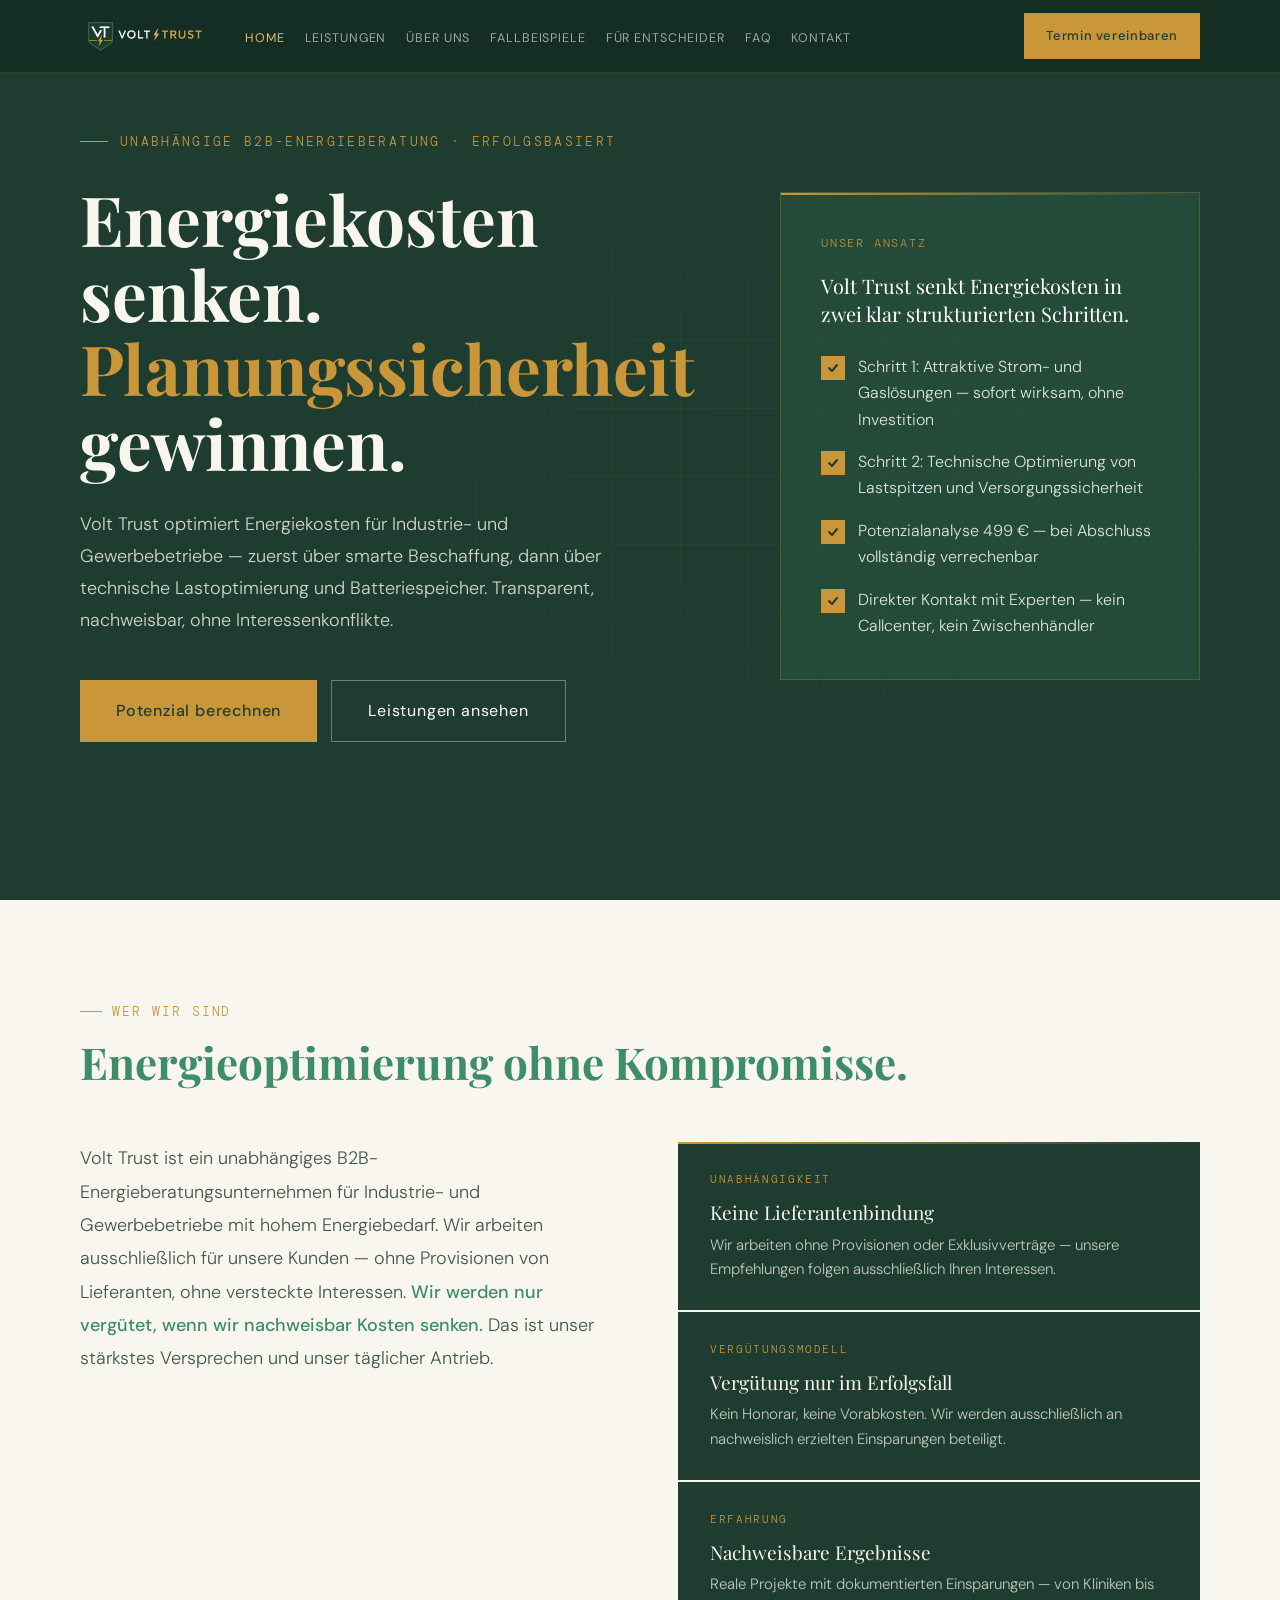
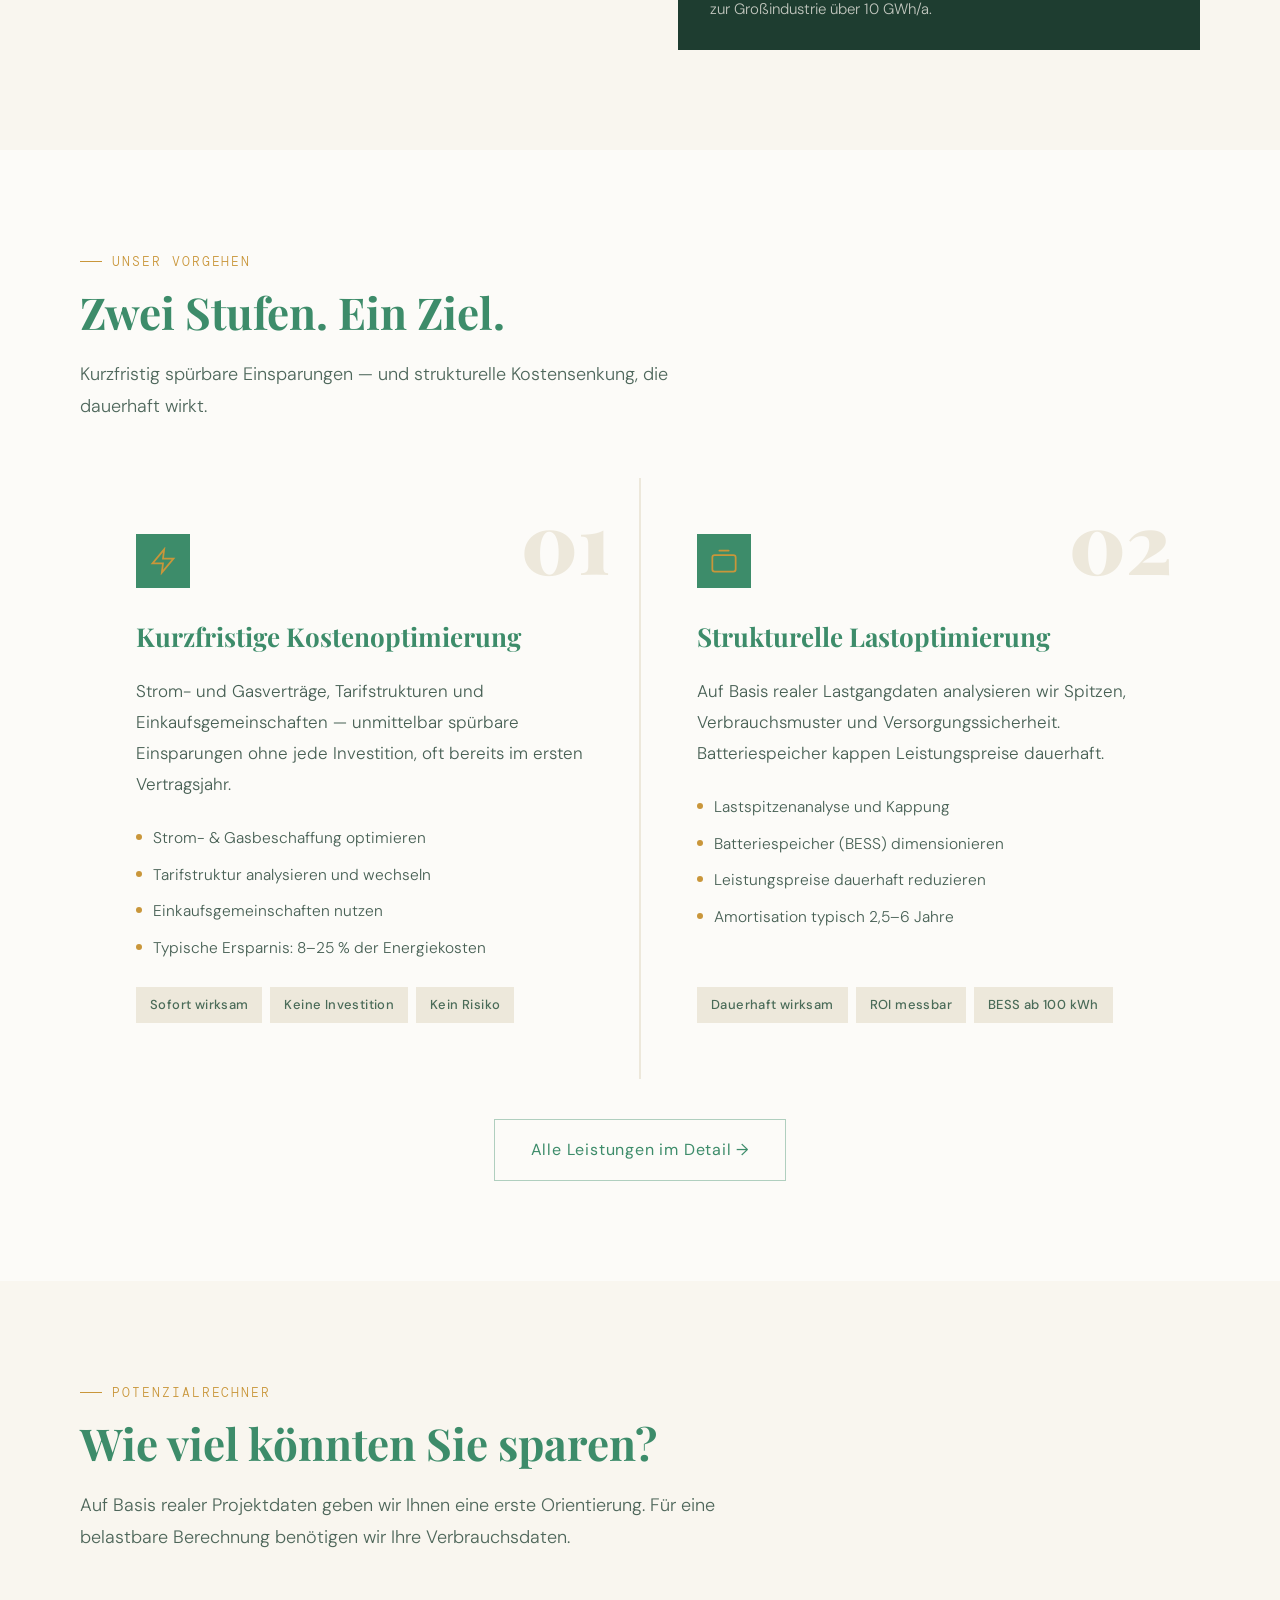
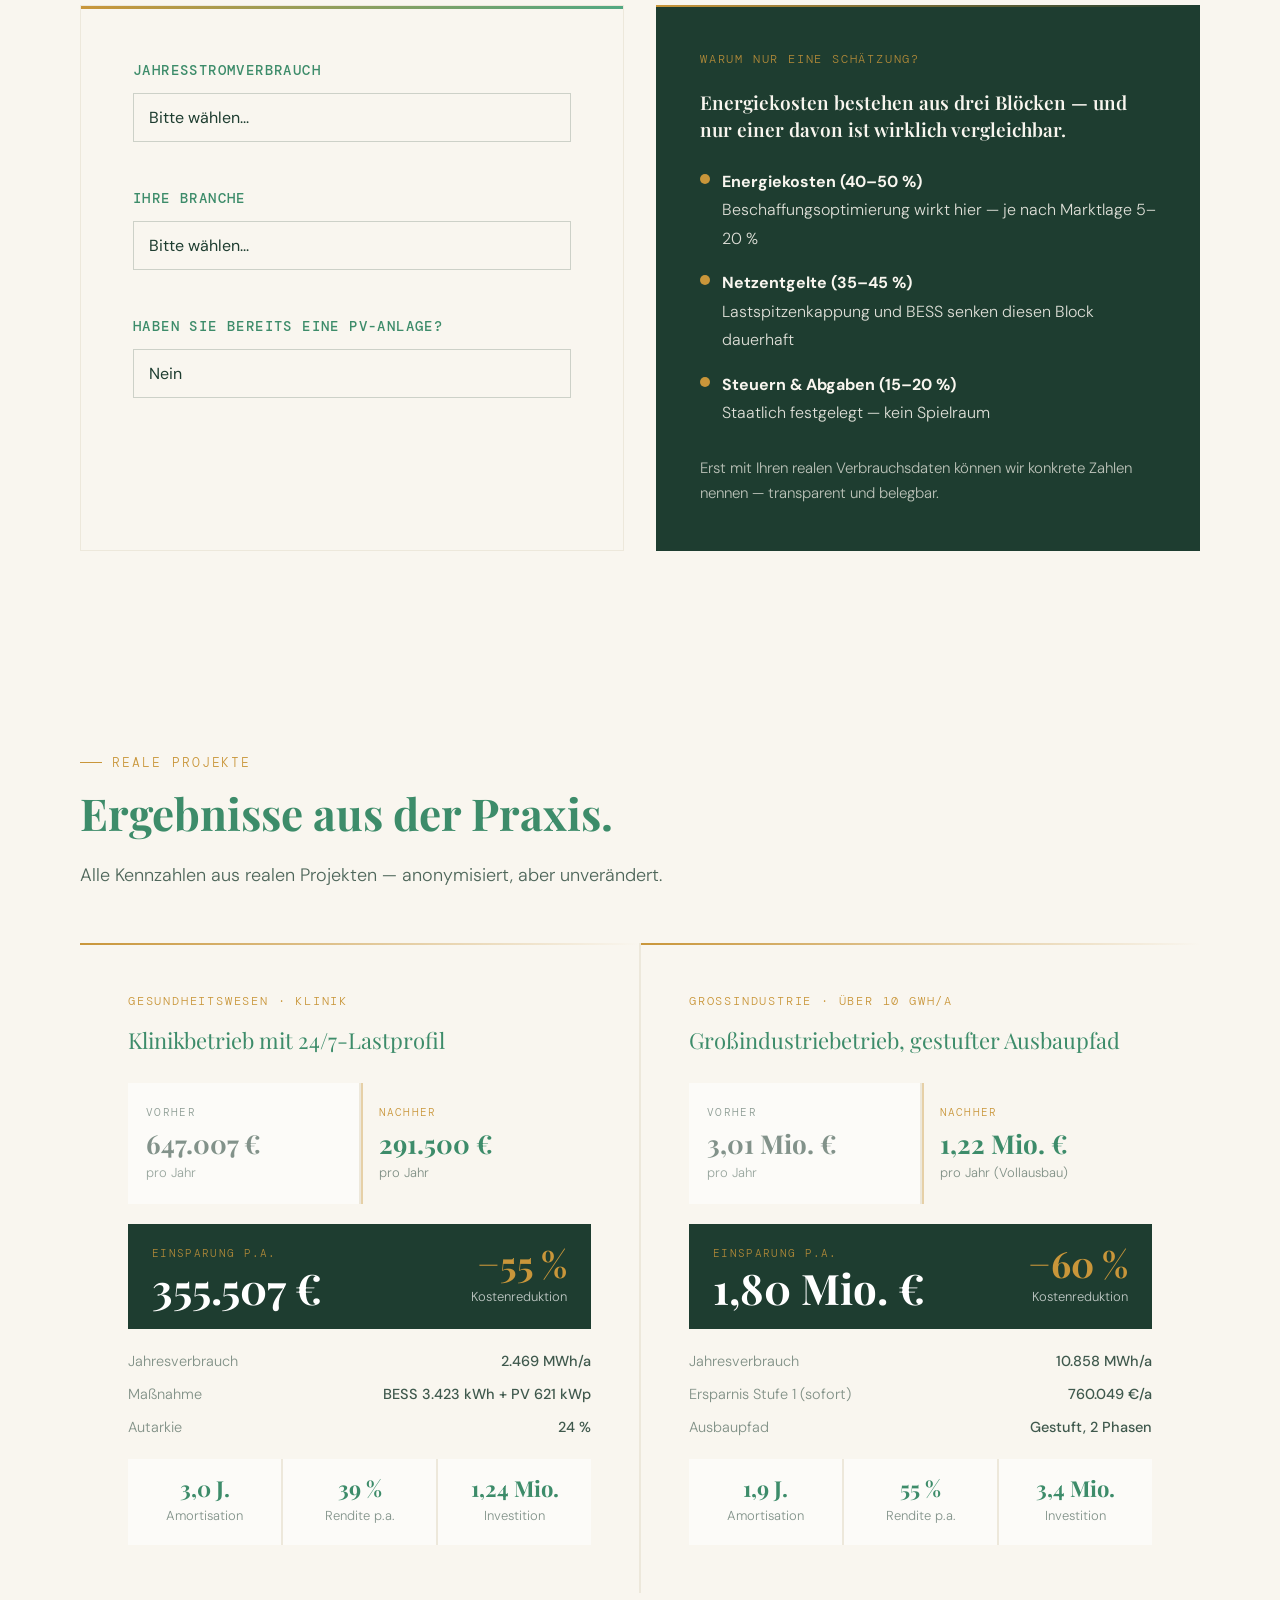
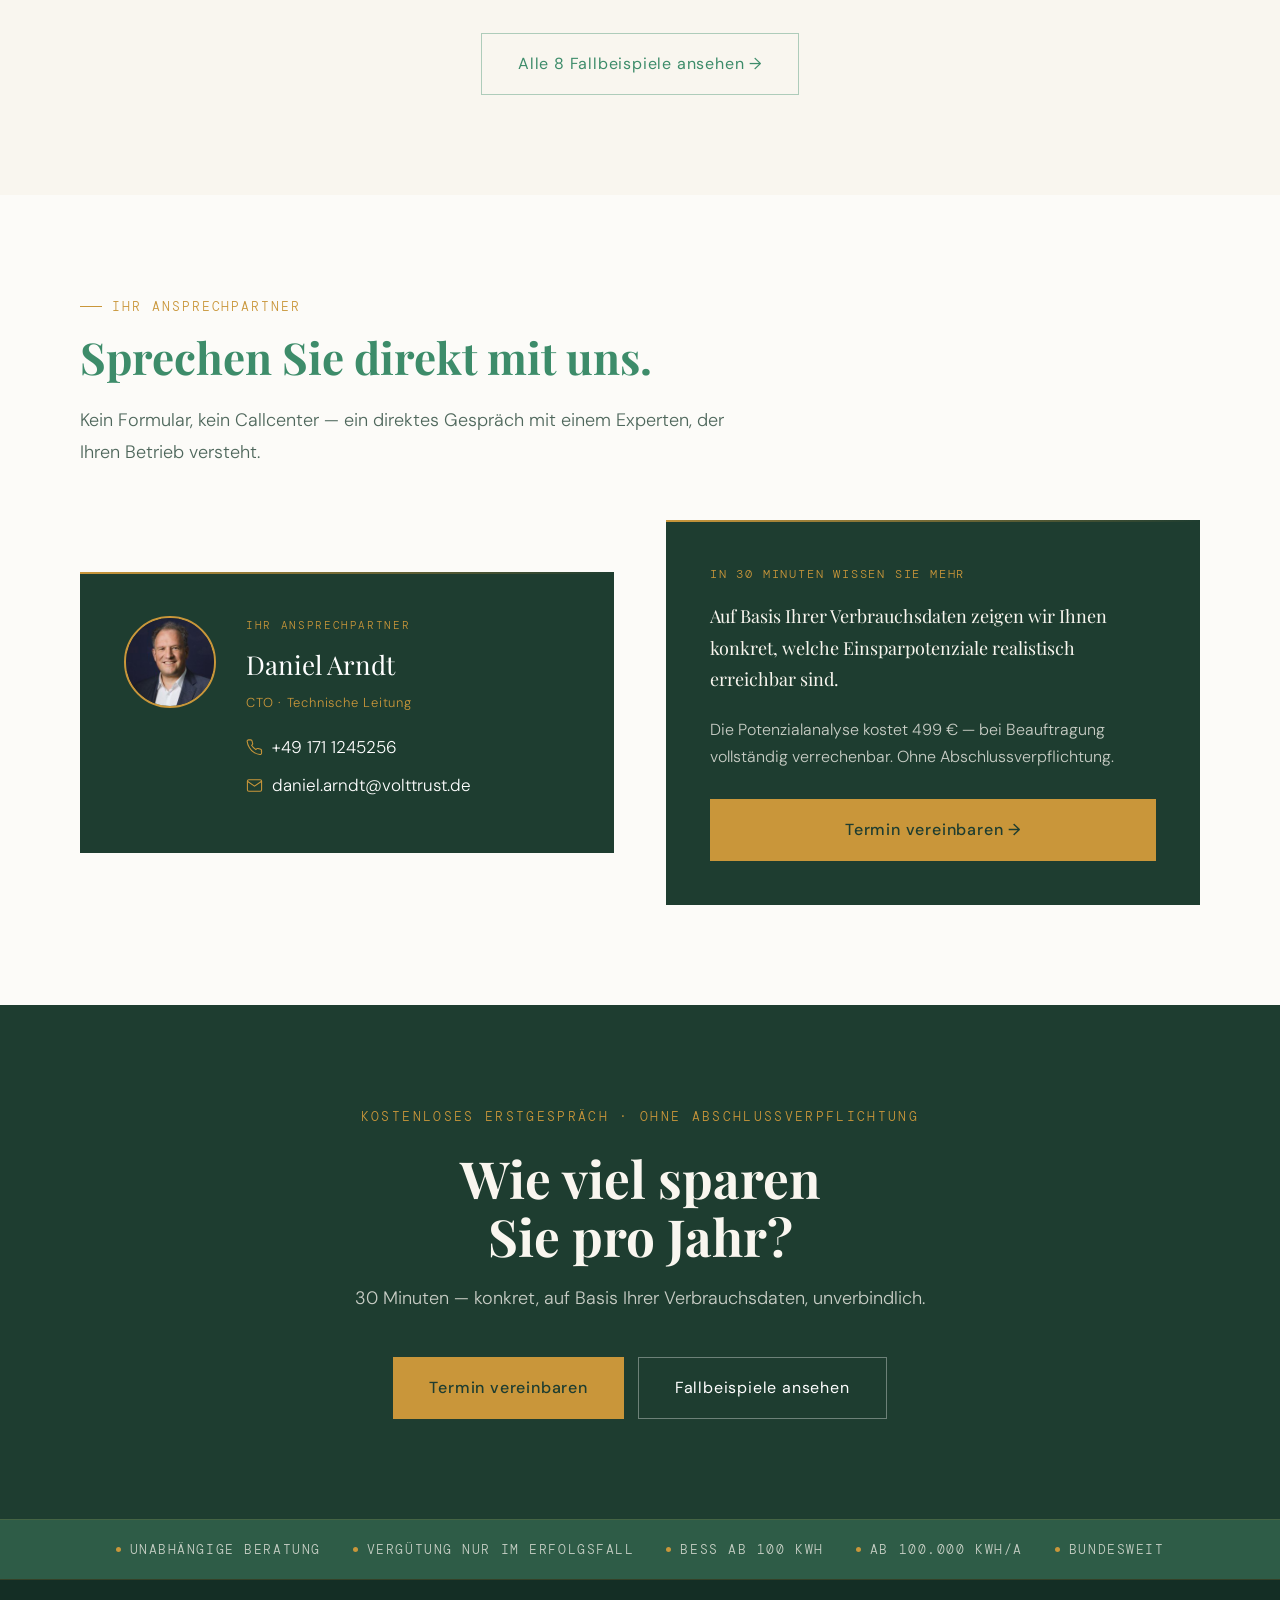
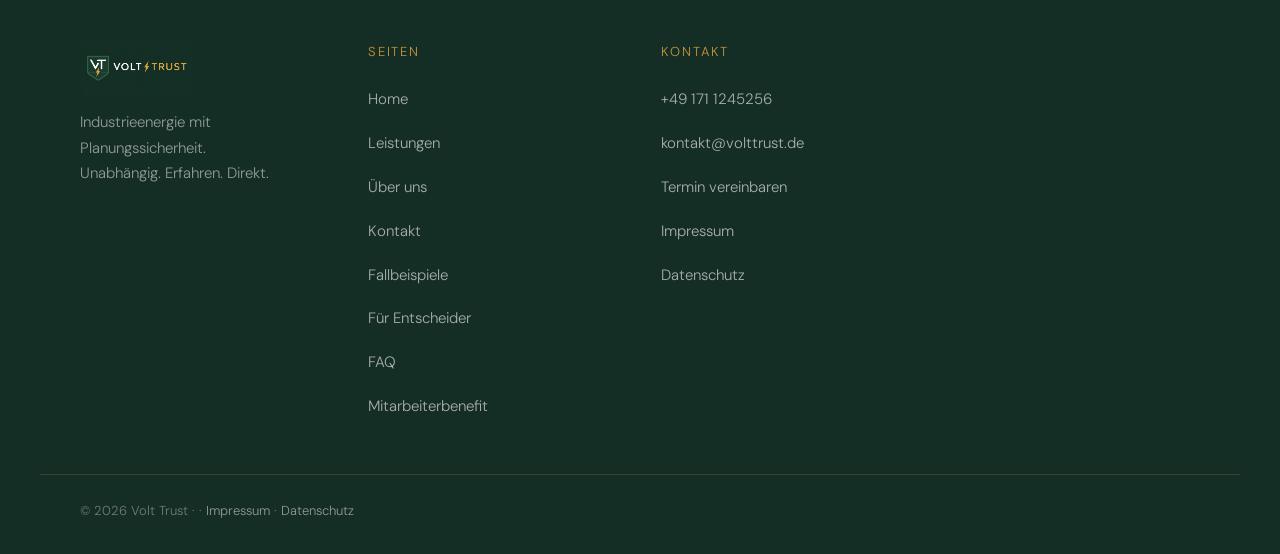
<file: index.html>
<!DOCTYPE html>
<html lang="de">
<head>
<meta charset="UTF-8">
<meta name="viewport" content="width=device-width, initial-scale=1.0">
<meta name="description" content="Volt Trust – Industrieenergie mit Planungssicherheit. Transparent, unabhängig, erfolgsbasiert.">
<title>Volt Trust – Industrieenergie mit Planungssicherheit</title>
<link rel="stylesheet" href="style.css">
<style>
/* ===== HERO ===== */
.hero{min-height:100vh;background:var(--ink);display:flex;align-items:center;position:relative;overflow:hidden;padding-top:72px}
.hero-grid{position:absolute;inset:0;background-image:linear-gradient(rgba(201,150,58,.06) 1px,transparent 1px),linear-gradient(90deg,rgba(201,150,58,.06) 1px,transparent 1px);background-size:68px 68px;mask-image:radial-gradient(ellipse 80% 70% at 65% 50%,black 10%,transparent 68%)}
.hero-glow{position:absolute;top:-200px;right:-140px;width:720px;height:720px;border-radius:50%;background:radial-gradient(ellipse,rgba(30,61,48,.45) 0%,transparent 70%);pointer-events:none}
.hero-content{position:relative;z-index:2;max-width:1200px;margin:0 auto;padding:0 40px;display:grid;grid-template-columns:1fr 420px;gap:76px;align-items:center}
.hero-eyebrow{font-family:'DM Mono',monospace;font-size:13px;letter-spacing:.18em;text-transform:uppercase;color:var(--gold);margin-bottom:28px;display:flex;align-items:center;gap:12px;animation:fadeUp .55s ease both}
.hero-eyebrow::before{content:'';display:block;width:28px;height:1px;background:var(--gold)}
.hero h1{font-family:'Playfair Display',serif;font-size:clamp(36px,5.4vw,72px);font-weight:700;line-height:1.08;color:var(--cream);margin-bottom:28px;animation:fadeUp .55s .1s ease both}
.hero h1 em{color:var(--gold);font-style:normal}
.hero-lead{font-size:18px;font-weight:300;line-height:1.78;color:rgba(249,246,239,.82);max-width:540px;margin-bottom:44px;animation:fadeUp .55s .2s ease both}
.hero-actions{display:flex;gap:14px;flex-wrap:wrap;animation:fadeUp .55s .3s ease both}
.hero-card{background:rgba(46,92,71,.45);border:1px solid rgba(201,150,58,.25);padding:40px;position:relative;animation:fadeUp .65s .15s ease both}
.hero-card::before{content:'';position:absolute;top:0;left:0;right:0;height:2px;background:linear-gradient(90deg,var(--gold),transparent)}
@keyframes fadeUp{from{opacity:0;transform:translateY(22px)}to{opacity:1;transform:translateY(0)}}

/* ===== WER WIR SIND ===== */
.wer-wir{background:var(--cream)}
.wer-grid{display:grid;grid-template-columns:1fr 1fr;gap:76px;align-items:start;margin-top:56px}
.wer-text p{font-size:18px;line-height:1.85;color:rgba(30,61,48,.85);margin-bottom:0}
.wer-text p strong{color:var(--green);font-weight:500}
.wer-box{background:var(--ink);padding:48px;position:relative}
.wer-box::before{content:'';position:absolute;top:0;left:0;right:0;height:2px;background:linear-gradient(90deg,var(--gold),transparent)}
.wer-box-label{font-family:'DM Mono',monospace;font-size:12px;letter-spacing:.15em;text-transform:uppercase;color:var(--gold);margin-bottom:18px}
.wer-box-title{font-family:'Playfair Display',serif;font-size:22px;color:#ffffff;margin-bottom:26px;line-height:1.4}
.wer-check{display:flex;flex-direction:column;gap:16px}
.wer-check-item{display:flex;gap:13px;align-items:flex-start}
.wer-check-badge{width:24px;height:24px;background:var(--gold);display:flex;align-items:center;justify-content:center;flex-shrink:0;margin-top:2px}
.wer-check-badge svg{width:12px;height:12px;stroke:var(--ink);fill:none;stroke-width:2;stroke-linecap:round;stroke-linejoin:round}
.wer-check-text{font-size:16px;color:rgba(255,255,255,.85);line-height:1.65}

/* ===== ZWEI STUFEN ===== */
.zwei-stufen{background:var(--mist)}
.stufen-grid{display:grid;grid-template-columns:1fr 1fr;gap:2px;background:var(--stone);margin-top:56px}
.stufe{background:var(--mist);padding:56px;position:relative;overflow:hidden;display:flex;flex-direction:column}
.stufe .stufe-detail{flex:1}
.stufe .tags{margin-top:26px}
.stufe::after{content:'';position:absolute;bottom:0;left:0;width:0;height:3px;background:var(--gold);transition:width .5s}
.stufe:hover::after{width:100%}
.stufe-num{font-family:'Playfair Display',serif;font-size:84px;font-weight:900;line-height:1;color:var(--stone);position:absolute;top:20px;right:28px}
.stufe-icon{width:54px;height:54px;background:var(--green);display:flex;align-items:center;justify-content:center;margin-bottom:26px}
.stufe-icon svg{width:28px;height:28px;stroke:var(--gold);fill:none;stroke-width:1.5;stroke-linecap:round}
.stufe-title{font-family:'Playfair Display',serif;font-size:26px;font-weight:700;color:var(--green);margin-bottom:16px}
.stufe-text{font-size:17px;line-height:1.82;color:rgba(30,61,48,.82);margin-bottom:26px}
.stufe-detail{display:flex;flex-direction:column;gap:11px}
.stufe-detail-item{display:flex;gap:11px;align-items:flex-start;font-size:15.5px;color:rgba(30,61,48,.82)}
.stufe-detail-item span:last-child{line-height:1.65}
.stufe-detail-dot{width:6px;height:6px;background:var(--gold);border-radius:50%;flex-shrink:0;margin-top:8px}

/* ===== CASES ===== */
.cases{background:var(--cream)}
.case-grid{display:grid;grid-template-columns:1fr 1fr;gap:2px;background:var(--stone);margin-top:52px}
.case-card{background:var(--cream);padding:48px;position:relative}
.case-card::before{content:'';position:absolute;top:0;left:0;right:0;height:2px;background:linear-gradient(90deg,var(--gold),transparent)}
.case-card-tag{font-family:'DM Mono',monospace;font-size:12px;letter-spacing:.15em;text-transform:uppercase;color:var(--gold);margin-bottom:14px}
.case-card-title{font-family:'Playfair Display',serif;font-size:22px;color:var(--green);margin-bottom:28px;line-height:1.3}
.case-metrics{display:flex;flex-direction:column;gap:10px;margin-bottom:24px;padding-bottom:24px;border-bottom:1px solid var(--stone)}
.case-metric{display:flex;justify-content:space-between;align-items:baseline}
.case-metric-label{font-size:15px;color:rgba(30,61,48,.6)}
.case-metric-val{font-size:16px;font-weight:500;color:rgba(30,61,48,.88)}
.case-saving{margin-bottom:22px}
.case-saving-label{font-family:'DM Mono',monospace;font-size:12px;letter-spacing:.12em;text-transform:uppercase;color:rgba(30,61,48,.6);margin-bottom:6px}
.case-saving-val{font-family:'Playfair Display',serif;font-size:38px;font-weight:700;color:var(--green);line-height:1}
.case-saving-sub{font-size:15px;color:var(--gold);margin-top:5px;font-weight:500}
.case-roi-row{display:flex;gap:2px;background:var(--stone)}
.case-roi-item{flex:1;background:var(--mist);padding:18px 12px;text-align:center}
.case-roi-val{font-family:'Playfair Display',serif;font-size:22px;font-weight:700;color:var(--green);display:block;line-height:1}
.case-roi-label{font-size:13px;color:rgba(30,61,48,.55);display:block;margin-top:5px}

/* ===== TRUST BAR (unten) ===== */
.trust-bar-bottom{background:var(--forest);border-top:1px solid rgba(201,150,58,.15);padding:18px 0}
.trust-bar-bottom .trust-inner{max-width:1200px;margin:0 auto;padding:0 40px;display:flex;flex-wrap:wrap;justify-content:center;align-items:center;gap:32px}
.trust-bar-bottom .trust-item{font-family:'DM Mono',monospace;font-size:13px;letter-spacing:.12em;text-transform:uppercase;color:rgba(249,246,239,.75);display:flex;align-items:center;gap:9px}
.trust-bar-bottom .trust-dot{width:5px;height:5px;border-radius:50%;background:var(--gold);flex-shrink:0}

/* ===== RECHNER ===== */
.rechner-wrap{width:100%;overflow:hidden}
.rechner-label{font-size:14px;font-family:'DM Mono',monospace;letter-spacing:.1em;text-transform:uppercase;color:var(--green);margin-bottom:10px;margin-top:22px}
.rechner-label:first-child{margin-top:0}
.rechner-select{width:100%;box-sizing:border-box;font-size:16px;padding:13px 15px;border:1px solid rgba(30,61,48,.2);background:var(--cream);color:var(--ink);font-family:'DM Sans',sans-serif;appearance:none;cursor:pointer}
.rechner-result{margin-top:28px;background:var(--ink);padding:32px;display:none}
.rechner-result.show{display:block}
.rechner-result-label{font-family:'DM Mono',monospace;font-size:12px;letter-spacing:.15em;text-transform:uppercase;color:var(--gold);margin-bottom:10px}
.rechner-result-range{font-family:'Playfair Display',serif;font-size:38px;font-weight:700;color:#ffffff;line-height:1;margin-bottom:14px}
.rechner-result-text{font-size:16px;color:rgba(249,246,239,.82);line-height:1.65;margin-bottom:20px}
.rechner-disclaimer{font-size:13px;color:rgba(249,246,239,.5);line-height:1.65;margin-top:16px;padding-top:16px;border-top:1px solid rgba(255,255,255,.1)}

/* ===== RECHNER GRID — Mobile Fix ===== */
.rechner-grid{display:grid;grid-template-columns:1fr 1fr;gap:32px;margin-top:52px}

/* ===== ANSP / CTA ===== */
.ansp-section{background:var(--mist)}
.ansp-inner{display:grid;grid-template-columns:1fr 1fr;gap:52px;align-items:center;margin-top:52px}
.cta-section{background:var(--ink)}
.cta-inner{text-align:center;max-width:680px;margin:0 auto}
.cta-eyebrow{font-family:'DM Mono',monospace;font-size:13px;letter-spacing:.18em;text-transform:uppercase;color:var(--gold);margin-bottom:22px}
.cta-title{font-family:'Playfair Display',serif;font-size:clamp(32px,4vw,52px);font-weight:700;color:var(--cream);line-height:1.12;margin-bottom:18px}
.cta-text{font-size:18px;line-height:1.76;color:rgba(249,246,239,.78);margin-bottom:42px}
.cta-actions{display:flex;gap:14px;justify-content:center;flex-wrap:wrap}

/* ===== SECTION GLOBALS ===== */
.section-label{font-family:'DM Mono',monospace;font-size:13px;letter-spacing:.15em;text-transform:uppercase;color:var(--gold);margin-bottom:14px}
.section-title{font-family:'Playfair Display',serif;font-size:clamp(28px,3.5vw,44px);font-weight:700;color:var(--green);line-height:1.12}
.section-title.light{color:var(--cream)}
.section-intro{font-size:18px;line-height:1.78;color:rgba(30,61,48,.78);max-width:660px;margin-top:16px}

/* ===== RESPONSIVE ===== */
@media(max-width:960px){
  .hero-content,.wer-grid,.stufen-grid,.case-grid,.ansp-inner,.rechner-grid{grid-template-columns:1fr}
  .hero-card{max-width:520px}
}
@media(max-width:600px){
  .hero-content{padding:0 20px}
  .hero h1{font-size:clamp(32px,8vw,48px)}
  .hero-lead{font-size:16px}
  .trust-bar-bottom .trust-inner{gap:16px}
  .rechner-grid{grid-template-columns:1fr}
}
</style>
</head>
<body>

<nav>
  <div class="nav-inner">
    <a href="index.html" class="nav-logo" style="background:none;">
      <img src="volt-trust-logo.png" alt="Volt Trust" style="height:64px;width:auto;display:block;">
    </a>
    <ul class="nav-links">
      <li><a href="index.html">Home</a></li>
      <li><a href="leistungen.html">Leistungen</a></li>
      <li><a href="ueber-uns.html">Über uns</a></li>
      <li><a href="fallbeispiele.html">Fallbeispiele</a></li>
      <li><a href="fuer-entscheider.html">Für Entscheider</a></li>
      <li><a href="faq.html">FAQ</a></li>
      <li><a href="kontakt.html">Kontakt</a></li>
    </ul>
    <a href="kontakt.html" class="nav-cta">Termin vereinbaren</a>
    <div class="nav-hamburger" id="hamburger"><span></span><span></span><span></span></div>
  </div>
</nav>
<div class="nav-mobile" id="navMobile">
  <a href="index.html">Home</a>
  <a href="leistungen.html">Leistungen</a>
  <a href="ueber-uns.html">Über uns</a>
  <a href="fallbeispiele.html">Fallbeispiele</a>
  <a href="fuer-entscheider.html">Für Entscheider</a>
  <a href="faq.html">FAQ</a>
  <a href="kontakt.html">Kontakt</a>
  <a href="kontakt.html" class="nav-cta">Termin vereinbaren</a>
</div>

<!-- 1 · HERO -->
<section class="hero">
  <div class="hero-grid"></div><div class="hero-glow"></div>
  <div class="hero-content">
    <div>
      <div class="hero-eyebrow">Unabhängige B2B-Energieberatung · Erfolgsbasiert</div>
      <h1>Energiekosten senken.<br><em>Planungssicherheit</em><br>gewinnen.</h1>
      <p class="hero-lead">Volt Trust optimiert Energiekosten für Industrie- und Gewerbebetriebe — zuerst über smarte Beschaffung, dann über technische Lastoptimierung und Batteriespeicher. Transparent, nachweisbar, ohne Interessenkonflikte.</p>
      <div class="hero-actions">
        <a href="#rechner" class="btn-primary">Potenzial berechnen</a>
        <a href="leistungen.html" class="btn-outline">Leistungen ansehen</a>
      </div>
    </div>
    <div class="hero-card">
      <div class="wer-box-label">Unser Ansatz</div>
      <div class="wer-box-title" style="font-family:'Playfair Display',serif;font-size:20px;color:#ffffff;margin-bottom:26px;line-height:1.4">Volt Trust senkt Energiekosten in zwei klar strukturierten Schritten.</div>
      <div class="wer-check">
        <div class="wer-check-item">
          <div class="wer-check-badge"><svg viewBox="0 0 12 12"><path d="M2 6 L5 9 L10 3"/></svg></div>
          <div class="wer-check-text">Schritt 1: Attraktive Strom- und Gaslösungen — sofort wirksam, ohne Investition</div>
        </div>
        <div class="wer-check-item">
          <div class="wer-check-badge"><svg viewBox="0 0 12 12"><path d="M2 6 L5 9 L10 3"/></svg></div>
          <div class="wer-check-text">Schritt 2: Technische Optimierung von Lastspitzen und Versorgungssicherheit</div>
        </div>
        <div class="wer-check-item">
          <div class="wer-check-badge"><svg viewBox="0 0 12 12"><path d="M2 6 L5 9 L10 3"/></svg></div>
          <div class="wer-check-text">Potenzialanalyse 499 € — bei Abschluss vollständig verrechenbar</div>
        </div>
        <div class="wer-check-item">
          <div class="wer-check-badge"><svg viewBox="0 0 12 12"><path d="M2 6 L5 9 L10 3"/></svg></div>
          <div class="wer-check-text">Direkter Kontakt mit Experten — kein Callcenter, kein Zwischenhändler</div>
        </div>
      </div>
    </div>
  </div>
</section>

<!-- 2 · WER WIR SIND -->
<section class="wer-wir">
  <div class="container">
    <div class="section-label">Wer wir sind</div>
    <h2 class="section-title">Energieoptimierung ohne Kompromisse.</h2>
    <div class="wer-grid">
      <div class="wer-text">
        <p>Volt Trust ist ein unabhängiges B2B-Energieberatungsunternehmen für Industrie- und Gewerbebetriebe mit hohem Energiebedarf. Wir arbeiten ausschließlich für unsere Kunden — ohne Provisionen von Lieferanten, ohne versteckte Interessen. <strong>Wir werden nur vergütet, wenn wir nachweisbar Kosten senken.</strong> Das ist unser stärkstes Versprechen und unser täglicher Antrieb.</p>
      </div>
      <div style="display:flex;flex-direction:column;gap:2px">
        <div style="background:var(--ink);padding:28px 32px;position:relative">
          <div style="position:absolute;top:0;left:0;right:0;height:2px;background:linear-gradient(90deg,var(--gold),transparent)"></div>
          <div style="font-family:'DM Mono',monospace;font-size:11px;letter-spacing:.15em;text-transform:uppercase;color:var(--gold);margin-bottom:10px">Unabhängigkeit</div>
          <div style="font-family:'Playfair Display',serif;font-size:19px;color:var(--cream);margin-bottom:8px;line-height:1.3">Keine Lieferantenbindung</div>
          <div style="font-size:15px;color:rgba(249,246,239,.75);line-height:1.65">Wir arbeiten ohne Provisionen oder Exklusivverträge — unsere Empfehlungen folgen ausschließlich Ihren Interessen.</div>
        </div>
        <div style="background:var(--ink);padding:28px 32px">
          <div style="font-family:'DM Mono',monospace;font-size:11px;letter-spacing:.15em;text-transform:uppercase;color:var(--gold);margin-bottom:10px">Vergütungsmodell</div>
          <div style="font-family:'Playfair Display',serif;font-size:19px;color:var(--cream);margin-bottom:8px;line-height:1.3">Vergütung nur im Erfolgsfall</div>
          <div style="font-size:15px;color:rgba(249,246,239,.75);line-height:1.65">Kein Honorar, keine Vorabkosten. Wir werden ausschließlich an nachweislich erzielten Einsparungen beteiligt.</div>
        </div>
        <div style="background:var(--ink);padding:28px 32px">
          <div style="font-family:'DM Mono',monospace;font-size:11px;letter-spacing:.15em;text-transform:uppercase;color:var(--gold);margin-bottom:10px">Erfahrung</div>
          <div style="font-family:'Playfair Display',serif;font-size:19px;color:var(--cream);margin-bottom:8px;line-height:1.3">Nachweisbare Ergebnisse</div>
          <div style="font-size:15px;color:rgba(249,246,239,.75);line-height:1.65">Reale Projekte mit dokumentierten Einsparungen — von Kliniken bis zur Großindustrie über 10 GWh/a.</div>
        </div>
      </div>
    </div>
  </div>
</section>

<!-- 3 · ZWEI STUFEN -->
<section class="zwei-stufen">
  <div class="container">
    <div class="section-label">Unser Vorgehen</div>
    <h2 class="section-title">Zwei Stufen. Ein Ziel.</h2>
    <p class="section-intro">Kurzfristig spürbare Einsparungen — und strukturelle Kostensenkung, die dauerhaft wirkt.</p>
    <div class="stufen-grid">
      <div class="stufe">
        <div class="stufe-num">01</div>
        <div class="stufe-icon"><svg viewBox="0 0 24 24"><path d="M13 2L3 14h9l-1 8 10-12h-9l1-8z"/></svg></div>
        <div class="stufe-title">Kurzfristige Kostenoptimierung</div>
        <p class="stufe-text">Strom- und Gasverträge, Tarifstrukturen und Einkaufsgemeinschaften — unmittelbar spürbare Einsparungen ohne jede Investition, oft bereits im ersten Vertragsjahr.</p>
        <div class="stufe-detail">
          <div class="stufe-detail-item"><span class="stufe-detail-dot"></span><span>Strom- &amp; Gasbeschaffung optimieren</span></div>
          <div class="stufe-detail-item"><span class="stufe-detail-dot"></span><span>Tarifstruktur analysieren und wechseln</span></div>
          <div class="stufe-detail-item"><span class="stufe-detail-dot"></span><span>Einkaufsgemeinschaften nutzen</span></div>
          <div class="stufe-detail-item"><span class="stufe-detail-dot"></span><span>Typische Ersparnis: 8–25 % der Energiekosten</span></div>
        </div>
        <div class="tags" style="margin-top:26px"><span class="tag">Sofort wirksam</span><span class="tag">Keine Investition</span><span class="tag">Kein Risiko</span></div>
      </div>
      <div class="stufe">
        <div class="stufe-num">02</div>
        <div class="stufe-icon"><svg viewBox="0 0 24 24"><rect x="2" y="7" width="20" height="14" rx="2"/><path d="M16 3H8"/></svg></div>
        <div class="stufe-title">Strukturelle Lastoptimierung</div>
        <p class="stufe-text">Auf Basis realer Lastgangdaten analysieren wir Spitzen, Verbrauchsmuster und Versorgungssicherheit. Batteriespeicher kappen Leistungspreise dauerhaft.</p>
        <div class="stufe-detail">
          <div class="stufe-detail-item"><span class="stufe-detail-dot"></span><span>Lastspitzenanalyse und Kappung</span></div>
          <div class="stufe-detail-item"><span class="stufe-detail-dot"></span><span>Batteriespeicher (BESS) dimensionieren</span></div>
          <div class="stufe-detail-item"><span class="stufe-detail-dot"></span><span>Leistungspreise dauerhaft reduzieren</span></div>
          <div class="stufe-detail-item"><span class="stufe-detail-dot"></span><span>Amortisation typisch 2,5–6 Jahre</span></div>
        </div>
        <div class="tags" style="margin-top:26px"><span class="tag">Dauerhaft wirksam</span><span class="tag">ROI messbar</span><span class="tag">BESS ab 100 kWh</span></div>
      </div>
    </div>
    <div style="text-align:center;margin-top:40px"><a href="leistungen.html" class="btn-outline dark">Alle Leistungen im Detail →</a></div>
  </div>
</section>

<!-- 4 · POTENZIALRECHNER -->
<section id="rechner" style="background:var(--cream)">
  <div class="container">
    <div class="section-label">Potenzialrechner</div>
    <h2 class="section-title">Wie viel könnten Sie sparen?</h2>
    <p class="section-intro">Auf Basis realer Projektdaten geben wir Ihnen eine erste Orientierung. Für eine belastbare Berechnung benötigen wir Ihre Verbrauchsdaten.</p>
    <div class="rechner-grid">
      <div class="rechner-wrap">
        <div class="rechner-label">Jahresstromverbrauch</div>
        <select class="rechner-select" id="rVerbrauch" onchange="calcPotenzial()">
          <option value="">Bitte wählen...</option>
          <option value="klein">100.000 – 300.000 kWh/a</option>
          <option value="mittel">300.000 – 1.000.000 kWh/a</option>
          <option value="gross">1.000.000 – 5.000.000 kWh/a</option>
          <option value="xl">über 5.000.000 kWh/a</option>
        </select>
        <div class="rechner-label">Ihre Branche</div>
        <select class="rechner-select" id="rBranche" onchange="calcPotenzial()">
          <option value="">Bitte wählen...</option>
          <option value="prod">Produktion / Metallverarbeitung / Kunststoff</option>
          <option value="food">Lebensmittel / Brauerei / Chemie</option>
          <option value="health">Gesundheitswesen / Krankenhaus / Pflege</option>
          <option value="logistik">Logistik / Kühlung / Lager</option>
          <option value="gebaeude">Großgebäude / Hotel / Bad / EKZ</option>
          <option value="filiale">Mehrstandorte / Filialstruktur</option>
          <option value="andere">Andere</option>
        </select>
        <div class="rechner-label">Haben Sie bereits eine PV-Anlage?</div>
        <select class="rechner-select" id="rPV" onchange="calcPotenzial()">
          <option value="nein">Nein</option>
          <option value="ja">Ja</option>
          <option value="geplant">Geplant</option>
        </select>
        <div id="rechnerResult" class="rechner-result">
          <div class="rechner-result-label">Geschätzte Ersparnis p.a.</div>
          <div class="rechner-result-range" id="rRange">–</div>
          <div class="rechner-result-text" id="rText">–</div>
          <a href="kontakt.html" class="btn-primary" style="width:100%;text-align:center;display:block;margin-top:20px">Jetzt genaue Berechnung anfragen →</a>
          <div class="rechner-disclaimer">Diese Schätzung basiert auf Richtwerten aus realen, abgeschlossenen Projekten und dient ausschließlich zur ersten Orientierung. Tatsächliche Einsparpotenziale hängen von Ihrem individuellen Verbrauchsprofil, bestehenden Verträgen und technischen Gegebenheiten ab — und werden in der Potenzialanalyse belastbar berechnet.</div>
        </div>
      </div>
      <div>
        <div style="background:var(--ink);padding:44px;position:relative;height:100%;box-sizing:border-box">
          <div style="position:absolute;top:0;left:0;right:0;height:2px;background:linear-gradient(90deg,var(--gold),transparent)"></div>
          <div style="font-family:'DM Mono',monospace;font-size:12px;letter-spacing:.15em;text-transform:uppercase;color:var(--gold);opacity:.85;margin-bottom:18px">Warum nur eine Schätzung?</div>
          <p style="font-size:19px;font-family:'Playfair Display',serif;color:var(--cream);margin-bottom:24px;line-height:1.45;font-weight:600">Energiekosten bestehen aus drei Blöcken — und nur einer davon ist wirklich vergleichbar.</p>
          <div style="display:flex;flex-direction:column;gap:16px;margin-bottom:28px">
            <div style="display:flex;gap:12px"><div style="width:10px;height:10px;background:var(--gold);border-radius:50%;flex-shrink:0;margin-top:6px"></div><div style="font-size:16px;color:rgba(249,246,239,.88)"><strong style="color:var(--cream)">Energiekosten (40–50 %)</strong><br>Beschaffungsoptimierung wirkt hier — je nach Marktlage 5–20 %</div></div>
            <div style="display:flex;gap:12px"><div style="width:10px;height:10px;background:var(--gold);border-radius:50%;flex-shrink:0;margin-top:6px"></div><div style="font-size:16px;color:rgba(249,246,239,.88)"><strong style="color:var(--cream)">Netzentgelte (35–45 %)</strong><br>Lastspitzenkappung und BESS senken diesen Block dauerhaft</div></div>
            <div style="display:flex;gap:12px"><div style="width:10px;height:10px;background:var(--gold);border-radius:50%;flex-shrink:0;margin-top:6px"></div><div style="font-size:16px;color:rgba(249,246,239,.88)"><strong style="color:var(--cream)">Steuern &amp; Abgaben (15–20 %)</strong><br>Staatlich festgelegt — kein Spielraum</div></div>
          </div>
          <p style="font-size:15px;color:rgba(249,246,239,.72);line-height:1.7">Erst mit Ihren realen Verbrauchsdaten können wir konkrete Zahlen nennen — transparent und belegbar.</p>
        </div>
      </div>
    </div>
  </div>
</section>

<!-- 5 · FALLBEISPIELE -->
<section class="cases">
  <div class="container">
    <div class="section-label">Reale Projekte</div>
    <h2 class="section-title">Ergebnisse aus der Praxis.</h2>
    <p class="section-intro">Alle Kennzahlen aus realen Projekten — anonymisiert, aber unverändert.</p>
    <div class="case-grid">
      <div class="case-card">
        <div class="case-card-tag">Gesundheitswesen · Klinik</div>
        <div class="case-card-title">Klinikbetrieb mit 24/7-Lastprofil</div>
        <div style="display:grid;grid-template-columns:1fr 1fr;gap:2px;background:var(--stone);margin-bottom:20px">
          <div style="background:var(--mist);padding:20px 18px">
            <div style="font-family:'DM Mono',monospace;font-size:11px;letter-spacing:.12em;text-transform:uppercase;color:rgba(30,61,48,.5);margin-bottom:8px">Vorher</div>
            <div style="font-family:'Playfair Display',serif;font-size:26px;font-weight:700;color:rgba(30,61,48,.55);line-height:1">647.007 €</div>
            <div style="font-size:13px;color:rgba(30,61,48,.45);margin-top:4px">pro Jahr</div>
          </div>
          <div style="background:var(--cream);padding:20px 18px;position:relative">
            <div style="position:absolute;top:0;left:0;bottom:0;width:2px;background:var(--gold);opacity:.4"></div>
            <div style="font-family:'DM Mono',monospace;font-size:11px;letter-spacing:.12em;text-transform:uppercase;color:var(--gold);margin-bottom:8px">Nachher</div>
            <div style="font-family:'Playfair Display',serif;font-size:26px;font-weight:700;color:var(--green);line-height:1">291.500 €</div>
            <div style="font-size:13px;color:rgba(30,61,48,.55);margin-top:4px">pro Jahr</div>
          </div>
        </div>
        <div style="background:var(--ink);padding:20px 24px;margin-bottom:20px;display:flex;align-items:center;justify-content:space-between">
          <div>
            <div style="font-family:'DM Mono',monospace;font-size:11px;letter-spacing:.12em;text-transform:uppercase;color:var(--gold);opacity:.85;margin-bottom:4px">Einsparung p.a.</div>
            <div style="font-family:'Playfair Display',serif;font-size:42px;font-weight:700;color:#ffffff;line-height:1">355.507 €</div>
          </div>
          <div style="text-align:right">
            <div style="font-family:'Playfair Display',serif;font-size:36px;font-weight:700;color:var(--gold);line-height:1">−55 %</div>
            <div style="font-size:13px;color:rgba(255,255,255,.72);margin-top:4px">Kostenreduktion</div>
          </div>
        </div>
        <div style="display:flex;flex-direction:column;gap:7px;margin-bottom:18px">
          <div style="display:flex;justify-content:space-between;font-size:14.5px">
            <span style="color:rgba(30,61,48,.55)">Jahresverbrauch</span>
            <span style="color:rgba(30,61,48,.85);font-weight:500">2.469 MWh/a</span>
          </div>
          <div style="display:flex;justify-content:space-between;font-size:14.5px">
            <span style="color:rgba(30,61,48,.55)">Maßnahme</span>
            <span style="color:rgba(30,61,48,.85);font-weight:500">BESS 3.423 kWh + PV 621 kWp</span>
          </div>
          <div style="display:flex;justify-content:space-between;font-size:14.5px">
            <span style="color:rgba(30,61,48,.55)">Autarkie</span>
            <span style="color:rgba(30,61,48,.85);font-weight:500">24 %</span>
          </div>
        </div>
        <div class="case-roi-row">
          <div class="case-roi-item"><span class="case-roi-val">3,0 J.</span><span class="case-roi-label">Amortisation</span></div>
          <div class="case-roi-item"><span class="case-roi-val">39 %</span><span class="case-roi-label">Rendite p.a.</span></div>
          <div class="case-roi-item"><span class="case-roi-val">1,24 Mio.</span><span class="case-roi-label">Investition</span></div>
        </div>
      </div>

      <div class="case-card">
        <div class="case-card-tag">Großindustrie · über 10 GWh/a</div>
        <div class="case-card-title">Großindustriebetrieb, gestufter Ausbaupfad</div>
        <div style="display:grid;grid-template-columns:1fr 1fr;gap:2px;background:var(--stone);margin-bottom:20px">
          <div style="background:var(--mist);padding:20px 18px">
            <div style="font-family:'DM Mono',monospace;font-size:11px;letter-spacing:.12em;text-transform:uppercase;color:rgba(30,61,48,.5);margin-bottom:8px">Vorher</div>
            <div style="font-family:'Playfair Display',serif;font-size:26px;font-weight:700;color:rgba(30,61,48,.55);line-height:1">3,01 Mio. €</div>
            <div style="font-size:13px;color:rgba(30,61,48,.45);margin-top:4px">pro Jahr</div>
          </div>
          <div style="background:var(--cream);padding:20px 18px;position:relative">
            <div style="position:absolute;top:0;left:0;bottom:0;width:2px;background:var(--gold);opacity:.4"></div>
            <div style="font-family:'DM Mono',monospace;font-size:11px;letter-spacing:.12em;text-transform:uppercase;color:var(--gold);margin-bottom:8px">Nachher</div>
            <div style="font-family:'Playfair Display',serif;font-size:26px;font-weight:700;color:var(--green);line-height:1">1,22 Mio. €</div>
            <div style="font-size:13px;color:rgba(30,61,48,.55);margin-top:4px">pro Jahr (Vollausbau)</div>
          </div>
        </div>
        <div style="background:var(--ink);padding:20px 24px;margin-bottom:20px;display:flex;align-items:center;justify-content:space-between">
          <div>
            <div style="font-family:'DM Mono',monospace;font-size:11px;letter-spacing:.12em;text-transform:uppercase;color:var(--gold);opacity:.85;margin-bottom:4px">Einsparung p.a.</div>
            <div style="font-family:'Playfair Display',serif;font-size:42px;font-weight:700;color:#ffffff;line-height:1">1,80 Mio. €</div>
          </div>
          <div style="text-align:right">
            <div style="font-family:'Playfair Display',serif;font-size:36px;font-weight:700;color:var(--gold);line-height:1">−60 %</div>
            <div style="font-size:13px;color:rgba(255,255,255,.72);margin-top:4px">Kostenreduktion</div>
          </div>
        </div>
        <div style="display:flex;flex-direction:column;gap:7px;margin-bottom:18px">
          <div style="display:flex;justify-content:space-between;font-size:14.5px">
            <span style="color:rgba(30,61,48,.55)">Jahresverbrauch</span>
            <span style="color:rgba(30,61,48,.85);font-weight:500">10.858 MWh/a</span>
          </div>
          <div style="display:flex;justify-content:space-between;font-size:14.5px">
            <span style="color:rgba(30,61,48,.55)">Ersparnis Stufe 1 (sofort)</span>
            <span style="color:rgba(30,61,48,.85);font-weight:500">760.049 €/a</span>
          </div>
          <div style="display:flex;justify-content:space-between;font-size:14.5px">
            <span style="color:rgba(30,61,48,.55)">Ausbaupfad</span>
            <span style="color:rgba(30,61,48,.85);font-weight:500">Gestuft, 2 Phasen</span>
          </div>
        </div>
        <div class="case-roi-row">
          <div class="case-roi-item"><span class="case-roi-val">1,9 J.</span><span class="case-roi-label">Amortisation</span></div>
          <div class="case-roi-item"><span class="case-roi-val">55 %</span><span class="case-roi-label">Rendite p.a.</span></div>
          <div class="case-roi-item"><span class="case-roi-val">3,4 Mio.</span><span class="case-roi-label">Investition</span></div>
        </div>
      </div>
    </div>
    <div style="text-align:center;margin-top:40px">
      <a href="fallbeispiele.html" class="btn-outline dark">Alle 8 Fallbeispiele ansehen →</a>
    </div>
  </div>
</section>

<!-- 6 · ANSPRECHPARTNER + CTA -->
<section class="ansp-section">
  <div class="container">
    <div class="section-label">Ihr Ansprechpartner</div>
    <h2 class="section-title">Sprechen Sie direkt mit uns.</h2>
    <p class="section-intro">Kein Formular, kein Callcenter — ein direktes Gespräch mit einem Experten, der Ihren Betrieb versteht.</p>
    <div class="ansp-inner">
      <div class="contact-person">
        <img src="daniel-arndt.png" alt="Daniel Arndt, CTO Volt Trust" class="contact-person-photo">
        <div>
          <div class="contact-person-label">Ihr Ansprechpartner</div>
          <div class="contact-person-name" style="color:#ffffff">Daniel Arndt</div>
          <div class="contact-person-role" style="color:var(--gold);font-size:13px;letter-spacing:.06em;text-transform:none">CTO · Technische Leitung</div>
          <a href="tel:+491711245256" class="contact-person-tel" style="color:#ffffff">
            <svg viewBox="0 0 24 24" style="stroke:var(--gold);fill:none;stroke-width:1.5;stroke-linecap:round"><path d="M22 16.92v3a2 2 0 0 1-2.18 2 19.79 19.79 0 0 1-8.63-3.07A19.5 19.5 0 0 1 4.69 12 19.79 19.79 0 0 1 1.63 3.4 2 2 0 0 1 3.6 1.22h3a2 2 0 0 1 2 1.72c.127.96.361 1.903.7 2.81a2 2 0 0 1-.45 2.11L7.91 8.91a16 16 0 0 0 6 6l.96-.96a2 2 0 0 1 2.11-.45c.907.339 1.85.573 2.81.7A2 2 0 0 1 21.73 16.92z"/></svg>
            +49 171 1245256
          </a>
          <a href="mailto:daniel.arndt@volttrust.de" class="contact-person-tel" style="color:#ffffff;margin-top:8px">
            <svg viewBox="0 0 24 24" style="stroke:var(--gold);fill:none;stroke-width:1.5;stroke-linecap:round"><path d="M4 4h16c1.1 0 2 .9 2 2v12c0 1.1-.9 2-2 2H4c-1.1 0-2-.9-2-2V6c0-1.1.9-2 2-2z"/><polyline points="22,6 12,13 2,6"/></svg>
            daniel.arndt@volttrust.de
          </a>
        </div>
      </div>
      <div>
        <div style="background:var(--ink);padding:44px;position:relative">
          <div style="position:absolute;top:0;left:0;right:0;height:2px;background:linear-gradient(90deg,var(--gold),transparent)"></div>
          <div style="font-family:'DM Mono',monospace;font-size:12px;letter-spacing:.15em;text-transform:uppercase;color:var(--gold);margin-bottom:16px">In 30 Minuten wissen Sie mehr</div>
          <p style="font-size:18px;line-height:1.75;color:var(--cream);margin-bottom:20px;font-family:'Playfair Display',serif">Auf Basis Ihrer Verbrauchsdaten zeigen wir Ihnen konkret, welche Einsparpotenziale realistisch erreichbar sind.</p>
          <p style="font-size:16px;line-height:1.72;color:rgba(249,246,239,.78);margin-bottom:28px">Die Potenzialanalyse kostet 499 € — bei Beauftragung vollständig verrechenbar. Ohne Abschlussverpflichtung.</p>
          <a href="kontakt.html" class="btn-primary" style="width:100%;text-align:center;display:block">Termin vereinbaren →</a>
        </div>
      </div>
    </div>
  </div>
</section>

<!-- CTA -->
<section class="cta-section">
  <div class="container">
    <div class="cta-inner">
      <div class="cta-eyebrow" style="color:var(--gold)">Kostenloses Erstgespräch · Ohne Abschlussverpflichtung</div>
      <h2 class="cta-title serif">Wie viel sparen<br>Sie pro Jahr?</h2>
      <p class="cta-text">30 Minuten — konkret, auf Basis Ihrer Verbrauchsdaten, unverbindlich.</p>
      <div class="cta-actions">
        <a href="kontakt.html" class="btn-primary">Termin vereinbaren</a>
        <a href="fallbeispiele.html" class="btn-outline">Fallbeispiele ansehen</a>
      </div>
    </div>
  </div>
</section>

<!-- TRUST BAR (unten, vor Footer) -->
<div class="trust-bar-bottom">
  <div class="trust-inner">
    <div class="trust-item"><span class="trust-dot"></span>Unabhängige Beratung</div>
    <div class="trust-item"><span class="trust-dot"></span>Vergütung nur im Erfolgsfall</div>
    <div class="trust-item"><span class="trust-dot"></span>BESS ab 100 kWh</div>
    <div class="trust-item"><span class="trust-dot"></span>Ab 100.000 kWh/a</div>
    <div class="trust-item"><span class="trust-dot"></span>Bundesweit</div>
  </div>
</div>

<footer>
  <div class="footer-top">
    <div>
      <div style="margin-bottom:14px">
        <img src="volt-trust-logo.png" alt="Volt Trust" style="height:56px;width:auto;display:block;">
      </div>
      <p class="footer-tagline">Industrieenergie mit Planungssicherheit.<br>Unabhängig. Erfahren. Direkt.</p>
    </div>
    <div>
      <div class="footer-col-title">Seiten</div>
      <ul class="footer-links">
        <li><a href="index.html">Home</a></li>
        <li><a href="leistungen.html">Leistungen</a></li>
        <li><a href="ueber-uns.html">Über uns</a></li>
        <li><a href="kontakt.html">Kontakt</a></li>
        <li><a href="fallbeispiele.html">Fallbeispiele</a></li>
        <li><a href="fuer-entscheider.html">Für Entscheider</a></li>
        <li><a href="faq.html">FAQ</a></li>
        <li><a href="mitarbeiterbenefit.html">Mitarbeiterbenefit</a></li>
      </ul>
    </div>
    <div>
      <div class="footer-col-title">Kontakt</div>
      <ul class="footer-links">
        <li><a href="tel:+491711245256">+49 171 1245256</a></li>
        <li><a href="mailto:kontakt@volttrust.de">kontakt@volttrust.de</a></li>
        <li><a href="kontakt.html">Termin vereinbaren</a></li>
        <li><a href="impressum.html">Impressum</a></li>
        <li><a href="datenschutz.html">Datenschutz</a></li>
      </ul>
    </div>
  </div>
  <div class="footer-bottom">
    <span class="footer-copy">© 2026 Volt Trust ·    <span class="footer-sep"> · </span>
    <a href="impressum.html">Impressum</a>
    <span class="footer-sep"> · </span>
    <a href="datenschutz.html">Datenschutz</a>
  </div>
</footer>

<script src="main.js"></script>
<script>
function calcPotenzial() {
  var verbrauch = document.getElementById('rVerbrauch').value;
  var branche   = document.getElementById('rBranche').value;
  var pv        = document.getElementById('rPV').value;
  var result    = document.getElementById('rechnerResult');
  var rRange    = document.getElementById('rRange');
  var rText     = document.getElementById('rText');

  if (!verbrauch || !branche) {
    result.classList.remove('show');
    return;
  }

  // Basiswerte aus realen Projekten (€ p.a.)
  var basis = {
    klein:  { min: 8000,   max: 25000  },
    mittel: { min: 25000,  max: 120000 },
    gross:  { min: 80000,  max: 500000 },
    xl:     { min: 300000, max: 1800000 }
  };

  // Branchen-Faktor
  var faktor = {
    prod:     1.25,
    food:     1.10,
    health:   1.20,
    logistik: 1.15,
    gebaeude: 1.05,
    filiale:  1.10,
    andere:   1.00
  };

  // PV-Bonus (Arbitrage-Potenzial)
  var pvBonus = (pv === 'ja') ? 1.12 : (pv === 'geplant') ? 1.06 : 1.00;

  var b   = basis[verbrauch];
  var f   = faktor[branche] || 1.0;
  var min = Math.round(b.min * f * pvBonus / 1000) * 1000;
  var max = Math.round(b.max * f * pvBonus / 1000) * 1000;

  function fmt(n) {
    return n >= 1000000
      ? (n / 1000000).toFixed(1).replace('.', ',') + ' Mio. €'
      : n.toLocaleString('de-DE') + ' €';
  }

  // Branchen-Kontexttext
  var texte = {
    prod:     'Produktionsbetriebe mit messbaren Lastspitzen erzielen durch Beschaffungsoptimierung und Lastmanagement typischerweise die höchsten Einsparungen.',
    food:     'In der Lebensmittel- und Chemieindustrie liegen die größten Hebel bei Netzentgelten und dynamischer Beschaffung.',
    health:   'Kliniken und Pflegeeinrichtungen profitieren besonders von stabiler 24/7-Versorgung kombiniert mit Lastoptimierung.',
    logistik: 'Kühl- und Lagerbetriebe haben durch steuerbare Lasten ein überdurchschnittliches Optimierungspotenzial.',
    gebaeude: 'Großgebäude mit hoher Grundlast profitieren vor allem von Tarifoptimierung und Lastspitzenkappung.',
    filiale:  'Mehrstandortstrukturen ermöglichen gebündelte Beschaffung mit deutlichen Mengenvorteilen.',
    andere:   'Auch in Ihrer Branche lassen sich durch Tarifoptimierung und Lastanalyse relevante Einsparungen erzielen.'
  };

  rRange.textContent = fmt(min) + ' – ' + fmt(max);
  rText.textContent  = texte[branche] || '';
  result.classList.add('show');
}
</script>
</body>
</html>
</file>
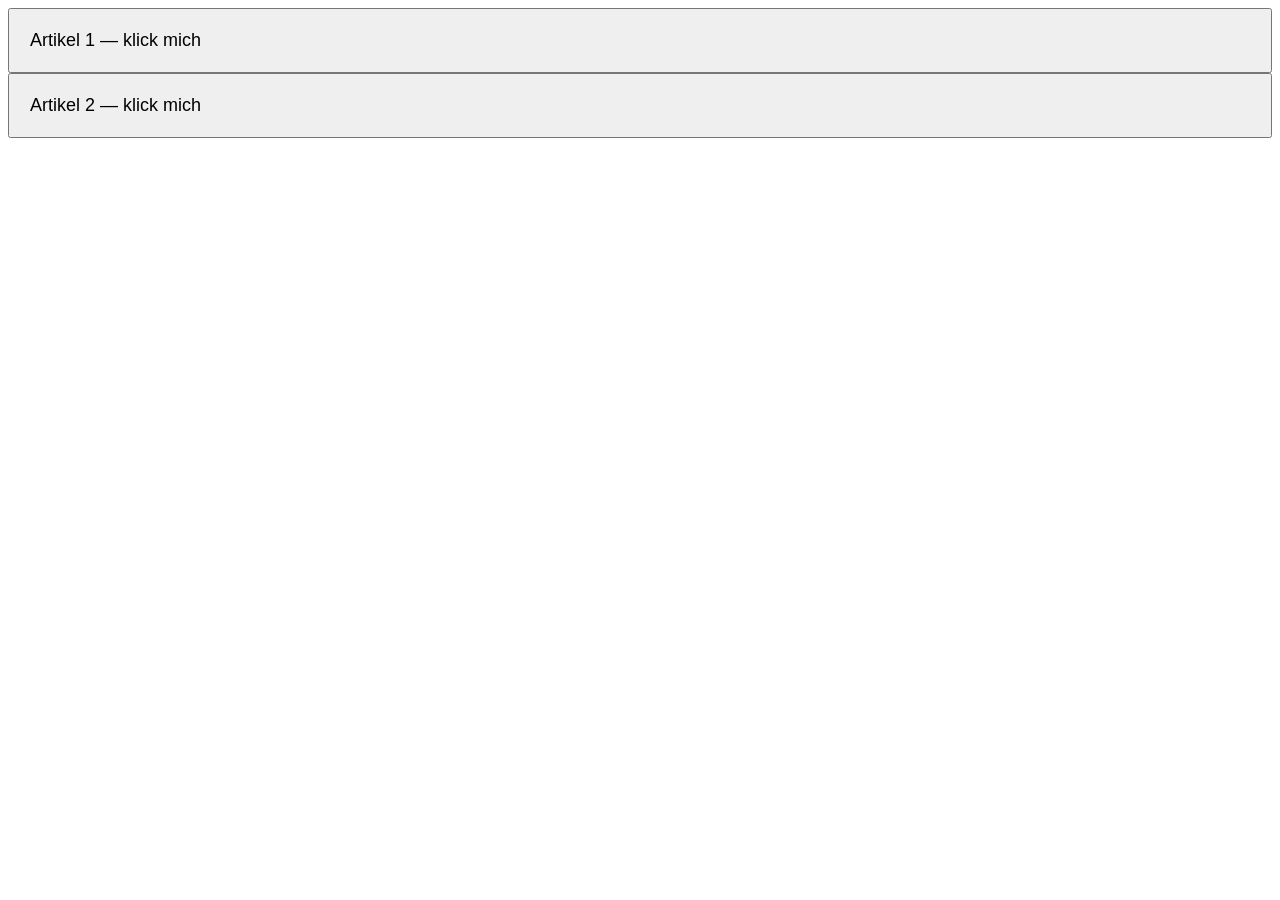
<file: accordion-test.html>
<!DOCTYPE html>
<html lang="de">
<head>
<meta charset="UTF-8">
<title>Accordion Test</title>
<script>
function toggleWissen(id) {
  alert('Funktion aufgerufen: ' + id);
  var content = document.getElementById('content-' + id);
  if (content.style.display === 'block') {
    content.style.display = 'none';
  } else {
    content.style.display = 'block';
  }
}
</script>
<style>
.wissen-content { display: none; }
button { padding: 20px; width: 100%; text-align: left; font-size: 18px; cursor: pointer; }
.wissen-article { padding: 20px; background: #eee; }
</style>
</head>
<body>

<div id="item-01">
  <button onclick="toggleWissen('01')">Artikel 1 — klick mich</button>
  <div class="wissen-content" id="content-01">
    <div class="wissen-article">Hier steht der Inhalt von Artikel 1.</div>
  </div>
</div>

<div id="item-02">
  <button onclick="toggleWissen('02')">Artikel 2 — klick mich</button>
  <div class="wissen-content" id="content-02">
    <div class="wissen-article">Hier steht der Inhalt von Artikel 2.</div>
  </div>
</div>

</body>
</html>
</file>
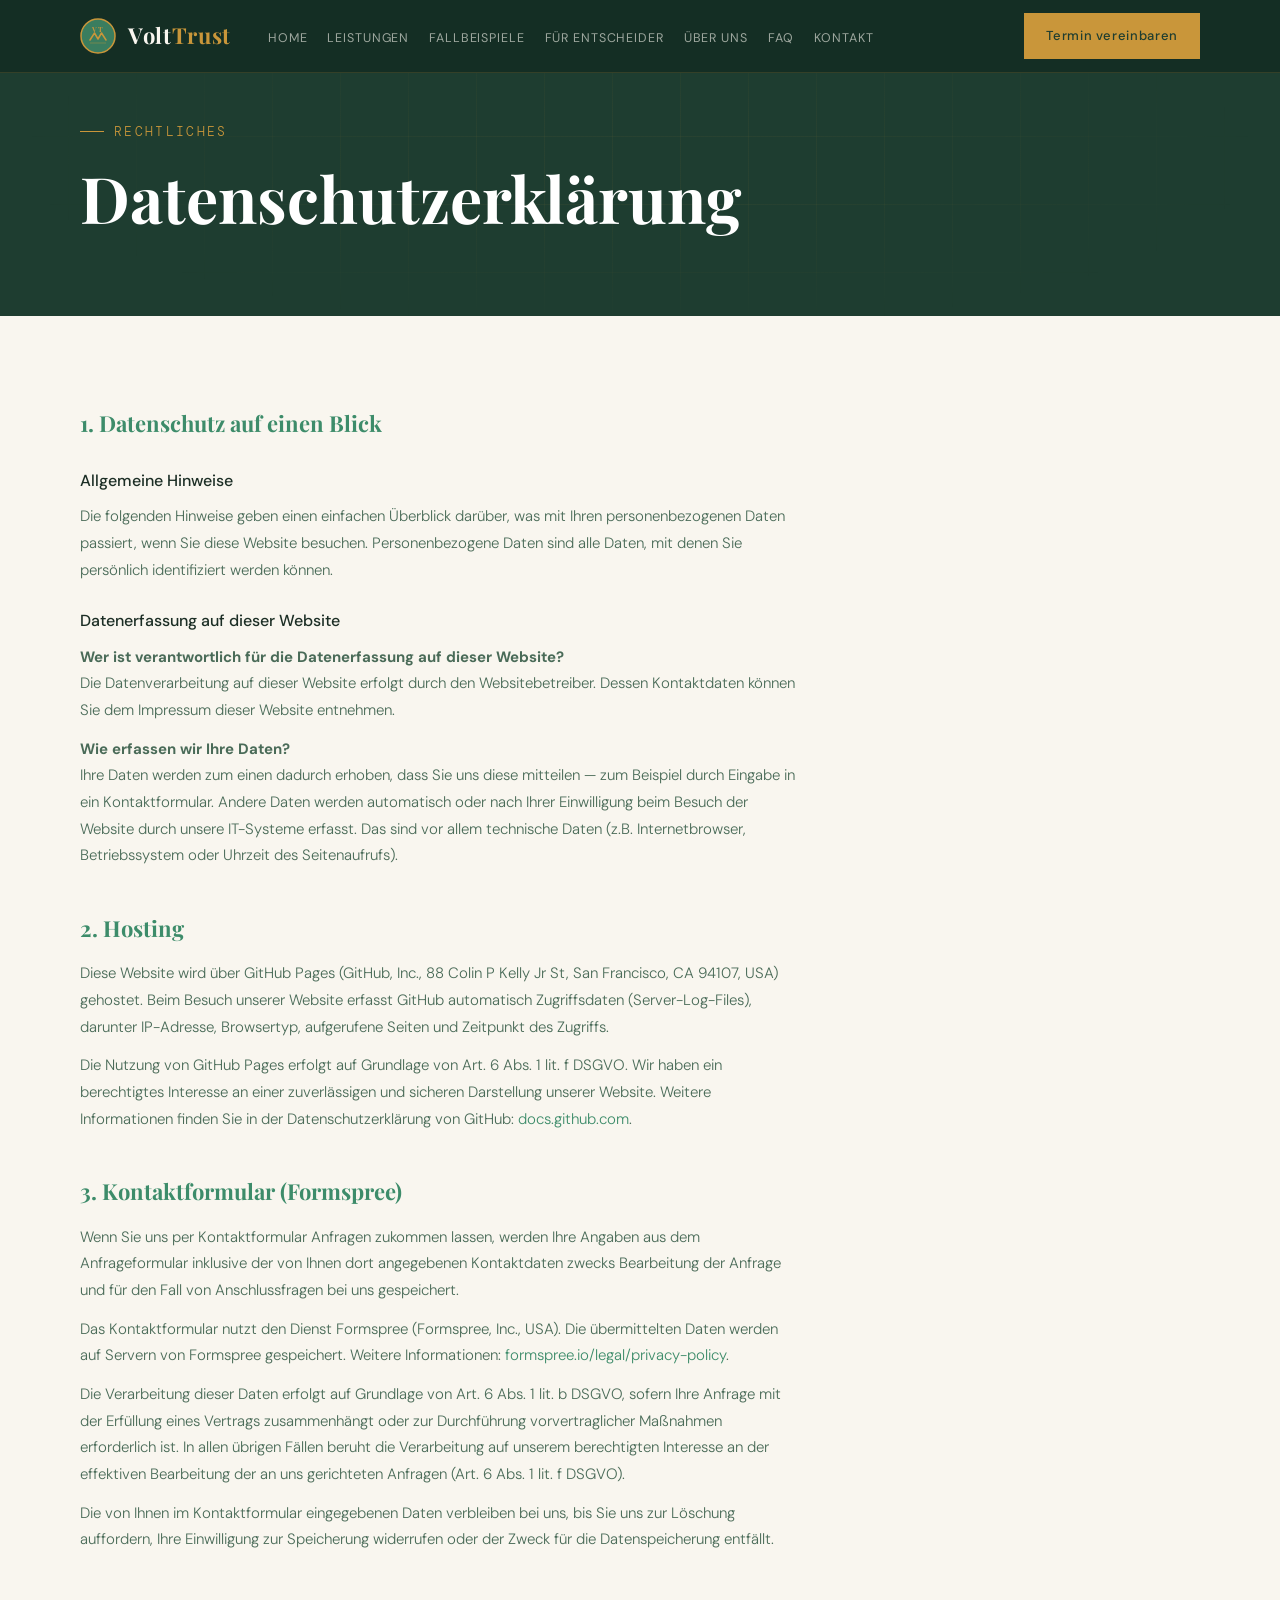
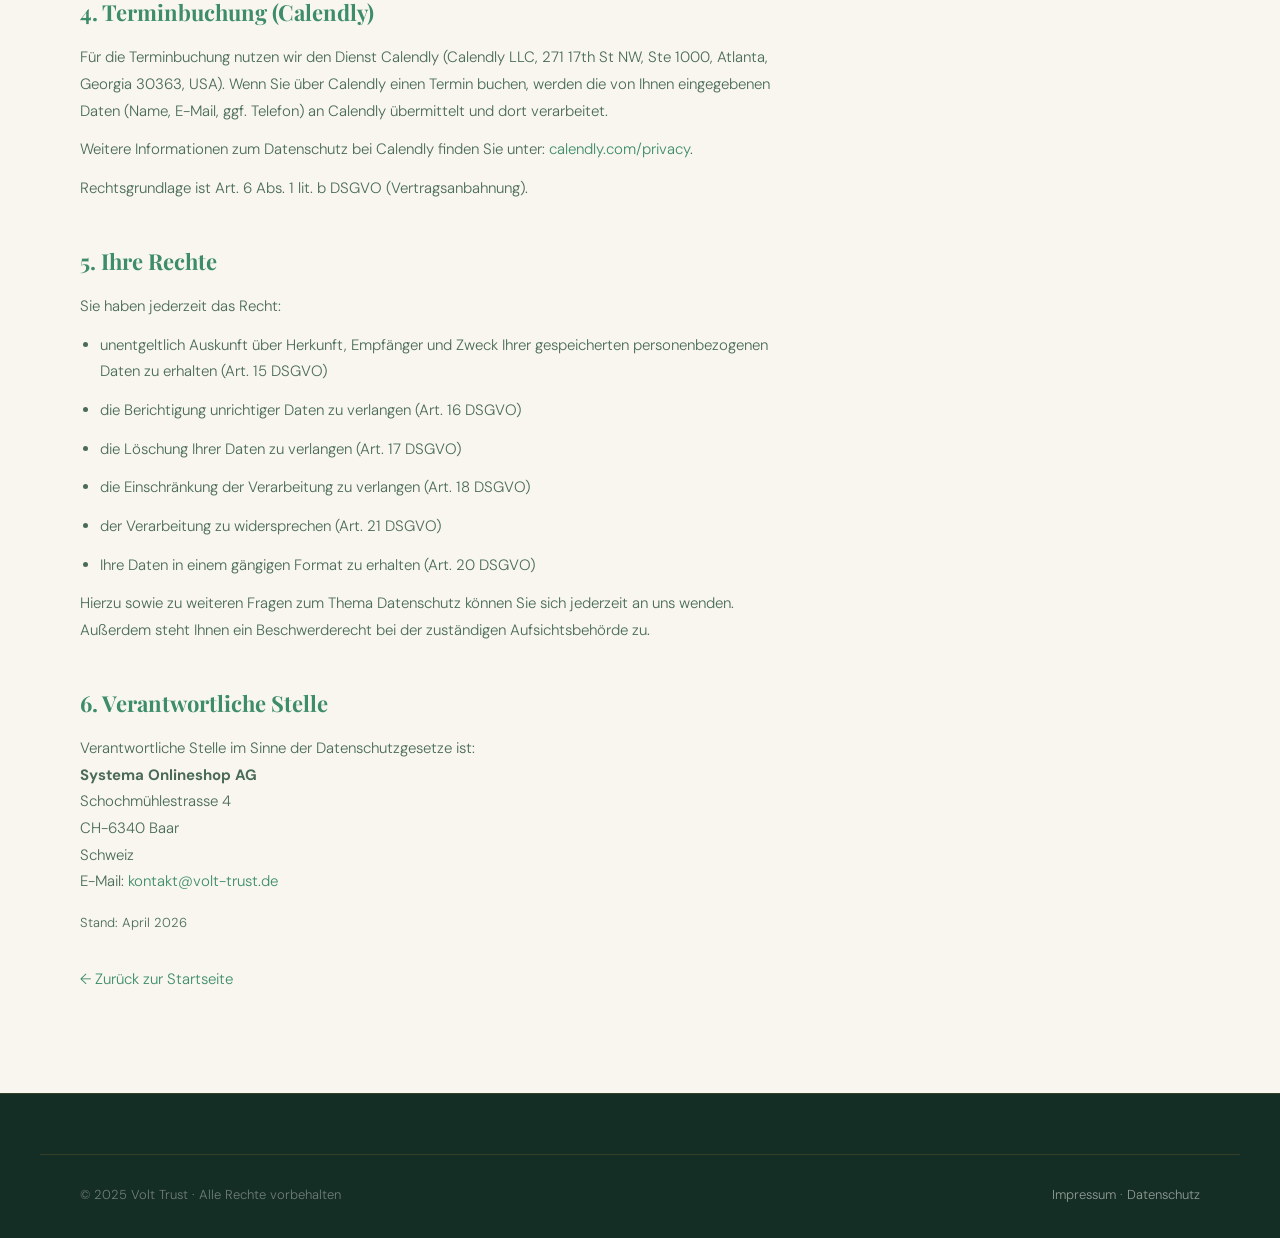
<file: datenschutz.html>
<!DOCTYPE html>
<html lang="de">
<head>
<meta charset="UTF-8">
<meta name="viewport" content="width=device-width, initial-scale=1.0">
<title>Datenschutzerklärung – Volt Trust</title>
<link rel="stylesheet" href="style.css">
<style>
.legal-content { background: var(--cream); padding: 88px 0; }
.legal-body { max-width: 720px; }
.legal-body h2 { font-family: 'Playfair Display', serif; font-size: 22px; font-weight: 700; color: var(--green); margin: 40px 0 12px; }
.legal-body h3 { font-size: 16px; font-weight: 500; color: var(--text); margin: 24px 0 8px; }
.legal-body h2:first-child { margin-top: 0; }
.legal-body p, .legal-body li { font-size: 15px; line-height: 1.78; color: var(--subtle); margin-bottom: 12px; }
.legal-body ul { padding-left: 20px; margin-bottom: 12px; }
.legal-body a { color: var(--green); text-decoration: none; }
.legal-body a:hover { color: var(--gold); }
</style>
</head>
<body>

<nav>
  <div class="nav-inner">
    <a href="index.html" class="nav-logo">
      <svg width="36" height="36" viewBox="0 0 36 36" fill="none"><circle cx="18" cy="18" r="17" fill="#3A7D5F" stroke="#C9963A" stroke-width="1.5"/><text x="18" y="14" text-anchor="middle" font-family="Playfair Display,serif" font-size="7" font-weight="700" fill="#C9963A" letter-spacing="1">VT</text><path d="M10 22 L14.5 15 L18 21 L21.5 15 L26 22" stroke="#C9963A" stroke-width="1.5" stroke-linecap="round" stroke-linejoin="round" fill="none"/><line x1="10" y1="25" x2="26" y2="25" stroke="#C9963A" stroke-width="0.75" opacity=".5"/></svg>
      <span class="nav-logo-text">Volt<span>Trust</span></span>
    </a>
    <ul class="nav-links">
      <li><a href="index.html">Home</a></li>
      <li><a href="leistungen.html">Leistungen</a></li>
      <li><a href="fallbeispiele.html">Fallbeispiele</a></li>
      <li><a href="fuer-entscheider.html">Für Entscheider</a></li>
      <li><a href="ueber-uns.html">Über uns</a></li>
      <li><a href="faq.html">FAQ</a></li>
      <li><a href="kontakt.html">Kontakt</a></li>
    </ul>
    <a href="kontakt.html" class="nav-cta">Termin vereinbaren</a>
    <div class="nav-hamburger" id="hamburger"><span></span><span></span><span></span></div>
  </div>
</nav>
<div class="nav-mobile" id="navMobile">
  <a href="index.html">Home</a>
  <a href="leistungen.html">Leistungen</a>
  <a href="fallbeispiele.html">Fallbeispiele</a>
  <a href="fuer-entscheider.html">Für Entscheider</a>
  <a href="ueber-uns.html">Über uns</a>
  <a href="faq.html">FAQ</a>
  <a href="kontakt.html">Kontakt</a>
  <a href="kontakt.html" class="nav-cta" style="margin-top:12px">Termin vereinbaren</a>
</div>

<div class="page-hero" style="min-height:auto;padding:120px 0 56px">
  <div class="page-hero-grid"></div>
  <div class="container" style="position:relative;z-index:2">
    <div class="page-hero-eyebrow">Rechtliches</div>
    <h1>Datenschutzerklärung</h1>
  </div>
</div>

<section class="legal-content">
  <div class="container">
    <div class="legal-body">

      <h2>1. Datenschutz auf einen Blick</h2>
      <h3>Allgemeine Hinweise</h3>
      <p>Die folgenden Hinweise geben einen einfachen Überblick darüber, was mit Ihren personenbezogenen Daten passiert, wenn Sie diese Website besuchen. Personenbezogene Daten sind alle Daten, mit denen Sie persönlich identifiziert werden können.</p>

      <h3>Datenerfassung auf dieser Website</h3>
      <p><strong>Wer ist verantwortlich für die Datenerfassung auf dieser Website?</strong><br>
      Die Datenverarbeitung auf dieser Website erfolgt durch den Websitebetreiber. Dessen Kontaktdaten können Sie dem Impressum dieser Website entnehmen.</p>

      <p><strong>Wie erfassen wir Ihre Daten?</strong><br>
      Ihre Daten werden zum einen dadurch erhoben, dass Sie uns diese mitteilen — zum Beispiel durch Eingabe in ein Kontaktformular. Andere Daten werden automatisch oder nach Ihrer Einwilligung beim Besuch der Website durch unsere IT-Systeme erfasst. Das sind vor allem technische Daten (z.B. Internetbrowser, Betriebssystem oder Uhrzeit des Seitenaufrufs).</p>

      <h2>2. Hosting</h2>
      <p>Diese Website wird über GitHub Pages (GitHub, Inc., 88 Colin P Kelly Jr St, San Francisco, CA 94107, USA) gehostet. Beim Besuch unserer Website erfasst GitHub automatisch Zugriffsdaten (Server-Log-Files), darunter IP-Adresse, Browsertyp, aufgerufene Seiten und Zeitpunkt des Zugriffs.</p>
      <p>Die Nutzung von GitHub Pages erfolgt auf Grundlage von Art. 6 Abs. 1 lit. f DSGVO. Wir haben ein berechtigtes Interesse an einer zuverlässigen und sicheren Darstellung unserer Website. Weitere Informationen finden Sie in der Datenschutzerklärung von GitHub: <a href="https://docs.github.com/en/site-policy/privacy-policies/github-privacy-statement" target="_blank" rel="noopener">docs.github.com</a>.</p>

      <h2>3. Kontaktformular (Formspree)</h2>
      <p>Wenn Sie uns per Kontaktformular Anfragen zukommen lassen, werden Ihre Angaben aus dem Anfrageformular inklusive der von Ihnen dort angegebenen Kontaktdaten zwecks Bearbeitung der Anfrage und für den Fall von Anschlussfragen bei uns gespeichert.</p>
      <p>Das Kontaktformular nutzt den Dienst Formspree (Formspree, Inc., USA). Die übermittelten Daten werden auf Servern von Formspree gespeichert. Weitere Informationen: <a href="https://formspree.io/legal/privacy-policy" target="_blank" rel="noopener">formspree.io/legal/privacy-policy</a>.</p>
      <p>Die Verarbeitung dieser Daten erfolgt auf Grundlage von Art. 6 Abs. 1 lit. b DSGVO, sofern Ihre Anfrage mit der Erfüllung eines Vertrags zusammenhängt oder zur Durchführung vorvertraglicher Maßnahmen erforderlich ist. In allen übrigen Fällen beruht die Verarbeitung auf unserem berechtigten Interesse an der effektiven Bearbeitung der an uns gerichteten Anfragen (Art. 6 Abs. 1 lit. f DSGVO).</p>
      <p>Die von Ihnen im Kontaktformular eingegebenen Daten verbleiben bei uns, bis Sie uns zur Löschung auffordern, Ihre Einwilligung zur Speicherung widerrufen oder der Zweck für die Datenspeicherung entfällt.</p>

      <h2>4. Terminbuchung (Calendly)</h2>
      <p>Für die Terminbuchung nutzen wir den Dienst Calendly (Calendly LLC, 271 17th St NW, Ste 1000, Atlanta, Georgia 30363, USA). Wenn Sie über Calendly einen Termin buchen, werden die von Ihnen eingegebenen Daten (Name, E-Mail, ggf. Telefon) an Calendly übermittelt und dort verarbeitet.</p>
      <p>Weitere Informationen zum Datenschutz bei Calendly finden Sie unter: <a href="https://calendly.com/privacy" target="_blank" rel="noopener">calendly.com/privacy</a>.</p>
      <p>Rechtsgrundlage ist Art. 6 Abs. 1 lit. b DSGVO (Vertragsanbahnung).</p>

      <h2>5. Ihre Rechte</h2>
      <p>Sie haben jederzeit das Recht:</p>
      <ul>
        <li>unentgeltlich Auskunft über Herkunft, Empfänger und Zweck Ihrer gespeicherten personenbezogenen Daten zu erhalten (Art. 15 DSGVO)</li>
        <li>die Berichtigung unrichtiger Daten zu verlangen (Art. 16 DSGVO)</li>
        <li>die Löschung Ihrer Daten zu verlangen (Art. 17 DSGVO)</li>
        <li>die Einschränkung der Verarbeitung zu verlangen (Art. 18 DSGVO)</li>
        <li>der Verarbeitung zu widersprechen (Art. 21 DSGVO)</li>
        <li>Ihre Daten in einem gängigen Format zu erhalten (Art. 20 DSGVO)</li>
      </ul>
      <p>Hierzu sowie zu weiteren Fragen zum Thema Datenschutz können Sie sich jederzeit an uns wenden. Außerdem steht Ihnen ein Beschwerderecht bei der zuständigen Aufsichtsbehörde zu.</p>

      <h2>6. Verantwortliche Stelle</h2>
      <p>Verantwortliche Stelle im Sinne der Datenschutzgesetze ist:<br>
      <strong>Systema Onlineshop AG</strong><br>
      Schochmühlestrasse 4<br>
      CH-6340 Baar<br>
      Schweiz<br>
      E-Mail: <a href="mailto:kontakt@volt-trust.de">kontakt@volt-trust.de</a></p>

      <p style="margin-top:16px;font-size:13px;color:var(--subtle)">Stand: April 2026</p>
      <p style="margin-top:32px"><a href="index.html" style="color:var(--green)">← Zurück zur Startseite</a></p>
    </div>
  </div>
</section>

<footer>
  <div class="footer-bottom" style="border-top:1px solid var(--line);padding-top:28px">
    <span class="footer-copy">© 2025 Volt Trust · Alle Rechte vorbehalten</span>
    <span class="footer-copy"><a href="impressum.html">Impressum</a> · <a href="datenschutz.html">Datenschutz</a></span>
  </div>
</footer>

<script src="main.js"></script>
</body>
</html>
</file>
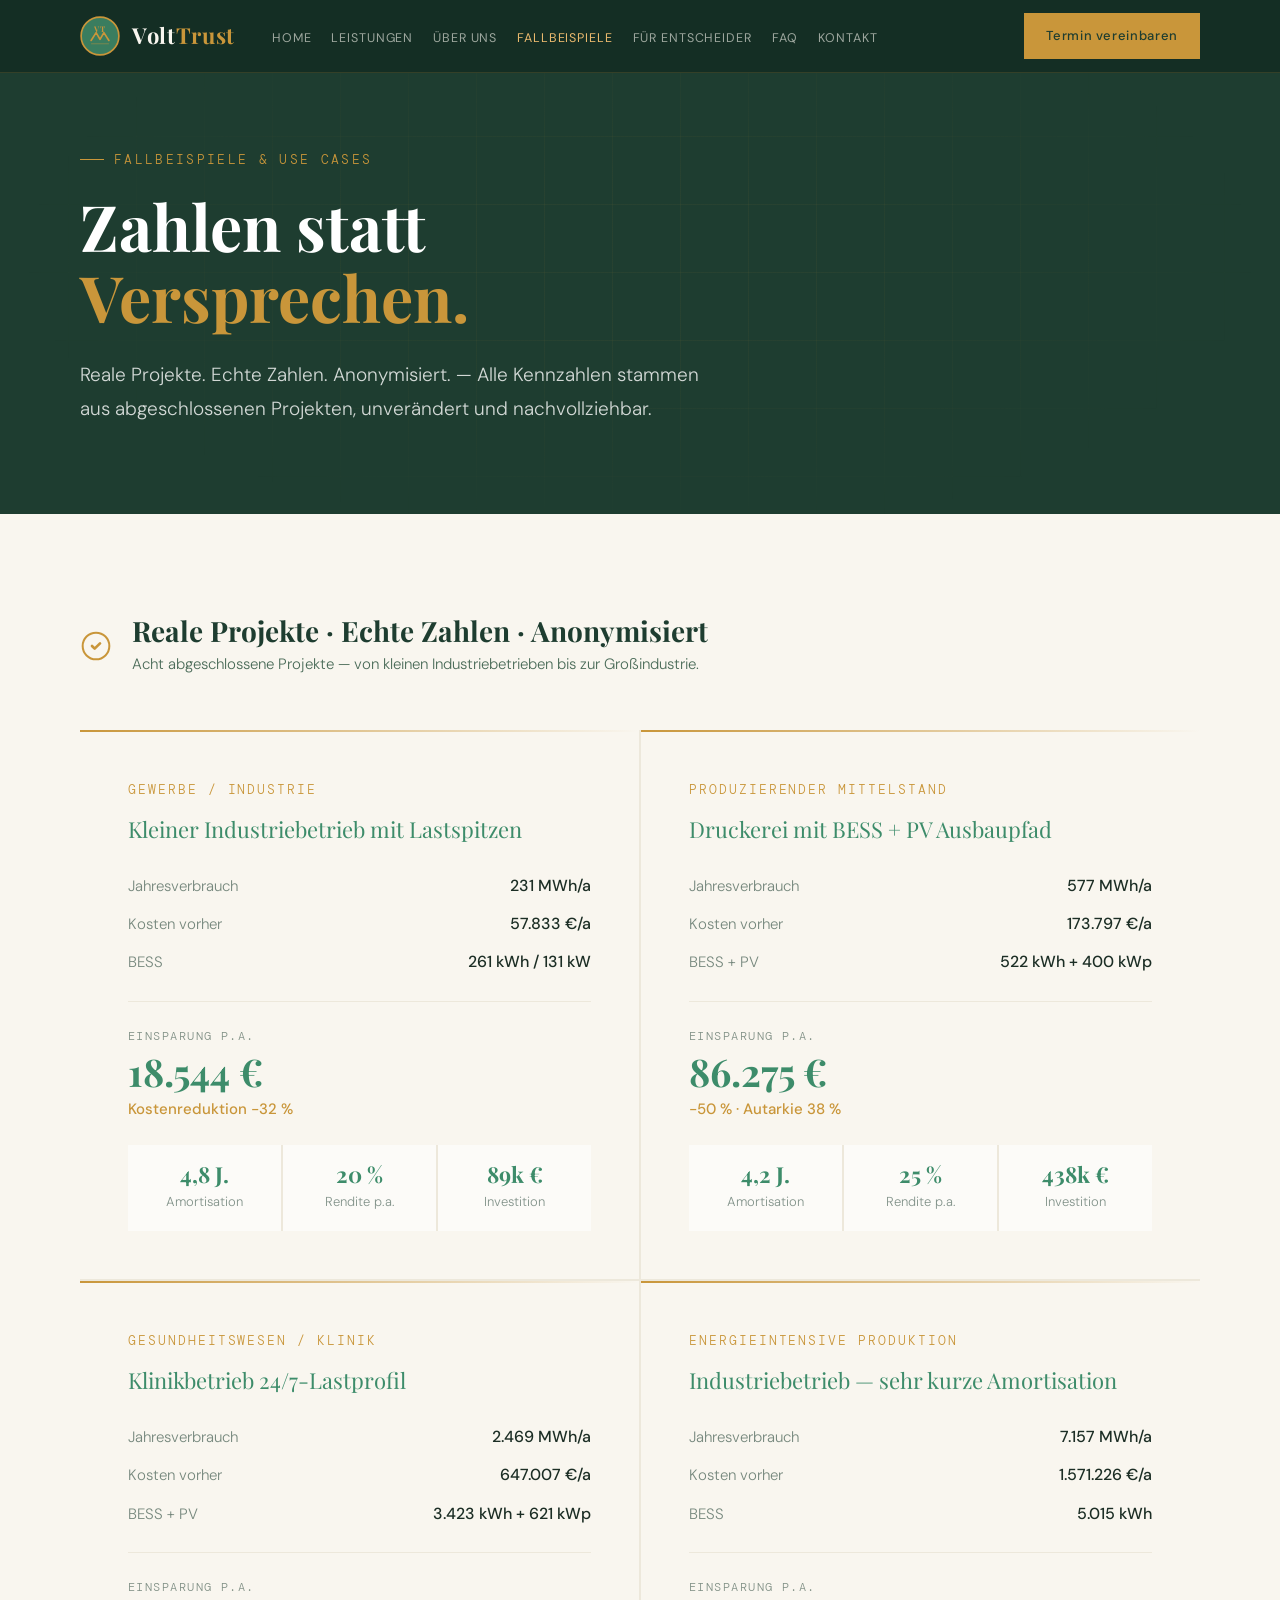
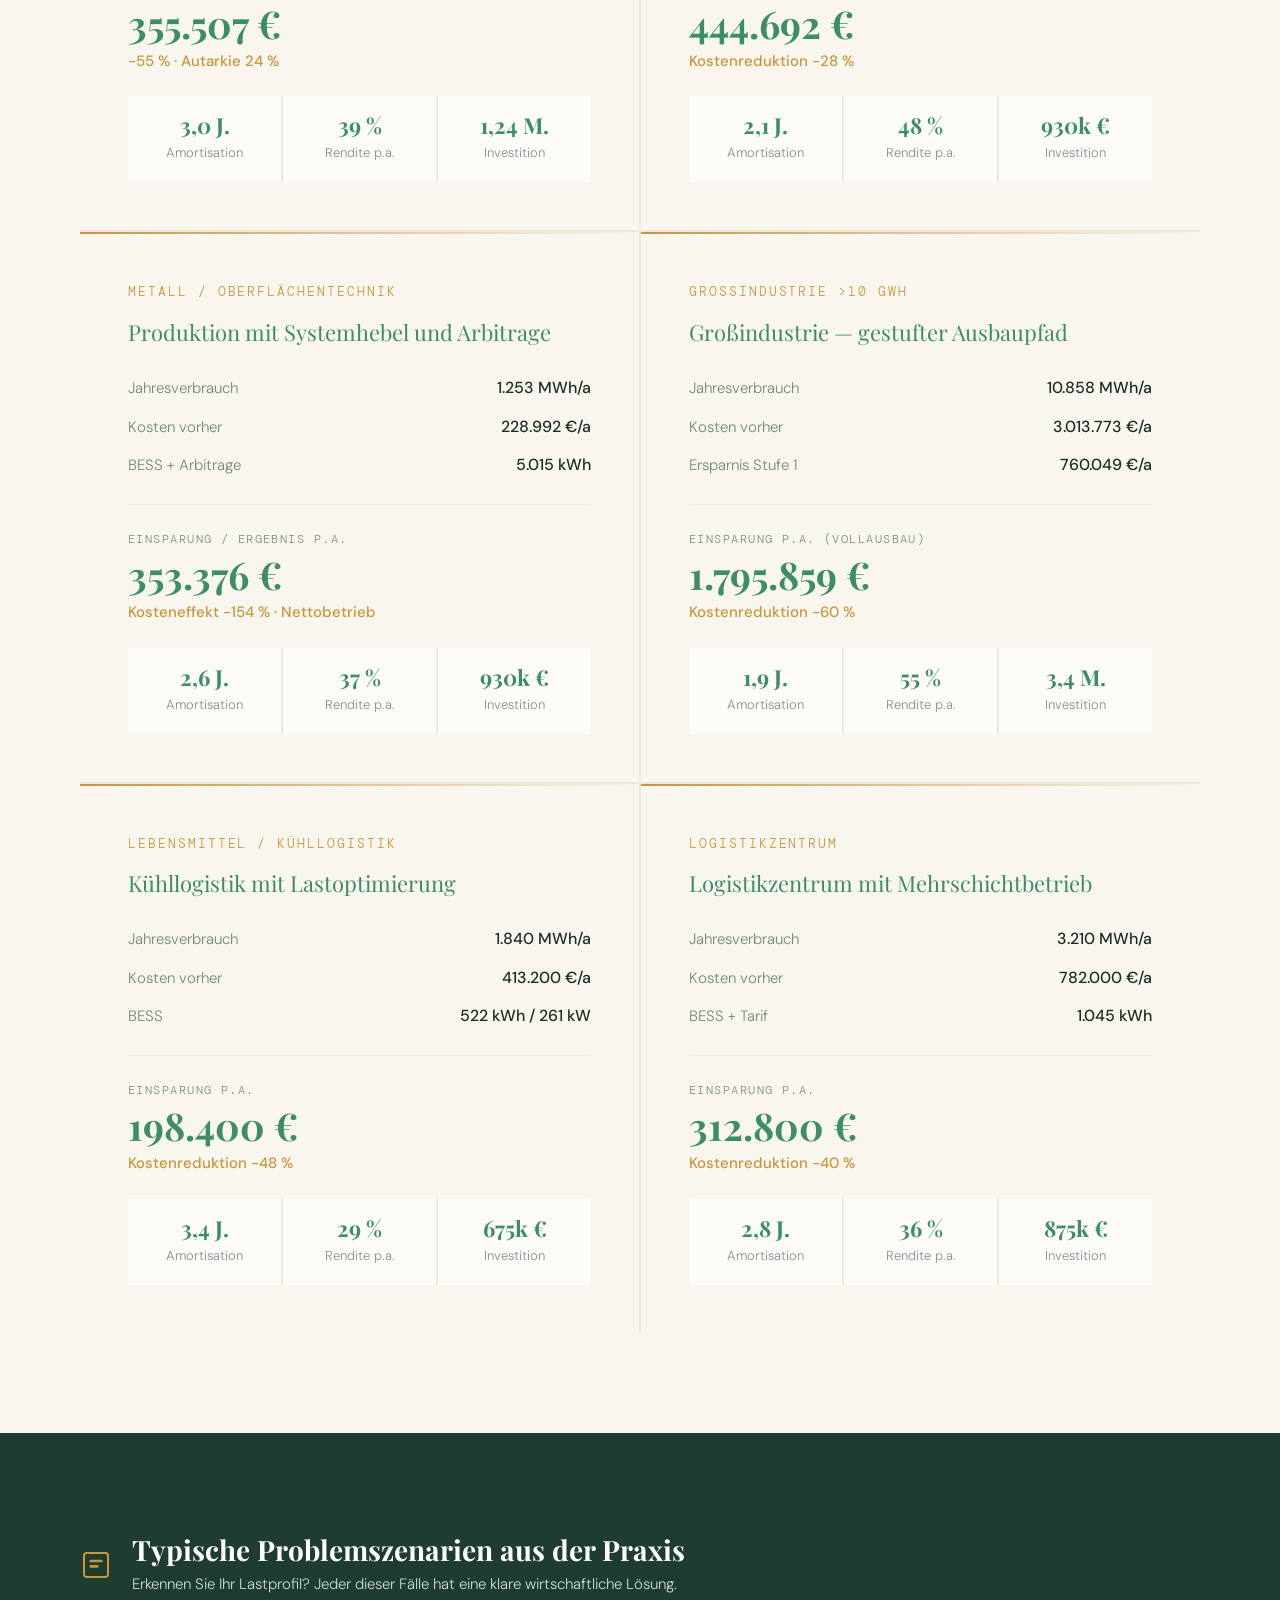
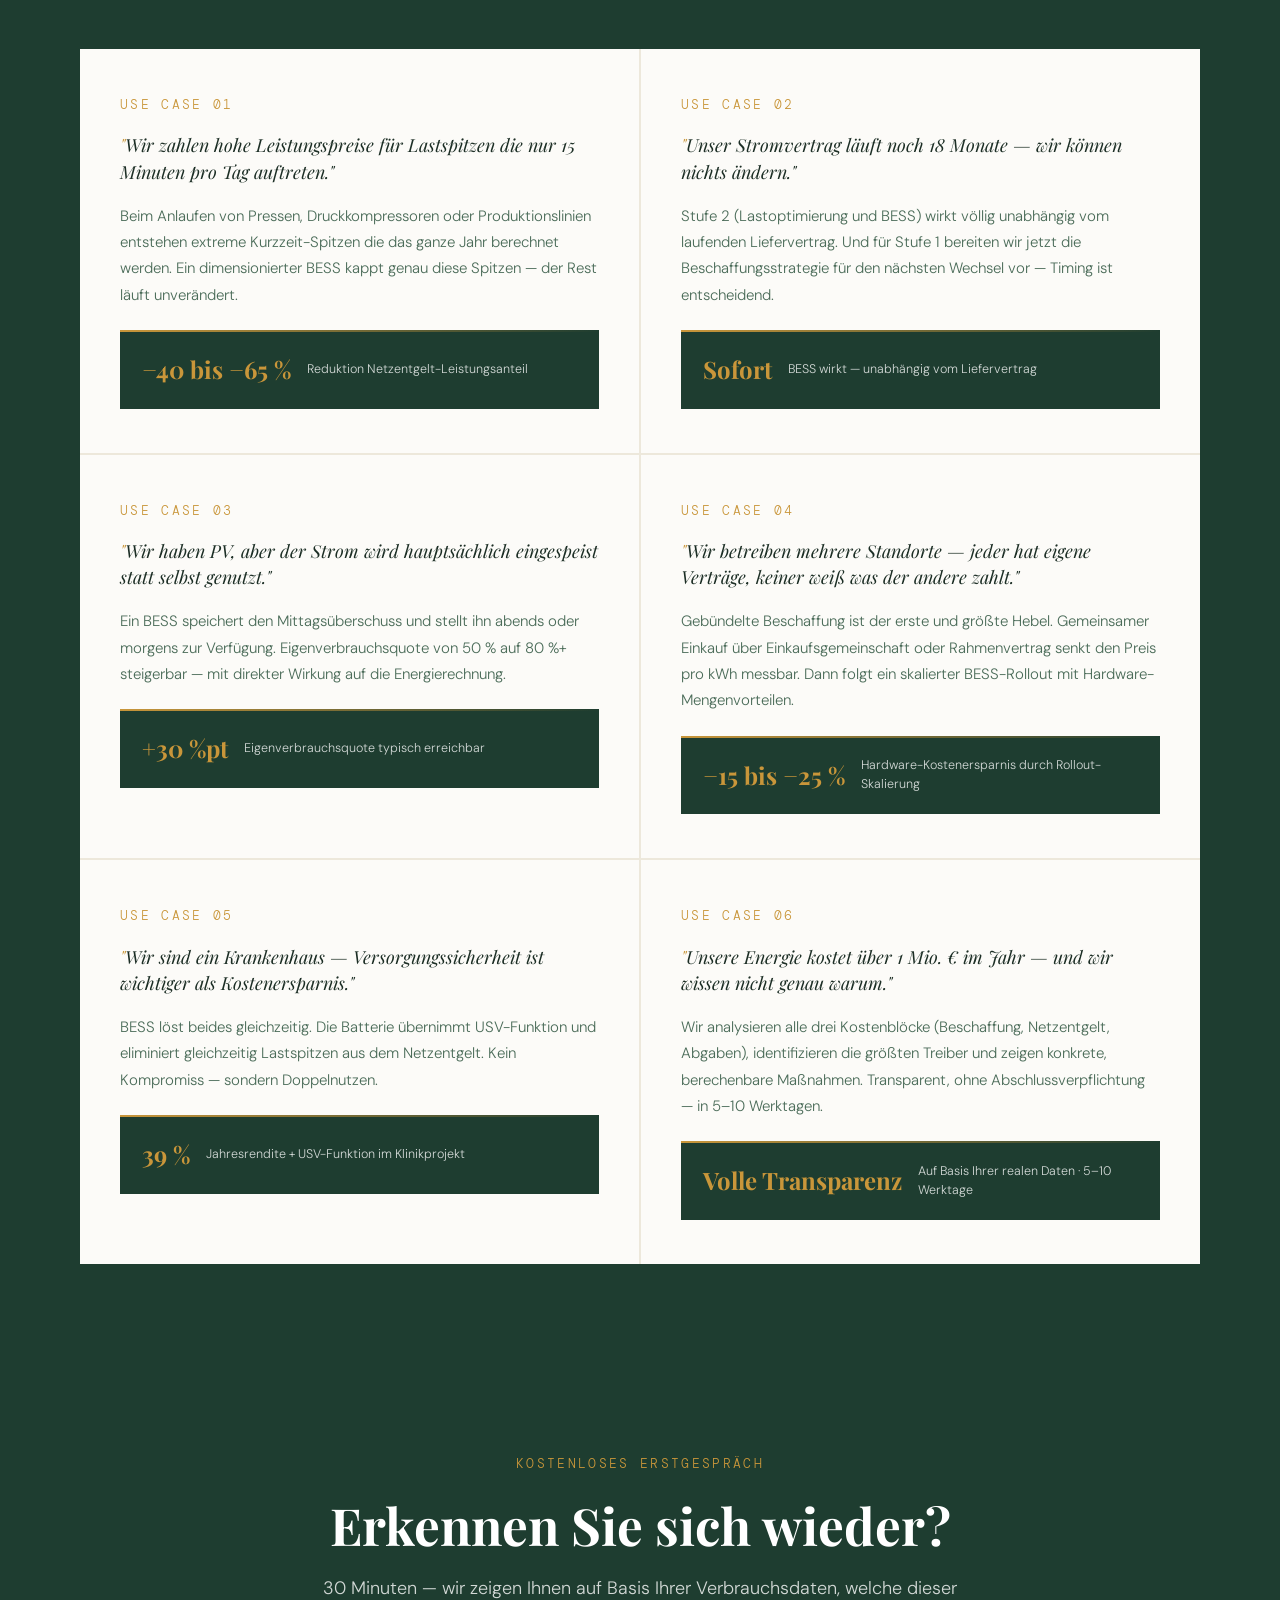
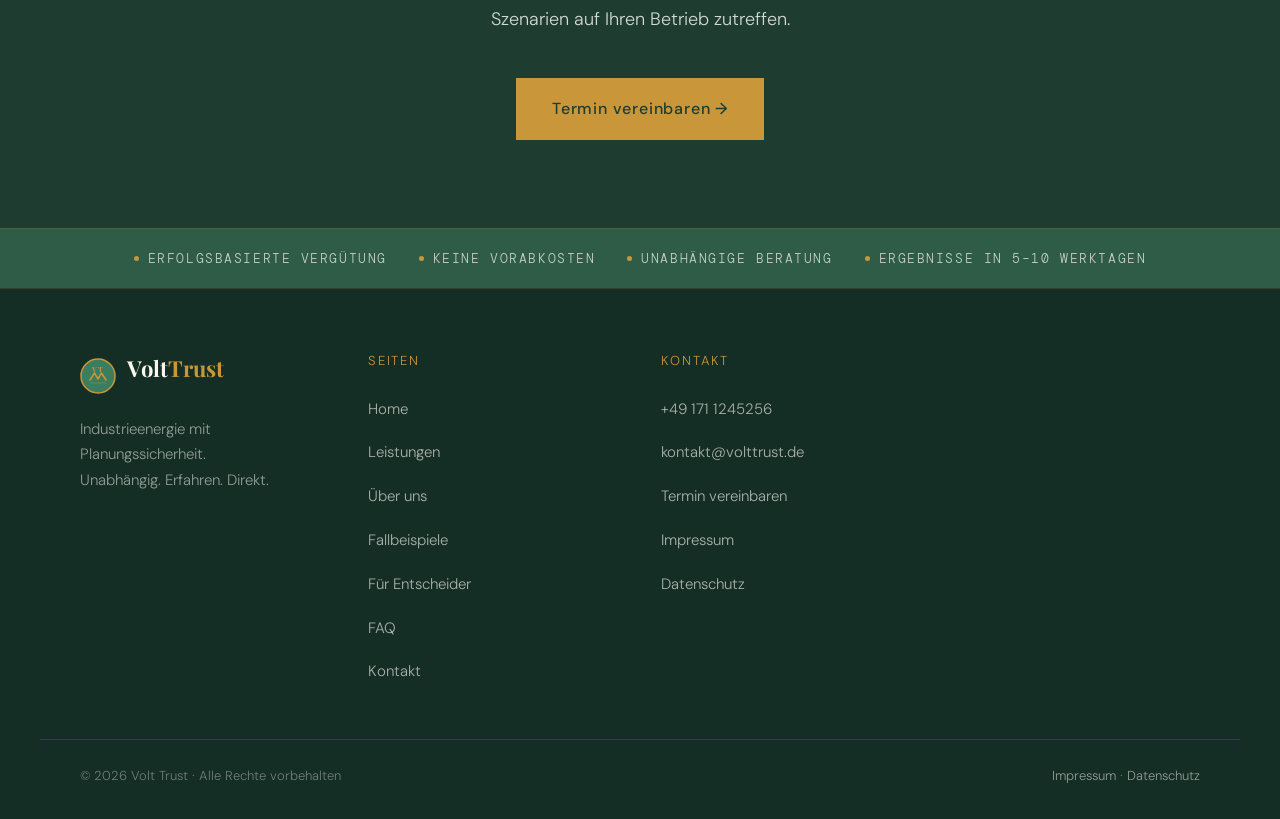
<file: fallbeispiele.html>
<!DOCTYPE html>
<html lang="de">
<head>
<meta charset="UTF-8">
<meta name="viewport" content="width=device-width, initial-scale=1.0">
<meta name="description" content="Volt Trust Fallbeispiele — Reale Projekte, echte Zahlen, anonymisiert. 8 Praxisbeispiele aus Industrie, Gewerbe, Klinik und Logistik.">
<title>Fallbeispiele – Volt Trust</title>
<link rel="stylesheet" href="style.css">
<style>
@media(max-width:768px){
  html,body{overflow-x:hidden!important;max-width:100vw}
  .container{overflow-x:hidden}
  .case-grid,.usecase-grid{grid-template-columns:1fr!important}
  .usecase-result{grid-template-columns:1fr!important;display:block}
  .usecase-result-val{font-size:clamp(18px,5vw,28px)!important;word-break:break-word}
}
</style>
</head>
<body>

<nav>
  <div class="nav-inner">
    <a href="index.html" class="nav-logo">
      <svg width="40" height="40" viewBox="0 0 36 36" fill="none"><circle cx="18" cy="18" r="17" fill="#3A7D5F" stroke="#C9963A" stroke-width="1.5"/><text x="18" y="14" text-anchor="middle" font-family="Playfair Display,serif" font-size="7" font-weight="700" fill="#C9963A" letter-spacing="1">VT</text><path d="M10 22 L14.5 15 L18 21 L21.5 15 L26 22" stroke="#C9963A" stroke-width="1.5" stroke-linecap="round" stroke-linejoin="round" fill="none"/><line x1="10" y1="25" x2="26" y2="25" stroke="#C9963A" stroke-width=".75" opacity=".5"/></svg>
      <span class="nav-logo-text">Volt<span>Trust</span></span>
    </a>
    <ul class="nav-links">
      <li><a href="index.html">Home</a></li>
      <li><a href="leistungen.html">Leistungen</a></li>
      <li><a href="ueber-uns.html">Über uns</a></li>
      <li><a href="fallbeispiele.html" class="active">Fallbeispiele</a></li>
      <li><a href="fuer-entscheider.html">Für Entscheider</a></li>
      <li><a href="faq.html">FAQ</a></li>
      <li><a href="kontakt.html">Kontakt</a></li>
    </ul>
    <a href="kontakt.html" class="nav-cta">Termin vereinbaren</a>
    <div class="nav-hamburger" id="hamburger"><span></span><span></span><span></span></div>
  </div>
</nav>
<div class="nav-mobile" id="navMobile">
  <a href="index.html">Home</a>
  <a href="leistungen.html">Leistungen</a>
  <a href="ueber-uns.html">Über uns</a>
  <a href="fallbeispiele.html">Fallbeispiele</a>
  <a href="fuer-entscheider.html">Für Entscheider</a>
  <a href="faq.html">FAQ</a>
  <a href="kontakt.html">Kontakt</a>
  <a href="kontakt.html" class="nav-cta">Termin vereinbaren</a>
</div>

<!-- PAGE HERO -->
<div class="page-hero">
  <div class="page-hero-grid"></div>
  <div class="container" style="position:relative;z-index:2">
    <div class="page-hero-eyebrow">Fallbeispiele &amp; Use Cases</div>
    <h1>Zahlen statt<br><em>Versprechen.</em></h1>
    <p class="page-hero-lead">Reale Projekte. Echte Zahlen. Anonymisiert. — Alle Kennzahlen stammen aus abgeschlossenen Projekten, unverändert und nachvollziehbar.</p>
  </div>
</div>

<!-- ABSCHNITT 1: FALLBEISPIELE -->
<section style="background:var(--cream)">
  <div class="container">

    <div style="display:flex;align-items:center;gap:20px;margin-bottom:52px;flex-wrap:wrap">
      <svg width="32" height="32" viewBox="0 0 24 24" fill="none" style="flex-shrink:0"><path d="M9 12l2 2 4-4" stroke="#C9963A" stroke-width="2" stroke-linecap="round" stroke-linejoin="round"/><circle cx="12" cy="12" r="10" stroke="#C9963A" stroke-width="1.5"/></svg>
      <div>
        <div style="font-family:'Playfair Display',serif;font-size:clamp(20px,2.2vw,28px);font-weight:700;color:var(--ink);line-height:1.2;margin-bottom:4px">Reale Projekte · Echte Zahlen · Anonymisiert</div>
        <div style="font-size:15px;color:var(--subtle)">Acht abgeschlossene Projekte — von kleinen Industriebetrieben bis zur Großindustrie.</div>
      </div>
    </div>

    <div class="case-grid">

      <div class="case-card reveal">
        <div class="case-card-tag">Gewerbe / Industrie</div>
        <div class="case-card-title">Kleiner Industriebetrieb mit Lastspitzen</div>
        <div class="case-metrics">
          <div class="case-metric"><span class="case-metric-label">Jahresverbrauch</span><span class="case-metric-val">231 MWh/a</span></div>
          <div class="case-metric"><span class="case-metric-label">Kosten vorher</span><span class="case-metric-val">57.833 €/a</span></div>
          <div class="case-metric"><span class="case-metric-label">BESS</span><span class="case-metric-val">261 kWh / 131 kW</span></div>
        </div>
        <div class="case-saving">
          <div class="case-saving-label">Einsparung p.a.</div>
          <div class="case-saving-val">18.544 €</div>
          <div class="case-saving-sub">Kostenreduktion −32 %</div>
        </div>
        <div class="case-roi-row">
          <div class="case-roi-item"><span class="case-roi-val">4,8 J.</span><span class="case-roi-label">Amortisation</span></div>
          <div class="case-roi-item"><span class="case-roi-val">20 %</span><span class="case-roi-label">Rendite p.a.</span></div>
          <div class="case-roi-item"><span class="case-roi-val">89k €</span><span class="case-roi-label">Investition</span></div>
        </div>
      </div>

      <div class="case-card reveal">
        <div class="case-card-tag">Produzierender Mittelstand</div>
        <div class="case-card-title">Druckerei mit BESS + PV Ausbaupfad</div>
        <div class="case-metrics">
          <div class="case-metric"><span class="case-metric-label">Jahresverbrauch</span><span class="case-metric-val">577 MWh/a</span></div>
          <div class="case-metric"><span class="case-metric-label">Kosten vorher</span><span class="case-metric-val">173.797 €/a</span></div>
          <div class="case-metric"><span class="case-metric-label">BESS + PV</span><span class="case-metric-val">522 kWh + 400 kWp</span></div>
        </div>
        <div class="case-saving">
          <div class="case-saving-label">Einsparung p.a.</div>
          <div class="case-saving-val">86.275 €</div>
          <div class="case-saving-sub">−50 % · Autarkie 38 %</div>
        </div>
        <div class="case-roi-row">
          <div class="case-roi-item"><span class="case-roi-val">4,2 J.</span><span class="case-roi-label">Amortisation</span></div>
          <div class="case-roi-item"><span class="case-roi-val">25 %</span><span class="case-roi-label">Rendite p.a.</span></div>
          <div class="case-roi-item"><span class="case-roi-val">438k €</span><span class="case-roi-label">Investition</span></div>
        </div>
      </div>

      <div class="case-card reveal">
        <div class="case-card-tag">Gesundheitswesen / Klinik</div>
        <div class="case-card-title">Klinikbetrieb 24/7-Lastprofil</div>
        <div class="case-metrics">
          <div class="case-metric"><span class="case-metric-label">Jahresverbrauch</span><span class="case-metric-val">2.469 MWh/a</span></div>
          <div class="case-metric"><span class="case-metric-label">Kosten vorher</span><span class="case-metric-val">647.007 €/a</span></div>
          <div class="case-metric"><span class="case-metric-label">BESS + PV</span><span class="case-metric-val">3.423 kWh + 621 kWp</span></div>
        </div>
        <div class="case-saving">
          <div class="case-saving-label">Einsparung p.a.</div>
          <div class="case-saving-val">355.507 €</div>
          <div class="case-saving-sub">−55 % · Autarkie 24 %</div>
        </div>
        <div class="case-roi-row">
          <div class="case-roi-item"><span class="case-roi-val">3,0 J.</span><span class="case-roi-label">Amortisation</span></div>
          <div class="case-roi-item"><span class="case-roi-val">39 %</span><span class="case-roi-label">Rendite p.a.</span></div>
          <div class="case-roi-item"><span class="case-roi-val">1,24 M.</span><span class="case-roi-label">Investition</span></div>
        </div>
      </div>

      <div class="case-card reveal">
        <div class="case-card-tag">Energieintensive Produktion</div>
        <div class="case-card-title">Industriebetrieb — sehr kurze Amortisation</div>
        <div class="case-metrics">
          <div class="case-metric"><span class="case-metric-label">Jahresverbrauch</span><span class="case-metric-val">7.157 MWh/a</span></div>
          <div class="case-metric"><span class="case-metric-label">Kosten vorher</span><span class="case-metric-val">1.571.226 €/a</span></div>
          <div class="case-metric"><span class="case-metric-label">BESS</span><span class="case-metric-val">5.015 kWh</span></div>
        </div>
        <div class="case-saving">
          <div class="case-saving-label">Einsparung p.a.</div>
          <div class="case-saving-val">444.692 €</div>
          <div class="case-saving-sub">Kostenreduktion −28 %</div>
        </div>
        <div class="case-roi-row">
          <div class="case-roi-item"><span class="case-roi-val">2,1 J.</span><span class="case-roi-label">Amortisation</span></div>
          <div class="case-roi-item"><span class="case-roi-val">48 %</span><span class="case-roi-label">Rendite p.a.</span></div>
          <div class="case-roi-item"><span class="case-roi-val">930k €</span><span class="case-roi-label">Investition</span></div>
        </div>
      </div>

      <div class="case-card reveal">
        <div class="case-card-tag">Metall / Oberflächentechnik</div>
        <div class="case-card-title">Produktion mit Systemhebel und Arbitrage</div>
        <div class="case-metrics">
          <div class="case-metric"><span class="case-metric-label">Jahresverbrauch</span><span class="case-metric-val">1.253 MWh/a</span></div>
          <div class="case-metric"><span class="case-metric-label">Kosten vorher</span><span class="case-metric-val">228.992 €/a</span></div>
          <div class="case-metric"><span class="case-metric-label">BESS + Arbitrage</span><span class="case-metric-val">5.015 kWh</span></div>
        </div>
        <div class="case-saving">
          <div class="case-saving-label">Einsparung / Ergebnis p.a.</div>
          <div class="case-saving-val">353.376 €</div>
          <div class="case-saving-sub">Kosteneffekt −154 % · Nettobetrieb</div>
        </div>
        <div class="case-roi-row">
          <div class="case-roi-item"><span class="case-roi-val">2,6 J.</span><span class="case-roi-label">Amortisation</span></div>
          <div class="case-roi-item"><span class="case-roi-val">37 %</span><span class="case-roi-label">Rendite p.a.</span></div>
          <div class="case-roi-item"><span class="case-roi-val">930k €</span><span class="case-roi-label">Investition</span></div>
        </div>
      </div>

      <div class="case-card reveal">
        <div class="case-card-tag">Großindustrie &gt;10 GWh</div>
        <div class="case-card-title">Großindustrie — gestufter Ausbaupfad</div>
        <div class="case-metrics">
          <div class="case-metric"><span class="case-metric-label">Jahresverbrauch</span><span class="case-metric-val">10.858 MWh/a</span></div>
          <div class="case-metric"><span class="case-metric-label">Kosten vorher</span><span class="case-metric-val">3.013.773 €/a</span></div>
          <div class="case-metric"><span class="case-metric-label">Ersparnis Stufe 1</span><span class="case-metric-val">760.049 €/a</span></div>
        </div>
        <div class="case-saving">
          <div class="case-saving-label">Einsparung p.a. (Vollausbau)</div>
          <div class="case-saving-val">1.795.859 €</div>
          <div class="case-saving-sub">Kostenreduktion −60 %</div>
        </div>
        <div class="case-roi-row">
          <div class="case-roi-item"><span class="case-roi-val">1,9 J.</span><span class="case-roi-label">Amortisation</span></div>
          <div class="case-roi-item"><span class="case-roi-val">55 %</span><span class="case-roi-label">Rendite p.a.</span></div>
          <div class="case-roi-item"><span class="case-roi-val">3,4 M.</span><span class="case-roi-label">Investition</span></div>
        </div>
      </div>

      <div class="case-card reveal">
        <div class="case-card-tag">Lebensmittel / Kühllogistik</div>
        <div class="case-card-title">Kühllogistik mit Lastoptimierung</div>
        <div class="case-metrics">
          <div class="case-metric"><span class="case-metric-label">Jahresverbrauch</span><span class="case-metric-val">1.840 MWh/a</span></div>
          <div class="case-metric"><span class="case-metric-label">Kosten vorher</span><span class="case-metric-val">413.200 €/a</span></div>
          <div class="case-metric"><span class="case-metric-label">BESS</span><span class="case-metric-val">522 kWh / 261 kW</span></div>
        </div>
        <div class="case-saving">
          <div class="case-saving-label">Einsparung p.a.</div>
          <div class="case-saving-val">198.400 €</div>
          <div class="case-saving-sub">Kostenreduktion −48 %</div>
        </div>
        <div class="case-roi-row">
          <div class="case-roi-item"><span class="case-roi-val">3,4 J.</span><span class="case-roi-label">Amortisation</span></div>
          <div class="case-roi-item"><span class="case-roi-val">29 %</span><span class="case-roi-label">Rendite p.a.</span></div>
          <div class="case-roi-item"><span class="case-roi-val">675k €</span><span class="case-roi-label">Investition</span></div>
        </div>
      </div>

      <div class="case-card reveal">
        <div class="case-card-tag">Logistikzentrum</div>
        <div class="case-card-title">Logistikzentrum mit Mehrschichtbetrieb</div>
        <div class="case-metrics">
          <div class="case-metric"><span class="case-metric-label">Jahresverbrauch</span><span class="case-metric-val">3.210 MWh/a</span></div>
          <div class="case-metric"><span class="case-metric-label">Kosten vorher</span><span class="case-metric-val">782.000 €/a</span></div>
          <div class="case-metric"><span class="case-metric-label">BESS + Tarif</span><span class="case-metric-val">1.045 kWh</span></div>
        </div>
        <div class="case-saving">
          <div class="case-saving-label">Einsparung p.a.</div>
          <div class="case-saving-val">312.800 €</div>
          <div class="case-saving-sub">Kostenreduktion −40 %</div>
        </div>
        <div class="case-roi-row">
          <div class="case-roi-item"><span class="case-roi-val">2,8 J.</span><span class="case-roi-label">Amortisation</span></div>
          <div class="case-roi-item"><span class="case-roi-val">36 %</span><span class="case-roi-label">Rendite p.a.</span></div>
          <div class="case-roi-item"><span class="case-roi-val">875k €</span><span class="case-roi-label">Investition</span></div>
        </div>
      </div>

    </div>
  </div>
</section>

<!-- ABSCHNITT 2: USE CASES -->
<section style="background:var(--ink)">
  <div class="container">

    <div style="display:flex;align-items:center;gap:20px;margin-bottom:52px;flex-wrap:wrap">
      <svg width="32" height="32" viewBox="0 0 24 24" fill="none" style="flex-shrink:0"><path d="M8 9h8M8 13h5" stroke="#C9963A" stroke-width="2" stroke-linecap="round"/><rect x="3" y="3" width="18" height="18" rx="2" stroke="#C9963A" stroke-width="1.5"/></svg>
      <div>
        <div style="font-family:'Playfair Display',serif;font-size:clamp(20px,2.2vw,28px);font-weight:700;color:#ffffff;line-height:1.2;margin-bottom:4px">Typische Problemszenarien aus der Praxis</div>
        <div style="font-size:15px;color:var(--card-dark-body)">Erkennen Sie Ihr Lastprofil? Jeder dieser Fälle hat eine klare wirtschaftliche Lösung.</div>
      </div>
    </div>

    <div class="usecase-grid">

      <div class="usecase-card reveal">
        <span class="usecase-num">Use Case 01</span>
        <div class="usecase-problem">Wir zahlen hohe Leistungspreise für Lastspitzen die nur 15 Minuten pro Tag auftreten."</div>
        <div class="usecase-solution">Beim Anlaufen von Pressen, Druckkompressoren oder Produktionslinien entstehen extreme Kurzzeit-Spitzen die das ganze Jahr berechnet werden. Ein dimensionierter BESS kappt genau diese Spitzen — der Rest läuft unverändert.</div>
        <div class="usecase-result">
          <div class="usecase-result-val">−40 bis −65 %</div>
          <div class="usecase-result-label">Reduktion Netzentgelt-Leistungsanteil</div>
        </div>
      </div>

      <div class="usecase-card reveal">
        <span class="usecase-num">Use Case 02</span>
        <div class="usecase-problem">Unser Stromvertrag läuft noch 18 Monate — wir können nichts ändern."</div>
        <div class="usecase-solution">Stufe 2 (Lastoptimierung und BESS) wirkt völlig unabhängig vom laufenden Liefervertrag. Und für Stufe 1 bereiten wir jetzt die Beschaffungsstrategie für den nächsten Wechsel vor — Timing ist entscheidend.</div>
        <div class="usecase-result">
          <div class="usecase-result-val">Sofort</div>
          <div class="usecase-result-label">BESS wirkt — unabhängig vom Liefervertrag</div>
        </div>
      </div>

      <div class="usecase-card reveal">
        <span class="usecase-num">Use Case 03</span>
        <div class="usecase-problem">Wir haben PV, aber der Strom wird hauptsächlich eingespeist statt selbst genutzt."</div>
        <div class="usecase-solution">Ein BESS speichert den Mittagsüberschuss und stellt ihn abends oder morgens zur Verfügung. Eigenverbrauchsquote von 50 % auf 80 %+ steigerbar — mit direkter Wirkung auf die Energierechnung.</div>
        <div class="usecase-result">
          <div class="usecase-result-val">+30 %pt</div>
          <div class="usecase-result-label">Eigenverbrauchsquote typisch erreichbar</div>
        </div>
      </div>

      <div class="usecase-card reveal">
        <span class="usecase-num">Use Case 04</span>
        <div class="usecase-problem">Wir betreiben mehrere Standorte — jeder hat eigene Verträge, keiner weiß was der andere zahlt."</div>
        <div class="usecase-solution">Gebündelte Beschaffung ist der erste und größte Hebel. Gemeinsamer Einkauf über Einkaufsgemeinschaft oder Rahmenvertrag senkt den Preis pro kWh messbar. Dann folgt ein skalierter BESS-Rollout mit Hardware-Mengenvorteilen.</div>
        <div class="usecase-result">
          <div class="usecase-result-val">−15 bis −25 %</div>
          <div class="usecase-result-label">Hardware-Kostenersparnis durch Rollout-Skalierung</div>
        </div>
      </div>

      <div class="usecase-card reveal">
        <span class="usecase-num">Use Case 05</span>
        <div class="usecase-problem">Wir sind ein Krankenhaus — Versorgungssicherheit ist wichtiger als Kostenersparnis."</div>
        <div class="usecase-solution">BESS löst beides gleichzeitig. Die Batterie übernimmt USV-Funktion und eliminiert gleichzeitig Lastspitzen aus dem Netzentgelt. Kein Kompromiss — sondern Doppelnutzen.</div>
        <div class="usecase-result">
          <div class="usecase-result-val">39 %</div>
          <div class="usecase-result-label">Jahresrendite + USV-Funktion im Klinikprojekt</div>
        </div>
      </div>

      <div class="usecase-card reveal">
        <span class="usecase-num">Use Case 06</span>
        <div class="usecase-problem">Unsere Energie kostet über 1 Mio. € im Jahr — und wir wissen nicht genau warum."</div>
        <div class="usecase-solution">Wir analysieren alle drei Kostenblöcke (Beschaffung, Netzentgelt, Abgaben), identifizieren die größten Treiber und zeigen konkrete, berechenbare Maßnahmen. Transparent, ohne Abschlussverpflichtung — in 5–10 Werktagen.</div>
        <div class="usecase-result">
          <div class="usecase-result-val">Volle Transparenz</div>
          <div class="usecase-result-label">Auf Basis Ihrer realen Daten · 5–10 Werktage</div>
        </div>
      </div>

    </div>
  </div>
</section>

<!-- CTA -->
<section class="cta-section" style="padding:88px 0">
  <div class="container">
    <div class="cta-inner">
      <div class="cta-eyebrow">Kostenloses Erstgespräch</div>
      <h2 class="cta-title">Erkennen Sie sich wieder?</h2>
      <p class="cta-text">30 Minuten — wir zeigen Ihnen auf Basis Ihrer Verbrauchsdaten, welche dieser Szenarien auf Ihren Betrieb zutreffen.</p>
      <div class="cta-actions">
        <a href="kontakt.html" class="btn-primary">Termin vereinbaren →</a>
      </div>
    </div>
  </div>
</section>

<!-- TRUST BAR BOTTOM -->
<div class="trust-bar-bottom">
  <div class="trust-inner">
    <div class="trust-item"><span class="trust-dot"></span>Erfolgsbasierte Vergütung</div>
    <div class="trust-item"><span class="trust-dot"></span>Keine Vorabkosten</div>
    <div class="trust-item"><span class="trust-dot"></span>Unabhängige Beratung</div>
    <div class="trust-item"><span class="trust-dot"></span>Ergebnisse in 5–10 Werktagen</div>
  </div>
</div>

<footer>
  <div class="footer-top">
    <div>
      <div style="display:flex;align-items:center;gap:11px;margin-bottom:14px">
        <svg width="36" height="36" viewBox="0 0 36 36" fill="none"><circle cx="18" cy="18" r="17" fill="#3A7D5F" stroke="#C9963A" stroke-width="1.5"/><text x="18" y="14" text-anchor="middle" font-family="Playfair Display,serif" font-size="7" font-weight="700" fill="#C9963A" letter-spacing="1">VT</text><path d="M10 22 L14.5 15 L18 21 L21.5 15 L26 22" stroke="#C9963A" stroke-width="1.5" stroke-linecap="round" stroke-linejoin="round" fill="none"/><line x1="10" y1="25" x2="26" y2="25" stroke="#C9963A" stroke-width=".75" opacity=".5"/></svg>
        <div class="footer-brand">Volt<span>Trust</span></div>
      </div>
      <p class="footer-tagline">Industrieenergie mit Planungssicherheit.<br>Unabhängig. Erfahren. Direkt.</p>
    </div>
    <div>
      <div class="footer-col-title">Seiten</div>
      <ul class="footer-links">
        <li><a href="index.html">Home</a></li>
        <li><a href="leistungen.html">Leistungen</a></li>
        <li><a href="ueber-uns.html">Über uns</a></li>
        <li><a href="fallbeispiele.html">Fallbeispiele</a></li>
        <li><a href="fuer-entscheider.html">Für Entscheider</a></li>
        <li><a href="faq.html">FAQ</a></li>
        <li><a href="kontakt.html">Kontakt</a></li>
      </ul>
    </div>
    <div>
      <div class="footer-col-title">Kontakt</div>
      <ul class="footer-links">
        <li><a href="tel:+491711245256">+49 171 1245256</a></li>
        <li><a href="mailto:kontakt@volttrust.de">kontakt@volttrust.de</a></li>
        <li><a href="kontakt.html">Termin vereinbaren</a></li>
        <li><a href="impressum.html">Impressum</a></li>
        <li><a href="datenschutz.html">Datenschutz</a></li>
      </ul>
    </div>
  </div>
  <div class="footer-bottom">
    <span class="footer-copy">© 2026 Volt Trust · Alle Rechte vorbehalten</span>
    <span class="footer-copy"><a href="impressum.html">Impressum</a> · <a href="datenschutz.html">Datenschutz</a></span>
  </div>
</footer>

<script src="main.js"></script>
</body>
</html>
</file>
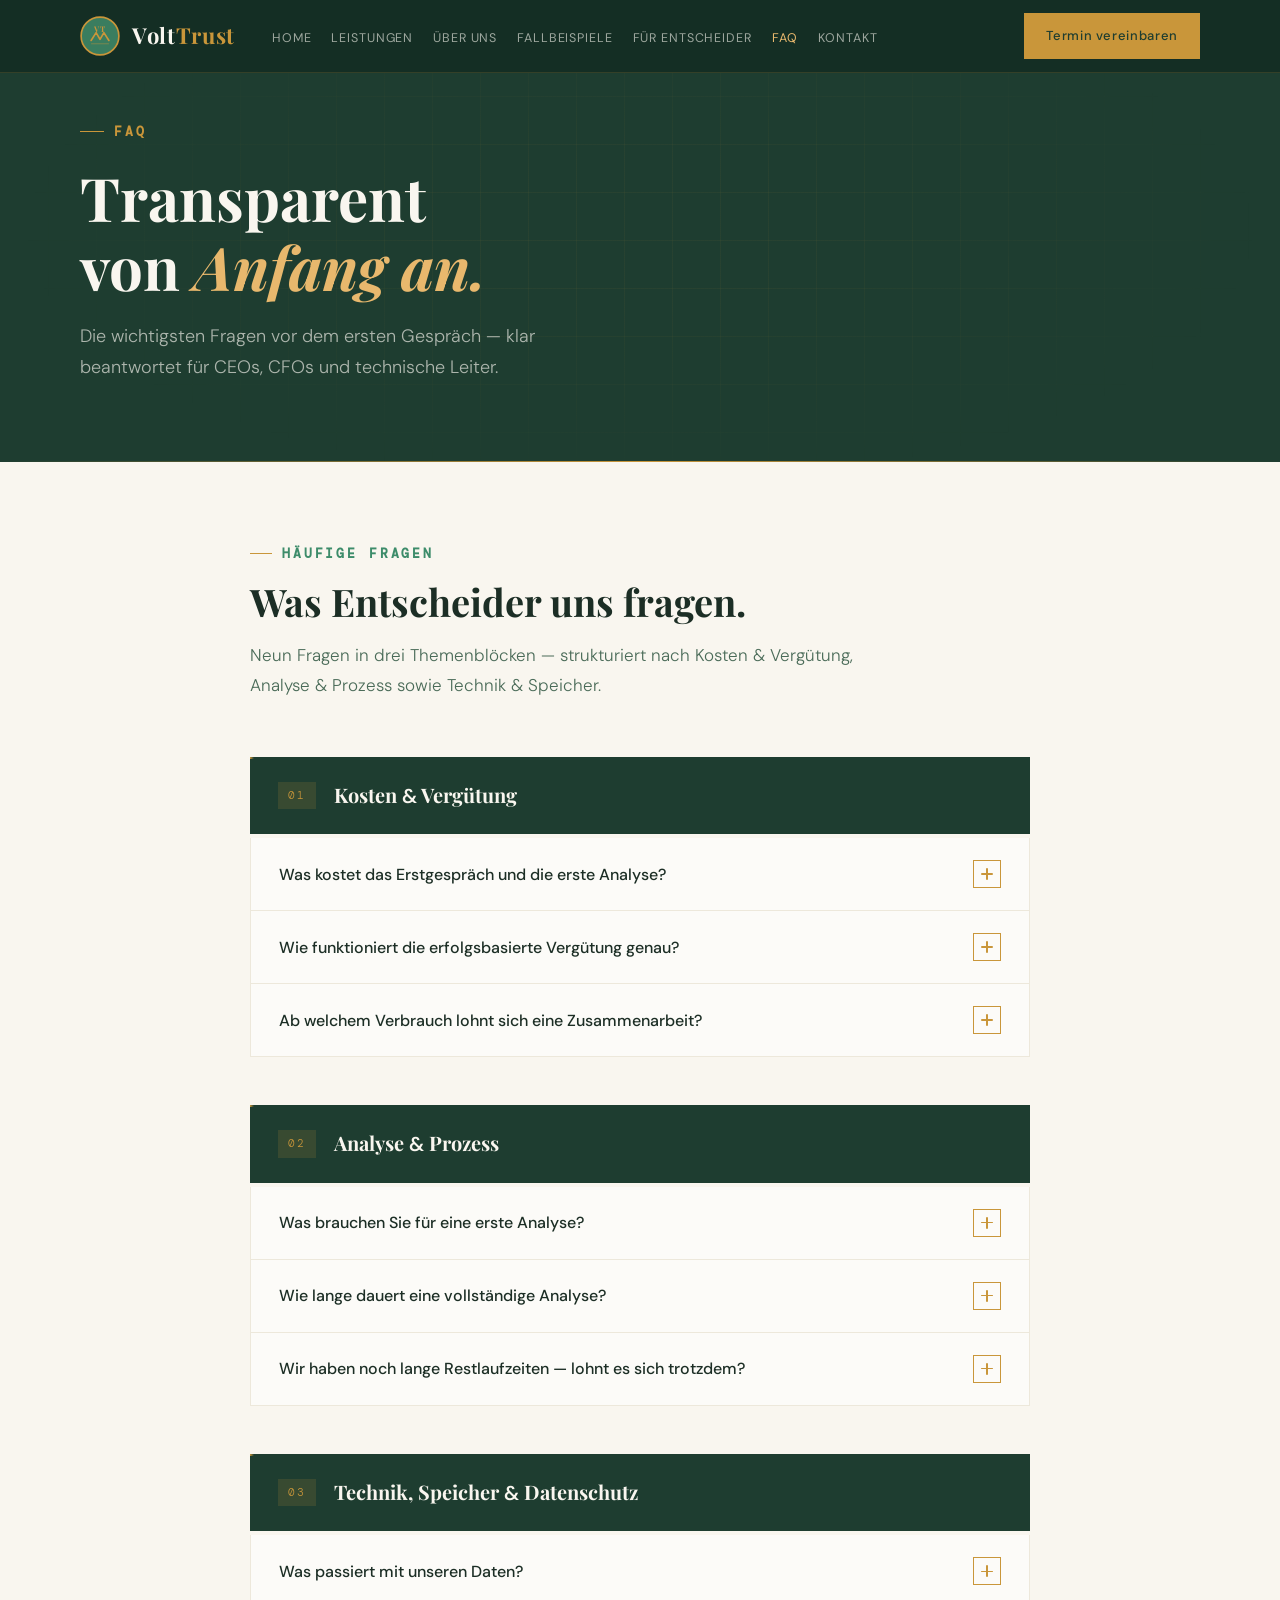
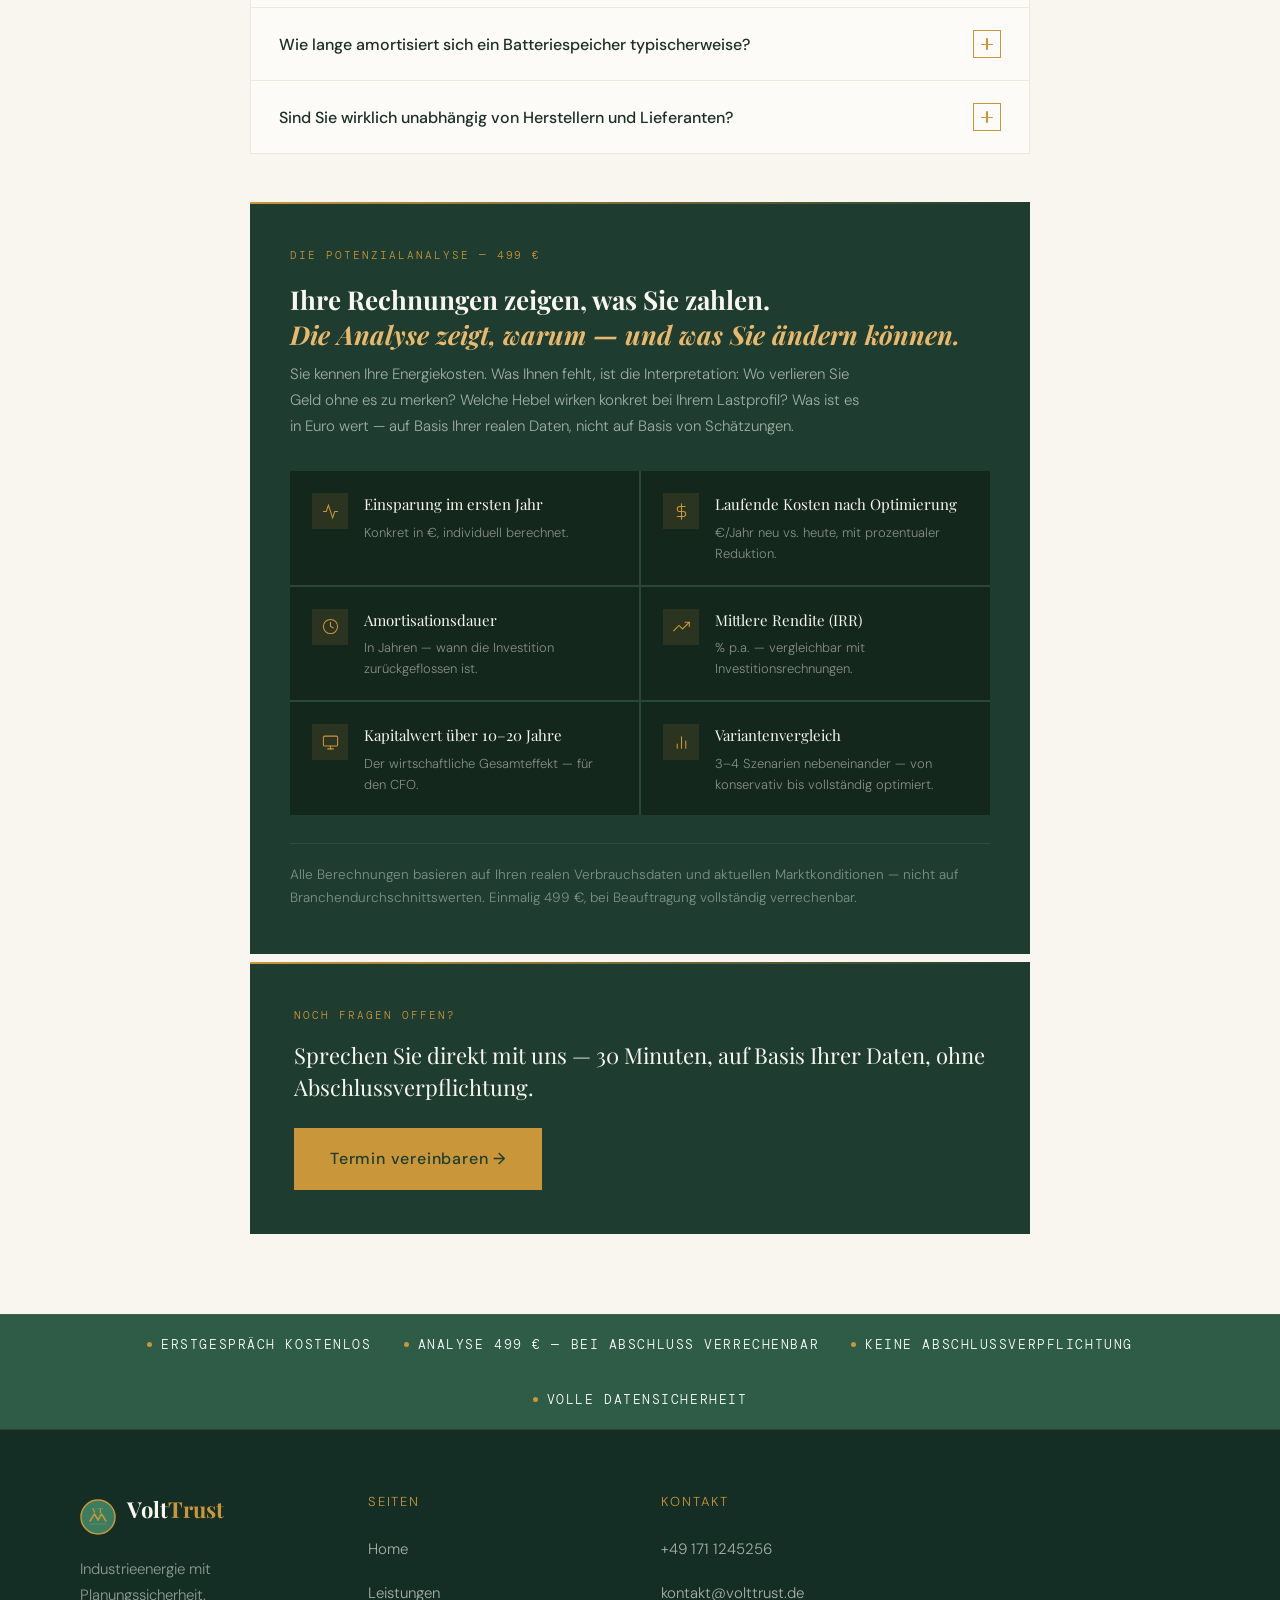
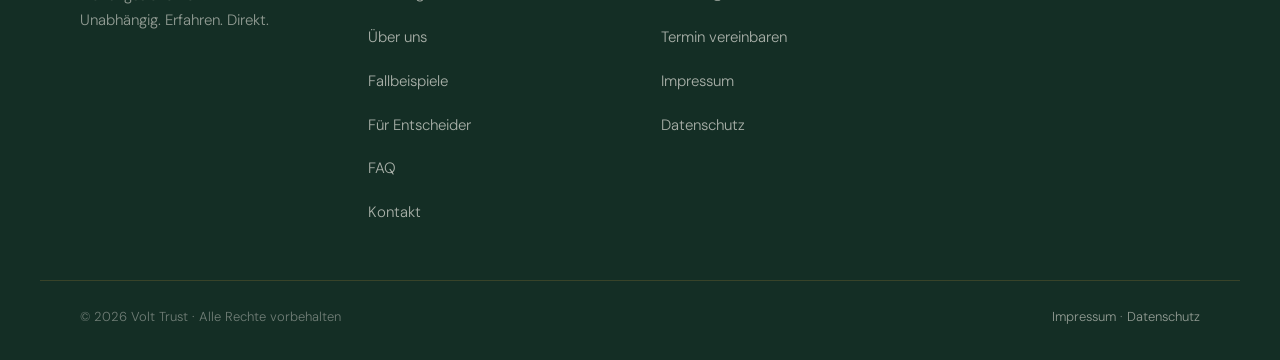
<file: faq.html>
<!DOCTYPE html>
<html lang="de">
<head>
<meta charset="UTF-8">
<meta name="viewport" content="width=device-width, initial-scale=1.0">
<meta name="description" content="Volt Trust FAQ — Häufige Fragen zu Kosten, Vergütung, Analyse und Batteriespeichern. Transparent beantwortet für Entscheider.">
<title>FAQ – Volt Trust</title>
<link rel="stylesheet" href="style.css">
<style>
/* ===== FAQ Page ===== */

/* Page Hero — wie andere Seiten */
.page-hero {
  background: var(--ink);
  padding: 120px 0 80px;
  position: relative;
  overflow: hidden;
}
.page-hero-grid {
  position: absolute;
  inset: 0;
  background-image:
    linear-gradient(rgba(201,150,58,.06) 1px, transparent 1px),
    linear-gradient(90deg, rgba(201,150,58,.06) 1px, transparent 1px);
  background-size: 48px 48px;
}
.page-hero::after {
  content: '';
  position: absolute;
  bottom: 0; left: 0; right: 0;
  height: 1px;
  background: linear-gradient(90deg, transparent, var(--gold), transparent);
}
.page-hero-eyebrow {
  font-family: 'DM Mono', monospace;
  font-size: 13px;
  font-weight: 700;
  letter-spacing: .22em;
  text-transform: uppercase;
  color: var(--gold);
  margin-bottom: 20px;
}
.page-hero h1 {
  font-family: 'Playfair Display', serif;
  font-size: clamp(38px, 6vw, 60px);
  font-weight: 700;
  color: var(--cream);
  line-height: 1.15;
  margin-bottom: 20px;
}
.page-hero h1 em {
  color: var(--gold-lt);
  font-style: italic;
}
.page-hero-lead {
  font-size: 18px;
  color: rgba(249,246,239,.65);
  max-width: 560px;
  line-height: 1.7;
}

/* Section */
.section-label {
  font-family: 'DM Mono', monospace;
  font-size: 13px;
  font-weight: 700;
  letter-spacing: .22em;
  text-transform: uppercase;
  color: var(--green);
  margin-bottom: 14px;
}
.section-title {
  font-family: 'Playfair Display', serif;
  font-size: clamp(28px, 4vw, 38px);
  font-weight: 700;
  color: var(--text);
  line-height: 1.2;
  margin-bottom: 16px;
}
.section-intro {
  font-size: 17px;
  color: var(--subtle);
  max-width: 640px;
  line-height: 1.75;
  margin-bottom: 56px;
  font-variant-ligatures: none;
}

/* FAQ Block */
.faq-block {
  margin-bottom: 48px;
}
.faq-block-header {
  display: flex;
  align-items: center;
  gap: 18px;
  padding: 20px 28px;
  background: var(--ink);
  position: relative;
}
.faq-block-header::before {
  content: '';
  position: absolute;
  top: 0; left: 0; right: 0;
  height: 2px;
  background: linear-gradient(90deg, var(--gold), transparent);
}
.faq-block-num {
  font-family: 'DM Mono', monospace;
  font-size: 11px;
  letter-spacing: .18em;
  color: var(--gold);
  background: rgba(201,150,58,.15);
  padding: 4px 10px;
  flex-shrink: 0;
}
.faq-block-title {
  font-family: 'Playfair Display', serif;
  font-size: 20px;
  color: var(--cream);
  font-weight: 700;
  font-variant-ligatures: none;
}
.faq-block-body {
  border: 1px solid var(--stone);
  border-top: none;
}

/* FAQ Items */
.faq-item {
  border-bottom: 1px solid var(--stone);
}
.faq-item:last-child {
  border-bottom: none;
}
.faq-question {
  display: flex;
  justify-content: space-between;
  align-items: center;
  padding: 22px 28px;
  cursor: pointer;
  gap: 16px;
  transition: background .2s;
  background: var(--mist);
  user-select: none;
}
.faq-question:hover {
  background: var(--cream);
}
.faq-question.open {
  background: var(--cream);
}
.faq-question-text {
  font-size: 16px;
  font-weight: 500;
  color: var(--text);
  line-height: 1.45;
  flex: 1;
}
.faq-icon {
  width: 28px;
  height: 28px;
  border: 1.5px solid var(--gold);
  display: flex;
  align-items: center;
  justify-content: center;
  flex-shrink: 0;
  transition: background .2s, transform .3s;
  position: relative;
}
.faq-question.open .faq-icon {
  background: var(--gold);
  transform: rotate(45deg);
}
.faq-icon::before,
.faq-icon::after {
  content: '';
  display: block;
  background: var(--gold);
  position: absolute;
  border-radius: 1px;
  transition: background .2s;
}
.faq-icon::before { width: 12px; height: 1.5px; }
.faq-icon::after  { width: 1.5px; height: 12px; }
.faq-question.open .faq-icon::before,
.faq-question.open .faq-icon::after {
  background: #0A1A0F;
}
.faq-answer {
  max-height: 0;
  overflow: hidden;
  transition: max-height .35s ease;
}
.faq-answer.open {
  max-height: 500px;
}
.faq-answer-inner {
  padding: 0 28px 26px;
  font-size: 15.5px;
  line-height: 1.8;
  color: var(--subtle);
  background: var(--cream);
  border-top: 1px solid var(--stone);
}

/* CTA Box */
.faq-cta-box {
  background: var(--ink);
  padding: 44px;
  margin-top: 8px;
  position: relative;
}
.faq-cta-box::before {
  content: '';
  position: absolute;
  top: 0; left: 0; right: 0;
  height: 2px;
  background: linear-gradient(90deg, var(--gold), transparent);
}
.faq-cta-eyebrow {
  font-family: 'DM Mono', monospace;
  font-size: 11px;
  letter-spacing: .18em;
  text-transform: uppercase;
  color: var(--gold);
  margin-bottom: 14px;
}
.faq-cta-title {
  font-family: 'Playfair Display', serif;
  font-size: 22px;
  color: var(--cream);
  margin-bottom: 24px;
  line-height: 1.45;
}

/* Trust Bar — ans Ende (vor Footer) */
.trust-bar--bottom {
  background: var(--forest);
  padding: 22px 0;
  border-top: 1px solid rgba(201,150,58,.2);
}
.trust-inner {
  max-width: 1100px;
  margin: 0 auto;
  padding: 0 40px;
  display: flex;
  flex-wrap: wrap;
  justify-content: center;
  gap: 32px;
}
.trust-item {
  font-family: 'DM Mono', monospace;
  font-size: 11px;
  letter-spacing: .18em;
  text-transform: uppercase;
  color: #ffffff !important;
  display: flex;
  align-items: center;
  gap: 10px;
}
.trust-dot {
  width: 6px;
  height: 6px;
  background: var(--gold);
  border-radius: 50%;
  flex-shrink: 0;
}

@media (max-width: 640px) {
  .faq-question { padding: 18px 20px; }
  .faq-answer-inner { padding: 0 20px 22px; }
  .faq-block-header { padding: 18px 20px; }
  .faq-cta-box { padding: 32px 24px; }
  .trust-inner { gap: 20px; }
}
</style>
</head>
<body>

<nav>
  <div class="nav-inner">
    <a href="index.html" class="nav-logo">
      <svg width="40" height="40" viewBox="0 0 36 36" fill="none"><circle cx="18" cy="18" r="17" fill="#3A7D5F" stroke="#C9963A" stroke-width="1.5"/><text x="18" y="14" text-anchor="middle" font-family="Playfair Display,serif" font-size="7" font-weight="700" fill="#C9963A" letter-spacing="1">VT</text><path d="M10 22 L14.5 15 L18 21 L21.5 15 L26 22" stroke="#C9963A" stroke-width="1.5" stroke-linecap="round" stroke-linejoin="round" fill="none"/><line x1="10" y1="25" x2="26" y2="25" stroke="#C9963A" stroke-width=".75" opacity=".5"/></svg>
      <span class="nav-logo-text">Volt<span>Trust</span></span>
    </a>
    <ul class="nav-links">
      <li><a href="index.html">Home</a></li>
      <li><a href="leistungen.html">Leistungen</a></li>
      <li><a href="ueber-uns.html">Über uns</a></li>
      <li><a href="fallbeispiele.html">Fallbeispiele</a></li>
      <li><a href="fuer-entscheider.html">Für Entscheider</a></li>
      <li><a href="faq.html">FAQ</a></li>
      <li><a href="kontakt.html">Kontakt</a></li>
    </ul>
    <a href="kontakt.html" class="nav-cta">Termin vereinbaren</a>
    <div class="nav-hamburger" id="hamburger"><span></span><span></span><span></span></div>
  </div>
</nav>
<div class="nav-mobile" id="navMobile">
  <a href="index.html">Home</a>
  <a href="leistungen.html">Leistungen</a>
  <a href="ueber-uns.html">Über uns</a>
  <a href="fallbeispiele.html">Fallbeispiele</a>
  <a href="fuer-entscheider.html">Für Entscheider</a>
  <a href="faq.html">FAQ</a>
  <a href="kontakt.html">Kontakt</a>
  <a href="kontakt.html" class="nav-cta">Termin vereinbaren</a>
</div>

<!-- HERO -->
<div class="page-hero">
  <div class="page-hero-grid"></div>
  <div class="container" style="position:relative;z-index:2">
    <div class="page-hero-eyebrow">FAQ</div>
    <h1>Transparent<br>von <em>Anfang an.</em></h1>
    <p class="page-hero-lead">Die wichtigsten Fragen vor dem ersten Gespräch — klar beantwortet für CEOs, CFOs und technische Leiter.</p>
  </div>
</div>

<!-- FAQ SECTION -->
<section style="background:var(--cream);padding:80px 0">
  <div class="container" style="max-width:860px">
    <div class="section-label">Häufige Fragen</div>
    <h2 class="section-title">Was Entscheider uns fragen.</h2>
    <p class="section-intro">Neun Fragen in drei Themenblöcken — strukturiert nach Kosten & Vergütung, Analyse & Prozess sowie Technik & Speicher.</p>

    <!-- BLOCK 1 -->
    <div class="faq-block">
      <div class="faq-block-header">
        <span class="faq-block-num">01</span>
        <div class="faq-block-title">Kosten <span style="font-family:'DM Sans',sans-serif;font-weight:600">&</span> Vergütung</div>
      </div>
      <div class="faq-block-body">
        <div class="faq-item">
          <div class="faq-question">
            <span class="faq-question-text">Was kostet das Erstgespräch und die erste Analyse?</span>
            <div class="faq-icon"></div>
          </div>
          <div class="faq-answer">
            <div class="faq-answer-inner">Das Erstgespräch ist vollständig kostenlos und unverbindlich. Die vollständige Energieanalyse kostet einmalig 499 € — dieser Betrag wird bei einer Beauftragung vollständig mit der Erfolgsvergütung verrechnet. Entscheiden Sie sich gegen eine Umsetzung, entstehen keine weiteren Kosten. Keine Abschlussverpflichtung.</div>
          </div>
        </div>
        <div class="faq-item">
          <div class="faq-question">
            <span class="faq-question-text">Wie funktioniert die erfolgsbasierte Vergütung genau?</span>
            <div class="faq-icon"></div>
          </div>
          <div class="faq-answer">
            <div class="faq-answer-inner">Wir vereinbaren im Voraus eine transparente Erfolgsbeteiligung an den erzielten Einsparungen — für einen definierten Zeitraum. Es gibt keine versteckten Kosten, keine Grundgebühren, keine Mindestvergütung. Wenn keine Einsparung erzielt wird, erhalten wir keine Vergütung. So einfach ist das Modell.</div>
          </div>
        </div>
        <div class="faq-item">
          <div class="faq-question">
            <span class="faq-question-text">Ab welchem Verbrauch lohnt sich eine Zusammenarbeit?</span>
            <div class="faq-icon"></div>
          </div>
          <div class="faq-answer">
            <div class="faq-answer-inner">Unsere Erfahrung zeigt: Ab einem Jahresstromverbrauch von ca. 100.000 kWh sind in fast allen Fällen relevante Einsparpotenziale vorhanden. Bei Verbrauchsmengen unter 100.000 kWh ist das Verhältnis von Aufwand und Ertrag meist nicht optimal — hier würden wir das offen kommunizieren.</div>
          </div>
        </div>
      </div>
    </div>

    <!-- BLOCK 2 -->
    <div class="faq-block">
      <div class="faq-block-header">
        <span class="faq-block-num">02</span>
        <div class="faq-block-title">Analyse <span style="font-family:'DM Sans',sans-serif;font-weight:600">&</span> Prozess</div>
      </div>
      <div class="faq-block-body">
        <div class="faq-item">
          <div class="faq-question">
            <span class="faq-question-text">Was brauchen Sie für eine erste Analyse?</span>
            <div class="faq-icon"></div>
          </div>
          <div class="faq-answer">
            <div class="faq-answer-inner">Für eine belastbare erste Einschätzung benötigen wir: aktuelle Strom- und ggf. Gasrechnungen der letzten 12 Monate, Ihren RLM-Lastgang falls vorhanden (sonst können wir ihn anfordern), sowie Angaben zu Laufzeiten und Typ Ihres aktuellen Vertrags. Das dauert in der Vorbereitung ca. 15 Minuten — den Rest übernehmen wir.</div>
          </div>
        </div>
        <div class="faq-item">
          <div class="faq-question">
            <span class="faq-question-text">Wie lange dauert eine vollständige Analyse?</span>
            <div class="faq-icon"></div>
          </div>
          <div class="faq-answer">
            <div class="faq-answer-inner">Nach Erhalt aller relevanten Unterlagen liefern wir in der Regel innerhalb von 5–10 Werktagen eine vollständige Ergebnispräsentation mit konkreten Handlungsoptionen und transparenten Wirtschaftlichkeitsberechnungen.</div>
          </div>
        </div>
        <div class="faq-item">
          <div class="faq-question">
            <span class="faq-question-text">Wir haben noch lange Restlaufzeiten — lohnt es sich trotzdem?</span>
            <div class="faq-icon"></div>
          </div>
          <div class="faq-answer">
            <div class="faq-answer-inner">Ja — und oft besonders dann. Denn Stufe 2 (Lastoptimierung und BESS) wirkt unabhängig vom laufenden Energievertrag. Und für Stufe 1 bereiten wir die optimale Beschaffungsstrategie für das Ende Ihrer Laufzeit vor, sodass Sie beim nächsten Wechsel sofort die besten Konditionen nutzen können.</div>
          </div>
        </div>
      </div>
    </div>

    <!-- BLOCK 3 -->
    <div class="faq-block">
      <div class="faq-block-header">
        <span class="faq-block-num">03</span>
        <div class="faq-block-title">Technik, Speicher <span style="font-family:'DM Sans',sans-serif;font-weight:600">&</span> Datenschutz</div>
      </div>
      <div class="faq-block-body">
        <div class="faq-item">
          <div class="faq-question">
            <span class="faq-question-text">Was passiert mit unseren Daten?</span>
            <div class="faq-icon"></div>
          </div>
          <div class="faq-answer">
            <div class="faq-answer-inner">Alle Daten werden ausschließlich zweckgebunden für die Analyse genutzt. Wir unterzeichnen standardmäßig eine Datenschutzvereinbarung und eine Vertraulichkeitserklärung vor Übermittlung der ersten Unterlagen. Daten werden nicht an Dritte weitergegeben — auch nicht an Energieversorger oder Speicherhersteller.</div>
          </div>
        </div>
        <div class="faq-item">
          <div class="faq-question">
            <span class="faq-question-text">Wie lange amortisiert sich ein Batteriespeicher typischerweise?</span>
            <div class="faq-icon"></div>
          </div>
          <div class="faq-answer">
            <div class="faq-answer-inner">In unseren Projekten liegt die Amortisation zwischen 1,9 und 6,5 Jahren — je nach Lastprofil, Verbrauchsvolumen und eingesetztem Szenario. Das Klinikprojekt amortisierte sich in 2,5 Jahren bei 39 % Jahresrendite. Die Spanne ist groß, deshalb rechnen wir immer individuell — nie mit pauschalen Versprechen.</div>
          </div>
        </div>
        <div class="faq-item">
          <div class="faq-question">
            <span class="faq-question-text">Sind Sie wirklich unabhängig von Herstellern und Lieferanten?</span>
            <div class="faq-icon"></div>
          </div>
          <div class="faq-answer">
            <div class="faq-answer-inner">Ja, vollständig. Wir erhalten keine Provisionen von Energielieferanten für Vertragsabschlüsse. Unsere BESS-Empfehlungen basieren auf technischer und wirtschaftlicher Eignung — nicht auf Hersteller-Abkommen. Unsere Technologiepartner (STRICKER, Gotion, Midea) sind Kooperationspartner für die Umsetzung, nicht Auftraggeber für unsere Beratung.</div>
          </div>
        </div>
      </div>
    </div>

    <!-- POTENZIALANALYSE BLOCK -->
    <div style="background:var(--ink);padding:44px 40px;margin-bottom:8px;position:relative">
      <div style="position:absolute;top:0;left:0;right:0;height:2px;background:linear-gradient(90deg,var(--gold),transparent)"></div>

      <div style="font-family:'DM Mono',monospace;font-size:11px;letter-spacing:.18em;text-transform:uppercase;color:var(--gold);margin-bottom:16px">Die Potenzialanalyse — 499 €</div>
      <h3 style="font-family:'Playfair Display',serif;font-size:clamp(20px,2.5vw,26px);color:var(--cream);margin-bottom:10px;line-height:1.35">Ihre Rechnungen zeigen, was Sie zahlen.<br><em style="color:var(--gold-lt);font-style:italic">Die Analyse zeigt, warum — und was Sie ändern können.</em></h3>
      <p style="font-size:15px;color:rgba(249,246,239,.6);line-height:1.72;margin-bottom:32px;max-width:580px">Sie kennen Ihre Energiekosten. Was Ihnen fehlt, ist die Interpretation: Wo verlieren Sie Geld ohne es zu merken? Welche Hebel wirken konkret bei Ihrem Lastprofil? Was ist es in Euro wert — auf Basis Ihrer realen Daten, nicht auf Basis von Schätzungen.</p>

      <div style="display:grid;grid-template-columns:repeat(2,1fr);gap:2px;background:rgba(255,255,255,.05);margin-bottom:28px">

        <div style="background:rgba(10,26,15,.7);padding:20px 22px;display:flex;gap:16px;align-items:flex-start">
          <div style="width:36px;height:36px;background:rgba(201,150,58,.12);display:flex;align-items:center;justify-content:center;flex-shrink:0;margin-top:2px">
            <svg width="17" height="17" viewBox="0 0 24 24" fill="none" stroke="var(--gold)" stroke-width="1.5" stroke-linecap="round"><polyline points="22 12 18 12 15 21 9 3 6 12 2 12"/></svg>
          </div>
          <div>
            <div style="font-family:'Playfair Display',serif;font-size:15px;color:var(--cream);margin-bottom:5px">Einsparung im ersten Jahr</div>
            <p style="font-size:13px;color:rgba(249,246,239,.5);line-height:1.6;margin:0">Konkret in €, individuell berechnet.</p>
          </div>
        </div>

        <div style="background:rgba(10,26,15,.7);padding:20px 22px;display:flex;gap:16px;align-items:flex-start">
          <div style="width:36px;height:36px;background:rgba(201,150,58,.12);display:flex;align-items:center;justify-content:center;flex-shrink:0;margin-top:2px">
            <svg width="17" height="17" viewBox="0 0 24 24" fill="none" stroke="var(--gold)" stroke-width="1.5" stroke-linecap="round"><line x1="12" y1="1" x2="12" y2="23"/><path d="M17 5H9.5a3.5 3.5 0 0 0 0 7h5a3.5 3.5 0 0 1 0 7H6"/></svg>
          </div>
          <div>
            <div style="font-family:'Playfair Display',serif;font-size:15px;color:var(--cream);margin-bottom:5px">Laufende Kosten nach Optimierung</div>
            <p style="font-size:13px;color:rgba(249,246,239,.5);line-height:1.6;margin:0">€/Jahr neu vs. heute, mit prozentualer Reduktion.</p>
          </div>
        </div>

        <div style="background:rgba(10,26,15,.7);padding:20px 22px;display:flex;gap:16px;align-items:flex-start">
          <div style="width:36px;height:36px;background:rgba(201,150,58,.12);display:flex;align-items:center;justify-content:center;flex-shrink:0;margin-top:2px">
            <svg width="17" height="17" viewBox="0 0 24 24" fill="none" stroke="var(--gold)" stroke-width="1.5" stroke-linecap="round"><circle cx="12" cy="12" r="10"/><path d="M12 6v6l4 2"/></svg>
          </div>
          <div>
            <div style="font-family:'Playfair Display',serif;font-size:15px;color:var(--cream);margin-bottom:5px">Amortisationsdauer</div>
            <p style="font-size:13px;color:rgba(249,246,239,.5);line-height:1.6;margin:0">In Jahren — wann die Investition zurückgeflossen ist.</p>
          </div>
        </div>

        <div style="background:rgba(10,26,15,.7);padding:20px 22px;display:flex;gap:16px;align-items:flex-start">
          <div style="width:36px;height:36px;background:rgba(201,150,58,.12);display:flex;align-items:center;justify-content:center;flex-shrink:0;margin-top:2px">
            <svg width="17" height="17" viewBox="0 0 24 24" fill="none" stroke="var(--gold)" stroke-width="1.5" stroke-linecap="round"><polyline points="23 6 13.5 15.5 8.5 10.5 1 18"/><polyline points="17 6 23 6 23 12"/></svg>
          </div>
          <div>
            <div style="font-family:'Playfair Display',serif;font-size:15px;color:var(--cream);margin-bottom:5px">Mittlere Rendite (IRR)</div>
            <p style="font-size:13px;color:rgba(249,246,239,.5);line-height:1.6;margin:0">% p.a. — vergleichbar mit Investitionsrechnungen.</p>
          </div>
        </div>

        <div style="background:rgba(10,26,15,.7);padding:20px 22px;display:flex;gap:16px;align-items:flex-start">
          <div style="width:36px;height:36px;background:rgba(201,150,58,.12);display:flex;align-items:center;justify-content:center;flex-shrink:0;margin-top:2px">
            <svg width="17" height="17" viewBox="0 0 24 24" fill="none" stroke="var(--gold)" stroke-width="1.5" stroke-linecap="round"><rect x="2" y="3" width="20" height="14" rx="2"/><line x1="8" y1="21" x2="16" y2="21"/><line x1="12" y1="17" x2="12" y2="21"/></svg>
          </div>
          <div>
            <div style="font-family:'Playfair Display',serif;font-size:15px;color:var(--cream);margin-bottom:5px">Kapitalwert über 10–20 Jahre</div>
            <p style="font-size:13px;color:rgba(249,246,239,.5);line-height:1.6;margin:0">Der wirtschaftliche Gesamteffekt — für den CFO.</p>
          </div>
        </div>

        <div style="background:rgba(10,26,15,.7);padding:20px 22px;display:flex;gap:16px;align-items:flex-start">
          <div style="width:36px;height:36px;background:rgba(201,150,58,.12);display:flex;align-items:center;justify-content:center;flex-shrink:0;margin-top:2px">
            <svg width="17" height="17" viewBox="0 0 24 24" fill="none" stroke="var(--gold)" stroke-width="1.5" stroke-linecap="round"><path d="M18 20V10"/><path d="M12 20V4"/><path d="M6 20v-6"/></svg>
          </div>
          <div>
            <div style="font-family:'Playfair Display',serif;font-size:15px;color:var(--cream);margin-bottom:5px">Variantenvergleich</div>
            <p style="font-size:13px;color:rgba(249,246,239,.5);line-height:1.6;margin:0">3–4 Szenarien nebeneinander — von konservativ bis vollständig optimiert.</p>
          </div>
        </div>

      </div>

      <p style="font-size:13.5px;color:rgba(249,246,239,.45);line-height:1.7;border-top:1px solid rgba(255,255,255,.07);padding-top:20px;margin:0">Alle Berechnungen basieren auf Ihren realen Verbrauchsdaten und aktuellen Marktkonditionen — nicht auf Branchendurchschnittswerten. Einmalig 499 €, bei Beauftragung vollständig verrechenbar.</p>
    </div>

    <!-- CTA BOX -->
    <div class="faq-cta-box">
      <div class="faq-cta-eyebrow">Noch Fragen offen?</div>
      <p class="faq-cta-title">Sprechen Sie direkt mit uns — 30 Minuten, auf Basis Ihrer Daten, ohne Abschlussverpflichtung.</p>
      <a href="kontakt.html" class="btn-primary">Termin vereinbaren →</a>
    </div>

  </div>
</section>

<!-- TRUST BAR — ans Ende, vor Footer -->
<div class="trust-bar-bottom">
  <div class="trust-inner">
    <div class="trust-item"><span class="trust-dot"></span>Erstgespräch kostenlos</div>
    <div class="trust-item"><span class="trust-dot"></span>Analyse 499 € — bei Abschluss verrechenbar</div>
    <div class="trust-item"><span class="trust-dot"></span>Keine Abschlussverpflichtung</div>
    <div class="trust-item"><span class="trust-dot"></span>Volle Datensicherheit</div>
  </div>
</div>

<!-- FOOTER -->
<footer>
  <div class="footer-top">
    <div>
      <div style="display:flex;align-items:center;gap:11px;margin-bottom:14px">
        <svg width="36" height="36" viewBox="0 0 36 36" fill="none"><circle cx="18" cy="18" r="17" fill="#3A7D5F" stroke="#C9963A" stroke-width="1.5"/><text x="18" y="14" text-anchor="middle" font-family="Playfair Display,serif" font-size="7" font-weight="700" fill="#C9963A" letter-spacing="1">VT</text><path d="M10 22 L14.5 15 L18 21 L21.5 15 L26 22" stroke="#C9963A" stroke-width="1.5" stroke-linecap="round" stroke-linejoin="round" fill="none"/><line x1="10" y1="25" x2="26" y2="25" stroke="#C9963A" stroke-width=".75" opacity=".5"/></svg>
        <div class="footer-brand">Volt<span>Trust</span></div>
      </div>
      <p class="footer-tagline">Industrieenergie mit Planungssicherheit.<br>Unabhängig. Erfahren. Direkt.</p>
    </div>
    <div>
      <div class="footer-col-title">Seiten</div>
      <ul class="footer-links">
        <li><a href="index.html">Home</a></li>
        <li><a href="leistungen.html">Leistungen</a></li>
        <li><a href="ueber-uns.html">Über uns</a></li>
        <li><a href="fallbeispiele.html">Fallbeispiele</a></li>
        <li><a href="fuer-entscheider.html">Für Entscheider</a></li>
        <li><a href="faq.html">FAQ</a></li>
        <li><a href="kontakt.html">Kontakt</a></li>
      </ul>
    </div>
    <div>
      <div class="footer-col-title">Kontakt</div>
      <ul class="footer-links">
        <li><a href="tel:+491711245256">+49 171 1245256</a></li>
        <li><a href="mailto:kontakt@volttrust.de">kontakt@volttrust.de</a></li>
        <li><a href="kontakt.html">Termin vereinbaren</a></li>
        <li><a href="impressum.html">Impressum</a></li>
        <li><a href="datenschutz.html">Datenschutz</a></li>
      </ul>
    </div>
  </div>
  <div class="footer-bottom">
    <span class="footer-copy">© 2026 Volt Trust · Alle Rechte vorbehalten</span>
    <span class="footer-copy"><a href="impressum.html">Impressum</a> · <a href="datenschutz.html">Datenschutz</a></span>
  </div>
</footer>

<script src="main.js"></script>
<script>
document.addEventListener('DOMContentLoaded', function() {
  var questions = document.querySelectorAll('.faq-question');
  questions.forEach(function(question) {
    question.addEventListener('click', function() {
      var answer = this.nextElementSibling;
      var wasOpen = this.classList.contains('open');
      questions.forEach(function(q) {
        q.classList.remove('open');
        var a = q.nextElementSibling;
        if (a) { a.style.maxHeight = null; }
      });
      if (!wasOpen) {
        this.classList.add('open');
        if (answer) { answer.style.maxHeight = answer.scrollHeight + 'px'; }
      }
    });
  });
});
</script>
</body>
</html>
</file>
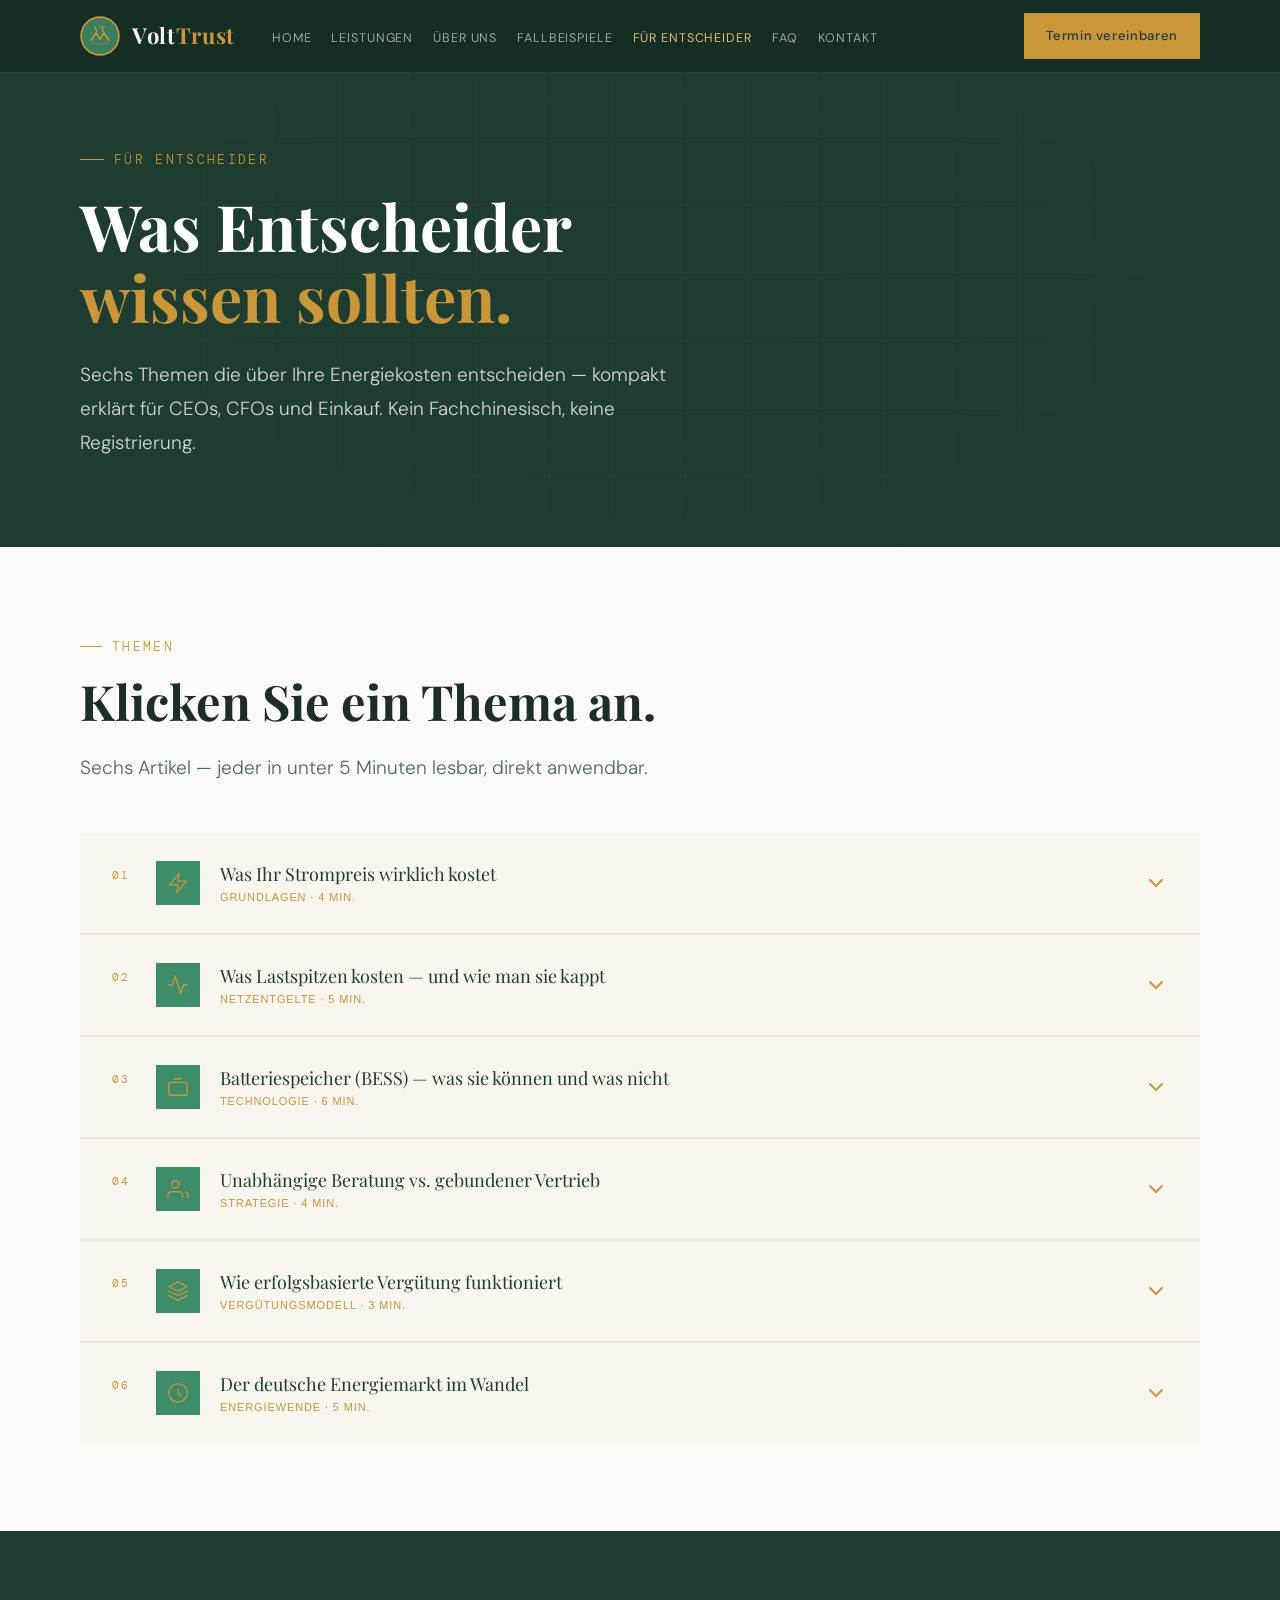
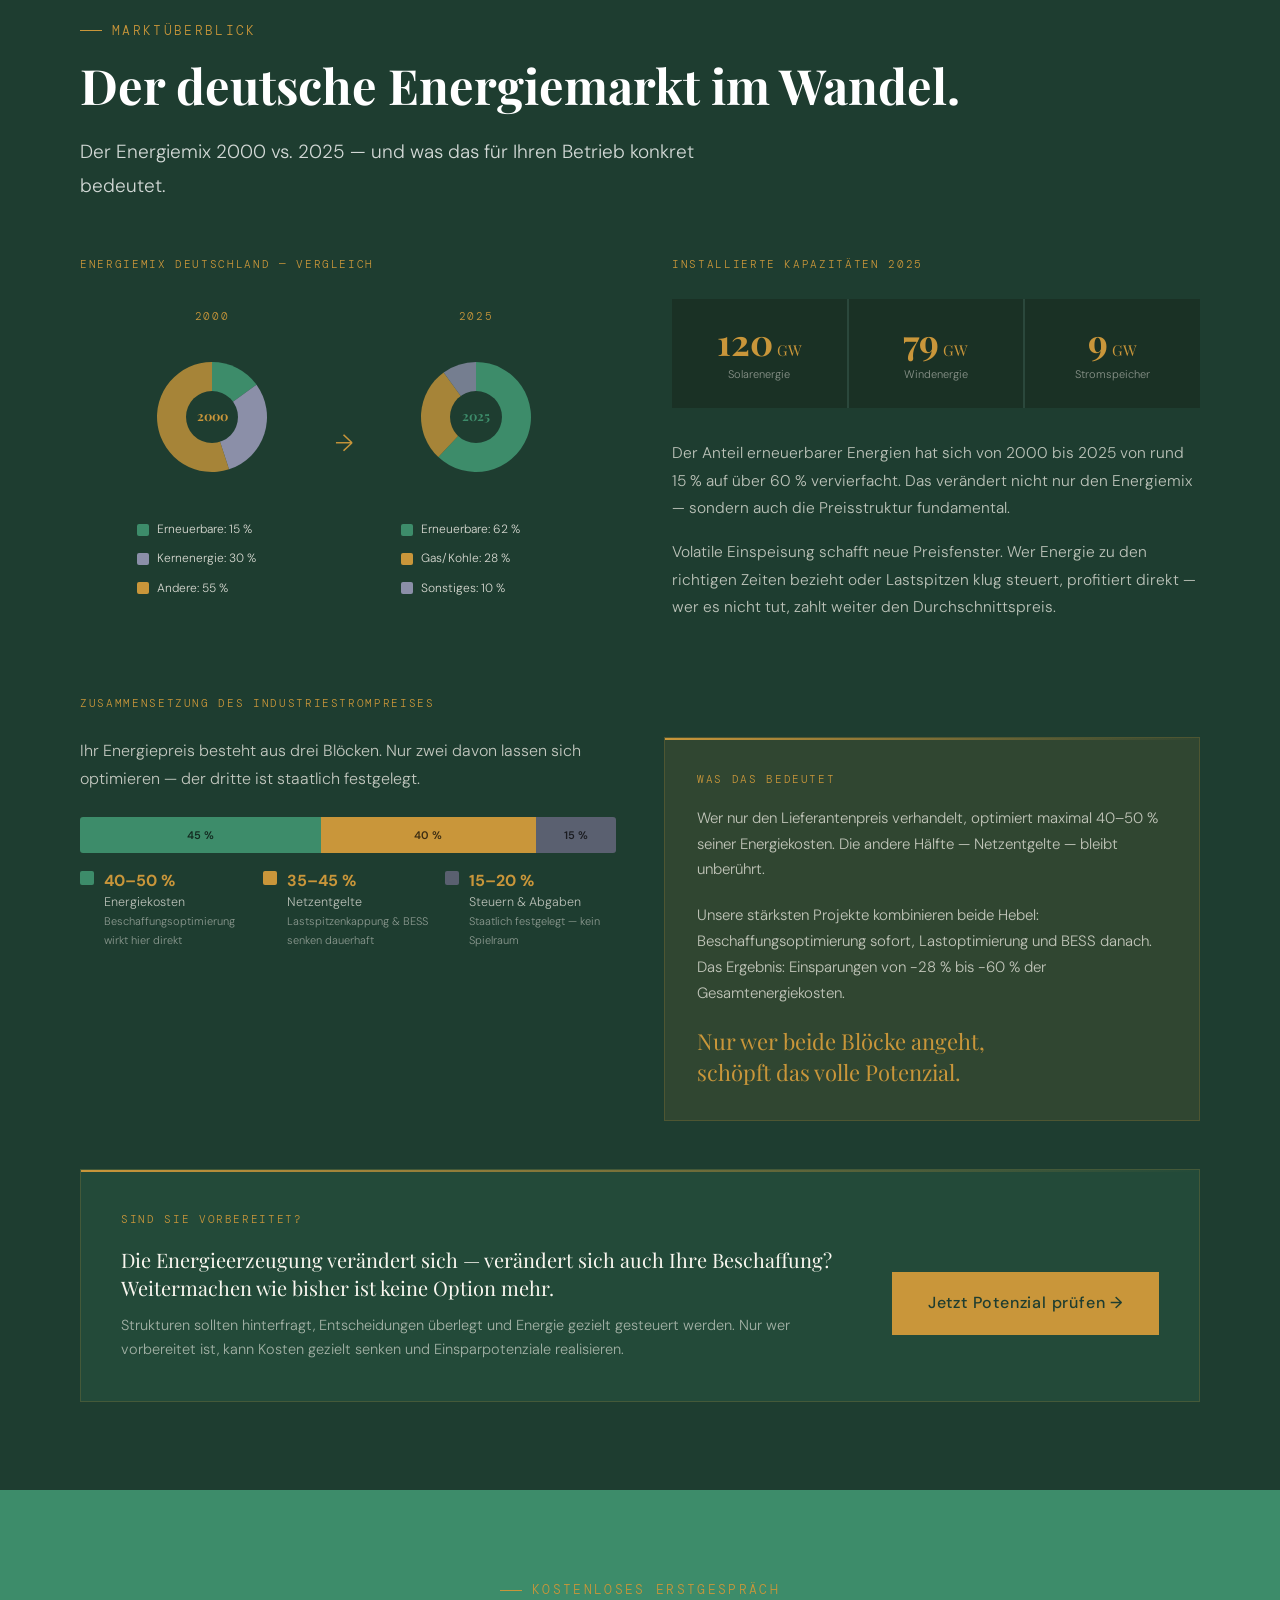
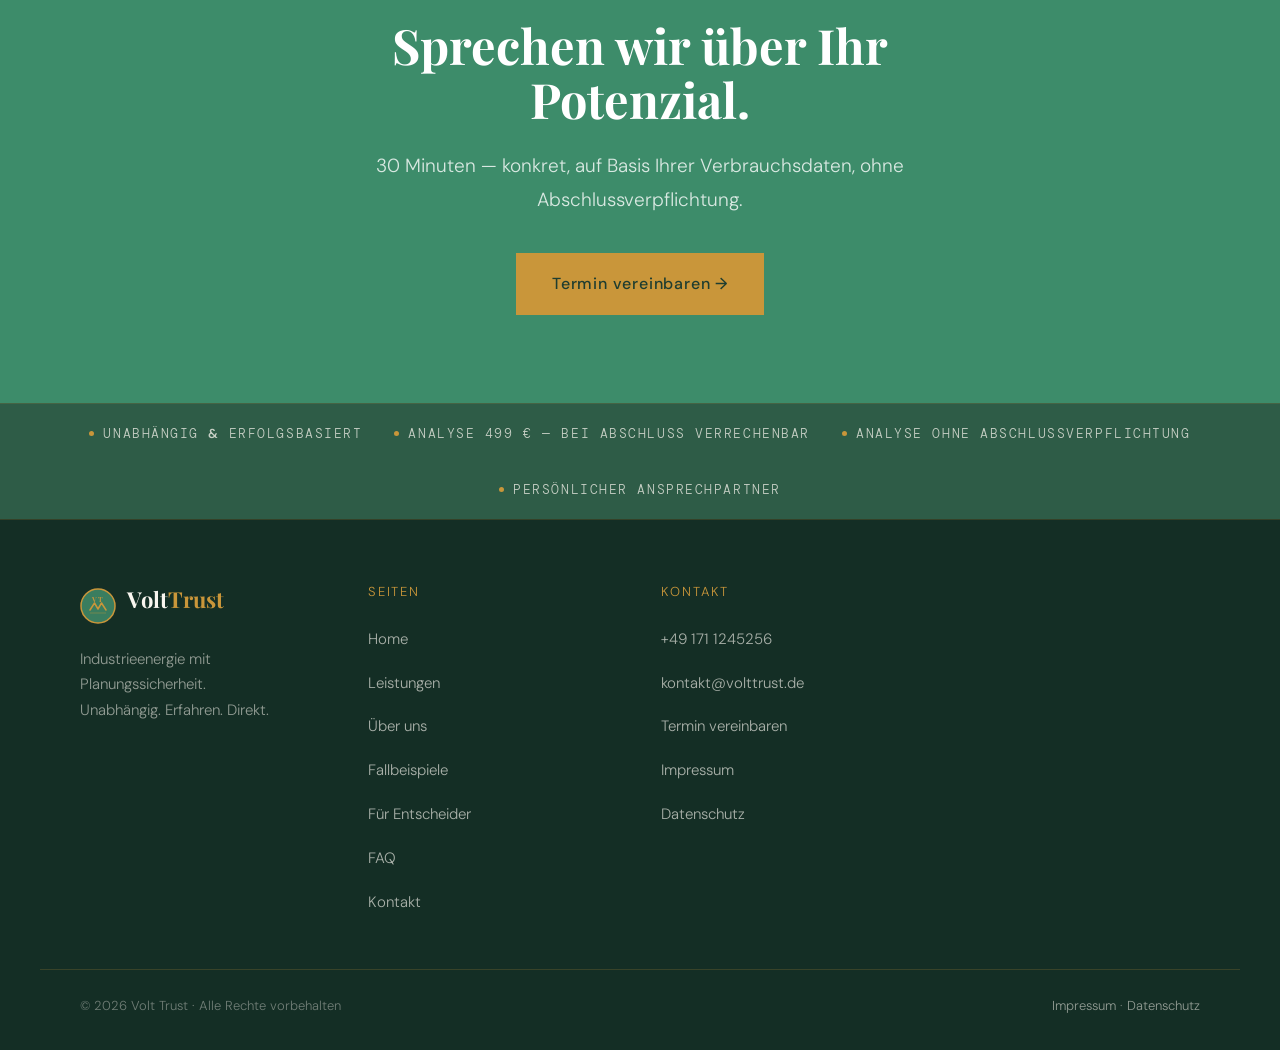
<file: fuer-entscheider.html>
<!DOCTYPE html>
<html lang="de">
<head>
<meta charset="UTF-8">
<meta name="viewport" content="width=device-width, initial-scale=1.0">
<meta name="description" content="Für Entscheider — Was CEOs, CFOs und Einkäufer über Energiekosten wissen sollten. Kompakt, ohne Fachchinesisch.">
<title>Für Entscheider – Volt Trust</title>
<link rel="stylesheet" href="style.css">
<style>
@media(max-width:768px){
  html,body{overflow-x:hidden!important;max-width:100vw}
  .container{overflow-x:hidden}

  /* Energiemix-Sektion: 2 Spalten → 1 Spalte */
  [style*="grid-template-columns:1fr 1fr"]{grid-template-columns:1fr!important}

  /* Kapazitäten-Grid (repeat 3) → 3 Spalten bleiben aber kleiner */
  [style*="grid-template-columns:repeat(3,1fr)"]{grid-template-columns:repeat(3,1fr)!important;gap:2px!important}
  [style*="grid-template-columns:repeat(3,1fr)"] > div{padding:16px 8px!important}
  [style*="grid-template-columns:repeat(3,1fr)"] span[style*="font-size:36px"]{font-size:24px!important}

  /* Pie Charts: nebeneinander bleiben, aber kleiner */
  [style*="display:flex;gap:48px"]{gap:12px!important;justify-content:center}
  [style*="display:flex;gap:48px"] svg{width:110px!important;height:110px!important}

  /* "1fr auto" CTA-Box → einspaltig */
  [style*="grid-template-columns:1fr auto"]{grid-template-columns:1fr!important}
  [style*="grid-template-columns:1fr auto"] [style*="flex-shrink:0"]{margin-top:8px}

  /* Legende rechts der Balkendiagramm → einspaltig */
  [style*="grid-template-columns:repeat(3,1fr)"][style*="gap:12px"]{grid-template-columns:1fr!important}
}
</style>
<script>
// Accordion wird nach vollständigem DOM-Load gebunden — unabhängig von main.js
document.addEventListener('DOMContentLoaded', function() {
  var ids = ['01','02','03','04','05','06'];
  ids.forEach(function(id) {
    var header = document.querySelector('#item-' + id + ' .wissen-header');
    if (!header) return;
    header.addEventListener('click', function() {
      var content = document.getElementById('content-' + id);
      var item = document.getElementById('item-' + id);
      var isOpen = content.style.display === 'block';
      // Alle schließen
      ids.forEach(function(i) {
        var c = document.getElementById('content-' + i);
        var it = document.getElementById('item-' + i);
        if (c) c.style.display = 'none';
        if (it) it.classList.remove('open');
      });
      // Dieses öffnen
      if (!isOpen) {
        content.style.display = 'block';
        item.classList.add('open');
      }
    });
  });
});
</script>
<style>
/* ===== ACCORDION ===== */
.wissen-accordion {
  display: flex;
  flex-direction: column;
  gap: 2px;
  background: var(--stone);
}
.wissen-item {
  background: var(--cream);
}
.wissen-item.open {
  background: var(--mist);
}
.wissen-header {
  width: 100%;
  display: flex;
  align-items: center;
  justify-content: space-between;
  padding: 28px 32px;
  background: none;
  border: none;
  cursor: pointer;
  text-align: left;
  transition: background .2s;
  gap: 16px;
}
.wissen-header:hover {
  background: rgba(201,150,58,.06);
}
.wissen-header-left {
  display: flex;
  align-items: center;
  gap: 20px;
}
.wissen-num {
  font-family: 'DM Mono', monospace;
  font-size: 11px;
  letter-spacing: .18em;
  color: var(--gold);
  flex-shrink: 0;
  min-width: 24px;
}
.wissen-icon-wrap {
  width: 44px;
  height: 44px;
  background: var(--green);
  display: flex;
  align-items: center;
  justify-content: center;
  flex-shrink: 0;
}
.wissen-icon-wrap svg {
  width: 22px;
  height: 22px;
}
.wissen-kachel-title {
  font-family: 'Playfair Display', serif;
  font-size: 18px;
  color: var(--ink);
  line-height: 1.3;
  margin-bottom: 4px;
}
.wissen-kachel-tag {
  font-size: 11px;
  color: var(--gold);
  letter-spacing: .08em;
  text-transform: uppercase;
}
.wissen-chevron {
  width: 24px;
  height: 24px;
  color: var(--gold);
  flex-shrink: 0;
  transition: transform .3s ease;
}
.wissen-item.open .wissen-chevron {
  transform: rotate(180deg);
}
/* ACCORDION FIX: visibility statt nur max-height */
.wissen-content {
  display: none;
}
.wissen-item.open .wissen-content {
  display: block;
}
.wissen-article {
  padding: 28px 32px 36px 120px;
  border-top: 1px solid var(--stone);
}
.wissen-article p {
  font-size: 15.5px;
  line-height: 1.78;
  color: var(--subtle);
  margin-bottom: 16px;
}
.wissen-article h4 {
  font-family: 'Playfair Display', serif;
  font-size: 17px;
  color: var(--ink);
  margin: 24px 0 12px;
}
.wissen-article strong {
  color: var(--text);
}
.wissen-fazit {
  background: var(--stone);
  border-left: 3px solid var(--gold);
  padding: 16px 20px;
  margin-top: 24px;
  font-size: 14.5px;
  line-height: 1.7;
  color: var(--text);
}
/* Trust Bar Bottom — erhöhter Kontrast */
.trust-bar--bottom {
  background: var(--forest);
}
.trust-bar--bottom .trust-item {
  color: #ffffff !important;
  opacity: 1 !important;
}
.trust-bar--bottom .trust-dot {
  background: var(--gold) !important;
  opacity: 1 !important;
}
@media (max-width: 960px) {
  .wissen-article { padding: 20px 24px 28px 24px; }
  .wissen-header { padding: 22px 24px; }
  .wissen-header-left { gap: 14px; }
}
@media (max-width: 600px) {
  .wissen-kachel-title { font-size: 16px; }
  .wissen-icon-wrap { width: 36px; height: 36px; }
}
</style>
</head>
<body>

<nav>
  <div class="nav-inner">
    <a href="index.html" class="nav-logo">
      <svg width="40" height="40" viewBox="0 0 36 36" fill="none"><circle cx="18" cy="18" r="17" fill="#3A7D5F" stroke="#C9963A" stroke-width="1.5"/><text x="18" y="14" text-anchor="middle" font-family="Playfair Display,serif" font-size="7" font-weight="700" fill="#C9963A" letter-spacing="1">VT</text><path d="M10 22 L14.5 15 L18 21 L21.5 15 L26 22" stroke="#C9963A" stroke-width="1.5" stroke-linecap="round" stroke-linejoin="round" fill="none"/><line x1="10" y1="25" x2="26" y2="25" stroke="#C9963A" stroke-width=".75" opacity=".5"/></svg>
      <span class="nav-logo-text">Volt<span>Trust</span></span>
    </a>
    <ul class="nav-links">
      <li><a href="index.html">Home</a></li>
      <li><a href="leistungen.html">Leistungen</a></li>
      <li><a href="ueber-uns.html">Über uns</a></li>
      <li><a href="fallbeispiele.html">Fallbeispiele</a></li>
      <li><a href="fuer-entscheider.html" class="active">Für Entscheider</a></li>
      <li><a href="faq.html">FAQ</a></li>
      <li><a href="kontakt.html">Kontakt</a></li>
    </ul>
    <a href="kontakt.html" class="nav-cta">Termin vereinbaren</a>
    <div class="nav-hamburger" id="hamburger"><span></span><span></span><span></span></div>
  </div>
</nav>
<div class="nav-mobile" id="navMobile">
  <a href="index.html">Home</a>
  <a href="leistungen.html">Leistungen</a>
  <a href="ueber-uns.html">Über uns</a>
  <a href="fallbeispiele.html">Fallbeispiele</a>
  <a href="fuer-entscheider.html">Für Entscheider</a>
  <a href="faq.html">FAQ</a>
  <a href="kontakt.html">Kontakt</a>
  <a href="kontakt.html" class="nav-cta">Termin vereinbaren</a>
</div>

<!-- HERO -->
<div class="page-hero">
  <div class="page-hero-grid"></div>
  <div class="container" style="position:relative;z-index:2">
    <div class="page-hero-eyebrow">Für Entscheider</div>
    <h1>Was Entscheider<br><em>wissen sollten.</em></h1>
    <p class="page-hero-lead">Sechs Themen die über Ihre Energiekosten entscheiden — kompakt erklärt für CEOs, CFOs und Einkauf. Kein Fachchinesisch, keine Registrierung.</p>
  </div>
</div>

<!-- THEMEN-KACHELN MIT ACCORDION -->
<section style="background:var(--mist);padding:88px 0">
  <div class="container">
    <div class="section-label">Themen</div>
    <h2 class="section-title">Klicken Sie ein Thema an.</h2>
    <p class="section-intro">Sechs Artikel — jeder in unter 5 Minuten lesbar, direkt anwendbar.</p>

    <div class="wissen-accordion" style="margin-top:48px">

      <!-- Kachel 01 -->
      <div class="wissen-item" id="item-01">
        <button class="wissen-header" aria-expanded="false" aria-controls="content-01">
          <div class="wissen-header-left">
            <span class="wissen-num">01</span>
            <div class="wissen-icon-wrap">
              <svg viewBox="0 0 24 24" fill="none" stroke="var(--gold)" stroke-width="1.5" stroke-linecap="round"><path d="M13 2L3 14h9l-1 8 10-12h-9l1-8z"/></svg>
            </div>
            <div>
              <div class="wissen-kachel-title">Was Ihr Strompreis wirklich kostet</div>
              <div class="wissen-kachel-tag">Grundlagen · 4 Min.</div>
            </div>
          </div>
          <div class="wissen-chevron">
            <svg viewBox="0 0 24 24" fill="none" stroke="currentColor" stroke-width="2" stroke-linecap="round"><polyline points="6 9 12 15 18 9"/></svg>
          </div>
        </button>
        <div class="wissen-content" id="content-01" role="region">
          <div class="wissen-article">
            <p>Energiekosten bestehen aus drei klar voneinander abgrenzbaren Blöcken — und nur einer davon lässt sich durch einen Lieferantenwechsel beeinflussen. Wer das nicht weiß, optimiert maximal die Hälfte seiner Kosten.</p>
            <h4>Die drei Blöcke im Überblick</h4>
            <p><strong>1. Energiekosten (40–50 % des Gesamtpreises)</strong><br>Der eigentliche Beschaffungspreis für die Kilowattstunde — dieser wird durch Marktpreise, Lieferantenverhandlungen und Tarifwahl beeinflusst. Hier wirkt klassische Beschaffungsoptimierung direkt.</p>
            <p><strong>2. Netzentgelte (35–45 % des Gesamtpreises)</strong><br>Diese Kosten zahlen Sie für die Nutzung des Stromnetzes — und sie hängen direkt von Ihrer gemessenen Leistungsspitze ab. Ein einzelner Hochlastmoment kann Ihre Netzentgelte für ein ganzes Jahr erhöhen. Dieser Block wird durch Lastoptimierung und Batteriespeicher beeinflusst.</p>
            <p><strong>3. Steuern &amp; Abgaben (15–20 % des Gesamtpreises)</strong><br>Staatlich festgelegt — kein Spielraum. EEG-Umlage, Stromsteuer, Konzessionsabgabe. Hier gibt es nichts zu verhandeln.</p>
            <div class="wissen-fazit">
              <strong>Fazit für Entscheider:</strong> Wer nur den Lieferanten wechselt, berührt maximal 40–50 % seiner Energiekosten. Die andere Hälfte — Netzentgelte — bleibt unverändert. Eine vollständige Optimierung muss beide Blöcke adressieren.
            </div>
          </div>
        </div>
      </div>

      <!-- Kachel 02 -->
      <div class="wissen-item" id="item-02">
        <button class="wissen-header" aria-expanded="false" aria-controls="content-02">
          <div class="wissen-header-left">
            <span class="wissen-num">02</span>
            <div class="wissen-icon-wrap">
              <svg viewBox="0 0 24 24" fill="none" stroke="var(--gold)" stroke-width="1.5" stroke-linecap="round"><polyline points="22 12 18 12 15 21 9 3 6 12 2 12"/></svg>
            </div>
            <div>
              <div class="wissen-kachel-title">Was Lastspitzen kosten — und wie man sie kappt</div>
              <div class="wissen-kachel-tag">Netzentgelte · 5 Min.</div>
            </div>
          </div>
          <div class="wissen-chevron">
            <svg viewBox="0 0 24 24" fill="none" stroke="currentColor" stroke-width="2" stroke-linecap="round"><polyline points="6 9 12 15 18 9"/></svg>
          </div>
        </button>
        <div class="wissen-content" id="content-02" role="region">
          <div class="wissen-article">
            <p>Ein Kompressor läuft 15 Minuten pro Tag auf Hochtouren. Dafür zahlen Sie das ganze Jahr. Das klingt ungerecht — ist aber die Realität der deutschen Netzentgeltsystematik.</p>
            <h4>Wie Netzentgelte berechnet werden</h4>
            <p>Netzentgelte für Industrieabnehmer werden in Deutschland nach dem <strong>Leistungspreissystem</strong> berechnet. Das bedeutet: Ihr Netzbetreiber misst Ihre höchste gemessene Leistung im Jahr (in kW) — und diese eine Spitze bestimmt maßgeblich Ihren Leistungspreis für die nächsten 12 Monate.</p>
            <p>Selbst wenn diese Spitze nur einmal kurz auftritt — sie zählt. Ein kurzer Hochlastmoment beim Anfahren einer Maschine, beim gleichzeitigen Betrieb mehrerer Aggregate oder durch schlechtes Lastmanagement kann Ihre Netzentgelte dauerhaft erhöhen.</p>
            <h4>Was Lastspitzenkappung konkret bringt</h4>
            <p>Durch den gezielten Einsatz von Batteriespeichern lassen sich Lastspitzen kappen — der Speicher liefert in Hochlastmomenten Energie, der Netzbezug bleibt unter dem kritischen Schwellenwert. In unseren Projekten reduzieren wir die gemessene Netzleistung regelmäßig um 20–60 %.</p>
            <div class="wissen-fazit">
              <strong>Fazit für Entscheider:</strong> Lastspitzenkappung ist oft der wirkungsvollste Einzelhebel bei der Energiekostenoptimierung — weil er dauerhaft und unabhängig vom Energiepreisniveau wirkt.
            </div>
          </div>
        </div>
      </div>

      <!-- Kachel 03 -->
      <div class="wissen-item" id="item-03">
        <button class="wissen-header" aria-expanded="false" aria-controls="content-03">
          <div class="wissen-header-left">
            <span class="wissen-num">03</span>
            <div class="wissen-icon-wrap">
              <svg viewBox="0 0 24 24" fill="none" stroke="var(--gold)" stroke-width="1.5" stroke-linecap="round"><rect x="2" y="7" width="20" height="14" rx="2"/><path d="M16 3H8"/></svg>
            </div>
            <div>
              <div class="wissen-kachel-title">Batteriespeicher (BESS) — was sie können und was nicht</div>
              <div class="wissen-kachel-tag">Technologie · 6 Min.</div>
            </div>
          </div>
          <div class="wissen-chevron">
            <svg viewBox="0 0 24 24" fill="none" stroke="currentColor" stroke-width="2" stroke-linecap="round"><polyline points="6 9 12 15 18 9"/></svg>
          </div>
        </button>
        <div class="wissen-content" id="content-03" role="region">
          <div class="wissen-article">
            <p>BESS — Battery Energy Storage System — ist kein Allheilmittel, aber in den richtigen Lastprofilen einer der wirkungsvollsten Kostenhebel im industriellen Energiemanagement.</p>
            <h4>Was BESS kann</h4>
            <p><strong>Lastspitzenkappung:</strong> Der Speicher entlädt sich in Hochlastmomenten und reduziert dadurch den gemessenen Netzanschluss. Ergebnis: dauerhaft niedrigere Netzentgelte.</p>
            <p><strong>Dynamisches Laden:</strong> Bei dynamischen Stromtarifen lädt der Speicher gezielt in günstigen Stunden (z.B. bei hoher Wind- und Solareinspeisung) und entlädt in teuren Stunden. Das senkt direkt die Energiebeschaffungskosten.</p>
            <p><strong>Arbitrage:</strong> In fortgeschrittenen Projekten kann der Speicher aktiv am Strommarkt teilnehmen — Energie günstig kaufen, teuer verkaufen oder als Regelenergie bereitstellen.</p>
            <h4>Was BESS nicht kann</h4>
            <p>BESS kann keine schlechte Tarifstruktur ersetzen. Ein Speicher ohne optimierten Beschaffungsvertrag schöpft nur einen Teil seines Potenzials aus. Die besten Ergebnisse entstehen immer in Kombination: Tarif optimieren, dann Speicher dimensionieren.</p>
            <div class="wissen-fazit">
              <strong>Fazit für Entscheider:</strong> BESS lohnt sich in fast allen Betrieben mit Lastspitzen über 100 kW und Jahresverbräuchen ab ca. 500 MWh. Die Amortisation liegt in unseren Projekten zwischen 1,9 und 4,8 Jahren.
            </div>
          </div>
        </div>
      </div>

      <!-- Kachel 04 -->
      <div class="wissen-item" id="item-04">
        <button class="wissen-header" aria-expanded="false" aria-controls="content-04">
          <div class="wissen-header-left">
            <span class="wissen-num">04</span>
            <div class="wissen-icon-wrap">
              <svg viewBox="0 0 24 24" fill="none" stroke="var(--gold)" stroke-width="1.5" stroke-linecap="round"><path d="M17 21v-2a4 4 0 0 0-4-4H5a4 4 0 0 0-4 4v2"/><circle cx="9" cy="7" r="4"/><path d="M23 21v-2a4 4 0 0 0-3-3.87"/></svg>
            </div>
            <div>
              <div class="wissen-kachel-title">Unabhängige Beratung vs. gebundener Vertrieb</div>
              <div class="wissen-kachel-tag">Strategie · 4 Min.</div>
            </div>
          </div>
          <div class="wissen-chevron">
            <svg viewBox="0 0 24 24" fill="none" stroke="currentColor" stroke-width="2" stroke-linecap="round"><polyline points="6 9 12 15 18 9"/></svg>
          </div>
        </button>
        <div class="wissen-content" id="content-04" role="region">
          <div class="wissen-article">
            <p>Warum empfiehlt Ihnen ein Energieversorger selten das Günstigste? Die Antwort ist einfach: Weil sein Geschäftsmodell auf Ihrem Energieverbrauch basiert — nicht auf Ihrer Einsparung.</p>
            <h4>Das Interessenkonflikt-Problem</h4>
            <p>Ein Lieferant hat ein strukturelles Interesse daran, Ihnen möglichst viel Energie zu möglichst attraktiven Konditionen zu verkaufen. Echte Verbrauchsreduktion — durch Lastoptimierung, Speicher oder Eigenerzeugung — widerspricht seinem Geschäftsmodell.</p>
            <p>Auch Berater, die über Provisionen von Lieferanten vergütet werden, haben einen Interessenkonflikt: Empfohlen wird, was die höchste Provision bringt — nicht zwingend das, was für Sie optimal ist.</p>
            <h4>Echte Unabhängigkeit erkennen</h4>
            <p>Echte Unabhängigkeit zeigt sich an drei Merkmalen: erstens an der Vergütungsstruktur (Erfolgsbasiert auf Ihrer Einsparung, nicht auf dem Volumen), zweitens an der Technologieoffenheit (keine eigenen Produkte im Portfolio) und drittens an der Transparenz der Analyse (nachvollziehbare Berechnungen, die Sie selbst prüfen können).</p>
            <div class="wissen-fazit">
              <strong>Fazit für Entscheider:</strong> Fragen Sie jeden Berater direkt: Wie werden Sie vergütet? Ein Berater der auf Ihrer Einsparung verdient, hat das gleiche Ziel wie Sie.
            </div>
          </div>
        </div>
      </div>

      <!-- Kachel 05 -->
      <div class="wissen-item" id="item-05">
        <button class="wissen-header" aria-expanded="false" aria-controls="content-05">
          <div class="wissen-header-left">
            <span class="wissen-num">05</span>
            <div class="wissen-icon-wrap">
              <svg viewBox="0 0 24 24" fill="none" stroke="var(--gold)" stroke-width="1.5" stroke-linecap="round"><path d="M12 2L2 7l10 5 10-5-10-5z"/><path d="M2 17l10 5 10-5"/><path d="M2 12l10 5 10-5"/></svg>
            </div>
            <div>
              <div class="wissen-kachel-title">Wie erfolgsbasierte Vergütung funktioniert</div>
              <div class="wissen-kachel-tag">Vergütungsmodell · 3 Min.</div>
            </div>
          </div>
          <div class="wissen-chevron">
            <svg viewBox="0 0 24 24" fill="none" stroke="currentColor" stroke-width="2" stroke-linecap="round"><polyline points="6 9 12 15 18 9"/></svg>
          </div>
        </button>
        <div class="wissen-content" id="content-05" role="region">
          <div class="wissen-article">
            <p>Minimaler Aufwand, kalkulierbares Risiko, transparente Kosten. Erfolgsbasierte Vergütung ist ein bewährtes Modell, das für beide Seiten funktioniert — wenn es richtig strukturiert ist.</p>
            <h4>Das Grundprinzip</h4>
            <p>Das Erstgespräch ist kostenlos und unverbindlich. Entscheiden Sie sich im Anschluss für eine Potenzialanalyse, entstehen einmalig 499 € — dieser Betrag wird bei Beauftragung vollständig mit der Erfolgsvergütung verrechnet.</p>
            <p>Die eigentliche Vergütung für Beratung und Umsetzung erfolgt ausschließlich erfolgsbasiert: Sie zahlen nur dann, wenn tatsächlich eine Einsparung erzielt wurde. Das Risiko trägt der Berater — nicht Sie.</p>
            <h4>Wann ist es für Sie vorteilhaft?</h4>
            <p>Dieses Modell ist immer dann vorteilhaft, wenn Sie sich über das tatsächliche Einsparpotenzial unsicher sind oder keine internen Ressourcen für ein aufwändiges Ausschreibungs- und Analyseprojekt haben. Sie erhalten eine vollständige Analyse und Umsetzung — mit klar kalkulierbarem Einstieg und ohne Abschlussverpflichtung.</p>
            <div class="wissen-fazit">
              <strong>Fazit für Entscheider:</strong> Erfolgsbasierte Vergütung ist kein Marketingversprechen — sondern ein Qualitätsmerkmal. Nur wer von seiner eigenen Analyse überzeugt ist, bietet dieses Modell an.
            </div>
          </div>
        </div>
      </div>

      <!-- Kachel 06 -->
      <div class="wissen-item" id="item-06">
        <button class="wissen-header" aria-expanded="false" aria-controls="content-06">
          <div class="wissen-header-left">
            <span class="wissen-num">06</span>
            <div class="wissen-icon-wrap">
              <svg viewBox="0 0 24 24" fill="none" stroke="var(--gold)" stroke-width="1.5" stroke-linecap="round"><circle cx="12" cy="12" r="10"/><path d="M12 8v4l3 3"/></svg>
            </div>
            <div>
              <div class="wissen-kachel-title">Der deutsche Energiemarkt im Wandel</div>
              <div class="wissen-kachel-tag">Energiewende · 5 Min.</div>
            </div>
          </div>
          <div class="wissen-chevron">
            <svg viewBox="0 0 24 24" fill="none" stroke="currentColor" stroke-width="2" stroke-linecap="round"><polyline points="6 9 12 15 18 9"/></svg>
          </div>
        </button>
        <div class="wissen-content" id="content-06" role="region">
          <div class="wissen-article">
            <p>Der Energiemix hat sich von 2000 bis 2025 grundlegend verändert. Was bedeutet das für Industriebetriebe — und warum ist Weitermachen wie bisher keine Option mehr?</p>
            <h4>Von 15 % auf über 60 % Erneuerbare</h4>
            <p>Im Jahr 2000 stammten rund 15 % des deutschen Stroms aus erneuerbaren Quellen. 2025 sind es über 60 %. Windkraft (79 GW installierte Leistung) und Solar (120 GW) dominieren die Erzeugung — aber beide sind volatil.</p>
            <p>Das hat eine direkte Konsequenz für Industriebetriebe: Die Strompreise schwanken heute stärker als je zuvor. An sonnigen, windreichen Tagen sind die Börsenpreise zeitweise negativ. An windstillen, bewölkten Wintertagen steigen sie stark an.</p>
            <h4>Was das für Ihren Betrieb bedeutet</h4>
            <p>Wer mit einem festen Jahrestarif einkauft, zahlt immer den Durchschnitt — unabhängig davon, wann der Strom tatsächlich erzeugt wird. Wer auf dynamische Tarife wechselt und sein Lastprofil flexibilisiert, kann diese Preisfenster gezielt nutzen.</p>
            <p>In einigen unserer Projekte senkt allein die Tarifoptimierung auf dynamische Beschaffung die Energiekosten um 24–38 % — ohne jede technische Investition.</p>
            <div class="wissen-fazit">
              <strong>Fazit für Entscheider:</strong> Der Energiemarkt belohnt heute aktives Management. Wer das ignoriert, subventioniert mit seinem Durchschnittspreis die Flexibilität anderer.
            </div>
          </div>
        </div>
      </div>

    </div><!-- end accordion -->
  </div>
</section>

<!-- ENERGIEMIX BLOCK -->
<section style="background:var(--ink);padding:88px 0">
  <div class="container">
    <div class="section-label" style="color:var(--gold)">Marktüberblick</div>
    <h2 class="section-title light">Der deutsche Energiemarkt im Wandel.</h2>
    <p class="section-intro light">Der Energiemix 2000 vs. 2025 — und was das für Ihren Betrieb konkret bedeutet.</p>

    <div style="display:grid;grid-template-columns:1fr 1fr;gap:64px;align-items:start;margin-top:52px">

      <!-- Tortendiagramme -->
      <div>
        <div style="font-family:'DM Mono',monospace;font-size:11px;letter-spacing:.15em;text-transform:uppercase;color:var(--gold);margin-bottom:32px">Energiemix Deutschland — Vergleich</div>
        <div style="display:flex;gap:48px;align-items:flex-start;justify-content:center">

          <!-- 2000 -->
          <div style="text-align:center">
            <div style="font-family:'DM Mono',monospace;font-size:11px;letter-spacing:.15em;text-transform:uppercase;color:var(--gold);margin-bottom:16px">2000</div>
            <svg width="150" height="150" viewBox="0 0 150 150">
              <path d="M75 75 L75.0 20.0 A55 55 0 0 1 119.5 42.67 Z" fill="#3D8C6A"/>
              <path d="M75 75 L119.5 42.67 A55 55 0 0 1 92.0 127.31 Z" fill="#8B8FA8"/>
              <path d="M75 75 L92.0 127.31 A55 55 0 1 1 75.0 20.0 Z" fill="#C9963A" opacity="0.8"/>
              <circle cx="75" cy="75" r="26" fill="#1E3D30"/>
              <text x="75" y="79" text-anchor="middle" font-family="Playfair Display,serif" font-size="13" fill="#C9963A" font-weight="700">2000</text>
            </svg>
            <div style="display:flex;flex-direction:column;gap:8px;margin-top:16px;text-align:left">
              <div style="display:flex;align-items:center;gap:8px;font-size:12px;color:rgba(249,246,239,.85)"><div style="width:12px;height:12px;border-radius:2px;background:#3D8C6A;flex-shrink:0"></div>Erneuerbare: 15 %</div>
              <div style="display:flex;align-items:center;gap:8px;font-size:12px;color:rgba(249,246,239,.85)"><div style="width:12px;height:12px;border-radius:2px;background:#8B8FA8;flex-shrink:0"></div>Kernenergie: 30 %</div>
              <div style="display:flex;align-items:center;gap:8px;font-size:12px;color:rgba(249,246,239,.85)"><div style="width:12px;height:12px;border-radius:2px;background:#C9963A;flex-shrink:0"></div>Andere: 55 %</div>
            </div>
          </div>

          <div style="font-size:24px;color:var(--gold);align-self:center;margin-top:-20px">→</div>

          <!-- 2025 -->
          <div style="text-align:center">
            <div style="font-family:'DM Mono',monospace;font-size:11px;letter-spacing:.15em;text-transform:uppercase;color:var(--gold);margin-bottom:16px">2025</div>
            <svg width="150" height="150" viewBox="0 0 150 150">
              <path d="M75 75 L75.0 20.0 A55 55 0 1 1 37.35 115.09 Z" fill="#3D8C6A"/>
              <path d="M75 75 L37.35 115.09 A55 55 0 0 1 42.67 30.5 Z" fill="#C9963A" opacity="0.8"/>
              <path d="M75 75 L42.67 30.5 A55 55 0 0 1 75.0 20.0 Z" fill="#8B8FA8" opacity="0.8"/>
              <circle cx="75" cy="75" r="26" fill="#1E3D30"/>
              <text x="75" y="79" text-anchor="middle" font-family="Playfair Display,serif" font-size="13" fill="#3D8C6A" font-weight="700">2025</text>
            </svg>
            <div style="display:flex;flex-direction:column;gap:8px;margin-top:16px;text-align:left">
              <div style="display:flex;align-items:center;gap:8px;font-size:12px;color:rgba(249,246,239,.85)"><div style="width:12px;height:12px;border-radius:2px;background:#3D8C6A;flex-shrink:0"></div>Erneuerbare: 62 %</div>
              <div style="display:flex;align-items:center;gap:8px;font-size:12px;color:rgba(249,246,239,.85)"><div style="width:12px;height:12px;border-radius:2px;background:#C9963A;flex-shrink:0"></div>Gas/Kohle: 28 %</div>
              <div style="display:flex;align-items:center;gap:8px;font-size:12px;color:rgba(249,246,239,.85)"><div style="width:12px;height:12px;border-radius:2px;background:#8B8FA8;flex-shrink:0"></div>Sonstiges: 10 %</div>
            </div>
          </div>

        </div>
      </div>

      <!-- Kapazitäten & Text -->
      <div>
        <div style="font-family:'DM Mono',monospace;font-size:11px;letter-spacing:.15em;text-transform:uppercase;color:var(--gold);margin-bottom:24px">Installierte Kapazitäten 2025</div>
        <div style="display:grid;grid-template-columns:repeat(3,1fr);gap:2px;background:rgba(255,255,255,.06);margin-bottom:32px">
          <div style="background:rgba(10,26,15,.5);padding:24px 16px;text-align:center">
            <span style="font-family:'Playfair Display',serif;font-size:36px;font-weight:700;color:var(--gold);display:block;line-height:1">120<span style="font-size:15px;font-weight:400"> GW</span></span>
            <span style="font-size:11px;color:rgba(249,246,239,.5);margin-top:6px;display:block">Solarenergie</span>
          </div>
          <div style="background:rgba(10,26,15,.5);padding:24px 16px;text-align:center">
            <span style="font-family:'Playfair Display',serif;font-size:36px;font-weight:700;color:var(--gold);display:block;line-height:1">79<span style="font-size:15px;font-weight:400"> GW</span></span>
            <span style="font-size:11px;color:rgba(249,246,239,.5);margin-top:6px;display:block">Windenergie</span>
          </div>
          <div style="background:rgba(10,26,15,.5);padding:24px 16px;text-align:center">
            <span style="font-family:'Playfair Display',serif;font-size:36px;font-weight:700;color:var(--gold);display:block;line-height:1">9<span style="font-size:15px;font-weight:400"> GW</span></span>
            <span style="font-size:11px;color:rgba(249,246,239,.5);margin-top:6px;display:block">Stromspeicher</span>
          </div>
        </div>

        <p style="font-size:15.5px;line-height:1.78;color:rgba(249,246,239,.72);margin-bottom:16px">Der Anteil erneuerbarer Energien hat sich von 2000 bis 2025 von rund 15 % auf über 60 % vervierfacht. Das verändert nicht nur den Energiemix — sondern auch die Preisstruktur fundamental.</p>
        <p style="font-size:15.5px;line-height:1.78;color:rgba(249,246,239,.72)">Volatile Einspeisung schafft neue Preisfenster. Wer Energie zu den richtigen Zeiten bezieht oder Lastspitzen klug steuert, profitiert direkt — wer es nicht tut, zahlt weiter den Durchschnittspreis.</p>
      </div>
    </div>

    <!-- Strompreisstruktur -->
    <div style="margin-top:72px">
      <div style="font-family:'DM Mono',monospace;font-size:11px;letter-spacing:.15em;text-transform:uppercase;color:var(--gold);margin-bottom:24px">Zusammensetzung des Industriestrompreises</div>
      <div style="display:grid;grid-template-columns:1fr 1fr;gap:48px;align-items:start">
        <div>
          <p style="font-size:16px;line-height:1.75;color:rgba(249,246,239,.75);margin-bottom:24px">Ihr Energiepreis besteht aus drei Blöcken. Nur zwei davon lassen sich optimieren — der dritte ist staatlich festgelegt.</p>
          <div style="height:36px;display:flex;border-radius:3px;overflow:hidden;margin:24px 0 12px">
            <div style="width:45%;background:#3D8C6A;display:flex;align-items:center;justify-content:center;font-size:11px;font-weight:600;color:rgba(0,0,0,.7)">45 %</div>
            <div style="width:40%;background:#C9963A;display:flex;align-items:center;justify-content:center;font-size:11px;font-weight:600;color:rgba(0,0,0,.7)">40 %</div>
            <div style="width:15%;background:#5a6070;display:flex;align-items:center;justify-content:center;font-size:11px;font-weight:600;color:rgba(0,0,0,.7)">15 %</div>
          </div>
          <div style="display:grid;grid-template-columns:repeat(3,1fr);gap:12px;margin-top:16px">
            <div style="display:flex;align-items:flex-start;gap:10px">
              <div style="width:14px;height:14px;border-radius:2px;background:#3D8C6A;flex-shrink:0;margin-top:2px"></div>
              <div style="font-size:12.5px;color:rgba(249,246,239,.7);line-height:1.5"><span style="font-size:16px;font-weight:700;color:var(--gold);display:block">40–50 %</span>Energiekosten<br><em style="color:rgba(249,246,239,.5);font-style:normal;font-size:11px">Beschaffungsoptimierung wirkt hier direkt</em></div>
            </div>
            <div style="display:flex;align-items:flex-start;gap:10px">
              <div style="width:14px;height:14px;border-radius:2px;background:#C9963A;flex-shrink:0;margin-top:2px"></div>
              <div style="font-size:12.5px;color:rgba(249,246,239,.7);line-height:1.5"><span style="font-size:16px;font-weight:700;color:var(--gold);display:block">35–45 %</span>Netzentgelte<br><em style="color:rgba(249,246,239,.5);font-style:normal;font-size:11px">Lastspitzenkappung &amp; BESS senken dauerhaft</em></div>
            </div>
            <div style="display:flex;align-items:flex-start;gap:10px">
              <div style="width:14px;height:14px;border-radius:2px;background:#5a6070;flex-shrink:0;margin-top:2px"></div>
              <div style="font-size:12.5px;color:rgba(249,246,239,.7);line-height:1.5"><span style="font-size:16px;font-weight:700;color:var(--gold);display:block"><span style="white-space:nowrap">15–20 %</span></span>Steuern &amp; Abgaben<br><em style="color:rgba(249,246,239,.5);font-style:normal;font-size:11px">Staatlich festgelegt — kein Spielraum</em></div>
            </div>
          </div>
        </div>

        <div>
          <div style="background:rgba(201,150,58,.1);border:1px solid rgba(201,150,58,.2);padding:32px;position:relative">
            <div style="position:absolute;top:0;left:0;right:0;height:2px;background:linear-gradient(90deg,var(--gold),transparent)"></div>
            <div style="font-family:'DM Mono',monospace;font-size:11px;letter-spacing:.15em;text-transform:uppercase;color:var(--gold);margin-bottom:16px">Was das bedeutet</div>
            <p style="font-size:15px;line-height:1.72;color:rgba(249,246,239,.72);margin-bottom:20px">Wer nur den Lieferantenpreis verhandelt, optimiert maximal <span style="white-space:nowrap">40–50 %</span> seiner Energiekosten. Die andere Hälfte — Netzentgelte — bleibt unberührt.</p>
            <p style="font-size:15px;line-height:1.72;color:rgba(249,246,239,.72);margin-bottom:20px">Unsere stärksten Projekte kombinieren beide Hebel: Beschaffungsoptimierung sofort, Lastoptimierung und BESS danach. Das Ergebnis: Einsparungen von −28 % bis −60 % der Gesamtenergiekosten.</p>
            <div style="font-family:'Playfair Display',serif;font-size:22px;color:var(--gold);line-height:1.4">Nur wer beide Blöcke angeht,<br>schöpft das volle Potenzial.</div>
          </div>
        </div>
      </div>
    </div>

    <!-- Fazit-Box -->
    <div style="background:rgba(58,125,95,.2);border:1px solid rgba(201,150,58,.2);padding:40px;margin-top:48px;position:relative">
      <div style="position:absolute;top:0;left:0;right:0;height:2px;background:linear-gradient(90deg,var(--gold),transparent)"></div>
      <div style="font-family:'DM Mono',monospace;font-size:11px;letter-spacing:.15em;text-transform:uppercase;color:var(--gold);margin-bottom:16px">Sind Sie vorbereitet?</div>
      <div style="display:grid;grid-template-columns:1fr auto;gap:32px;align-items:center">
        <div>
          <p style="font-family:'Playfair Display',serif;font-size:20px;color:var(--cream);margin-bottom:12px;line-height:1.4">Die Energieerzeugung verändert sich — verändert sich auch Ihre Beschaffung? Weitermachen wie bisher ist keine Option mehr.</p>
          <p style="font-size:14.5px;color:rgba(249,246,239,.6);line-height:1.65">Strukturen sollten hinterfragt, Entscheidungen überlegt und Energie gezielt gesteuert werden. Nur wer vorbereitet ist, kann Kosten gezielt senken und Einsparpotenziale realisieren.</p>
        </div>
        <div style="flex-shrink:0"><a href="kontakt.html" class="btn-primary">Jetzt Potenzial prüfen →</a></div>
      </div>
    </div>
  </div>
</section>

<!-- CTA -->
<section style="background:var(--green);padding:88px 0">
  <div class="container">
    <div style="text-align:center;max-width:600px;margin:0 auto">
      <div class="section-label" style="justify-content:center">Kostenloses Erstgespräch</div>
      <h2 class="section-title light">Sprechen wir über Ihr Potenzial.</h2>
      <p class="section-intro light" style="margin:0 auto 36px">30 Minuten — konkret, auf Basis Ihrer Verbrauchsdaten, ohne Abschlussverpflichtung.</p>
      <a href="kontakt.html" class="btn-primary">Termin vereinbaren →</a>
    </div>
  </div>
</section>

<!-- TRUST BAR (vor Footer) -->
<div class="trust-bar-bottom">
  <div class="trust-inner">
    <div class="trust-item"><span class="trust-dot"></span>Unabhängig <span style="font-family:'DM Sans',sans-serif;font-weight:600">&</span> erfolgsbasiert</div>
    <div class="trust-item"><span class="trust-dot"></span>Analyse 499 € — bei Abschluss verrechenbar</div>
    <div class="trust-item"><span class="trust-dot"></span>Analyse ohne Abschlussverpflichtung</div>
    <div class="trust-item"><span class="trust-dot"></span>Persönlicher Ansprechpartner</div>
  </div>
</div>

<footer>
  <div class="footer-top">
    <div>
      <div style="display:flex;align-items:center;gap:11px;margin-bottom:14px">
        <svg width="36" height="36" viewBox="0 0 36 36" fill="none"><circle cx="18" cy="18" r="17" fill="#3A7D5F" stroke="#C9963A" stroke-width="1.5"/><text x="18" y="14" text-anchor="middle" font-family="Playfair Display,serif" font-size="7" font-weight="700" fill="#C9963A" letter-spacing="1">VT</text><path d="M10 22 L14.5 15 L18 21 L21.5 15 L26 22" stroke="#C9963A" stroke-width="1.5" stroke-linecap="round" stroke-linejoin="round" fill="none"/><line x1="10" y1="25" x2="26" y2="25" stroke="#C9963A" stroke-width=".75" opacity=".5"/></svg>
        <div class="footer-brand">Volt<span>Trust</span></div>
      </div>
      <p class="footer-tagline">Industrieenergie mit Planungssicherheit.<br>Unabhängig. Erfahren. Direkt.</p>
    </div>
    <div>
      <div class="footer-col-title">Seiten</div>
      <ul class="footer-links">
        <li><a href="index.html">Home</a></li>
        <li><a href="leistungen.html">Leistungen</a></li>
        <li><a href="ueber-uns.html">Über uns</a></li>
        <li><a href="fallbeispiele.html">Fallbeispiele</a></li>
        <li><a href="fuer-entscheider.html">Für Entscheider</a></li>
        <li><a href="faq.html">FAQ</a></li>
        <li><a href="kontakt.html">Kontakt</a></li>
      </ul>
    </div>
    <div>
      <div class="footer-col-title">Kontakt</div>
      <ul class="footer-links">
        <li><a href="tel:+491711245256">+49 171 1245256</a></li>
        <li><a href="mailto:kontakt@volttrust.de">kontakt@volttrust.de</a></li>
        <li><a href="kontakt.html">Termin vereinbaren</a></li>
        <li><a href="impressum.html">Impressum</a></li>
        <li><a href="datenschutz.html">Datenschutz</a></li>
      </ul>
    </div>
  </div>
  <div class="footer-bottom">
    <span class="footer-copy">© 2026 Volt Trust · Alle Rechte vorbehalten</span>
    <span class="footer-copy"><a href="impressum.html">Impressum</a> · <a href="datenschutz.html">Datenschutz</a></span>
  </div>
</footer>

<script src="main.js"></script>
</body>
</html>
</file>
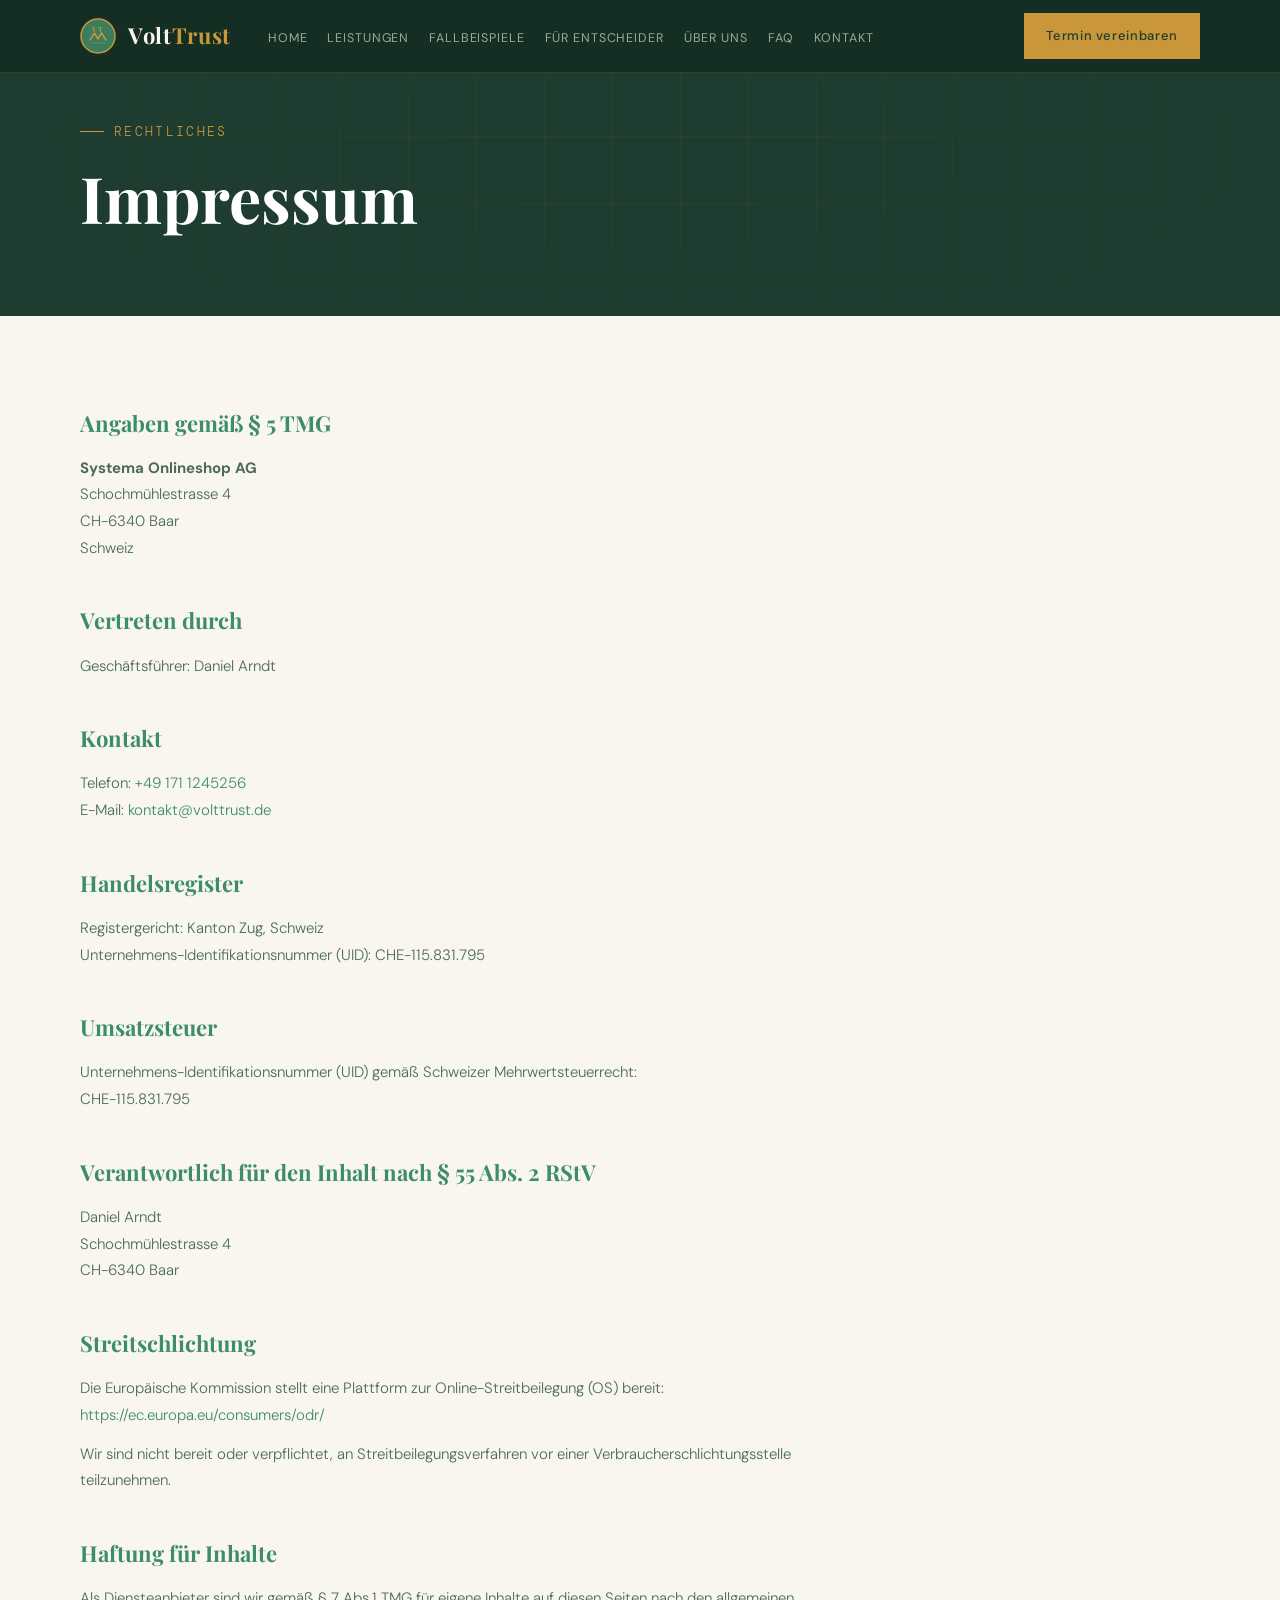
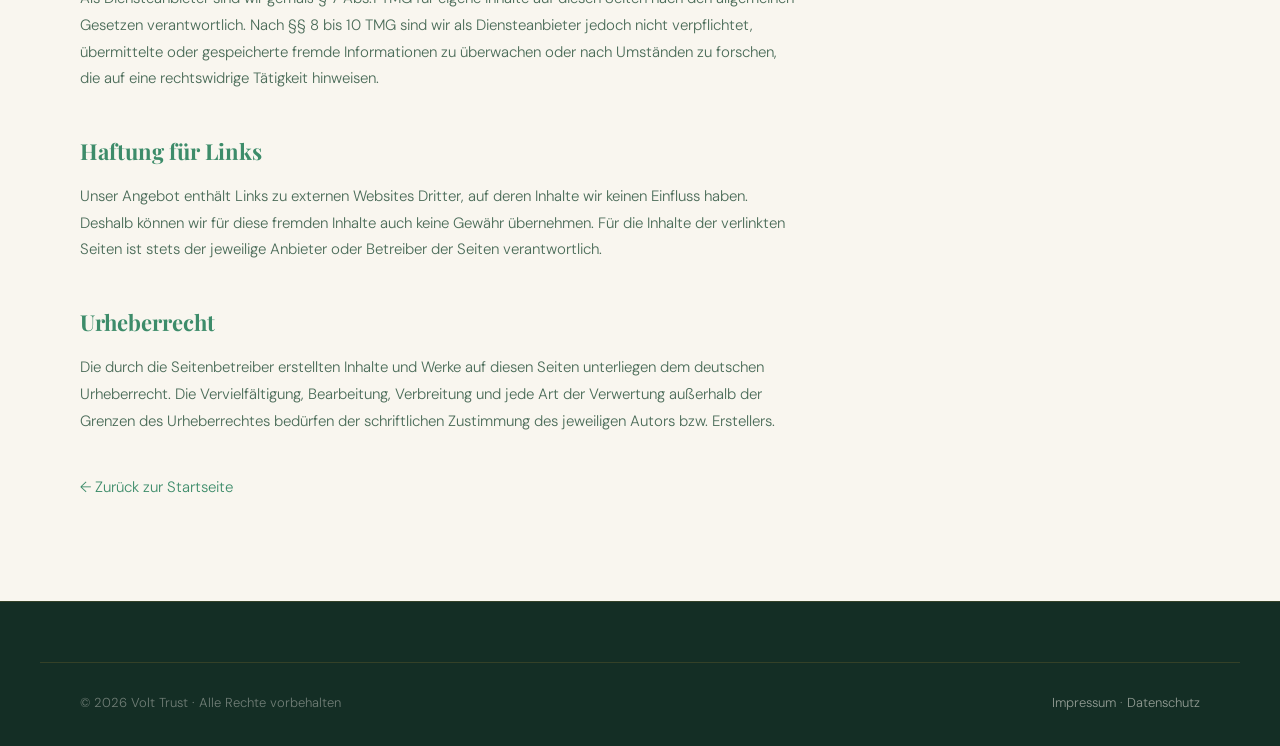
<file: impressum.html>
<!DOCTYPE html>
<html lang="de">
<head>
<meta charset="UTF-8">
<meta name="viewport" content="width=device-width, initial-scale=1.0">
<title>Impressum – Volt Trust</title>
<link rel="stylesheet" href="style.css">
<style>
.legal-content { background: var(--cream); padding: 88px 0; }
.legal-body { max-width: 720px; }
.legal-body h2 { font-family: 'Playfair Display', serif; font-size: 22px; font-weight: 700; color: var(--green); margin: 40px 0 12px; }
.legal-body h2:first-child { margin-top: 0; }
.legal-body p { font-size: 15px; line-height: 1.78; color: var(--subtle); margin-bottom: 12px; }
.legal-body a { color: var(--green); text-decoration: none; }
.legal-body a:hover { color: var(--gold); }
</style>
</head>
<body>

<nav>
  <div class="nav-inner">
    <a href="index.html" class="nav-logo">
      <svg width="36" height="36" viewBox="0 0 36 36" fill="none"><circle cx="18" cy="18" r="17" fill="#3A7D5F" stroke="#C9963A" stroke-width="1.5"/><text x="18" y="14" text-anchor="middle" font-family="Playfair Display,serif" font-size="7" font-weight="700" fill="#C9963A" letter-spacing="1">VT</text><path d="M10 22 L14.5 15 L18 21 L21.5 15 L26 22" stroke="#C9963A" stroke-width="1.5" stroke-linecap="round" stroke-linejoin="round" fill="none"/><line x1="10" y1="25" x2="26" y2="25" stroke="#C9963A" stroke-width="0.75" opacity=".5"/></svg>
      <span class="nav-logo-text">Volt<span>Trust</span></span>
    </a>
    <ul class="nav-links">
      <li><a href="index.html">Home</a></li>
      <li><a href="leistungen.html">Leistungen</a></li>
      <li><a href="fallbeispiele.html">Fallbeispiele</a></li>
      <li><a href="fuer-entscheider.html">Für Entscheider</a></li>
      <li><a href="ueber-uns.html">Über uns</a></li>
      <li><a href="faq.html">FAQ</a></li>
      <li><a href="kontakt.html">Kontakt</a></li>
    </ul>
    <a href="kontakt.html" class="nav-cta">Termin vereinbaren</a>
    <div class="nav-hamburger" id="hamburger"><span></span><span></span><span></span></div>
  </div>
</nav>
<div class="nav-mobile" id="navMobile">
  <a href="index.html">Home</a>
  <a href="leistungen.html">Leistungen</a>
  <a href="fallbeispiele.html">Fallbeispiele</a>
  <a href="fuer-entscheider.html">Für Entscheider</a>
  <a href="ueber-uns.html">Über uns</a>
  <a href="faq.html">FAQ</a>
  <a href="kontakt.html">Kontakt</a>
  <a href="kontakt.html" class="nav-cta" style="margin-top:12px">Termin vereinbaren</a>
</div>

<div class="page-hero" style="min-height:auto;padding:120px 0 56px">
  <div class="page-hero-grid"></div>
  <div class="container" style="position:relative;z-index:2">
    <div class="page-hero-eyebrow">Rechtliches</div>
    <h1>Impressum</h1>
  </div>
</div>

<section class="legal-content">
  <div class="container">
    <div class="legal-body">

      <h2>Angaben gemäß § 5 TMG</h2>
      <p>
        <strong>Systema Onlineshop AG</strong><br>
        Schochmühlestrasse 4<br>
        CH-6340 Baar<br>
        Schweiz
      </p>

      <h2>Vertreten durch</h2>
      <p>Geschäftsführer: Daniel Arndt</p>

      <h2>Kontakt</h2>
      <p>
        Telefon: <a href="tel:+4917112452256">+49 171 1245256</a><br>
        E-Mail: <a href="mailto:kontakt@volttrust.de">kontakt@volttrust.de</a>
      </p>

      <h2>Handelsregister</h2>
      <p>
        Registergericht: Kanton Zug, Schweiz<br>
        Unternehmens-Identifikationsnummer (UID): CHE-115.831.795
      </p>

      <h2>Umsatzsteuer</h2>
      <p>Unternehmens-Identifikationsnummer (UID) gemäß Schweizer Mehrwertsteuerrecht:<br>CHE-115.831.795</p>

      <h2>Verantwortlich für den Inhalt nach § 55 Abs. 2 RStV</h2>
      <p>Daniel Arndt<br>Schochmühlestrasse 4<br>CH-6340 Baar</p>

      <h2>Streitschlichtung</h2>
      <p>Die Europäische Kommission stellt eine Plattform zur Online-Streitbeilegung (OS) bereit: <a href="https://ec.europa.eu/consumers/odr/" target="_blank" rel="noopener">https://ec.europa.eu/consumers/odr/</a></p>
      <p>Wir sind nicht bereit oder verpflichtet, an Streitbeilegungsverfahren vor einer Verbraucherschlichtungsstelle teilzunehmen.</p>

      <h2>Haftung für Inhalte</h2>
      <p>Als Diensteanbieter sind wir gemäß § 7 Abs.1 TMG für eigene Inhalte auf diesen Seiten nach den allgemeinen Gesetzen verantwortlich. Nach §§ 8 bis 10 TMG sind wir als Diensteanbieter jedoch nicht verpflichtet, übermittelte oder gespeicherte fremde Informationen zu überwachen oder nach Umständen zu forschen, die auf eine rechtswidrige Tätigkeit hinweisen.</p>

      <h2>Haftung für Links</h2>
      <p>Unser Angebot enthält Links zu externen Websites Dritter, auf deren Inhalte wir keinen Einfluss haben. Deshalb können wir für diese fremden Inhalte auch keine Gewähr übernehmen. Für die Inhalte der verlinkten Seiten ist stets der jeweilige Anbieter oder Betreiber der Seiten verantwortlich.</p>

      <h2>Urheberrecht</h2>
      <p>Die durch die Seitenbetreiber erstellten Inhalte und Werke auf diesen Seiten unterliegen dem deutschen Urheberrecht. Die Vervielfältigung, Bearbeitung, Verbreitung und jede Art der Verwertung außerhalb der Grenzen des Urheberrechtes bedürfen der schriftlichen Zustimmung des jeweiligen Autors bzw. Erstellers.</p>

      <p style="margin-top:40px"><a href="index.html" style="color:var(--green)">← Zurück zur Startseite</a></p>
    </div>
  </div>
</section>

<footer>
  <div class="footer-bottom" style="border-top:1px solid var(--line);padding-top:28px">
    <span class="footer-copy">© 2026 Volt Trust · Alle Rechte vorbehalten</span>
    <span class="footer-copy"><a href="impressum.html">Impressum</a> · <a href="datenschutz.html">Datenschutz</a></span>
  </div>
</footer>

<script src="main.js"></script>
</body>
</html>
</file>
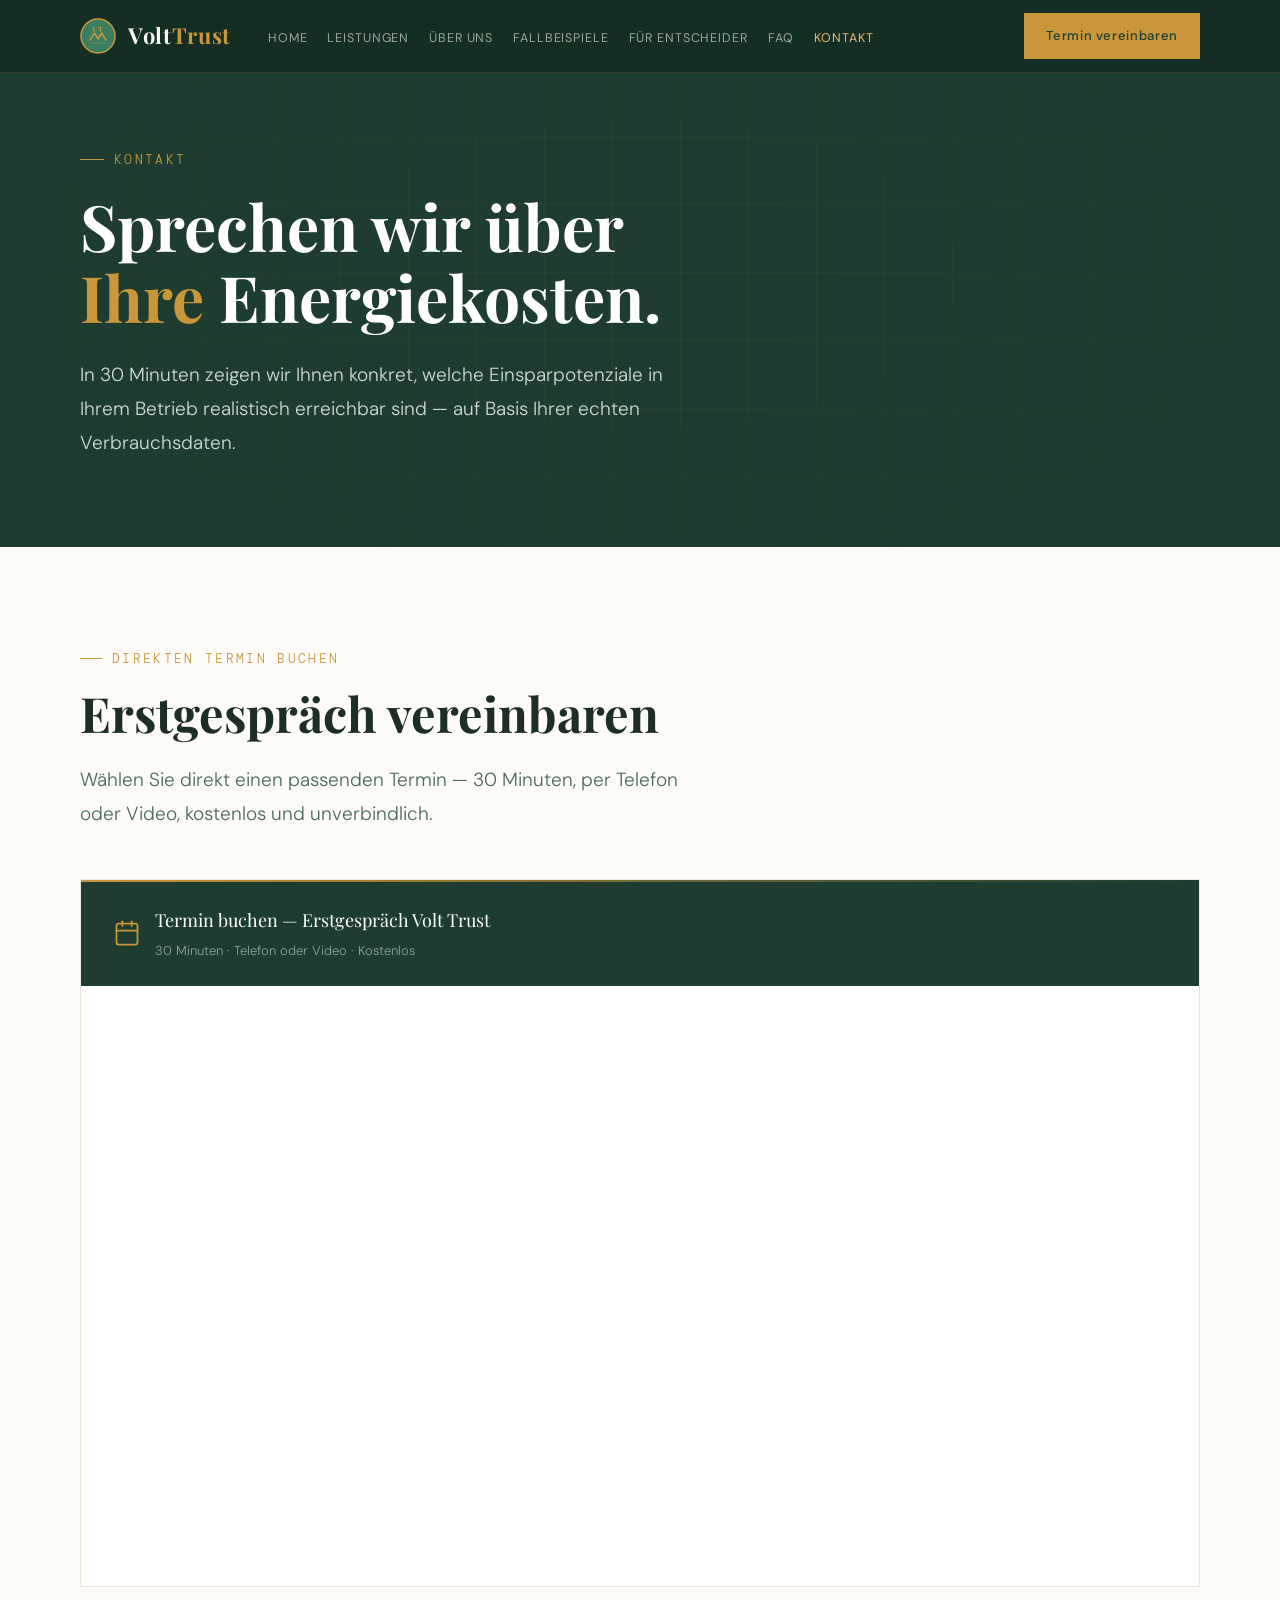
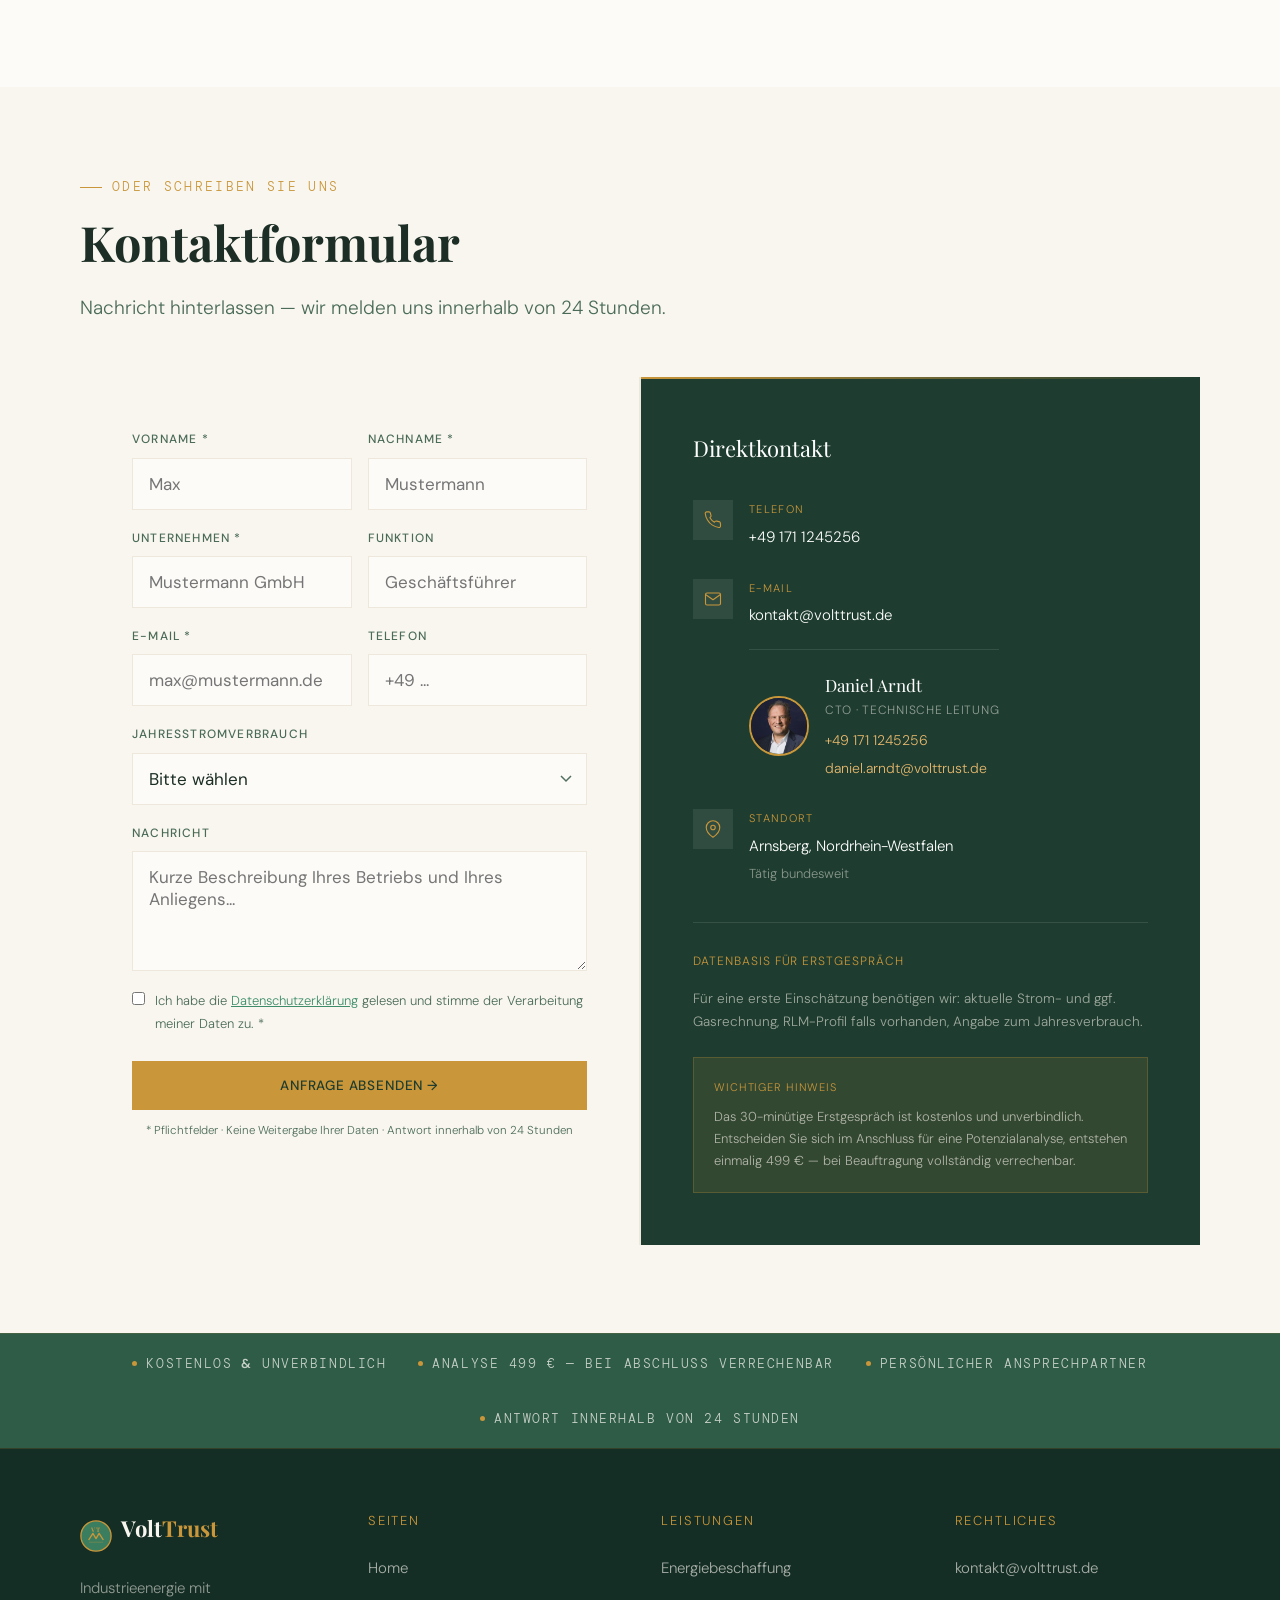
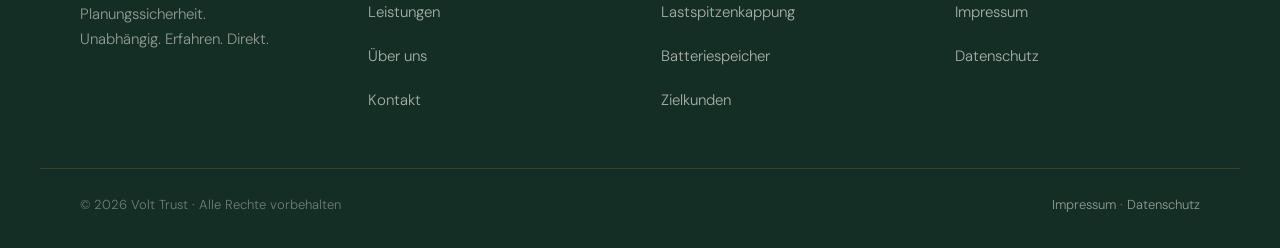
<file: kontakt.html>
<!DOCTYPE html>
<html lang="de">
<head>
<meta charset="UTF-8">
<meta name="viewport" content="width=device-width, initial-scale=1.0">
<meta name="description" content="Kontakt zu Volt Trust — Kostenloses Erstgespräch vereinbaren. Termin buchen oder direkt schreiben.">
<title>Kontakt – Volt Trust</title>
<link rel="stylesheet" href="style.css">
<style>
@media(max-width:768px){
  html,body{overflow-x:hidden!important;max-width:100vw}
  .container{overflow-x:hidden}
  .kontakt-grid{grid-template-columns:1fr!important}
}
</style>
</head>
<body>

<nav>
  <div class="nav-inner">
    <a href="index.html" class="nav-logo">
      <svg width="36" height="36" viewBox="0 0 36 36" fill="none"><circle cx="18" cy="18" r="17" fill="#3A7D5F" stroke="#C9963A" stroke-width="1.5"/><text x="18" y="14" text-anchor="middle" font-family="Playfair Display,serif" font-size="7" font-weight="700" fill="#C9963A" letter-spacing="1">VT</text><path d="M10 22 L14.5 15 L18 21 L21.5 15 L26 22" stroke="#C9963A" stroke-width="1.5" stroke-linecap="round" stroke-linejoin="round" fill="none"/><line x1="10" y1="25" x2="26" y2="25" stroke="#C9963A" stroke-width="0.75" opacity=".5"/></svg>
      <span class="nav-logo-text">Volt<span>Trust</span></span>
    </a>
    <ul class="nav-links">
      <li><a href="index.html">Home</a></li>
      <li><a href="leistungen.html">Leistungen</a></li>
      <li><a href="ueber-uns.html">Über uns</a></li>
      <li><a href="fallbeispiele.html">Fallbeispiele</a></li>
      <li><a href="fuer-entscheider.html">Für Entscheider</a></li>
      <li><a href="faq.html">FAQ</a></li>
      <li><a href="kontakt.html">Kontakt</a></li>
    </ul>
    <a href="kontakt.html" class="nav-cta">Termin vereinbaren</a>
    <div class="nav-hamburger" id="hamburger"><span></span><span></span><span></span></div>
  </div>
</nav>
<div class="nav-mobile" id="navMobile">
  <a href="index.html">Home</a>
  <a href="leistungen.html">Leistungen</a>
  <a href="ueber-uns.html">Über uns</a>
  <a href="fallbeispiele.html">Fallbeispiele</a>
  <a href="fuer-entscheider.html">Für Entscheider</a>
  <a href="faq.html">FAQ</a>
  <a href="kontakt.html">Kontakt</a>
  <a href="kontakt.html" class="nav-cta">Termin vereinbaren</a>
</div>

<!-- PAGE HERO -->
<div class="page-hero">
  <div class="page-hero-grid"></div>
  <div class="container" style="position:relative;z-index:2">
    <div class="page-hero-eyebrow">Kontakt</div>
    <h1>Sprechen wir über<br><em>Ihre</em> Energiekosten.</h1>
    <p class="page-hero-lead">In 30 Minuten zeigen wir Ihnen konkret, welche Einsparpotenziale in Ihrem Betrieb realistisch erreichbar sind — auf Basis Ihrer echten Verbrauchsdaten.</p>
  </div>
</div>

<!-- CALENDLY -->
<section class="calendly-section">
  <div class="container">
    <div class="section-label">Direkten Termin buchen</div>
    <h2 class="section-title">Erstgespräch vereinbaren</h2>
    <p class="section-intro">Wählen Sie direkt einen passenden Termin — 30 Minuten, per Telefon oder Video, kostenlos und unverbindlich.</p>
    <div class="calendly-wrap reveal">
      <div class="calendly-header">
        <svg width="28" height="28" viewBox="0 0 24 24" fill="none" stroke="#C9963A" stroke-width="1.5" stroke-linecap="round"><rect x="3" y="4" width="18" height="18" rx="2"/><line x1="16" y1="2" x2="16" y2="6"/><line x1="8" y1="2" x2="8" y2="6"/><line x1="3" y1="10" x2="21" y2="10"/></svg>
        <div>
          <div class="calendly-header-text">Termin buchen — Erstgespräch Volt Trust</div>
          <div class="calendly-header-sub">30 Minuten · Telefon oder Video · Kostenlos</div>
        </div>
      </div>
      <!-- CALENDLY INLINE WIDGET -->
      <!-- ANLEITUNG: Ersetze die URL unten mit Eurer eigenen Calendly-URL -->
      <!-- Kostenloser Account auf calendly.com erstellen, Link kopieren und hier einfügen -->
      <div class="calendly-embed">
        <iframe src="https://b4-energy.pipedrive.com/scheduler/M9mvwWTR/erstgesprach-volt-trust" title="Pipedrive Scheduler Embed" frameborder="0" height="600px" width="100%" style="max-width:800px;display:block;border-radius:8px" allowfullscreen></iframe>
      </div>
    </div>
  </div>
</section>

<!-- KONTAKTFORMULAR -->
<section style="background:var(--cream);padding:88px 0">
  <div class="container">
    <div class="section-label">Oder schreiben Sie uns</div>
    <h2 class="section-title">Kontaktformular</h2>
    <p class="section-intro">Nachricht hinterlassen — wir melden uns innerhalb von 24 Stunden.</p>
    <div class="kontakt-grid">
      <div class="kontakt-form-wrap reveal">
        <!-- FORMSPREE FORMULAR -->
        <!-- ANLEITUNG: Konto auf formspree.io erstellen, neue Form anlegen, -->
        <!-- die Form-ID kopieren und unten bei action="..." eintragen -->
        <form action="https://formspree.io/f/EURE-FORM-ID" method="POST" id="kontaktForm">
          <input type="hidden" name="_subject" value="Neue Anfrage über Volt Trust Website">
          <input type="hidden" name="_language" value="de">
          <div class="form-row">
            <div class="form-group">
              <label class="form-label" for="vorname">Vorname *</label>
              <input type="text" id="vorname" name="vorname" class="form-input" placeholder="Max" required>
            </div>
            <div class="form-group">
              <label class="form-label" for="nachname">Nachname *</label>
              <input type="text" id="nachname" name="nachname" class="form-input" placeholder="Mustermann" required>
            </div>
          </div>
          <div class="form-row">
            <div class="form-group">
              <label class="form-label" for="unternehmen">Unternehmen *</label>
              <input type="text" id="unternehmen" name="unternehmen" class="form-input" placeholder="Mustermann GmbH" required>
            </div>
            <div class="form-group">
              <label class="form-label" for="funktion">Funktion</label>
              <input type="text" id="funktion" name="funktion" class="form-input" placeholder="Geschäftsführer">
            </div>
          </div>
          <div class="form-row">
            <div class="form-group">
              <label class="form-label" for="email">E-Mail *</label>
              <input type="email" id="email" name="email" class="form-input" placeholder="max@mustermann.de" required>
            </div>
            <div class="form-group">
              <label class="form-label" for="telefon">Telefon</label>
              <input type="tel" id="telefon" name="telefon" class="form-input" placeholder="+49 ...">
            </div>
          </div>
          <div class="form-group">
            <label class="form-label" for="verbrauch">Jahresstromverbrauch</label>
            <select id="verbrauch" name="verbrauch" class="form-input form-select">
              <option value="">Bitte wählen</option>
              <option>100.000 – 500.000 kWh/a</option>
              <option>500.000 – 1.000.000 kWh/a</option>
              <option>1 – 5 Mio. kWh/a</option>
              <option>über 5 Mio. kWh/a</option>
            </select>
          </div>
          <div class="form-group">
            <label class="form-label" for="nachricht">Nachricht</label>
            <textarea id="nachricht" name="nachricht" class="form-input" placeholder="Kurze Beschreibung Ihres Betriebs und Ihres Anliegens..."></textarea>
          </div>
          <div class="form-group">
            <label style="display:flex;align-items:flex-start;gap:10px;cursor:pointer;font-size:13px;color:var(--subtle)">
              <input type="checkbox" name="datenschutz" required style="margin-top:3px;flex-shrink:0">
              <span>Ich habe die <a href="datenschutz.html" style="color:var(--green)">Datenschutzerklärung</a> gelesen und stimme der Verarbeitung meiner Daten zu. *</span>
            </label>
          </div>
          <button type="submit" class="btn-submit">Anfrage absenden →</button>
          <p class="form-note">* Pflichtfelder · Keine Weitergabe Ihrer Daten · Antwort innerhalb von 24 Stunden</p>
        </form>
        <div class="success-msg" id="successMsg">
          <p>✓ Ihre Anfrage wurde gesendet. Wir melden uns innerhalb von 24 Stunden bei Ihnen.</p>
        </div>
      </div>
      <div class="kontakt-info-wrap reveal">
        <div style="font-family:'Playfair Display',serif;font-size:22px;color:#ffffff;margin-bottom:32px">Direktkontakt</div>
        <div class="kontakt-info-item">
          <div class="kontakt-info-icon"><svg viewBox="0 0 24 24" fill="none" stroke-width="1.5" stroke-linecap="round" stroke-linejoin="round"><path d="M22 16.92v3a2 2 0 0 1-2.18 2 19.79 19.79 0 0 1-8.63-3.07A19.5 19.5 0 0 1 4.69 12 19.79 19.79 0 0 1 1.63 3.4 2 2 0 0 1 3.6 1.22h3a2 2 0 0 1 2 1.72c.127.96.361 1.903.7 2.81a2 2 0 0 1-.45 2.11L7.91 8.91a16 16 0 0 0 6 6l.96-.96a2 2 0 0 1 2.11-.45c.907.339 1.85.573 2.81.7A2 2 0 0 1 21.73 16.92z"/></svg></div>
          <div><div class="kontakt-info-label">Telefon</div><div class="kontakt-info-val"><a href="tel:+491711245256">+49 171 1245256</a></div></div>
        </div>
        <div class="kontakt-info-item">
          <div class="kontakt-info-icon"><svg viewBox="0 0 24 24" fill="none" stroke-width="1.5" stroke-linecap="round" stroke-linejoin="round"><path d="M4 4h16c1.1 0 2 .9 2 2v12c0 1.1-.9 2-2 2H4c-1.1 0-2-.9-2-2V6c0-1.1.9-2 2-2z"/><polyline points="22,6 12,13 2,6"/></svg></div>
          <div>
            <div class="kontakt-info-label">E-Mail</div>
            <div class="kontakt-info-val"><a href="mailto:kontakt@volttrust.de">kontakt@volttrust.de</a></div>
            <div style="margin-top:20px;padding-top:20px;border-top:1px solid rgba(255,255,255,.1)">
              <div style="display:flex;gap:16px;align-items:center">
                <img src="daniel-arndt.png" alt="Daniel Arndt" style="width:60px;height:60px;border-radius:50%;object-fit:cover;object-position:center top;border:2px solid var(--gold);flex-shrink:0">
                <div>
                  <div style="font-family:Playfair Display,serif;font-size:17px;color:#ffffff">Daniel Arndt</div>
                  <div style="font-size:12px;letter-spacing:.06em;text-transform:uppercase;color:rgba(247,243,236,.55)">CTO · Technische Leitung</div>
                  <a href="tel:+491711245256" style="font-size:14px;color:var(--gold-lt);text-decoration:none;display:block;margin-top:6px">+49 171 1245256</a>
                  <a href="mailto:daniel.arndt@volttrust.de" style="font-size:14px;color:var(--gold-lt);text-decoration:none;display:block;margin-top:4px">daniel.arndt@volttrust.de</a>
                </div>
              </div>
            </div>
          </div>
        </div>
        <div class="kontakt-info-item">
          <div class="kontakt-info-icon"><svg viewBox="0 0 24 24" fill="none" stroke-width="1.5" stroke-linecap="round" stroke-linejoin="round"><path d="M21 10c0 7-9 13-9 13s-9-6-9-13a9 9 0 0 1 18 0z"/><circle cx="12" cy="10" r="3"/></svg></div>
          <div><div class="kontakt-info-label">Standort</div><div class="kontakt-info-val">Arnsberg, Nordrhein-Westfalen<br><span style="font-size:13px;color:rgba(245,240,232,.5)">Tätig bundesweit</span></div></div>
        </div>
        <div style="margin-top:36px;padding-top:28px;border-top:1px solid rgba(255,255,255,.1)">
          <div style="font-size:12px;letter-spacing:.08em;text-transform:uppercase;color:var(--gold);margin-bottom:14px">Datenbasis für Erstgespräch</div>
          <p style="font-size:13.5px;line-height:1.72;color:rgba(245,240,232,.6)">Für eine erste Einschätzung benötigen wir: aktuelle Strom- und ggf. Gasrechnung, RLM-Profil falls vorhanden, Angabe zum Jahresverbrauch.</p>
        </div>
        <div style="margin-top:24px;background:rgba(201,150,58,.12);border:1px solid rgba(201,150,58,.25);padding:20px">
          <div style="font-size:11px;letter-spacing:.08em;text-transform:uppercase;color:var(--gold);margin-bottom:8px">Wichtiger Hinweis</div>
          <p style="font-size:13px;line-height:1.7;color:rgba(245,240,232,.65)">Das 30-minütige Erstgespräch ist kostenlos und unverbindlich. Entscheiden Sie sich im Anschluss für eine Potenzialanalyse, entstehen einmalig 499 € — bei Beauftragung vollständig verrechenbar.</p>
        </div>
      </div>
    </div>
  </div>
</section>

<!-- TRUST BAR — Ende der Seite, vor Footer -->
<div class="trust-bar-bottom">
  <div class="trust-inner">
    <div class="trust-item"><span class="trust-dot"></span>Kostenlos <span style="font-family:'DM Sans',sans-serif;font-weight:600">&</span> unverbindlich</div>
    <div class="trust-item"><span class="trust-dot"></span>Analyse 499 € — bei Abschluss verrechenbar</div>
    <div class="trust-item"><span class="trust-dot"></span>Persönlicher Ansprechpartner</div>
    <div class="trust-item"><span class="trust-dot"></span>Antwort innerhalb von 24 Stunden</div>
  </div>
</div>

<!-- FOOTER -->
<footer>
  <div class="footer-top">
    <div>
      <div style="display:flex;align-items:center;gap:9px;margin-bottom:14px">
        <svg width="32" height="32" viewBox="0 0 36 36" fill="none"><circle cx="18" cy="18" r="17" fill="#3A7D5F" stroke="#C9963A" stroke-width="1.5"/><text x="18" y="14" text-anchor="middle" font-family="Playfair Display,serif" font-size="7" font-weight="700" fill="#C9963A" letter-spacing="1">VT</text><path d="M10 22 L14.5 15 L18 21 L21.5 15 L26 22" stroke="#C9963A" stroke-width="1.5" stroke-linecap="round" stroke-linejoin="round" fill="none"/><line x1="10" y1="25" x2="26" y2="25" stroke="#C9963A" stroke-width="0.75" opacity=".5"/></svg>
        <div class="footer-brand">Volt<span>Trust</span></div>
      </div>
      <p class="footer-tagline">Industrieenergie mit Planungssicherheit.<br>Unabhängig. Erfahren. Direkt.</p>
    </div>
    <div><div class="footer-col-title">Seiten</div><ul class="footer-links"><li><a href="index.html">Home</a></li><li><a href="leistungen.html">Leistungen</a></li><li><a href="ueber-uns.html">Über uns</a></li><li><a href="kontakt.html">Kontakt</a></li></ul></div>
    <div><div class="footer-col-title">Leistungen</div><ul class="footer-links"><li><a href="leistungen.html">Energiebeschaffung</a></li><li><a href="leistungen.html">Lastspitzenkappung</a></li><li><a href="leistungen.html">Batteriespeicher</a></li><li><a href="leistungen.html">Zielkunden</a></li></ul></div>
    <div><div class="footer-col-title">Rechtliches</div><ul class="footer-links"><li><a href="mailto:kontakt@volttrust.de">kontakt@volttrust.de</a></li><li><a href="impressum.html">Impressum</a></li><li><a href="datenschutz.html">Datenschutz</a></li></ul></div>
  </div>
  <div class="footer-bottom">
    <span class="footer-copy">© 2026 Volt Trust · Alle Rechte vorbehalten</span>
    <span class="footer-copy"><a href="impressum.html">Impressum</a> · <a href="datenschutz.html">Datenschutz</a></span>
  </div>
</footer>

<script src="main.js"></script>
<script>
  document.addEventListener('DOMContentLoaded', () => {
    const form = document.getElementById('kontaktForm');
    if (!form) return;
    form.addEventListener('submit', async (e) => {
      e.preventDefault();
      const btn = form.querySelector('.btn-submit');
      if (btn) { btn.textContent = 'Wird gesendet…'; btn.disabled = true; }
      try {
        const res = await fetch(form.action, {
          method: 'POST',
          body: new FormData(form),
          headers: { Accept: 'application/json' }
        });
        if (res.ok) {
          form.style.display = 'none';
          const m
</file>
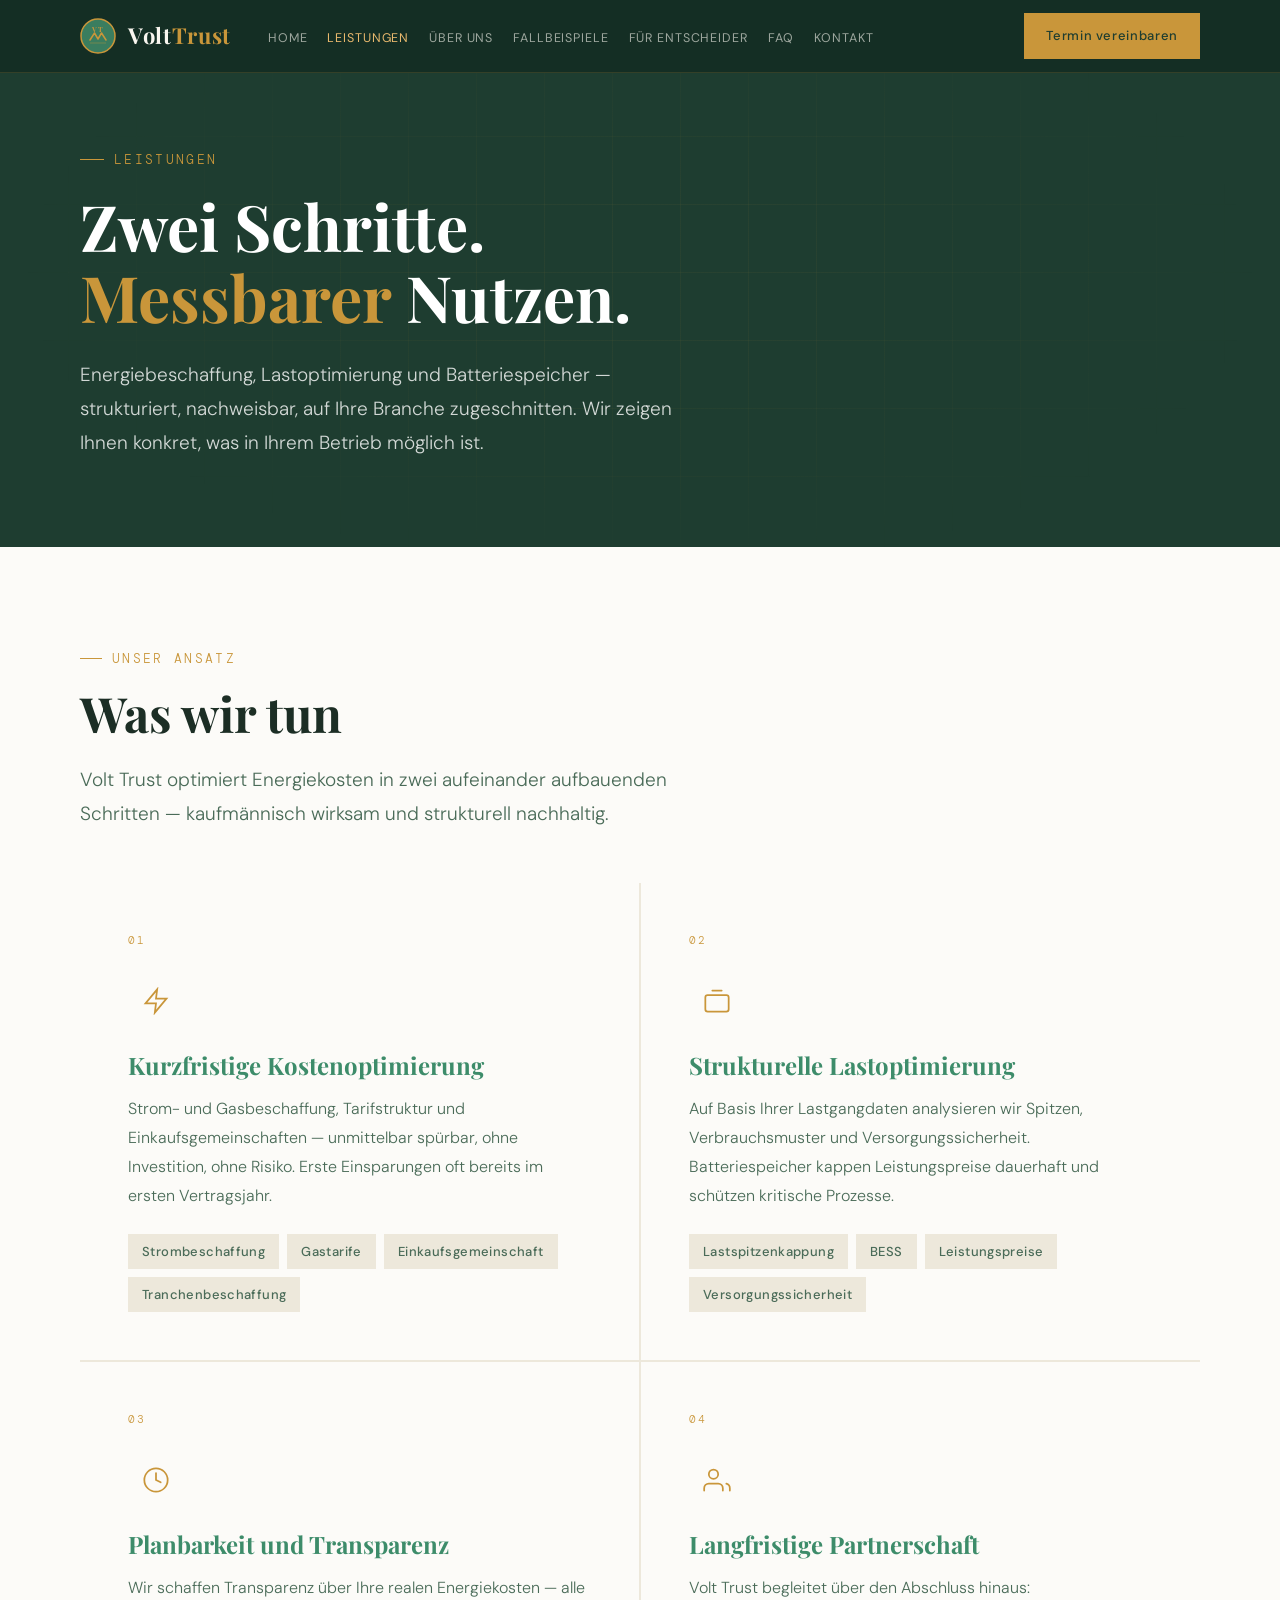
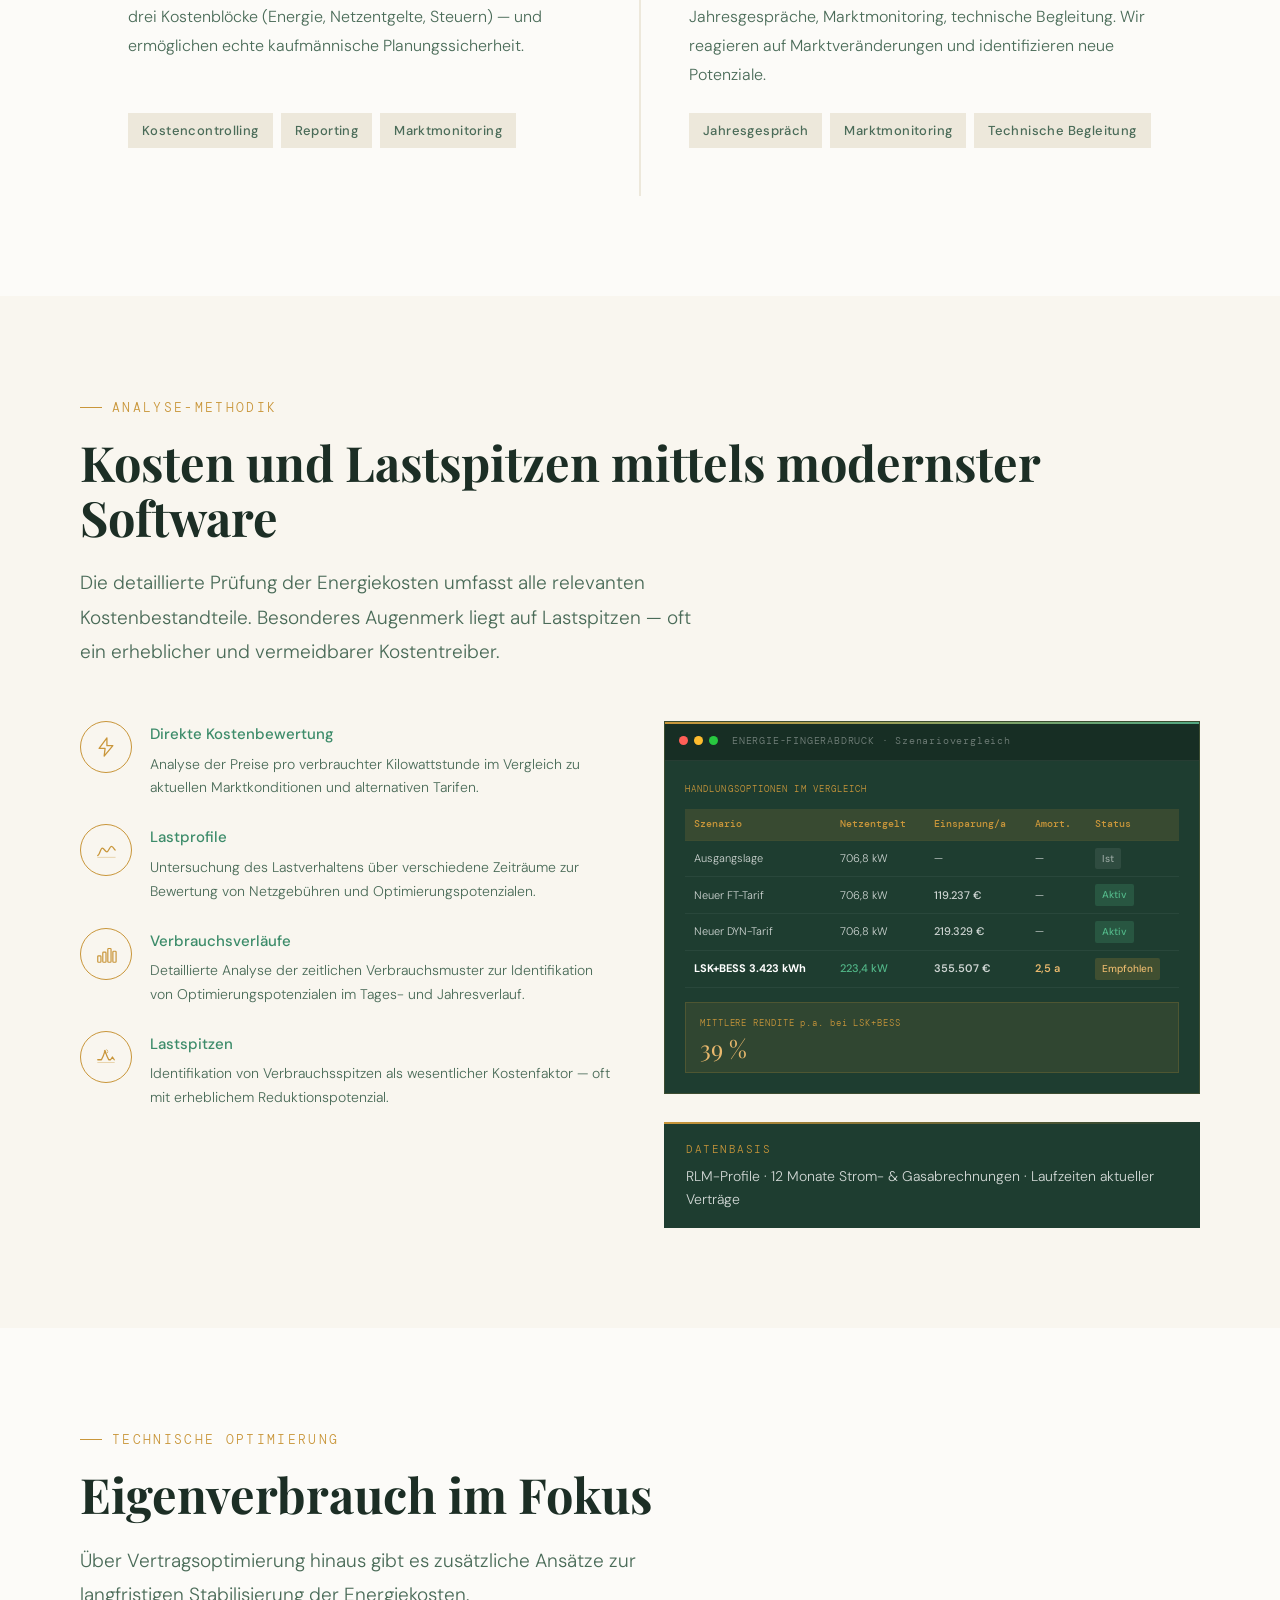
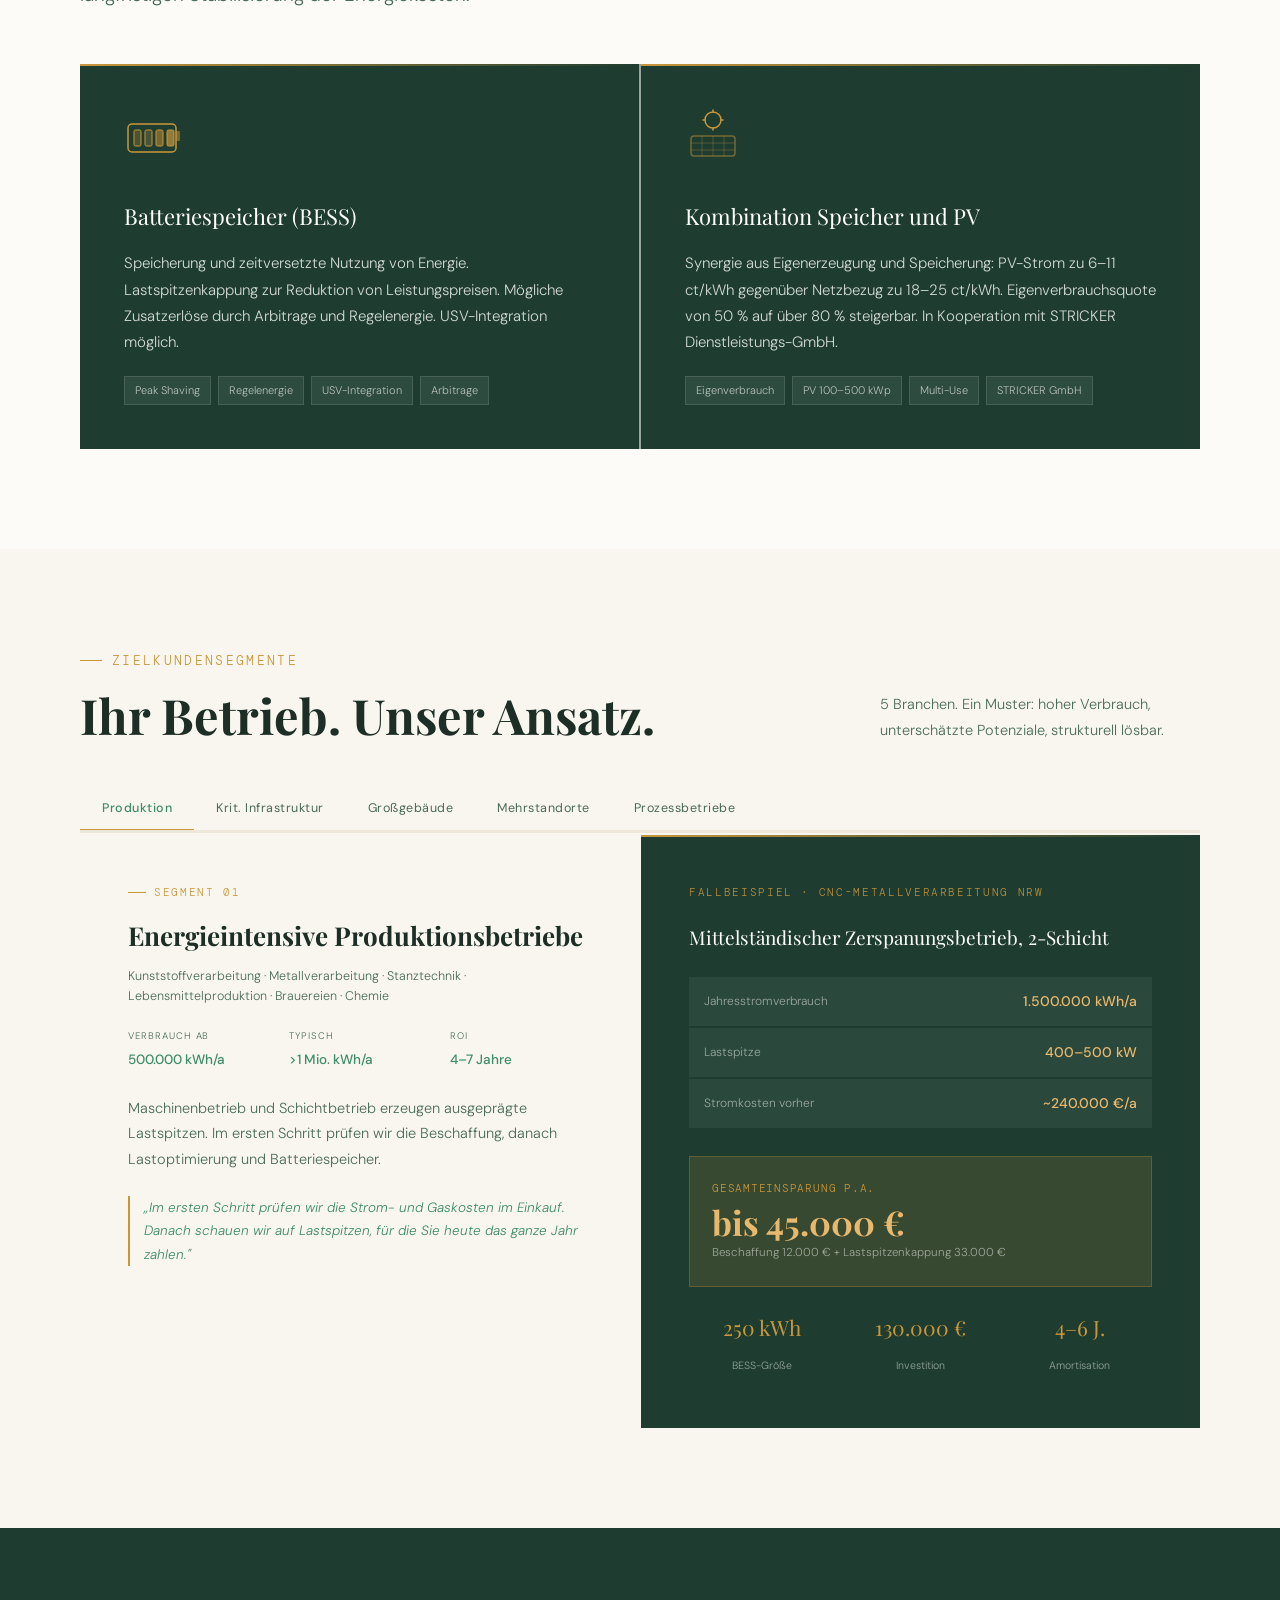
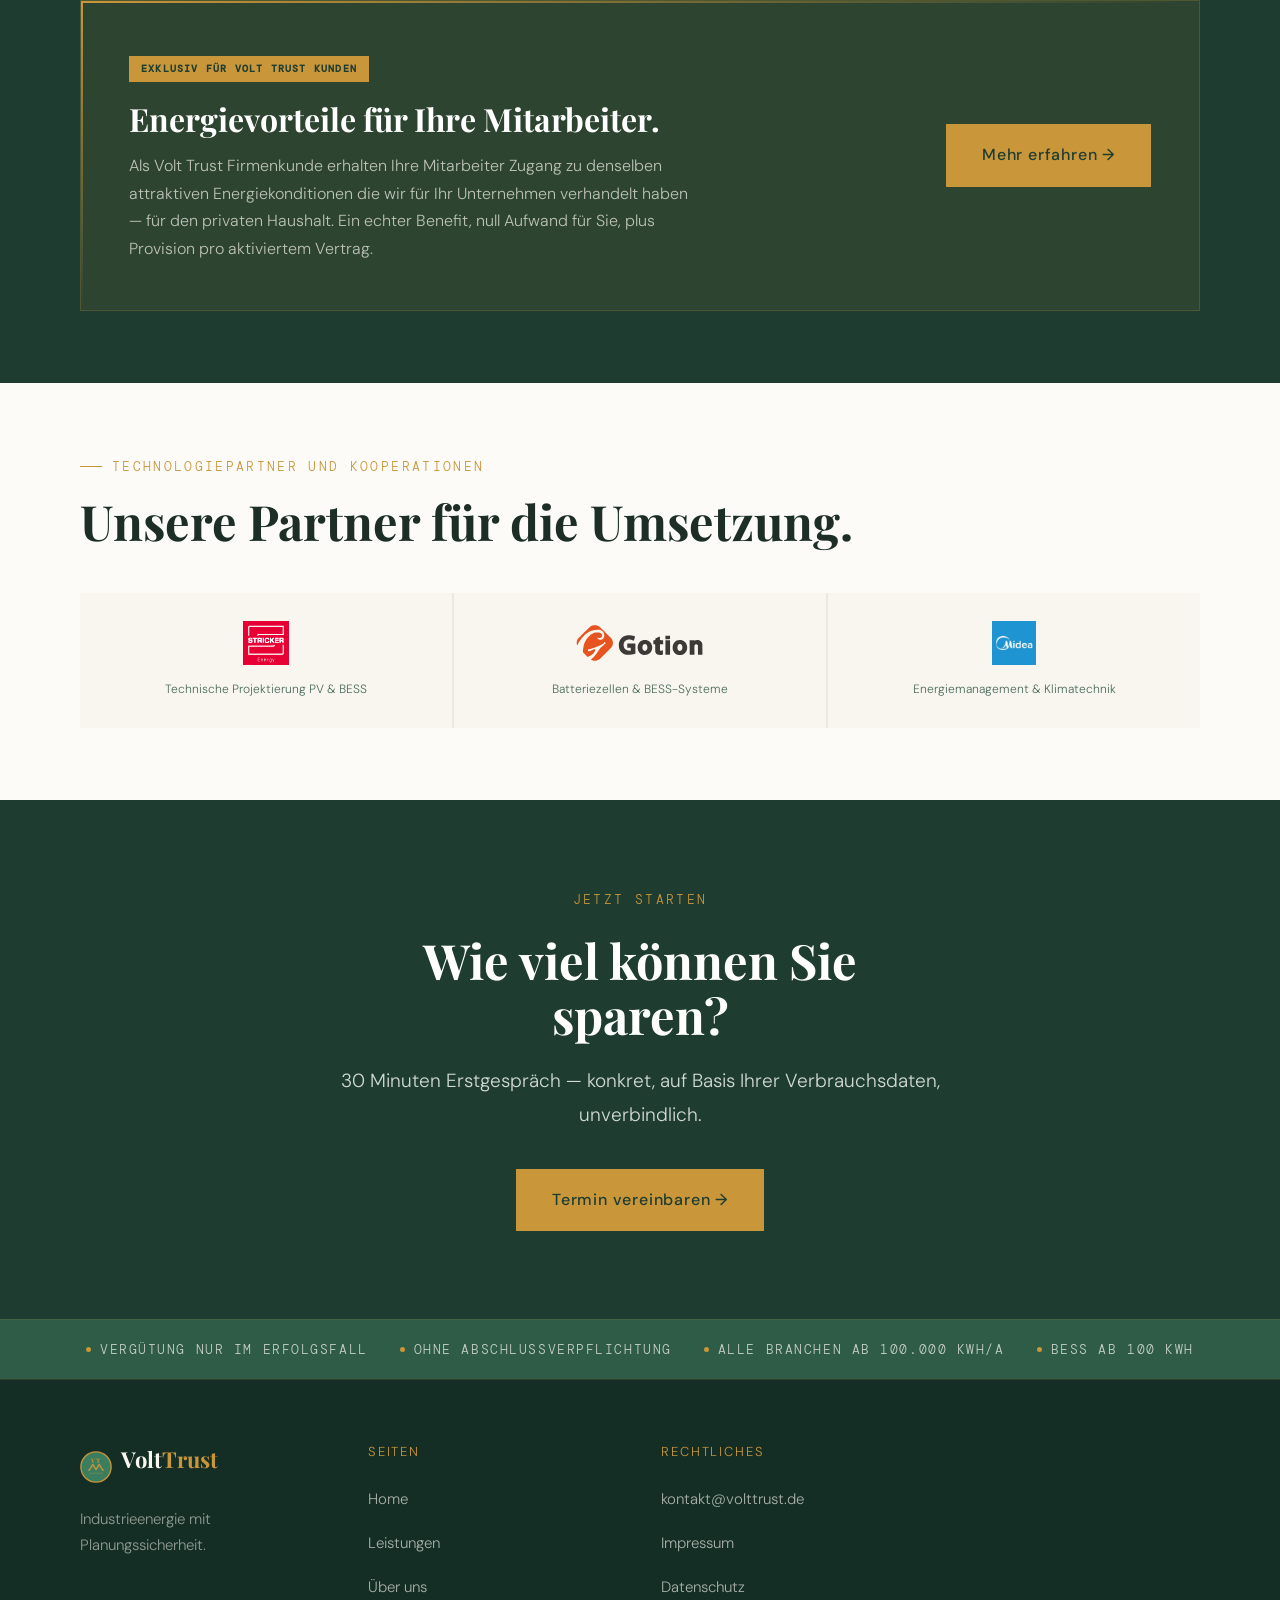
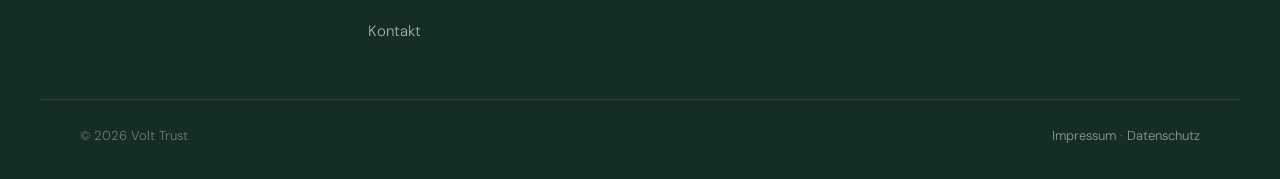
<file: leistungen.html>
<!DOCTYPE html>
<html lang="de">
<head>
<meta charset="UTF-8">
<meta name="viewport" content="width=device-width, initial-scale=1.0">
<meta name="description" content="Volt Trust Leistungen: Energiebeschaffung, Lastspitzenkappung, BESS, Analyse. Für Produktion, kritische Infrastruktur, Großgebäude, Mehrstandorte und Prozessbetriebe.">
<title>Leistungen – Volt Trust</title>
<link rel="stylesheet" href="style.css">
<style>
/* ── LEISTUNGEN PAGE STYLES ── */

/* Card grid: tags always at bottom */
.card-grid-2{display:grid;grid-template-columns:1fr 1fr;gap:2px;background:var(--stone);margin-top:52px}
.card{background:var(--mist);padding:48px;position:relative;overflow:hidden;transition:background .2s;display:flex;flex-direction:column}
.card:hover{background:var(--cream)}
.card::after{content:'';position:absolute;bottom:0;left:0;width:0;height:3px;background:var(--gold);transition:width .5s}
.card:hover::after{width:100%}
.card-num{font-family:'DM Mono',monospace;font-size:11px;letter-spacing:.18em;text-transform:uppercase;color:var(--gold);margin-bottom:22px;display:block}
.card-icon{width:56px;height:56px;display:flex;align-items:center;justify-content:center;margin-bottom:22px}
.card-icon svg{width:28px;height:28px;stroke:var(--gold);fill:none;stroke-width:1.5;stroke-linecap:round;max-width:28px;max-height:28px;flex-shrink:0}
.card-title{font-family:'Playfair Display',serif;font-size:24px;font-weight:700;color:var(--green);margin-bottom:14px;line-height:1.2}
.card-text{font-size:16px;line-height:1.82;color:var(--subtle);flex:1}
.card .tags{margin-top:24px}

/* Analyse grid */
.analyse-grid{display:grid;grid-template-columns:1fr 1fr;gap:48px;align-items:start;margin-top:52px}
.analyse-features{display:flex;flex-direction:column;gap:24px}
.analyse-feature{display:flex;gap:18px;align-items:flex-start}
.analyse-feature-icon{width:52px;height:52px;border-radius:50%;background:transparent;border:1.5px solid var(--gold);display:flex;align-items:center;justify-content:center;flex-shrink:0}
.analyse-feature-title{font-size:15px;font-weight:500;color:var(--green);margin-bottom:5px}
.analyse-feature-text{font-size:14px;line-height:1.7;color:var(--subtle)}

/* Datenbasis block — under mockup */
.analyse-basis{background:var(--ink);padding:18px 22px;position:relative}
.analyse-basis::before{content:'';position:absolute;top:0;left:0;right:0;height:2px;background:linear-gradient(90deg,var(--gold),transparent)}
.analyse-basis-label{font-family:'DM Mono',monospace;font-size:11px;letter-spacing:.14em;text-transform:uppercase;color:var(--gold);margin-bottom:6px}
.analyse-basis-text{font-size:14px;color:rgba(255,255,255,.80);line-height:1.6}

/* Mockup — ink background */
.mockup-wrap{background:var(--ink);border:1px solid var(--line);position:relative;overflow:hidden}
.mockup-wrap::before{content:'';position:absolute;top:0;left:0;right:0;height:2px;background:linear-gradient(90deg,var(--gold),var(--mid))}
.mockup-titlebar{display:flex;align-items:center;gap:6px;padding:10px 14px;background:rgba(0,0,0,.25);border-bottom:1px solid rgba(255,255,255,.07)}
.mockup-dot{width:9px;height:9px;border-radius:50%}
.mockup-title-text{font-family:'DM Mono',monospace;font-size:10px;color:rgba(255,255,255,.40);letter-spacing:.08em;margin-left:8px}
.mockup-body{padding:20px}
.mockup-label{font-family:'DM Mono',monospace;font-size:9px;letter-spacing:.12em;text-transform:uppercase;color:var(--gold);margin-bottom:12px}
.mockup-table{width:100%;border-collapse:collapse;font-size:11px}
.mockup-table th{text-align:left;padding:7px 9px;background:rgba(201,150,58,.15);color:var(--gold);font-family:'DM Mono',monospace;font-size:9.5px;font-weight:500;border-bottom:1px solid var(--line)}
.mockup-table td{padding:7px 9px;border-bottom:1px solid rgba(255,255,255,.05);color:rgba(255,255,255,.78)}
.mockup-table tr:hover td{background:rgba(255,255,255,.03)}
.val-good{color:#52B788;font-weight:500}
.val-best{color:var(--gold-lt);font-weight:600}
.mbadge{display:inline-block;padding:2px 7px;border-radius:2px;font-size:10px;font-weight:500}
.mbadge.green{background:rgba(82,183,136,.2);color:#52B788}
.mbadge.gold{background:rgba(201,150,58,.2);color:var(--gold-lt)}
.mbadge.base{background:rgba(255,255,255,.08);color:rgba(255,255,255,.50)}

/* Segment tabs */
.segment-tabs{display:flex;gap:0;border-bottom:1px solid var(--stone);overflow-x:auto}
.segment-tab{padding:13px 22px;font-size:12.5px;font-weight:400;letter-spacing:.04em;color:var(--subtle);cursor:pointer;border:none;background:none;border-bottom:2px solid transparent;margin-bottom:-1px;transition:color .2s,border-color .2s;white-space:nowrap;font-family:'DM Sans',sans-serif}
.segment-tab.active{color:var(--green);font-weight:500;border-bottom-color:var(--gold)}
.segment-tab:hover:not(.active){color:var(--green)}
.segment-panels{margin-top:0}
.segment-panel{display:none}
.segment-panel.active{display:grid;grid-template-columns:1fr 1fr;gap:2px}
.seg-info{background:var(--cream);padding:48px}
.seg-tag{font-family:'DM Mono',monospace;font-size:11px;letter-spacing:.15em;text-transform:uppercase;color:var(--gold);margin-bottom:18px;display:flex;align-items:center;gap:8px}
.seg-tag::before{content:'';display:block;width:18px;height:1px;background:var(--gold)}
.seg-title{font-family:'Playfair Display',serif;font-size:26px;font-weight:700;color:var(--text);margin-bottom:14px;line-height:1.2}
.seg-branchen{font-size:12.5px;color:var(--subtle);margin-bottom:22px;line-height:1.6}
.seg-profil-row{display:flex;gap:20px;margin-bottom:24px}
.seg-profil-item{flex:1}
.seg-profil-label{font-size:9.5px;letter-spacing:.1em;text-transform:uppercase;color:var(--subtle);margin-bottom:3px}
.seg-profil-val{font-size:13.5px;font-weight:500;color:var(--green)}
.seg-text{font-size:14.5px;line-height:1.76;color:var(--subtle);margin-bottom:24px}
.seg-quote{font-size:13.5px;line-height:1.72;color:var(--green);border-left:2px solid var(--gold);padding-left:14px;font-style:italic}

/* seg-case: ink background (unified dark system) */
.seg-case{background:var(--ink);padding:48px;position:relative}
.seg-case::before{content:'';position:absolute;top:0;left:0;right:0;height:2px;background:linear-gradient(90deg,var(--gold),transparent)}
.seg-case-label{font-family:'DM Mono',monospace;font-size:11px;letter-spacing:.15em;text-transform:uppercase;color:var(--gold);margin-bottom:22px;display:block;opacity:.9}
.seg-case-title{font-family:'Playfair Display',serif;font-size:19px;color:#ffffff;margin-bottom:26px;line-height:1.4}
.seg-metrics{display:flex;flex-direction:column;gap:2px;margin-bottom:28px}
.seg-metric{display:flex;justify-content:space-between;align-items:center;background:rgba(255,255,255,.06);padding:12px 15px}
.seg-metric-label{font-size:12px;color:rgba(255,255,255,.52)}
.seg-metric-val{font-size:14px;font-weight:500;color:var(--gold-lt)}
.seg-saving{background:rgba(201,150,58,.14);border:1px solid rgba(201,150,58,.28);padding:22px;margin-bottom:22px}
.seg-saving-label{font-size:11px;color:var(--gold);letter-spacing:.07em;margin-bottom:7px;text-transform:uppercase;font-family:'DM Mono',monospace}
.seg-saving-val{font-family:'Playfair Display',serif;font-size:34px;font-weight:700;color:var(--gold-lt);line-height:1}
.seg-saving-sub{font-size:11.5px;color:rgba(255,255,255,.52);margin-top:4px}
.seg-roi-row{display:flex;gap:14px}
.seg-roi-item{flex:1;text-align:center}
.seg-roi-val{font-family:'Playfair Display',serif;font-size:21px;color:var(--gold);display:block}
.seg-roi-label{font-size:10.5px;color:rgba(255,255,255,.52)}

/* tech-card: ink background */
.tech-grid{display:grid;grid-template-columns:1fr 1fr;gap:2px;margin-top:52px;background:rgba(10,26,15,.4)}
.tech-card{background:var(--ink);padding:44px;position:relative;overflow:hidden}
.tech-card::before{content:'';position:absolute;top:0;left:0;right:0;height:2px;background:linear-gradient(90deg,var(--gold),transparent)}
.tech-card::after{content:'';position:absolute;bottom:0;left:0;width:0;height:2px;background:var(--gold);transition:width .4s}
.tech-card:hover::after{width:100%}
.tech-icon{width:56px;height:56px;margin-bottom:22px}
.tech-title{font-family:'Playfair Display',serif;font-size:22px;color:#ffffff;margin-bottom:14px}
.tech-text{font-size:15px;line-height:1.76;color:rgba(255,255,255,.80)}
.tech-tags{display:flex;flex-wrap:wrap;gap:7px;margin-top:20px}
.tech-tag{font-size:11px;padding:4px 10px;background:rgba(255,255,255,.07);color:rgba(255,255,255,.65);border:1px solid rgba(255,255,255,.12)}

/* Partner logos */
.partner-logo-card{background:var(--cream);padding:28px 36px;display:flex;flex-direction:column;align-items:center;gap:14px;min-width:200px;flex:1}
.partner-logo-card img{height:44px;width:auto;max-width:160px;object-fit:contain}
.partner-logo-label{font-size:12px;color:var(--subtle);text-align:center}

@media(max-width:960px){
  .analyse-grid,.segment-panel.active,.tech-grid,.card-grid-2{grid-template-columns:1fr}
}
@media(max-width:768px){
  .card-icon svg{width:28px!important;height:28px!important}
  /* Segment-Panels einspaltig */
  .seg-info,.seg-case{padding:32px 24px}
  /* Mockup: kein Overflow, Tabelle passt sich an */
  .mockup-wrap{overflow:hidden!important}
  .mockup-body{padding:12px}
  .mockup-table{min-width:0;width:100%;font-size:9.5px;table-layout:fixed}
  .mockup-table th,.mockup-table td{padding:5px 5px;word-break:break-word}
  .mockup-table th:last-child,.mockup-table td:last-child{display:none}
  .mockup-title-text{font-size:8px}
  /* Benefit-Teaser: Grid einspaltig, Button unter Text */
  .benefit-teaser-inner{grid-template-columns:1fr!important;gap:24px!important}
  .benefit-teaser-inner .btn-primary{align-self:flex-start}
  /* Body + Container: kein horizontales Scrollen */
  body,html{overflow-x:hidden!important;max-width:100vw}
  .container{overflow-x:hidden}
  /* Datenbasis-Block */
  .analyse-basis-text{font-size:13px}
}
</style>
</head>
<body>

<nav>
  <div class="nav-inner">
    <a href="index.html" class="nav-logo">
      <svg width="36" height="36" viewBox="0 0 36 36" fill="none"><circle cx="18" cy="18" r="17" fill="#3A7D5F" stroke="#C9963A" stroke-width="1.5"/><text x="18" y="14" text-anchor="middle" font-family="Playfair Display,serif" font-size="7" font-weight="700" fill="#C9963A" letter-spacing="1">VT</text><path d="M10 22 L14.5 15 L18 21 L21.5 15 L26 22" stroke="#C9963A" stroke-width="1.5" stroke-linecap="round" stroke-linejoin="round" fill="none"/><line x1="10" y1="25" x2="26" y2="25" stroke="#C9963A" stroke-width="0.75" opacity=".5"/></svg>
      <span class="nav-logo-text">Volt<span>Trust</span></span>
    </a>
    <ul class="nav-links">
      <li><a href="index.html">Home</a></li>
      <li><a href="leistungen.html" class="active">Leistungen</a></li>
      <li><a href="ueber-uns.html">Über uns</a></li>
      <li><a href="fallbeispiele.html">Fallbeispiele</a></li>
      <li><a href="fuer-entscheider.html">Für Entscheider</a></li>
      <li><a href="faq.html">FAQ</a></li>
      <li><a href="kontakt.html">Kontakt</a></li>
    </ul>
    <a href="kontakt.html" class="nav-cta">Termin vereinbaren</a>
    <div class="nav-hamburger" id="hamburger"><span></span><span></span><span></span></div>
  </div>
</nav>
<div class="nav-mobile" id="navMobile">
  <a href="index.html">Home</a><a href="leistungen.html">Leistungen</a><a href="ueber-uns.html">Über uns</a><a href="fallbeispiele.html">Fallbeispiele</a><a href="fuer-entscheider.html">Für Entscheider</a><a href="faq.html">FAQ</a><a href="kontakt.html">Kontakt</a>
  <a href="kontakt.html" class="nav-cta">Termin vereinbaren</a>
</div>

<!-- PAGE HERO -->
<div class="page-hero">
  <div class="page-hero-grid"></div>
  <div class="container" style="position:relative;z-index:2">
    <div class="page-hero-eyebrow">Leistungen</div>
    <h1>Zwei Schritte.<br><em>Messbarer</em> Nutzen.</h1>
    <p class="page-hero-lead">Energiebeschaffung, Lastoptimierung und Batteriespeicher — strukturiert, nachweisbar, auf Ihre Branche zugeschnitten. Wir zeigen Ihnen konkret, was in Ihrem Betrieb möglich ist.</p>
  </div>
</div>

<!-- LEISTUNGEN OVERVIEW -->
<section style="background:var(--mist)" id="beschaffung">
  <div class="container">
    <div class="section-label">Unser Ansatz</div>
    <h2 class="section-title">Was wir tun</h2>
    <p class="section-intro">Volt Trust optimiert Energiekosten in zwei aufeinander aufbauenden Schritten — kaufmännisch wirksam und strukturell nachhaltig.</p>
    <div class="card-grid-2">
      <div class="card reveal">
        <div class="card-num">01</div>
        <div class="card-icon"><svg viewBox="0 0 24 24"><path d="M13 2L3 14h9l-1 8 10-12h-9l1-8z"/></svg></div>
        <div class="card-title">Kurzfristige Kostenoptimierung</div>
        <p class="card-text">Strom- und Gasbeschaffung, Tarifstruktur und Einkaufsgemeinschaften — unmittelbar spürbar, ohne Investition, ohne Risiko. Erste Einsparungen oft bereits im ersten Vertragsjahr.</p>
        <div class="tags"><span class="tag">Strombeschaffung</span><span class="tag">Gastarife</span><span class="tag">Einkaufsgemeinschaft</span><span class="tag">Tranchenbeschaffung</span></div>
      </div>
      <div class="card reveal" id="lastoptimierung">
        <div class="card-num">02</div>
        <div class="card-icon"><svg viewBox="0 0 24 24"><rect x="2" y="7" width="20" height="14" rx="2"/><path d="M16 3H8"/></svg></div>
        <div class="card-title">Strukturelle Lastoptimierung</div>
        <p class="card-text">Auf Basis Ihrer Lastgangdaten analysieren wir Spitzen, Verbrauchsmuster und Versorgungssicherheit. Batteriespeicher kappen Leistungspreise dauerhaft und schützen kritische Prozesse.</p>
        <div class="tags"><span class="tag">Lastspitzenkappung</span><span class="tag">BESS</span><span class="tag">Leistungspreise</span><span class="tag">Versorgungssicherheit</span></div>
      </div>
      <div class="card reveal">
        <div class="card-num">03</div>
        <div class="card-icon"><svg viewBox="0 0 24 24"><circle cx="12" cy="12" r="10"/><path d="M12 6v6l4 2"/></svg></div>
        <div class="card-title">Planbarkeit und Transparenz</div>
        <p class="card-text">Wir schaffen Transparenz über Ihre realen Energiekosten — alle drei Kostenblöcke (Energie, Netzentgelte, Steuern) — und ermöglichen echte kaufmännische Planungssicherheit.</p>
        <div class="tags"><span class="tag">Kostencontrolling</span><span class="tag">Reporting</span><span class="tag">Marktmonitoring</span></div>
      </div>
      <div class="card reveal">
        <div class="card-num">04</div>
        <div class="card-icon"><svg viewBox="0 0 24 24"><path d="M17 21v-2a4 4 0 0 0-4-4H5a4 4 0 0 0-4 4v2"/><circle cx="9" cy="7" r="4"/><path d="M23 21v-2a4 4 0 0 0-3-3.87"/></svg></div>
        <div class="card-title">Langfristige Partnerschaft</div>
        <p class="card-text">Volt Trust begleitet über den Abschluss hinaus: Jahresgespräche, Marktmonitoring, technische Begleitung. Wir reagieren auf Marktveränderungen und identifizieren neue Potenziale.</p>
        <div class="tags"><span class="tag">Jahresgespräch</span><span class="tag">Marktmonitoring</span><span class="tag">Technische Begleitung</span></div>
      </div>
    </div>
  </div>
</section>

<!-- ANALYSE -->
<section style="background:var(--cream)" id="analyse">
  <div class="container">
    <div class="section-label">Analyse-Methodik</div>
    <h2 class="section-title">Kosten und Lastspitzen mittels modernster Software</h2>
    <p class="section-intro">Die detaillierte Prüfung der Energiekosten umfasst alle relevanten Kostenbestandteile. Besonderes Augenmerk liegt auf Lastspitzen — oft ein erheblicher und vermeidbarer Kostentreiber.</p>
    <div class="analyse-grid">
      <!-- Links: Features -->
      <div>
        <div class="analyse-features">
          <div class="analyse-feature reveal">
            <div class="analyse-feature-icon"><svg viewBox="0 0 24 24" width="22" height="22" fill="none"><path d="M13 2L4.5 13.5H11L10 22L19.5 10.5H13L13 2Z" stroke="#C9963A" stroke-width="1.4" stroke-linecap="round" stroke-linejoin="round"/></svg></div>
            <div><div class="analyse-feature-title">Direkte Kostenbewertung</div><div class="analyse-feature-text">Analyse der Preise pro verbrauchter Kilowattstunde im Vergleich zu aktuellen Marktkonditionen und alternativen Tarifen.</div></div>
          </div>
          <div class="analyse-feature reveal">
            <div class="analyse-feature-icon"><svg viewBox="0 0 24 24" width="22" height="22" fill="none"><path d="M3 18 C5 18 6 10 8 10 C10 10 11 14 13 14 C15 14 16 8 18 8 C20 8 21 12 22 12" stroke="#C9963A" stroke-width="1.4" stroke-linecap="round" fill="none"/><line x1="3" y1="20" x2="22" y2="20" stroke="#C9963A" stroke-width="1" opacity=".4" stroke-linecap="round"/></svg></div>
            <div><div class="analyse-feature-title">Lastprofile</div><div class="analyse-feature-text">Untersuchung des Lastverhaltens über verschiedene Zeiträume zur Bewertung von Netzgebühren und Optimierungspotenzialen.</div></div>
          </div>
          <div class="analyse-feature reveal">
            <div class="analyse-feature-icon"><svg viewBox="0 0 24 24" width="22" height="22" fill="none"><rect x="3" y="14" width="3.5" height="7" rx=".8" stroke="#C9963A" stroke-width="1.3"/><rect x="8.5" y="10" width="3.5" height="11" rx=".8" stroke="#C9963A" stroke-width="1.3"/><rect x="14" y="6" width="3.5" height="15" rx=".8" stroke="#C9963A" stroke-width="1.3"/><rect x="19.5" y="9" width="3.5" height="12" rx=".8" stroke="#C9963A" stroke-width="1.3"/></svg></div>
            <div><div class="analyse-feature-title">Verbrauchsverläufe</div><div class="analyse-feature-text">Detaillierte Analyse der zeitlichen Verbrauchsmuster zur Identifikation von Optimierungspotenzialen im Tages- und Jahresverlauf.</div></div>
          </div>
          <div class="analyse-feature reveal">
            <div class="analyse-feature-icon"><svg viewBox="0 0 24 24" width="22" height="22" fill="none"><path d="M3 15 L7 15 L9 11 L11 5 L13 11 L15 15 L17 15 L19 12 L21 15" stroke="#C9963A" stroke-width="1.4" stroke-linecap="round" stroke-linejoin="round" fill="none"/><line x1="3" y1="18" x2="21" y2="18" stroke="#C9963A" stroke-width="1" opacity=".4" stroke-linecap="round"/><circle cx="12" cy="6" r="2" fill="none" stroke="#C9963A" stroke-width="1" stroke-dasharray="1.5 1.5"/></svg></div>
            <div><div class="analyse-feature-title">Lastspitzen</div><div class="analyse-feature-text">Identifikation von Verbrauchsspitzen als wesentlicher Kostenfaktor — oft mit erheblichem Reduktionspotenzial.</div></div>
          </div>
        </div>
      </div>
      <!-- Rechts: Mockup + Datenbasis darunter -->
      <div style="display:flex;flex-direction:column;gap:0">
        <div class="mockup-wrap reveal">
          <div class="mockup-titlebar">
            <div class="mockup-dot" style="background:#FF5F57"></div>
            <div class="mockup-dot" style="background:#FEBC2E"></div>
            <div class="mockup-dot" style="background:#28C840"></div>
            <span class="mockup-title-text">ENERGIE-FINGERABDRUCK · Szenariovergleich</span>
          </div>
          <div class="mockup-body">
            <div class="mockup-label">Handlungsoptionen im Vergleich</div>
            <table class="mockup-table">
              <thead><tr><th>Szenario</th><th>Netzentgelt</th><th>Einsparung/a</th><th>Amort.</th><th>Status</th></tr></thead>
              <tbody>
                <tr><td>Ausgangslage</td><td>706,8 kW</td><td>—</td><td>—</td><td><span class="mbadge base">Ist</span></td></tr>
                <tr><td>Neuer FT-Tarif</td><td>706,8 kW</td><td class="val-good">119.237 €</td><td>—</td><td><span class="mbadge green">Aktiv</span></td></tr>
                <tr><td>Neuer DYN-Tarif</td><td>706,8 kW</td><td class="val-good">219.329 €</td><td>—</td><td><span class="mbadge green">Aktiv</span></td></tr>
                <tr><td><strong style="color:#ffffff">LSK+BESS 3.423 kWh</strong></td><td style="color:#52B788;font-weight:500">223,4 kW</td><td class="val-best">355.507 €</td><td style="color:var(--gold-lt);font-weight:600">2,5 a</td><td><span class="mbadge gold">Empfohlen</span></td></tr>
              </tbody>
            </table>
            <div style="margin-top:14px;background:rgba(201,150,58,.1);border:1px solid rgba(201,150,58,.2);padding:12px 14px">
              <div style="font-family:'DM Mono',monospace;font-size:9px;letter-spacing:.1em;color:var(--gold);margin-bottom:5px">MITTLERE RENDITE p.a. bei LSK+BESS</div>
              <div style="font-family:'Playfair Display',serif;font-size:24px;color:var(--gold-lt);line-height:1">39 %</div>
            </div>
          </div>
        </div>
        <!-- Datenbasis direkt unter Mockup -->
        <div class="analyse-basis">
          <div class="analyse-basis-label">Datenbasis</div>
          <div class="analyse-basis-text">RLM-Profile · 12 Monate Strom- &amp; Gasabrechnungen · Laufzeiten aktueller Verträge</div>
        </div>
      </div>
    </div>
  </div>
</section>

<!-- TECHNISCH / BESS -->
<section style="background:var(--mist)" id="bess">
  <div class="container">
    <div class="section-label">Technische Optimierung</div>
    <h2 class="section-title">Eigenverbrauch im Fokus</h2>
    <p class="section-intro">Über Vertragsoptimierung hinaus gibt es zusätzliche Ansätze zur langfristigen Stabilisierung der Energiekosten.</p>
    <div class="tech-grid">
      <div class="tech-card reveal">
        <svg class="tech-icon" viewBox="0 0 56 56" fill="none"><rect x="4" y="16" width="48" height="28" rx="4" stroke="#C9963A" stroke-width="1.5"/><rect x="52" y="23" width="4" height="10" rx="1" fill="#C9963A" opacity=".5"/><rect x="10" y="22" width="7" height="16" rx="1.5" fill="rgba(201,150,58,.25)" stroke="#C9963A" stroke-width="1"/><rect x="21" y="22" width="7" height="16" rx="1.5" fill="rgba(201,150,58,.25)" stroke="#C9963A" stroke-width="1"/><rect x="32" y="22" width="7" height="16" rx="1.5" fill="rgba(201,150,58,.5)" stroke="#C9963A" stroke-width="1"/><rect x="43" y="22" width="7" height="16" rx="1.5" fill="rgba(201,150,58,.7)" stroke="#C9963A" stroke-width="1"/></svg>
        <div class="tech-title">Batteriespeicher (BESS)</div>
        <p class="tech-text">Speicherung und zeitversetzte Nutzung von Energie. Lastspitzenkappung zur Reduktion von Leistungspreisen. Mögliche Zusatzerlöse durch Arbitrage und Regelenergie. USV-Integration möglich.</p>
        <div class="tech-tags"><span class="tech-tag">Peak Shaving</span><span class="tech-tag">Regelenergie</span><span class="tech-tag">USV-Integration</span><span class="tech-tag">Arbitrage</span></div>
      </div>
      <div class="tech-card reveal">
        <svg class="tech-icon" viewBox="0 0 56 56" fill="none"><circle cx="28" cy="12" r="8" stroke="#C9963A" stroke-width="1.5"/><line x1="28" y1="2" x2="28" y2="4" stroke="#C9963A" stroke-width="1.5" stroke-linecap="round"/><line x1="28" y1="20" x2="28" y2="22" stroke="#C9963A" stroke-width="1.5" stroke-linecap="round"/><line x1="18" y1="12" x2="20" y2="12" stroke="#C9963A" stroke-width="1.5" stroke-linecap="round"/><line x1="36" y1="12" x2="38" y2="12" stroke="#C9963A" stroke-width="1.5" stroke-linecap="round"/><rect x="6" y="28" width="44" height="20" rx="3" stroke="rgba(201,150,58,.5)" stroke-width="1.5"/><path d="M6 35 H50 M6 42 H50 M17 28 V48 M28 28 V48 M39 28 V48" stroke="rgba(201,150,58,.3)" stroke-width="1"/></svg>
        <div class="tech-title">Kombination Speicher und PV</div>
        <p class="tech-text">Synergie aus Eigenerzeugung und Speicherung: PV-Strom zu 6–11 ct/kWh gegenüber Netzbezug zu 18–25 ct/kWh. Eigenverbrauchsquote von 50 % auf über 80 % steigerbar. In Kooperation mit STRICKER Dienstleistungs-GmbH.</p>
        <div class="tech-tags"><span class="tech-tag">Eigenverbrauch</span><span class="tech-tag">PV 100–500 kWp</span><span class="tech-tag">Multi-Use</span><span class="tech-tag">STRICKER GmbH</span></div>
      </div>
    </div>
  </div>
</section>

<!-- SEGMENTE -->
<section style="background:var(--cream)" id="segmente">
  <div class="container">
    <div style="display:flex;justify-content:space-between;align-items:flex-end;margin-bottom:44px;gap:32px;flex-wrap:wrap">
      <div><div class="section-label">Zielkundensegmente</div><h2 class="section-title" style="margin-bottom:0">Ihr Betrieb. Unser Ansatz.</h2></div>
      <p class="section-intro" style="max-width:320px;font-size:14.5px">5 Branchen. Ein Muster: hoher Verbrauch, unterschätzte Potenziale, strukturell lösbar.</p>
    </div>
    <div class="segment-tabs">
      <button class="segment-tab active" onclick="showSeg(0)">Produktion</button>
      <button class="segment-tab" onclick="showSeg(1)">Krit. Infrastruktur</button>
      <button class="segment-tab" onclick="showSeg(2)">Großgebäude</button>
      <button class="segment-tab" onclick="showSeg(3)">Mehrstandorte</button>
      <button class="segment-tab" onclick="showSeg(4)">Prozessbetriebe</button>
    </div>
    <div style="height:2px;background:var(--stone);margin-bottom:2px"></div>
    <div class="segment-panels">

      <div class="segment-panel active">
        <div class="seg-info"><div class="seg-tag">Segment 01</div><div class="seg-title">Energieintensive Produktionsbetriebe</div><div class="seg-branchen">Kunststoffverarbeitung · Metallverarbeitung · Stanztechnik · Lebensmittelproduktion · Brauereien · Chemie</div><div class="seg-profil-row"><div class="seg-profil-item"><div class="seg-profil-label">Verbrauch ab</div><div class="seg-profil-val">500.000 kWh/a</div></div><div class="seg-profil-item"><div class="seg-profil-label">Typisch</div><div class="seg-profil-val">&gt;1 Mio. kWh/a</div></div><div class="seg-profil-item"><div class="seg-profil-label">ROI</div><div class="seg-profil-val">4–7 Jahre</div></div></div><p class="seg-text">Maschinenbetrieb und Schichtbetrieb erzeugen ausgeprägte Lastspitzen. Im ersten Schritt prüfen wir die Beschaffung, danach Lastoptimierung und Batteriespeicher.</p><div class="seg-quote">„Im ersten Schritt prüfen wir die Strom- und Gaskosten im Einkauf. Danach schauen wir auf Lastspitzen, für die Sie heute das ganze Jahr zahlen."</div></div>
        <div class="seg-case"><span class="seg-case-label">Fallbeispiel · CNC-Metallverarbeitung NRW</span><div class="seg-case-title">Mittelständischer Zerspanungsbetrieb, 2-Schicht</div><div class="seg-metrics"><div class="seg-metric"><span class="seg-metric-label">Jahresstromverbrauch</span><span class="seg-metric-val">1.500.000 kWh/a</span></div><div class="seg-metric"><span class="seg-metric-label">Lastspitze</span><span class="seg-metric-val">400–500 kW</span></div><div class="seg-metric"><span class="seg-metric-label">Stromkosten vorher</span><span class="seg-metric-val">~240.000 €/a</span></div></div><div class="seg-saving"><div class="seg-saving-label">Gesamteinsparung p.a.</div><div class="seg-saving-val">bis 45.000 €</div><div class="seg-saving-sub">Beschaffung 12.000 € + Lastspitzenkappung 33.000 €</div></div><div class="seg-roi-row"><div class="seg-roi-item"><span class="seg-roi-val">250 kWh</span><span class="seg-roi-label">BESS-Größe</span></div><div class="seg-roi-item"><span class="seg-roi-val">130.000 €</span><span class="seg-roi-label">Investition</span></div><div class="seg-roi-item"><span class="seg-roi-val">4–6 J.</span><span class="seg-roi-label">Amortisation</span></div></div></div>
      </div>

      <div class="segment-panel">
        <div class="seg-info"><div class="seg-tag">Segment 02</div><div class="seg-title">24/7-Kritische Infrastruktur</div><div class="seg-branchen">Rechenzentren · Krankenhäuser · Pflegeeinrichtungen · Wasserwerke · Telekommunikation</div><div class="seg-profil-row"><div class="seg-profil-item"><div class="seg-profil-label">Grundlast</div><div class="seg-profil-val">&gt;200 kW</div></div><div class="seg-profil-item"><div class="seg-profil-label">Betrieb</div><div class="seg-profil-val">24/7 / 365</div></div><div class="seg-profil-item"><div class="seg-profil-label">ROI</div><div class="seg-profil-val">5–8 Jahre</div></div></div><p class="seg-text">Nicht nur Energiepreis — auch sichere Verfügbarkeit. BESS kann hier USV-Funktionen übernehmen und zusätzliche Erlösquellen öffnen.</p><div class="seg-quote">„Bei Ihnen geht es nicht nur um den Preis, sondern auch um sichere Verfügbarkeit. Wir prüfen zuerst die Beschaffung, danach die technische Optimierung."</div></div>
        <div class="seg-case"><span class="seg-case-label">Fallbeispiel · Krankenhaus 300–400 Betten</span><div class="seg-case-title">Akutkrankenhaus, Mittelspannungsanschluss</div><div class="seg-metrics"><div class="seg-metric"><span class="seg-metric-label">Jahresstromverbrauch</span><span class="seg-metric-val">3.000.000 kWh/a</span></div><div class="seg-metric"><span class="seg-metric-label">Grundlast / Lastspitze</span><span class="seg-metric-val">300 / 550 kW</span></div><div class="seg-metric"><span class="seg-metric-label">Jahresstromkosten</span><span class="seg-metric-val">~510.000 €/a</span></div></div><div class="seg-saving"><div class="seg-saving-label">Gesamteinsparung p.a.</div><div class="seg-saving-val">bis 80.000 €</div><div class="seg-saving-sub">Beschaffung 50.000 € + Lastoptimierung 30.000 €</div></div><div class="seg-roi-row"><div class="seg-roi-item"><span class="seg-roi-val">300 kWh</span><span class="seg-roi-label">BESS (inkl. USV)</span></div><div class="seg-roi-item"><span class="seg-roi-val">225.000 €</span><span class="seg-roi-label">Investition</span></div><div class="seg-roi-item"><span class="seg-roi-val">5–8 J.</span><span class="seg-roi-label">Amortisation</span></div></div></div>
      </div>

      <div class="segment-panel">
        <div class="seg-info"><div class="seg-tag">Segment 03</div><div class="seg-title">Technisch anspruchsvolle Großgebäude</div><div class="seg-branchen">Thermen · Freizeitbäder · Hotels · Eventlocations · Einkaufszentren · Verwaltungsgebäude</div><div class="seg-profil-row"><div class="seg-profil-item"><div class="seg-profil-label">Verbrauch ab</div><div class="seg-profil-val">400.000 kWh/a</div></div><div class="seg-profil-item"><div class="seg-profil-label">PV-Potenzial</div><div class="seg-profil-val">Hoch</div></div><div class="seg-profil-item"><div class="seg-profil-label">ROI</div><div class="seg-profil-val">5–8 Jahre</div></div></div><p class="seg-text">Lüftung, Klima und Gebäudetechnik erzeugen starke Lastspitzen beim morgendlichen Einschalten. Hohe Synergien mit PV.</p><div class="seg-quote">„Erst Strom- und Gaskosten — dann prüfen wir, ob sich Gleichzeitigkeitsspitzen wirtschaftlich reduzieren lassen."</div></div>
        <div class="seg-case"><span class="seg-case-label">Fallbeispiel · Freizeitbad 800 m²</span><div class="seg-case-title">Kommunales Freizeitbad mit Saunabereich</div><div class="seg-metrics"><div class="seg-metric"><span class="seg-metric-label">Jahresstromverbrauch</span><span class="seg-metric-val">1.500.000 kWh/a</span></div><div class="seg-metric"><span class="seg-metric-label">Lastspitzen</span><span class="seg-metric-val">400–600 kW</span></div><div class="seg-metric"><span class="seg-metric-label">Jahresstromkosten</span><span class="seg-metric-val">~400.000 €/a</span></div></div><div class="seg-saving"><div class="seg-saving-label">Gesamteinsparung p.a.</div><div class="seg-saving-val">bis 90.000 €</div><div class="seg-saving-sub">Beschaffung 35.000 € + Lastoptimierung 20.000 € + PV+BESS 35.000 €</div></div><div class="seg-roi-row"><div class="seg-roi-item"><span class="seg-roi-val">200 kWh</span><span class="seg-roi-label">BESS-Größe</span></div><div class="seg-roi-item"><span class="seg-roi-val">95.000 €</span><span class="seg-roi-label">Investition</span></div><div class="seg-roi-item"><span class="seg-roi-val">4–6 J.</span><span class="seg-roi-label">Amortisation</span></div></div></div>
      </div>

      <div class="segment-panel">
        <div class="seg-info"><div class="seg-tag">Segment 04</div><div class="seg-title">Mehrstandort- und Filialstrukturen</div><div class="seg-branchen">Baumärkte · Autohausgruppen · Bäckereiketten · Handelsketten · Textildienstleister</div><div class="seg-profil-row"><div class="seg-profil-item"><div class="seg-profil-label">Standorte</div><div class="seg-profil-val">ab 5</div></div><div class="seg-profil-item"><div class="seg-profil-label">Skaleneffekt</div><div class="seg-profil-val">Sehr hoch</div></div><div class="seg-profil-item"><div class="seg-profil-label">ROI</div><div class="seg-profil-val">4–6 Jahre</div></div></div><p class="seg-text">Gebündelte Beschaffung als erster großer Hebel. Skaleneffekte beim Rollout senken Hardware- und Planungskosten um 15–25 %.</p><div class="seg-quote">„Zuerst gebündelte Beschaffung. Dann öffnet ein Pilotstandort den Weg für ein skalierbares Optimierungsprogramm."</div></div>
        <div class="seg-case"><span class="seg-case-label">Fallbeispiel · Baumarktkette 15 Filialen</span><div class="seg-case-title">Regionale Baumarktkette, Westdeutschland</div><div class="seg-metrics"><div class="seg-metric"><span class="seg-metric-label">Gesamtverbrauch</span><span class="seg-metric-val">6,75 GWh/a</span></div><div class="seg-metric"><span class="seg-metric-label">Gesamtstromkosten</span><span class="seg-metric-val">~1,7 Mio. €/a</span></div></div><div class="seg-saving"><div class="seg-saving-label">Gesamteinsparpotenzial p.a.</div><div class="seg-saving-val">bis 285.000 €</div><div class="seg-saving-sub">Bündelung 135.000 € + Peak Shaving 105.000 € + PV 45.000 €</div></div><div class="seg-roi-row"><div class="seg-roi-item"><span class="seg-roi-val">15 Std.</span><span class="seg-roi-label">BESS je Standort</span></div><div class="seg-roi-item"><span class="seg-roi-val">700.000 €</span><span class="seg-roi-label">Rollout-Invest</span></div><div class="seg-roi-item"><span class="seg-roi-val">4–6 J.</span><span class="seg-roi-label">Amortisation</span></div></div></div>
      </div>

      <div class="segment-panel">
        <div class="seg-info"><div class="seg-tag">Segment 05</div><div class="seg-title">Prozessintensive Betriebe</div><div class="seg-branchen">Wäschereien · Kühl- und Lagerlogistik · Verzinkereien · Oberflächenveredelung · Thermische Prozesse</div><div class="seg-profil-row"><div class="seg-profil-item"><div class="seg-profil-label">Verbrauch ab</div><div class="seg-profil-val">600.000 kWh/a</div></div><div class="seg-profil-item"><div class="seg-profil-label">Lastmuster</div><div class="seg-profil-val">Wiederkehrend</div></div><div class="seg-profil-item"><div class="seg-profil-label">ROI</div><div class="seg-profil-val">3–6 Jahre</div></div></div><p class="seg-text">Wiederkehrende Lastmuster machen diese Betriebe zu besonders berechenbaren Kandidaten. Besonders kurze Amortisationszeiten — gerade bei Kühlanlagen.</p><div class="seg-quote">„Erst Einkauf optimieren. Dann Lastmuster im Prozess — hier liegen häufig die größten zusätzlichen Potenziale."</div></div>
        <div class="seg-case"><span class="seg-case-label">Fallbeispiel · Tiefkühllager 30.000 m³</span><div class="seg-case-title">Kühllogistik-Betrieb, 24/7-Betrieb</div><div class="seg-metrics"><div class="seg-metric"><span class="seg-metric-label">Jahresstromverbrauch</span><span class="seg-metric-val">2.200.000 kWh/a</span></div><div class="seg-metric"><span class="seg-metric-label">Grundlast / Lastspitze</span><span class="seg-metric-val">270 / 500 kW</span></div><div class="seg-metric"><span class="seg-metric-label">Jahresstromkosten</span><span class="seg-metric-val">~400.000 €/a</span></div></div><div class="seg-saving"><div class="seg-saving-label">Gesamteinsparung p.a.</div><div class="seg-saving-val">bis 80.000 €</div><div class="seg-saving-sub">Beschaffung 45.000 € + Lastspitzenkappung 25.000 € + Power-to-Cool 10.000 €</div></div><div class="seg-roi-row"><div class="seg-roi-item"><span class="seg-roi-val">200 kWh</span><span class="seg-roi-label">BESS-Größe</span></div><div class="seg-roi-item"><span class="seg-roi-val">100.000 €</span><span class="seg-roi-label">Investition</span></div><div class="seg-roi-item"><span class="seg-roi-val">3–5 J.</span><span class="seg-roi-label">Amortisation</span></div></div></div>
      </div>

    </div>
  </div>
</section>


<!-- MITARBEITERBENEFIT TEASER -->
<section style="background:var(--ink);padding:72px 0">
  <div class="container">
    <div class="benefit-teaser-inner" style="display:grid;grid-template-columns:1fr auto;gap:48px;align-items:center;background:rgba(201,150,58,.08);border:1px solid rgba(201,150,58,.22);padding:48px;position:relative">
      <div style="position:absolute;top:0;left:0;right:0;height:2px;background:linear-gradient(90deg,var(--gold),transparent)"></div>
      <div style="position:absolute;top:0;left:0;bottom:0;width:2px;background:linear-gradient(180deg,var(--gold),transparent)"></div>
      <div>
        <div style="display:inline-block;background:var(--gold);color:var(--ink);font-family:'DM Mono',monospace;font-size:10px;font-weight:600;letter-spacing:.12em;text-transform:uppercase;padding:4px 12px;margin-bottom:18px">Exklusiv für Volt Trust Kunden</div>
        <div style="font-family:'Playfair Display',serif;font-size:clamp(22px,2.8vw,32px);font-weight:700;color:#ffffff;line-height:1.2;margin-bottom:14px">Energievorteile für Ihre Mitarbeiter.</div>
        <p style="font-size:16px;line-height:1.72;color:rgba(249,246,239,.70);max-width:560px;margin-bottom:0">Als Volt Trust Firmenkunde erhalten Ihre Mitarbeiter Zugang zu denselben attraktiven Energiekonditionen die wir für Ihr Unternehmen verhandelt haben — für den privaten Haushalt. Ein echter Benefit, null Aufwand für Sie, plus Provision pro aktiviertem Vertrag.</p>
      </div>
      <div style="flex-shrink:0">
        <a href="mitarbeiterbenefit.html" class="btn-primary" style="white-space:nowrap">Mehr erfahren →</a>
      </div>
    </div>
  </div>
</section>

<!-- TECHNOLOGIEPARTNER -->
<section style="background:var(--mist);padding:72px 0">
  <div class="container">
    <div class="section-label">Technologiepartner und Kooperationen</div>
    <h2 class="section-title">Unsere Partner für die Umsetzung.</h2>
    <div style="display:flex;gap:2px;flex-wrap:wrap;margin-top:44px;background:var(--stone)">
      <div class="partner-logo-card">
        <img src="stricker-logo.svg" alt="STRICKER Dienstleistungs-GmbH">
        <span class="partner-logo-label">Technische Projektierung PV &amp; BESS</span>
      </div>
      <div class="partner-logo-card">
        <img src="gotion-logo.svg" alt="Gotion High-Tech">
        <span class="partner-logo-label">Batteriezellen &amp; BESS-Systeme</span>
      </div>
      <div class="partner-logo-card">
        <img src="midea-logo.png" alt="Midea">
        <span class="partner-logo-label">Energiemanagement &amp; Klimatechnik</span>
      </div>
    </div>
  </div>
</section>

<!-- CTA -->
<section style="background:var(--ink);padding:88px 0">
  <div class="container">
    <div style="text-align:center;max-width:600px;margin:0 auto">
      <div class="cta-eyebrow">Jetzt starten</div>
      <h2 class="section-title light">Wie viel können Sie sparen?</h2>
      <p class="section-intro light" style="margin:0 auto 36px">30 Minuten Erstgespräch — konkret, auf Basis Ihrer Verbrauchsdaten, unverbindlich.</p>
      <a href="kontakt.html" class="btn-primary">Termin vereinbaren →</a>
    </div>
  </div>
</section>

<!-- TRUST BAR (Ende der Seite) -->
<div class="trust-bar-bottom">
  <div class="trust-inner">
    <div class="trust-item"><span class="trust-dot"></span>Vergütung nur im Erfolgsfall</div>
    <div class="trust-item"><span class="trust-dot"></span>Ohne Abschlussverpflichtung</div>
    <div class="trust-item"><span class="trust-dot"></span>Alle Branchen ab 100.000 kWh/a</div>
    <div class="trust-item"><span class="trust-dot"></span>BESS ab 100 kWh</div>
  </div>
</div>

<footer>
  <div class="footer-top">
    <div>
      <div style="display:flex;align-items:center;gap:9px;margin-bottom:14px">
        <svg width="32" height="32" viewBox="0 0 36 36" fill="none"><circle cx="18" cy="18" r="17" fill="#3A7D5F" stroke="#C9963A" stroke-width="1.5"/><text x="18" y="14" text-anchor="middle" font-family="Playfair Display,serif" font-size="7" font-weight="700" fill="#C9963A" letter-spacing="1">VT</text><path d="M10 22 L14.5 15 L18 21 L21.5 15 L26 22" stroke="#C9963A" stroke-width="1.5" stroke-linecap="round" stroke-linejoin="round" fill="none"/><line x1="10" y1="25" x2="26" y2="25" stroke="#C9963A" stroke-width="0.75" opacity=".5"/></svg>
        <div class="footer-brand">Volt<span>Trust</span></div>
      </div>
      <p class="footer-tagline">Industrieenergie mit Planungssicherheit.</p>
    </div>
    <div>
      <div class="footer-col-title">Seiten</div>
      <ul class="footer-links">
        <li><a href="index.html">Home</a></li>
        <li><a href="leistungen.html">Leistungen</a></li>
        <li><a href="ueber-uns.html">Über uns</a></li>
        <li><a href="kontakt.html">Kontakt</a></li>
      </ul>
    </div>
    <div>
      <div class="footer-col-title">Rechtliches</div>
      <ul class="footer-links">
        <li><a href="mailto:kontakt@volttrust.de">kontakt@volttrust.de</a></li>
        <li><a href="impressum.html">Impressum</a></li>
        <li><a href="datenschutz.html">Datenschutz</a></li>
      </ul>
    </div>
  </div>
  <div class="footer-bottom">
    <span class="footer-copy">© 2026 Volt Trust</span>
    <span class="footer-copy"><a href="impressum.html">Impressum</a> · <a href="datenschutz.html">Datenschutz</a></span>
  </div>
</footer>

<script src="main.js"></script>
</body>
</html>
</file>
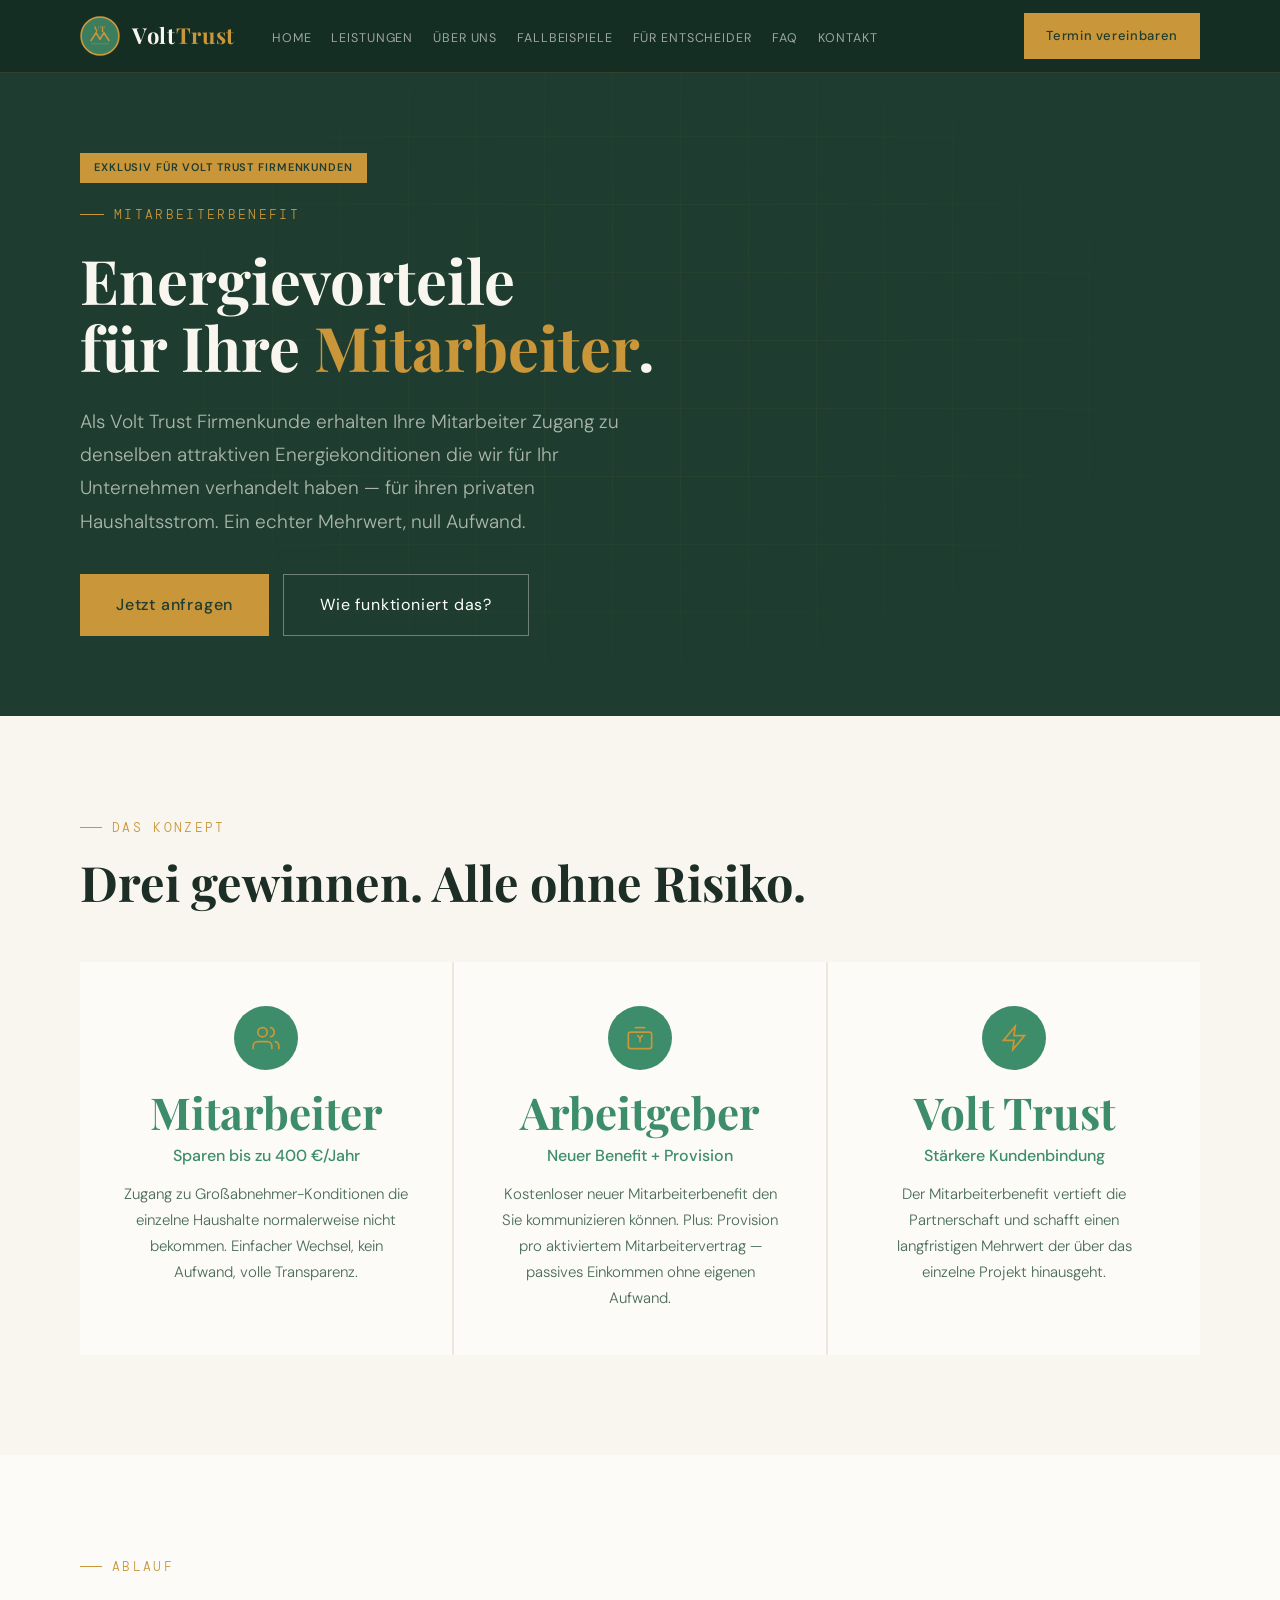
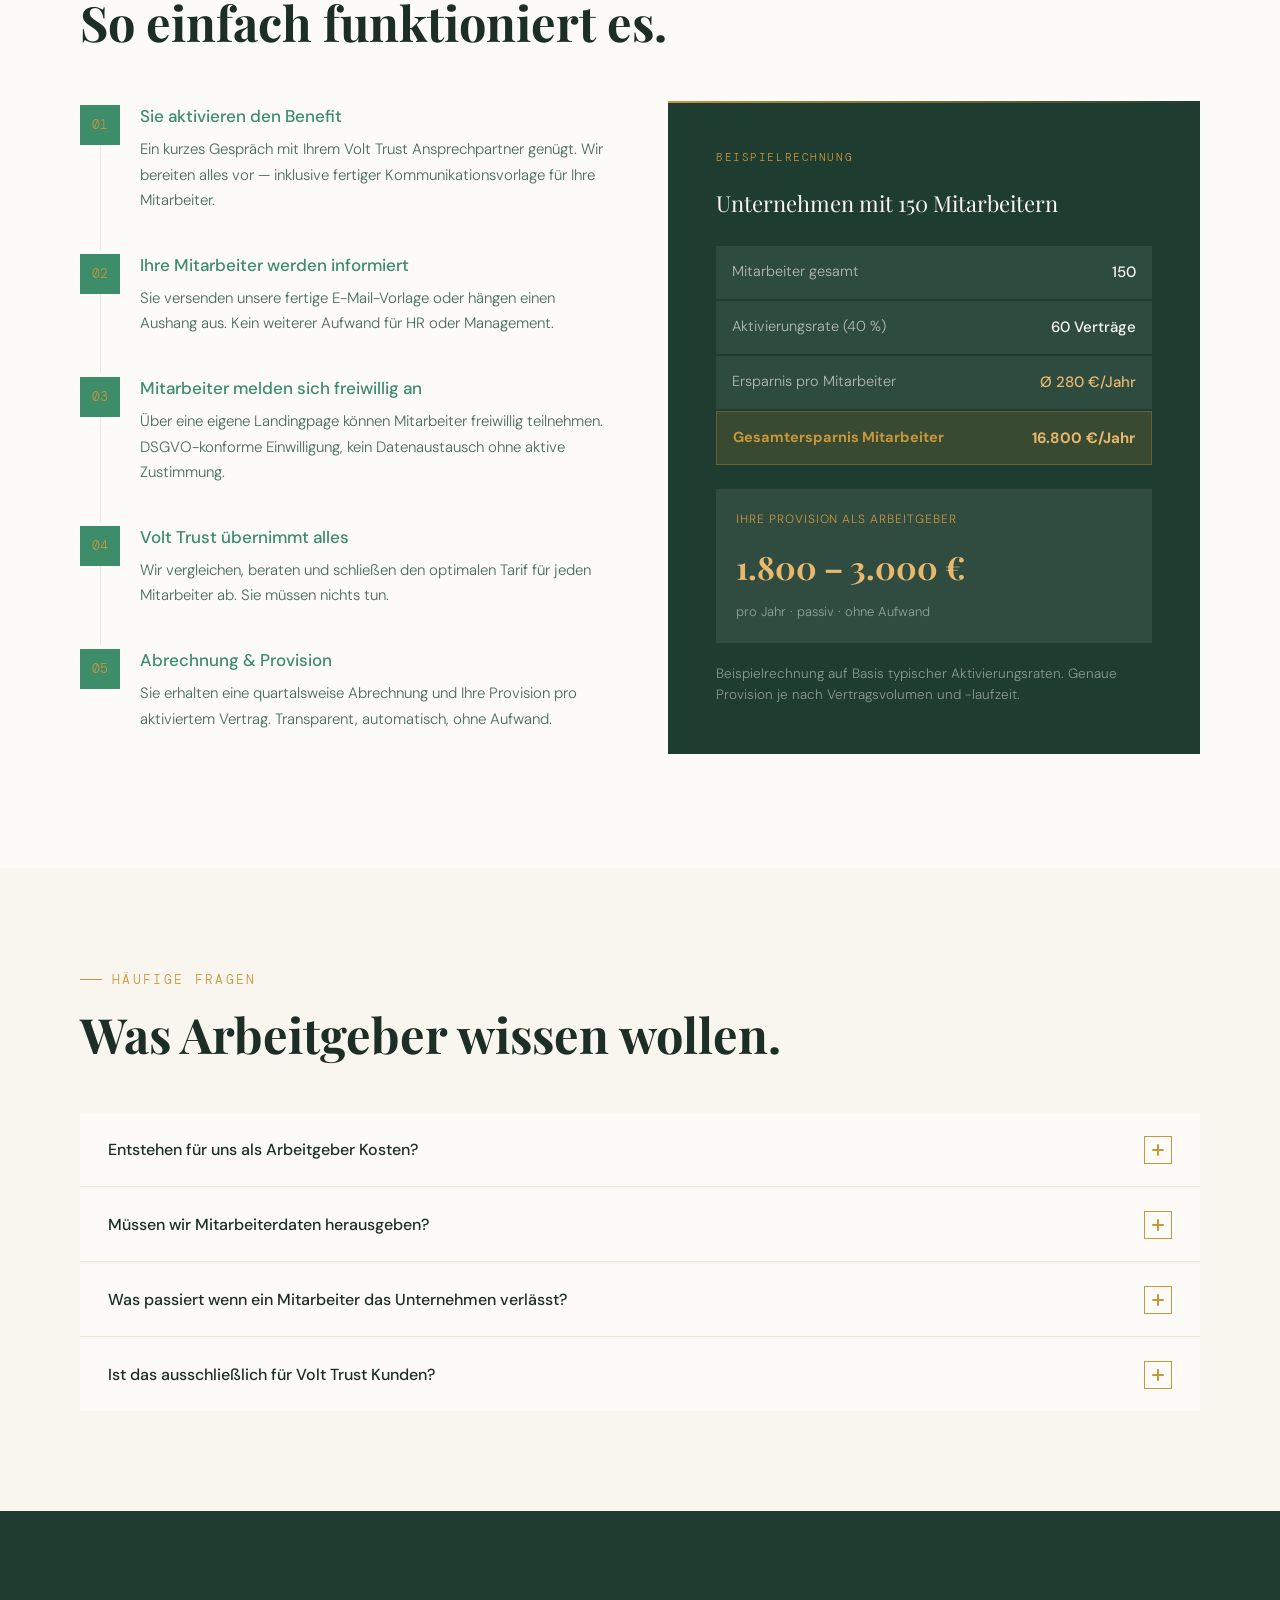
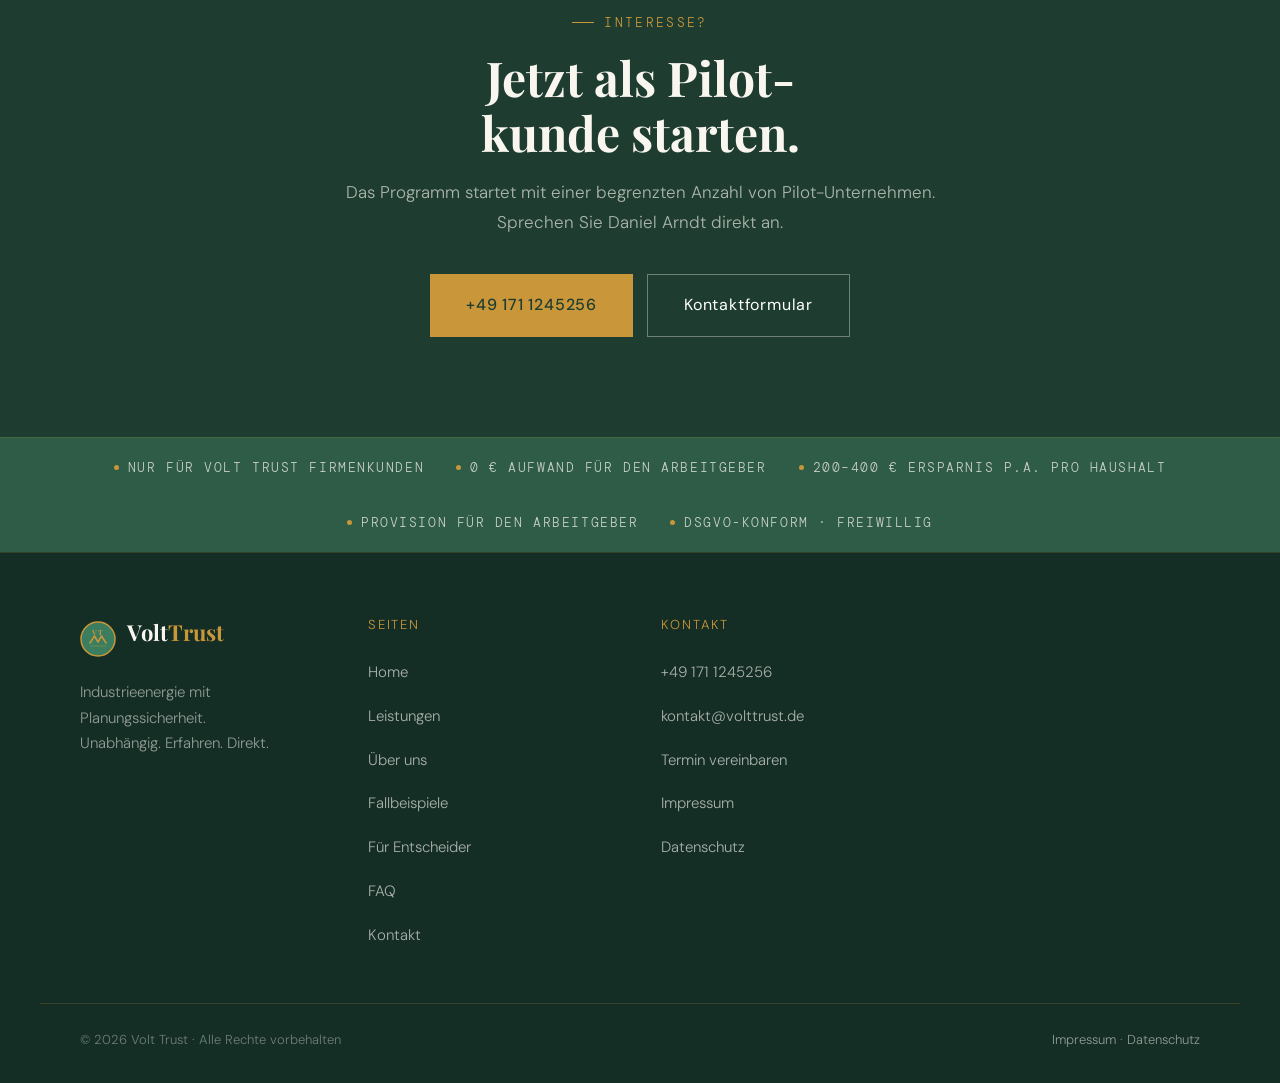
<file: mitarbeiterbenefit.html>
<!DOCTYPE html>
<html lang="de">
<head>
<meta charset="UTF-8">
<meta name="viewport" content="width=device-width, initial-scale=1.0">
<meta name="description" content="Volt Trust Mitarbeiterbenefit — Günstige Energietarife für Ihre Mitarbeiter. Exklusiv für Volt Trust Firmenkunden.">
<title>Mitarbeiterbenefit – Volt Trust</title>
<link rel="stylesheet" href="style.css">
<style>
.benefit-hero{background:var(--ink);padding:148px 0 80px;position:relative;overflow:hidden}
.benefit-hero-grid{position:absolute;inset:0;background-image:linear-gradient(rgba(201,150,58,.05) 1px,transparent 1px),linear-gradient(90deg,rgba(201,150,58,.05) 1px,transparent 1px);background-size:68px 68px;mask-image:radial-gradient(ellipse 70% 80% at 50% 50%,black 20%,transparent 70%)}
.three-col{display:grid;grid-template-columns:repeat(3,1fr);gap:2px;background:var(--stone);margin-top:52px}
.col-card{background:var(--mist);padding:44px;text-align:center}
.col-icon{width:64px;height:64px;border-radius:50%;background:var(--green);display:flex;align-items:center;justify-content:center;margin:0 auto 20px}
.col-icon svg{width:28px;height:28px;stroke:var(--gold);fill:none;stroke-width:1.5;stroke-linecap:round}
.col-val{font-family:'Playfair Display',serif;font-size:44px;font-weight:700;color:var(--green);line-height:1;margin-bottom:8px}
.col-title{font-size:16px;font-weight:500;color:var(--green);margin-bottom:12px}
.col-text{font-size:15px;color:var(--subtle);line-height:1.72}
.how-grid{display:grid;grid-template-columns:1fr 1fr;gap:56px;align-items:start;margin-top:52px}
.step-list{display:flex;flex-direction:column;gap:0}
.step-row{display:flex;gap:0;position:relative}
.step-row:not(:last-child)::after{content:'';position:absolute;left:20px;top:44px;bottom:0;width:1px;background:var(--stone)}
.step-icon-wrap{width:40px;height:40px;background:var(--green);display:flex;align-items:center;justify-content:center;flex-shrink:0;margin-right:20px;margin-top:4px;position:relative;z-index:1}
.step-icon-wrap span{font-family:'DM Mono',monospace;font-size:13px;color:var(--gold)}
.step-content{padding-bottom:36px}
.step-title{font-size:17px;font-weight:500;color:var(--green);margin-bottom:6px}
.step-text{font-size:15px;color:var(--subtle);line-height:1.7}
@media(max-width:960px){.three-col,.how-grid{grid-template-columns:1fr}}
</style>
</head>
<body>
<nav>
  <div class="nav-inner">
    <a href="index.html" class="nav-logo">
      <svg width="40" height="40" viewBox="0 0 36 36" fill="none"><circle cx="18" cy="18" r="17" fill="#3A7D5F" stroke="#C9963A" stroke-width="1.5"/><text x="18" y="14" text-anchor="middle" font-family="Playfair Display,serif" font-size="7" font-weight="700" fill="#C9963A" letter-spacing="1">VT</text><path d="M10 22 L14.5 15 L18 21 L21.5 15 L26 22" stroke="#C9963A" stroke-width="1.5" stroke-linecap="round" stroke-linejoin="round" fill="none"/><line x1="10" y1="25" x2="26" y2="25" stroke="#C9963A" stroke-width=".75" opacity=".5"/></svg>
      <span class="nav-logo-text">Volt<span>Trust</span></span>
    </a>
    <ul class="nav-links">
      <li><a href="index.html">Home</a></li>
      <li><a href="leistungen.html">Leistungen</a></li>
      <li><a href="ueber-uns.html">Über uns</a></li>
      <li><a href="fallbeispiele.html">Fallbeispiele</a></li>
      <li><a href="fuer-entscheider.html">Für Entscheider</a></li>
      <li><a href="faq.html">FAQ</a></li>
      <li><a href="kontakt.html">Kontakt</a></li>
    </ul>
    <a href="kontakt.html" class="nav-cta">Termin vereinbaren</a>
    <div class="nav-hamburger" id="hamburger"><span></span><span></span><span></span></div>
  </div>
</nav>
<div class="nav-mobile" id="navMobile">
  <a href="index.html">Home</a>
  <a href="leistungen.html">Leistungen</a>
  <a href="ueber-uns.html">Über uns</a>
  <a href="fallbeispiele.html">Fallbeispiele</a>
  <a href="fuer-entscheider.html">Für Entscheider</a>
  <a href="faq.html">FAQ</a>
  <a href="kontakt.html">Kontakt</a>
  <a href="kontakt.html" class="nav-cta">Termin vereinbaren</a>
</div>

<div class="benefit-hero">
  <div class="benefit-hero-grid"></div>
  <div class="container" style="position:relative;z-index:2">
    <div style="display:inline-block;background:var(--gold);color:var(--ink);font-size:11px;font-weight:600;letter-spacing:.08em;text-transform:uppercase;padding:5px 14px;margin-bottom:20px">Exklusiv für Volt Trust Firmenkunden</div>
    <div class="page-hero-eyebrow">Mitarbeiterbenefit</div>
    <h1 style="font-family:'Playfair Display',serif;font-size:clamp(38px,4.8vw,64px);font-weight:700;color:var(--cream);line-height:1.1;margin-bottom:24px">Energievorteile<br>für Ihre <em style="color:var(--gold);font-style:normal">Mitarbeiter</em>.</h1>
    <p style="font-size:19px;font-weight:300;line-height:1.75;color:rgba(249,246,239,.65);max-width:580px;margin-bottom:36px">Als Volt Trust Firmenkunde erhalten Ihre Mitarbeiter Zugang zu denselben attraktiven Energiekonditionen die wir für Ihr Unternehmen verhandelt haben — für ihren privaten Haushaltsstrom. Ein echter Mehrwert, null Aufwand.</p>
    <div style="display:flex;gap:14px;flex-wrap:wrap">
      <a href="kontakt.html" class="btn-primary">Jetzt anfragen</a>
      <a href="#wie" class="btn-outline">Wie funktioniert das?</a>
    </div>
  </div>
</div>

<!-- DREI SÄULEN -->
<section style="background:var(--cream)">
  <div class="container">
    <div class="section-label">Das Konzept</div>
    <h2 class="section-title">Drei gewinnen. Alle ohne Risiko.</h2>
    <div class="three-col">
      <div class="col-card reveal">
        <div class="col-icon"><svg viewBox="0 0 24 24"><path d="M17 21v-2a4 4 0 0 0-4-4H5a4 4 0 0 0-4 4v2"/><circle cx="9" cy="7" r="4"/><path d="M23 21v-2a4 4 0 0 0-3-3.87"/><path d="M16 3.13a4 4 0 0 1 0 7.75"/></svg></div>
        <div class="col-val">Mitarbeiter</div>
        <div class="col-title">Sparen bis zu 400 €/Jahr</div>
        <p class="col-text">Zugang zu Großabnehmer-Konditionen die einzelne Haushalte normalerweise nicht bekommen. Einfacher Wechsel, kein Aufwand, volle Transparenz.</p>
      </div>
      <div class="col-card reveal">
        <div class="col-icon"><svg viewBox="0 0 24 24"><rect x="2" y="7" width="20" height="14" rx="2"/><path d="M16 3H8"/><path d="M12 12v3M12 12l-2-2M12 12l2-2"/></svg></div>
        <div class="col-val">Arbeitgeber</div>
        <div class="col-title">Neuer Benefit + Provision</div>
        <p class="col-text">Kostenloser neuer Mitarbeiterbenefit den Sie kommunizieren können. Plus: Provision pro aktiviertem Mitarbeitervertrag — passives Einkommen ohne eigenen Aufwand.</p>
      </div>
      <div class="col-card reveal">
        <div class="col-icon"><svg viewBox="0 0 24 24"><path d="M13 2L3 14h9l-1 8 10-12h-9l1-8z"/></svg></div>
        <div class="col-val">Volt Trust</div>
        <div class="col-title">Stärkere Kundenbindung</div>
        <p class="col-text">Der Mitarbeiterbenefit vertieft die Partnerschaft und schafft einen langfristigen Mehrwert der über das einzelne Projekt hinausgeht.</p>
      </div>
    </div>
  </div>
</section>

<!-- WIE ES FUNKTIONIERT -->
<section id="wie" style="background:var(--mist)">
  <div class="container">
    <div class="section-label">Ablauf</div>
    <h2 class="section-title">So einfach funktioniert es.</h2>
    <div class="how-grid">
      <div class="step-list">
        <div class="step-row reveal"><div class="step-icon-wrap"><span>01</span></div><div class="step-content"><div class="step-title">Sie aktivieren den Benefit</div><p class="step-text">Ein kurzes Gespräch mit Ihrem Volt Trust Ansprechpartner genügt. Wir bereiten alles vor — inklusive fertiger Kommunikationsvorlage für Ihre Mitarbeiter.</p></div></div>
        <div class="step-row reveal"><div class="step-icon-wrap"><span>02</span></div><div class="step-content"><div class="step-title">Ihre Mitarbeiter werden informiert</div><p class="step-text">Sie versenden unsere fertige E-Mail-Vorlage oder hängen einen Aushang aus. Kein weiterer Aufwand für HR oder Management.</p></div></div>
        <div class="step-row reveal"><div class="step-icon-wrap"><span>03</span></div><div class="step-content"><div class="step-title">Mitarbeiter melden sich freiwillig an</div><p class="step-text">Über eine eigene Landingpage können Mitarbeiter freiwillig teilnehmen. DSGVO-konforme Einwilligung, kein Datenaustausch ohne aktive Zustimmung.</p></div></div>
        <div class="step-row reveal"><div class="step-icon-wrap"><span>04</span></div><div class="step-content"><div class="step-title">Volt Trust übernimmt alles</div><p class="step-text">Wir vergleichen, beraten und schließen den optimalen Tarif für jeden Mitarbeiter ab. Sie müssen nichts tun.</p></div></div>
        <div class="step-row reveal"><div class="step-icon-wrap"><span>05</span></div><div class="step-content"><div class="step-title">Abrechnung &amp; Provision</div><p class="step-text">Sie erhalten eine quartalsweise Abrechnung und Ihre Provision pro aktiviertem Vertrag. Transparent, automatisch, ohne Aufwand.</p></div></div>
      </div>
      <div>
        <div style="background:var(--ink);padding:48px;position:relative">
          <div style="position:absolute;top:0;left:0;right:0;height:2px;background:linear-gradient(90deg,var(--gold),transparent)"></div>
          <div style="font-family:'DM Mono',monospace;font-size:10.5px;letter-spacing:.15em;text-transform:uppercase;color:var(--gold);margin-bottom:20px">Beispielrechnung</div>
          <div style="font-family:'Playfair Display',serif;font-size:22px;color:var(--cream);margin-bottom:28px;line-height:1.4">Unternehmen mit 150 Mitarbeitern</div>
          <div style="display:flex;flex-direction:column;gap:2px;margin-bottom:24px">
            <div style="display:flex;justify-content:space-between;background:rgba(255,255,255,.07);padding:13px 16px"><span style="font-size:14.5px;color:rgba(249,246,239,.65)">Mitarbeiter gesamt</span><span style="font-size:15px;font-weight:500;color:var(--cream)">150</span></div>
            <div style="display:flex;justify-content:space-between;background:rgba(255,255,255,.07);padding:13px 16px"><span style="font-size:14.5px;color:rgba(249,246,239,.65)">Aktivierungsrate (40 %)</span><span style="font-size:15px;font-weight:500;color:var(--cream)">60 Verträge</span></div>
            <div style="display:flex;justify-content:space-between;background:rgba(255,255,255,.07);padding:13px 16px"><span style="font-size:14.5px;color:rgba(249,246,239,.65)">Ersparnis pro Mitarbeiter</span><span style="font-size:15px;font-weight:500;color:var(--gold-lt)">Ø 280 €/Jahr</span></div>
            <div style="display:flex;justify-content:space-between;background:rgba(201,150,58,.15);padding:13px 16px;border:1px solid rgba(201,150,58,.3)"><span style="font-size:14.5px;color:var(--gold)"><strong>Gesamtersparnis Mitarbeiter</strong></span><span style="font-size:15px;font-weight:700;color:var(--gold-lt)">16.800 €/Jahr</span></div>
          </div>
          <div style="background:rgba(255,255,255,.08);padding:20px;margin-bottom:20px">
            <div style="font-size:12px;letter-spacing:.08em;text-transform:uppercase;color:var(--gold);margin-bottom:8px">Ihre Provision als Arbeitgeber</div>
            <div style="font-family:'Playfair Display',serif;font-size:32px;font-weight:700;color:var(--gold-lt)">1.800 – 3.000 €</div>
            <div style="font-size:13px;color:rgba(249,246,239,.5);margin-top:4px">pro Jahr · passiv · ohne Aufwand</div>
          </div>
          <p style="font-size:13.5px;color:rgba(249,246,239,.5);line-height:1.6">Beispielrechnung auf Basis typischer Aktivierungsraten. Genaue Provision je nach Vertragsvolumen und -laufzeit.</p>
        </div>
      </div>
    </div>
  </div>
</section>

<!-- FAQ BENEFIT -->
<section style="background:var(--cream)">
  <div class="container">
    <div class="section-label">Häufige Fragen</div>
    <h2 class="section-title">Was Arbeitgeber wissen wollen.</h2>
    <div class="faq-list">
      <div class="faq-item"><div class="faq-question" onclick="toggleFaq(this)"><span>Entstehen für uns als Arbeitgeber Kosten?</span><div class="faq-icon"></div></div><div class="faq-answer"><div class="faq-answer-inner">Nein. Der Benefit ist für Sie vollständig kostenlos. Im Gegenteil: Sie erhalten eine Provision für jeden abgeschlossenen Mitarbeitervertrag. Es entstehen keinerlei Haftung, Gebühren oder laufende Verpflichtungen.</div></div></div>
      <div class="faq-item"><div class="faq-question" onclick="toggleFaq(this)"><span>Müssen wir Mitarbeiterdaten herausgeben?</span><div class="faq-icon"></div></div><div class="faq-answer"><div class="faq-answer-inner">Nein. Kein einziges Datum wird ohne aktive Einwilligung des Mitarbeiters übermittelt. Sie kommunizieren lediglich die Möglichkeit — der Mitarbeiter entscheidet selbst ob er teilnimmt und erteilt dabei seine DSGVO-konforme Einwilligung.</div></div></div>
      <div class="faq-item"><div class="faq-question" onclick="toggleFaq(this)"><span>Was passiert wenn ein Mitarbeiter das Unternehmen verlässt?</span><div class="faq-icon"></div></div><div class="faq-answer"><div class="faq-answer-inner">Der Vertrag des Mitarbeiters läuft als persönlicher Privatvertrag weiter — unabhängig vom Arbeitsverhältnis. Der Arbeitgeber hat damit keinerlei Verpflichtungen nach Austritt des Mitarbeiters.</div></div></div>
      <div class="faq-item"><div class="faq-question" onclick="toggleFaq(this)"><span>Ist das ausschließlich für Volt Trust Kunden?</span><div class="faq-icon"></div></div><div class="faq-answer"><div class="faq-answer-inner">Ja — der Mitarbeiterbenefit ist ein exklusives Zusatzangebot für bestehende Volt Trust Firmenkunden. Er ist Teil der langfristigen Partnerschaft und steht nicht öffentlich zur Verfügung.</div></div></div>
    </div>
  </div>
</section>

<!-- CTA -->
<section style="background:var(--ink);padding:100px 0">
  <div class="container">
    <div style="text-align:center;max-width:620px;margin:0 auto">
      <div class="section-label" style="justify-content:center">Interesse?</div>
      <h2 style="font-family:'Playfair Display',serif;font-size:clamp(30px,3.8vw,48px);font-weight:700;color:var(--cream);line-height:1.15;margin-bottom:18px">Jetzt als Pilot-<br>kunde starten.</h2>
      <p style="font-size:17px;line-height:1.76;color:rgba(249,246,239,.65);margin-bottom:36px">Das Programm startet mit einer begrenzten Anzahl von Pilot-Unternehmen. Sprechen Sie Daniel Arndt direkt an.</p>
      <div style="display:flex;gap:14px;justify-content:center;flex-wrap:wrap">
        <a href="tel:+491711245256" class="btn-primary">+49 171 1245256</a>
        <a href="kontakt.html" class="btn-outline">Kontaktformular</a>
      </div>
    </div>
  </div>
</section>

<div class="trust-bar-bottom">
  <div class="trust-inner">
    <div class="trust-item"><span class="trust-dot"></span>Nur für Volt Trust Firmenkunden</div>
    <div class="trust-item"><span class="trust-dot"></span>0 € Aufwand für den Arbeitgeber</div>
    <div class="trust-item"><span class="trust-dot"></span>200–400 € Ersparnis p.a. pro Haushalt</div>
    <div class="trust-item"><span class="trust-dot"></span>Provision für den Arbeitgeber</div>
    <div class="trust-item"><span class="trust-dot"></span>DSGVO-konform · Freiwillig</div>
  </div>
</div>

<footer>
  <div class="footer-top">
    <div>
      <div style="display:flex;align-items:center;gap:11px;margin-bottom:14px">
        <svg width="36" height="36" viewBox="0 0 36 36" fill="none"><circle cx="18" cy="18" r="17" fill="#3A7D5F" stroke="#C9963A" stroke-width="1.5"/><text x="18" y="14" text-anchor="middle" font-family="Playfair Display,serif" font-size="7" font-weight="700" fill="#C9963A" letter-spacing="1">VT</text><path d="M10 22 L14.5 15 L18 21 L21.5 15 L26 22" stroke="#C9963A" stroke-width="1.5" stroke-linecap="round" stroke-linejoin="round" fill="none"/><line x1="10" y1="25" x2="26" y2="25" stroke="#C9963A" stroke-width=".75" opacity=".5"/></svg>
        <div class="footer-brand">Volt<span>Trust</span></div>
      </div>
      <p class="footer-tagline">Industrieenergie mit Planungssicherheit.<br>Unabhängig. Erfahren. Direkt.</p>
    </div>
    <div>
      <div class="footer-col-title">Seiten</div>
      <ul class="footer-links">
        <li><a href="index.html">Home</a></li>
        <li><a href="leistungen.html">Leistungen</a></li>
        <li><a href="ueber-uns.html">Über uns</a></li>
        <li><a href="fallbeispiele.html">Fallbeispiele</a></li>
        <li><a href="fuer-entscheider.html">Für Entscheider</a></li>
        <li><a href="faq.html">FAQ</a></li>
        <li><a href="kontakt.html">Kontakt</a></li>
      </ul>
    </div>
    <div>
      <div class="footer-col-title">Kontakt</div>
      <ul class="footer-links">
        <li><a href="tel:+491711245256">+49 171 1245256</a></li>
        <li><a href="mailto:kontakt@volttrust.de">kontakt@volttrust.de</a></li>
        <li><a href="kontakt.html">Termin vereinbaren</a></li>
        <li><a href="impressum.html">Impressum</a></li>
        <li><a href="datenschutz.html">Datenschutz</a></li>
      </ul>
    </div>
  </div>
  <div class="footer-bottom">
    <span class="footer-copy">© 2026 Volt Trust · Alle Rechte vorbehalten</span>
    <span class="footer-copy"><a href="impressum.html">Impressum</a> · <a href="datenschutz.html">Datenschutz</a></span>
  </div>
</footer>

<script src="main.js"></script>
</body>
</html>
</file>
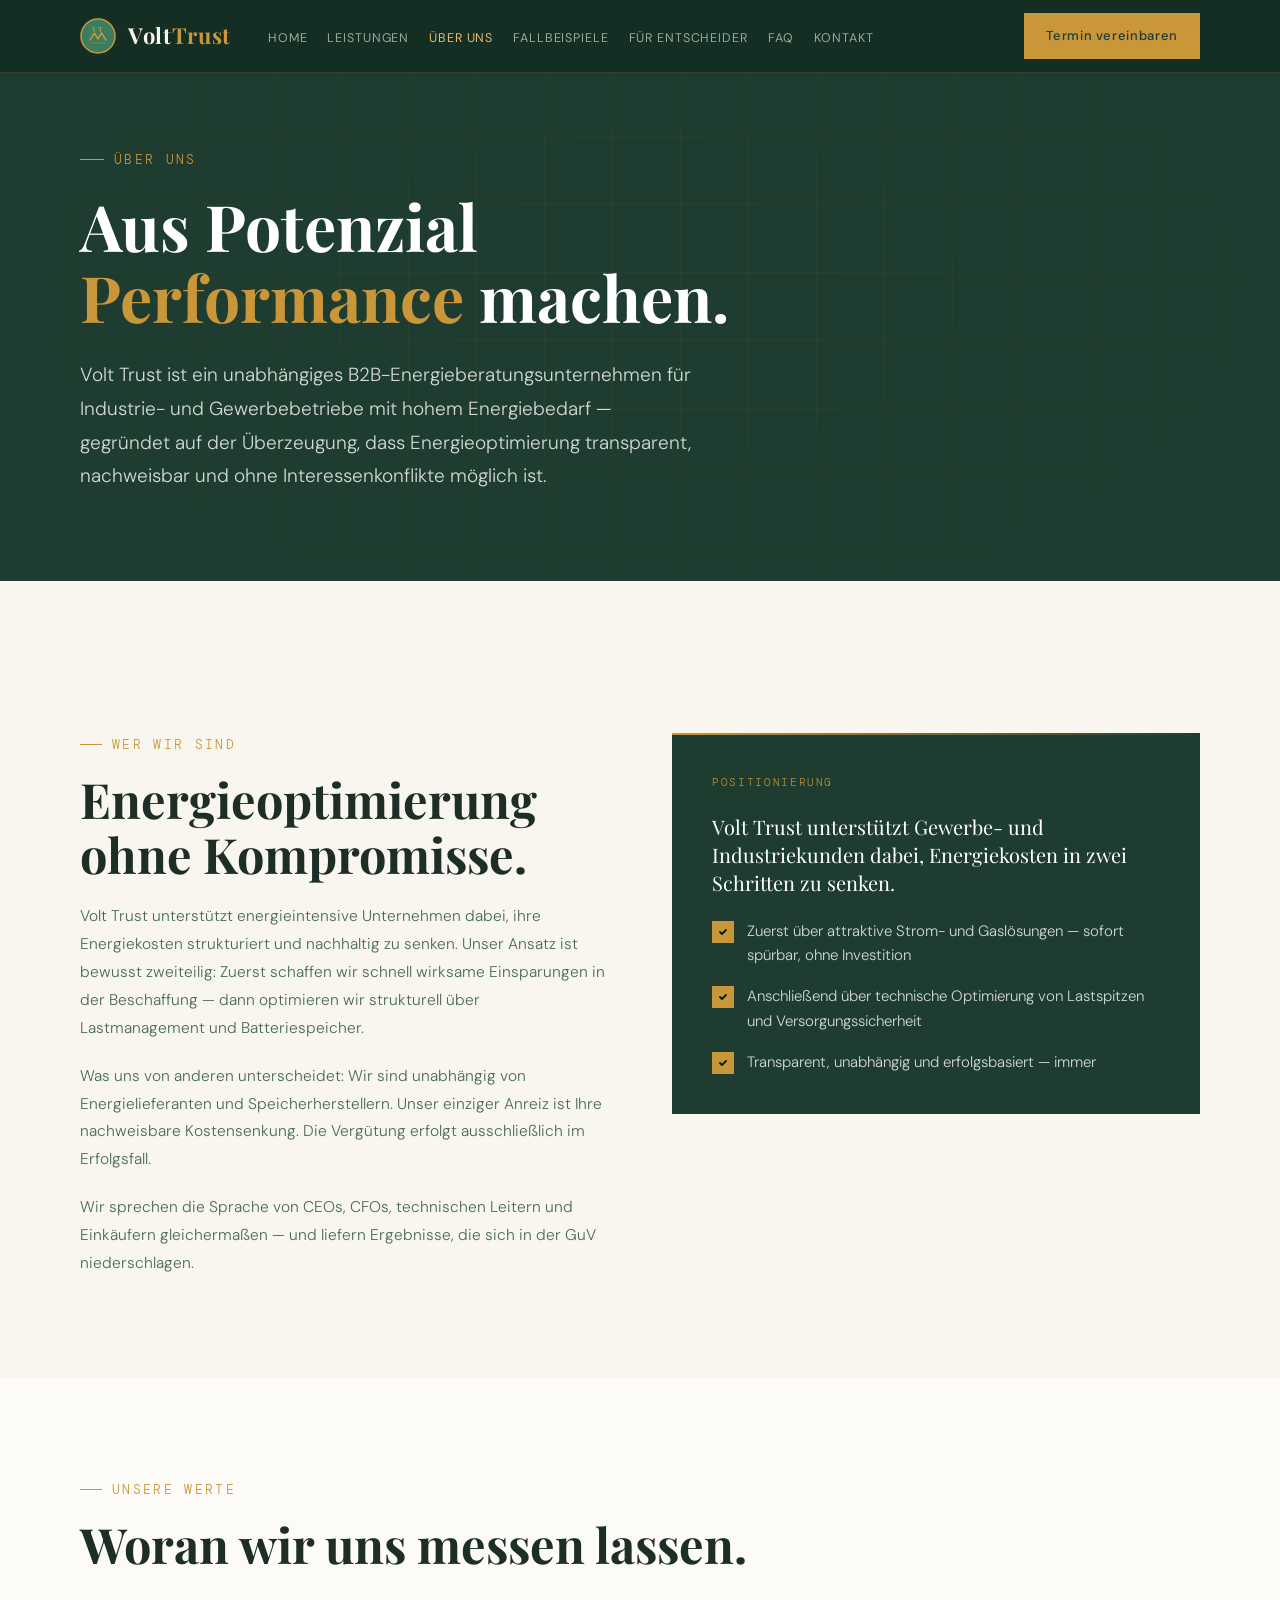
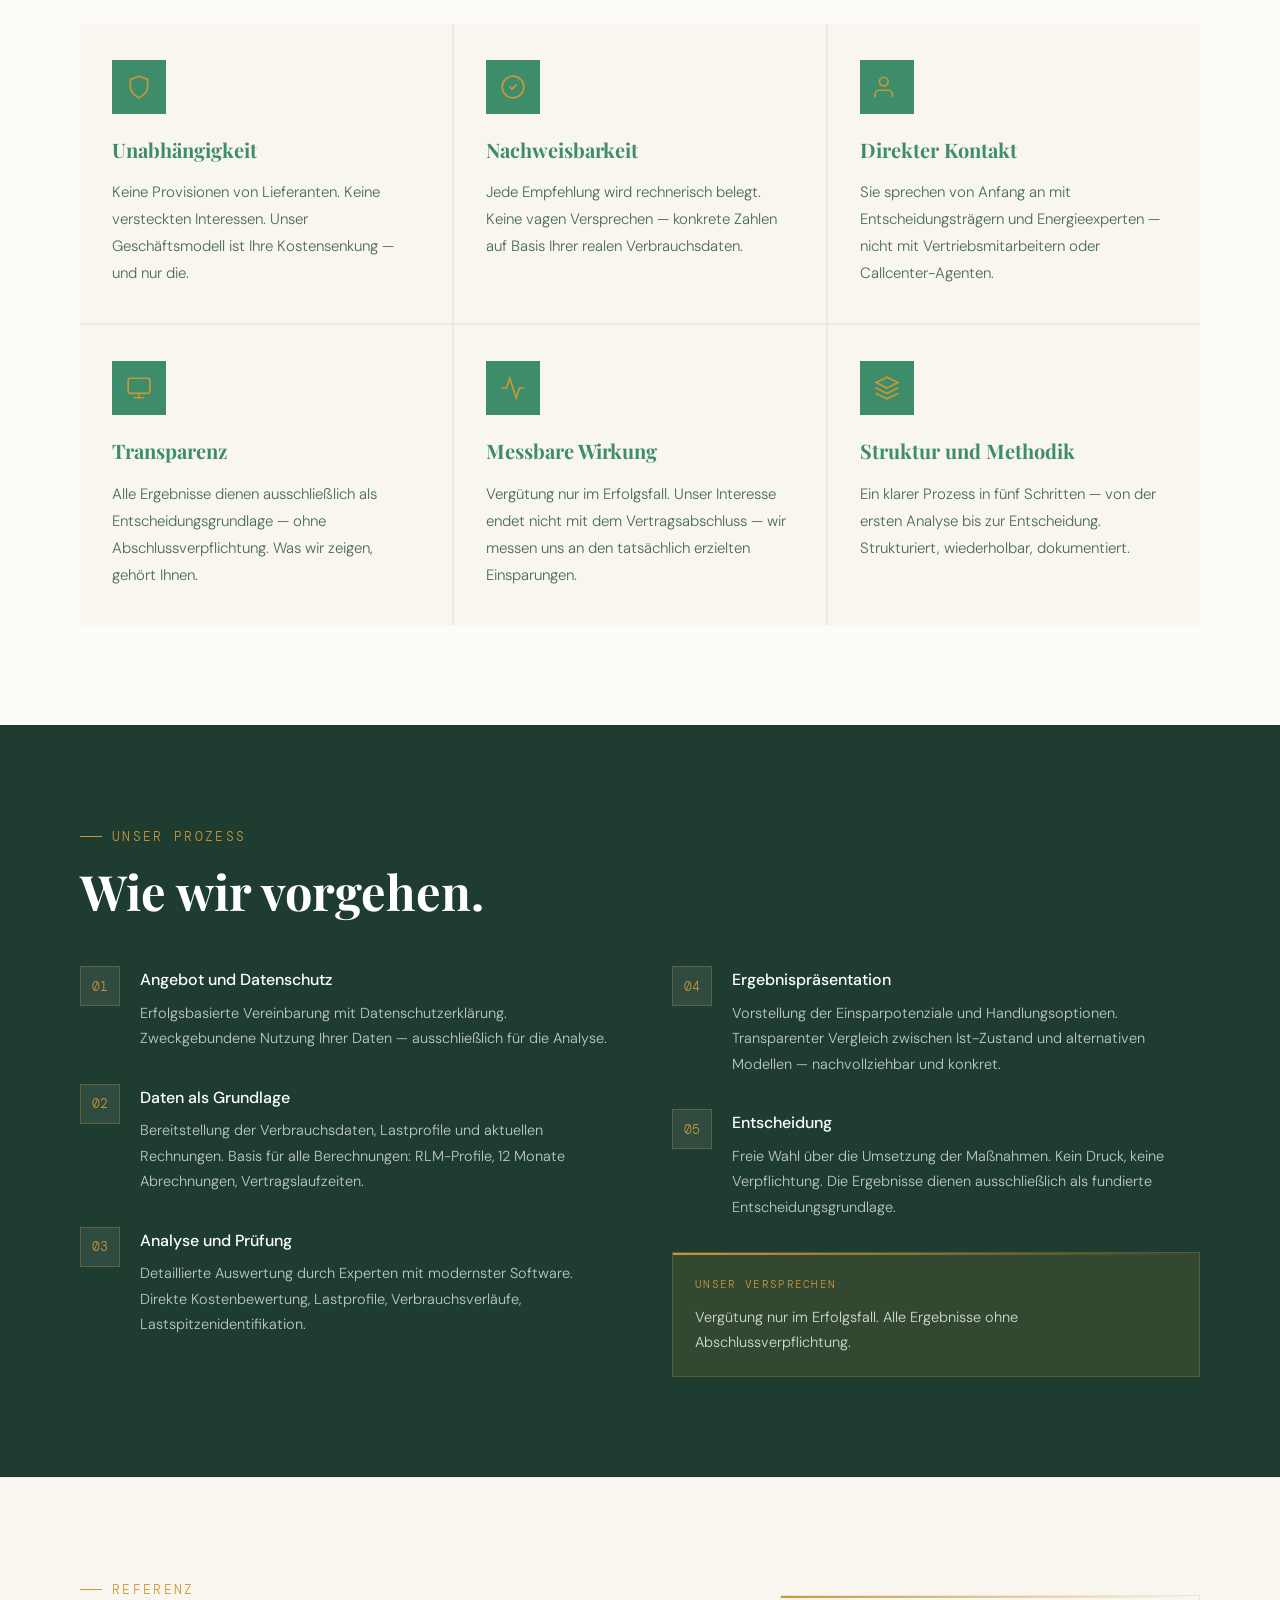
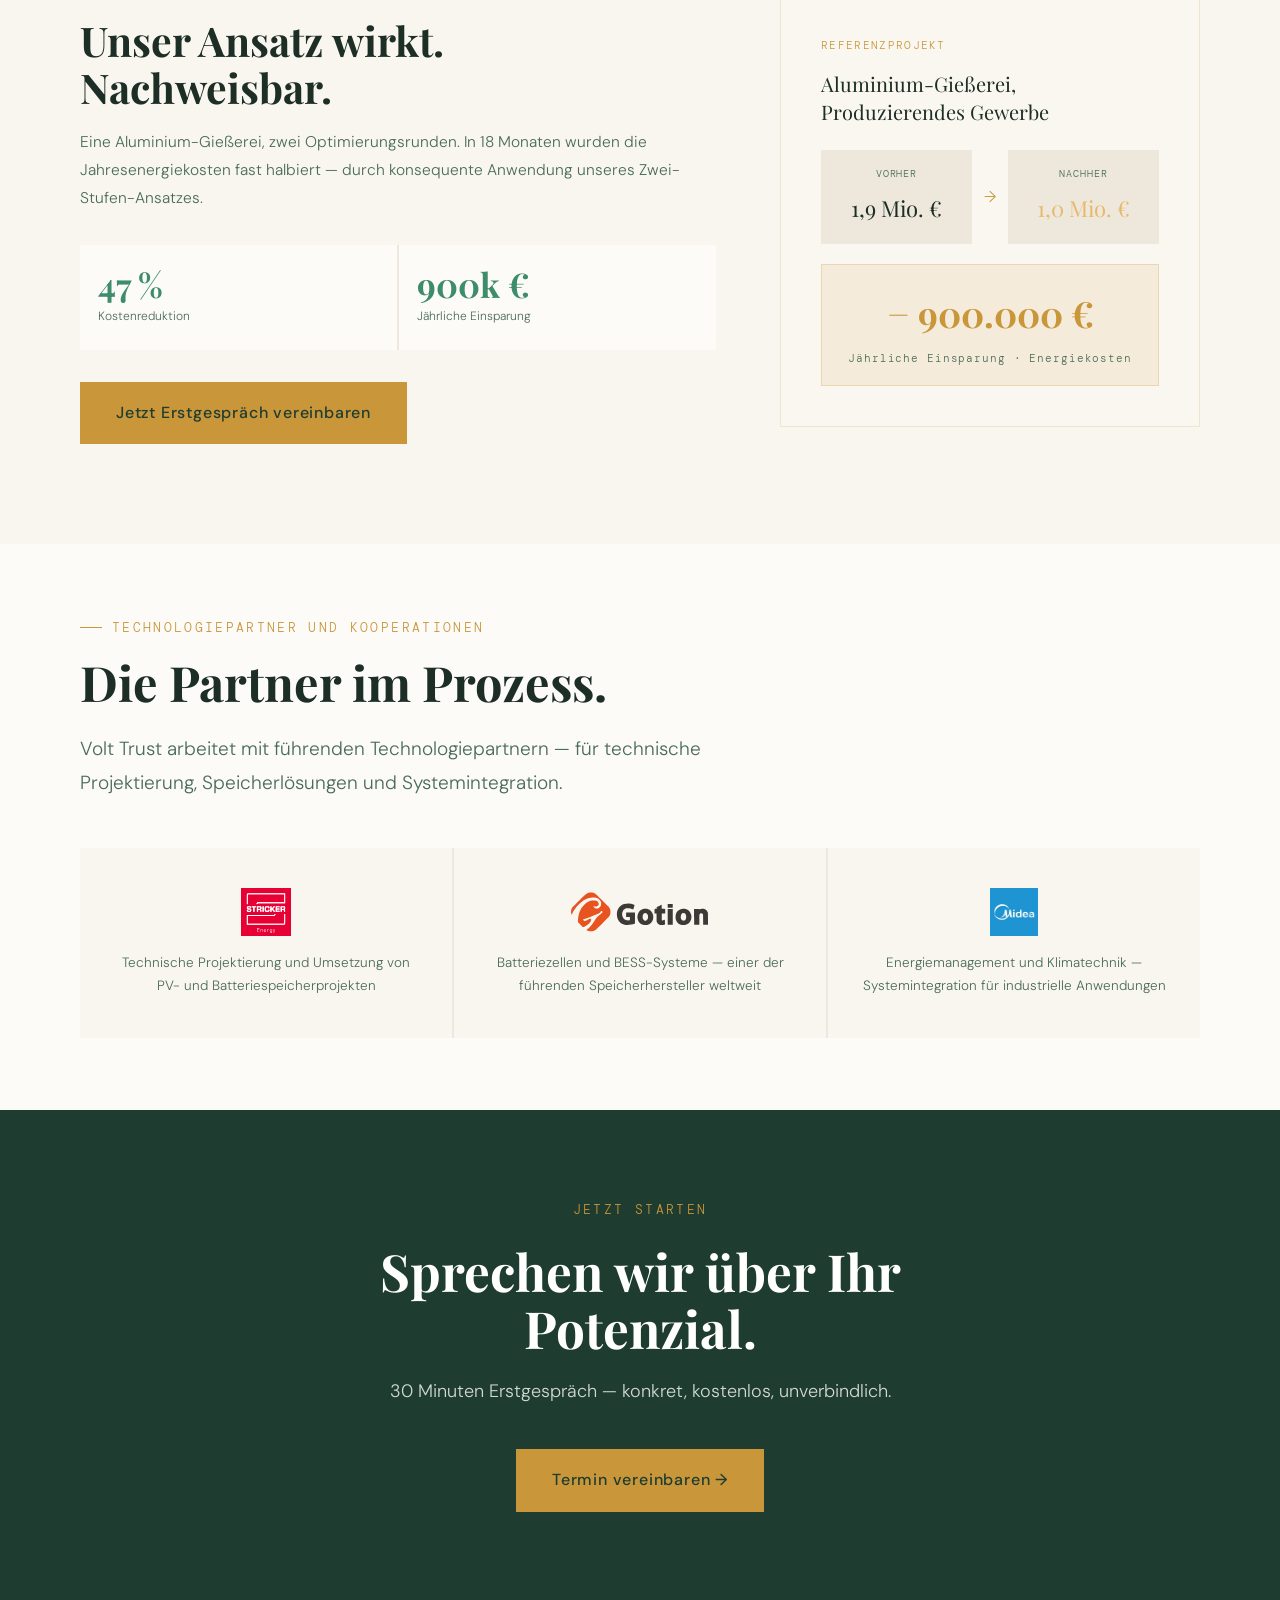
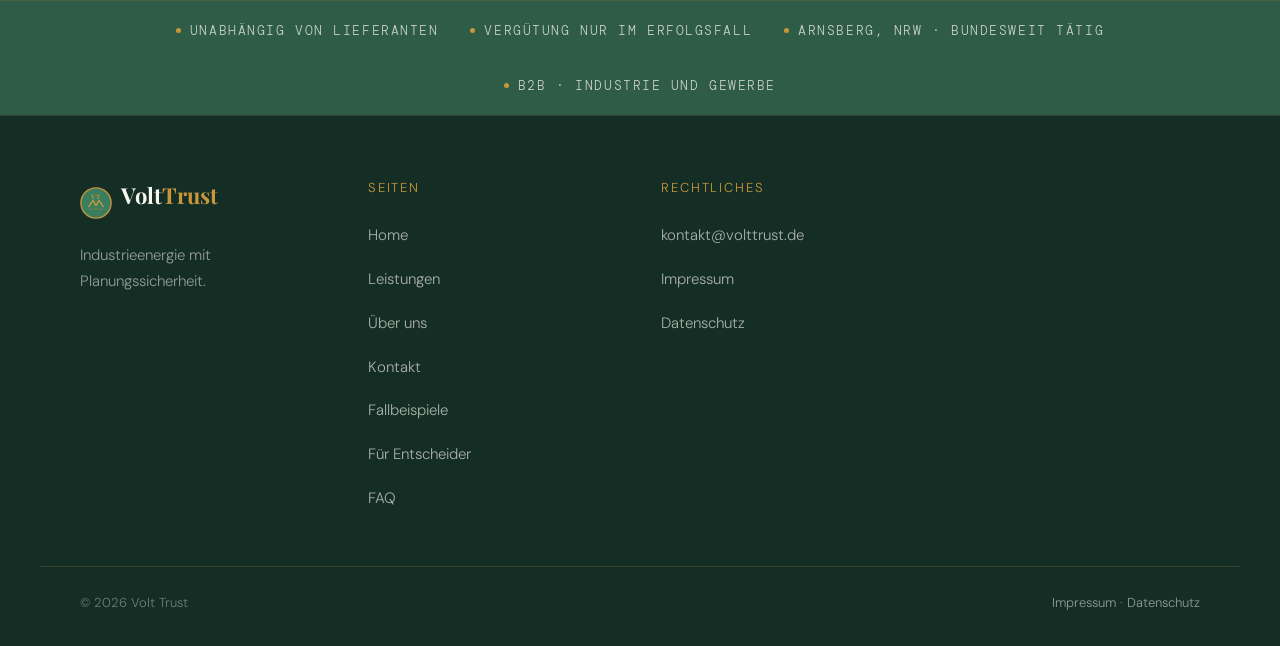
<file: ueber-uns.html>
<!DOCTYPE html>
<html lang="de">
<head>
<meta charset="UTF-8">
<meta name="viewport" content="width=device-width, initial-scale=1.0">
<meta name="description" content="Über Volt Trust — unabhängige B2B-Energieberatung für Industrie und Gewerbe. Unser Ansatz, unsere Partner, unsere Werte.">
<title>Über uns – Volt Trust</title>
<link rel="stylesheet" href="style.css">
<style>
.ueber-grid{display:grid;grid-template-columns:1fr 1fr;gap:64px;align-items:start;margin-top:52px}
.wert-grid{display:grid;grid-template-columns:repeat(3,1fr);gap:2px;margin-top:52px;background:var(--stone)}
.wert-card{background:var(--cream);padding:36px 32px;transition:background .2s}
.wert-card:hover{background:var(--mist)}
.wert-icon{width:54px;height:54px;background:var(--green);display:flex;align-items:center;justify-content:center;margin-bottom:18px}
.wert-icon svg{width:26px;height:26px;stroke:var(--gold);fill:none;stroke-width:1.6;stroke-linecap:round}
.wert-title{font-family:'Playfair Display',serif;font-size:20px;font-weight:700;color:var(--green);margin-bottom:12px}
.wert-text{font-size:15px;line-height:1.8;color:var(--subtle)}
.ansatz-step{display:flex;gap:20px;margin-bottom:32px;align-items:flex-start}
.ansatz-num{width:40px;height:40px;background:rgba(255,255,255,.08);color:var(--gold);font-family:'DM Mono',monospace;font-size:13px;display:flex;align-items:center;justify-content:center;flex-shrink:0;border:1px solid rgba(201,150,58,.3)}
.ansatz-title{font-size:16px;font-weight:500;color:#ffffff;margin-bottom:6px}
.ansatz-text{font-size:14.5px;line-height:1.76;color:rgba(255,255,255,.72)}
.partner-logo-card{background:var(--cream);padding:40px 32px;text-align:center;display:flex;flex-direction:column;align-items:center;gap:16px}
.partner-logo-card img{height:48px;width:auto;max-width:160px;object-fit:contain}
.partner-logo-label{font-size:13.5px;color:var(--subtle);line-height:1.7;text-align:center}
@media(max-width:960px){
  .ueber-grid,.wert-grid{grid-template-columns:1fr}
  .ansatz-grid{grid-template-columns:1fr!important}
  .ref-inner{grid-template-columns:1fr!important}
}
@media(max-width:768px){
  /* Partner-Grid einspaltig */
  .partner-grid-3{grid-template-columns:1fr!important}
  .partner-logo-card{padding:28px 20px}
  /* Alle Inline-Grids mit repeat(3,1fr) einspaltig */
  body{overflow-x:hidden!important;max-width:100vw}
  html{overflow-x:hidden!important}
  .container{overflow-x:hidden}
}
</style>
</head>
<body>

<nav>
  <div class="nav-inner">
    <a href="index.html" class="nav-logo">
      <svg width="36" height="36" viewBox="0 0 36 36" fill="none"><circle cx="18" cy="18" r="17" fill="#3A7D5F" stroke="#C9963A" stroke-width="1.5"/><text x="18" y="14" text-anchor="middle" font-family="Playfair Display,serif" font-size="7" font-weight="700" fill="#C9963A" letter-spacing="1">VT</text><path d="M10 22 L14.5 15 L18 21 L21.5 15 L26 22" stroke="#C9963A" stroke-width="1.5" stroke-linecap="round" stroke-linejoin="round" fill="none"/><line x1="10" y1="25" x2="26" y2="25" stroke="#C9963A" stroke-width="0.75" opacity=".5"/></svg>
      <span class="nav-logo-text">Volt<span>Trust</span></span>
    </a>
    <ul class="nav-links">
      <li><a href="index.html">Home</a></li>
      <li><a href="leistungen.html">Leistungen</a></li>
      <li><a href="ueber-uns.html" class="active">Über uns</a></li>
      <li><a href="fallbeispiele.html">Fallbeispiele</a></li>
      <li><a href="fuer-entscheider.html">Für Entscheider</a></li>
      <li><a href="faq.html">FAQ</a></li>
      <li><a href="kontakt.html">Kontakt</a></li>
    </ul>
    <a href="kontakt.html" class="nav-cta">Termin vereinbaren</a>
    <div class="nav-hamburger" id="hamburger"><span></span><span></span><span></span></div>
  </div>
</nav>
<div class="nav-mobile" id="navMobile">
  <a href="index.html">Home</a><a href="leistungen.html">Leistungen</a><a href="ueber-uns.html">Über uns</a><a href="fallbeispiele.html">Fallbeispiele</a><a href="fuer-entscheider.html">Für Entscheider</a><a href="faq.html">FAQ</a><a href="kontakt.html">Kontakt</a>
  <a href="kontakt.html" class="nav-cta">Termin vereinbaren</a>
</div>

<!-- PAGE HERO -->
<div class="page-hero">
  <div class="page-hero-grid"></div>
  <div class="container" style="position:relative;z-index:2">
    <div class="page-hero-eyebrow">Über uns</div>
    <h1>Aus Potenzial<br><em>Performance</em> machen.</h1>
    <p class="page-hero-lead">Volt Trust ist ein unabhängiges B2B-Energieberatungsunternehmen für Industrie- und Gewerbebetriebe mit hohem Energiebedarf — gegründet auf der Überzeugung, dass Energieoptimierung transparent, nachweisbar und ohne Interessenkonflikte möglich ist.</p>
  </div>
</div>

<!-- WER WIR SIND -->
<section style="background:var(--cream)">
  <div class="container">
    <div class="ueber-grid">
      <div>
        <div class="section-label">Wer wir sind</div>
        <h2 class="section-title">Energieoptimierung ohne Kompromisse.</h2>
        <p style="font-size:15.5px;line-height:1.8;color:var(--subtle);margin-bottom:20px">Volt Trust unterstützt energieintensive Unternehmen dabei, ihre Energiekosten strukturiert und nachhaltig zu senken. Unser Ansatz ist bewusst zweiteilig: Zuerst schaffen wir schnell wirksame Einsparungen in der Beschaffung — dann optimieren wir strukturell über Lastmanagement und Batteriespeicher.</p>
        <p style="font-size:15.5px;line-height:1.8;color:var(--subtle);margin-bottom:20px">Was uns von anderen unterscheidet: Wir sind unabhängig von Energielieferanten und Speicherherstellern. Unser einziger Anreiz ist Ihre nachweisbare Kostensenkung. Die Vergütung erfolgt ausschließlich im Erfolgsfall.</p>
        <p style="font-size:15.5px;line-height:1.8;color:var(--subtle)">Wir sprechen die Sprache von CEOs, CFOs, technischen Leitern und Einkäufern gleichermaßen — und liefern Ergebnisse, die sich in der GuV niederschlagen.</p>
      </div>
      <!-- Positionierungs-Box: ink background -->
      <div>
        <div style="background:var(--ink);padding:40px;position:relative">
          <div style="position:absolute;top:0;left:0;right:0;height:2px;background:linear-gradient(90deg,var(--gold),transparent)"></div>
          <div style="font-family:'DM Mono',monospace;font-size:11px;letter-spacing:.15em;text-transform:uppercase;color:var(--gold);margin-bottom:20px;opacity:.9">Positionierung</div>
          <div style="font-family:'Playfair Display',serif;font-size:20px;color:#ffffff;margin-bottom:22px;line-height:1.4">Volt Trust unterstützt Gewerbe- und Industriekunden dabei, Energiekosten in zwei Schritten zu senken.</div>
          <div style="display:flex;flex-direction:column;gap:16px">
            <div style="display:flex;gap:13px;align-items:flex-start">
              <div style="width:22px;height:22px;background:var(--gold);display:flex;align-items:center;justify-content:center;flex-shrink:0;margin-top:2px"><svg width="10" height="10" viewBox="0 0 10 10" fill="none"><path d="M2 5 L4 7 L8 3" stroke="#0A1A0F" stroke-width="1.8" stroke-linecap="round" stroke-linejoin="round"/></svg></div>
              <p style="font-size:15px;color:rgba(255,255,255,.80);line-height:1.65;margin:0">Zuerst über attraktive Strom- und Gaslösungen — sofort spürbar, ohne Investition</p>
            </div>
            <div style="display:flex;gap:13px;align-items:flex-start">
              <div style="width:22px;height:22px;background:var(--gold);display:flex;align-items:center;justify-content:center;flex-shrink:0;margin-top:2px"><svg width="10" height="10" viewBox="0 0 10 10" fill="none"><path d="M2 5 L4 7 L8 3" stroke="#0A1A0F" stroke-width="1.8" stroke-linecap="round" stroke-linejoin="round"/></svg></div>
              <p style="font-size:15px;color:rgba(255,255,255,.80);line-height:1.65;margin:0">Anschließend über technische Optimierung von Lastspitzen und Versorgungssicherheit</p>
            </div>
            <div style="display:flex;gap:13px;align-items:flex-start">
              <div style="width:22px;height:22px;background:var(--gold);display:flex;align-items:center;justify-content:center;flex-shrink:0;margin-top:2px"><svg width="10" height="10" viewBox="0 0 10 10" fill="none"><path d="M2 5 L4 7 L8 3" stroke="#0A1A0F" stroke-width="1.8" stroke-linecap="round" stroke-linejoin="round"/></svg></div>
              <p style="font-size:15px;color:rgba(255,255,255,.80);line-height:1.65;margin:0">Transparent, unabhängig und erfolgsbasiert — immer</p>
            </div>
          </div>
        </div>
      </div>
    </div>
  </div>
</section>

<!-- WERTE -->
<section style="background:var(--mist)">
  <div class="container">
    <div class="section-label">Unsere Werte</div>
    <h2 class="section-title">Woran wir uns messen lassen.</h2>
    <div class="wert-grid">
      <div class="wert-card">
        <div class="wert-icon"><svg viewBox="0 0 24 24"><path d="M12 22s8-4 8-10V5l-8-3-8 3v7c0 6 8 10 8 10z"/></svg></div>
        <div class="wert-title">Unabhängigkeit</div>
        <p class="wert-text">Keine Provisionen von Lieferanten. Keine versteckten Interessen. Unser Geschäftsmodell ist Ihre Kostensenkung — und nur die.</p>
      </div>
      <div class="wert-card">
        <div class="wert-icon"><svg viewBox="0 0 24 24"><path d="M9 12l2 2 4-4"/><circle cx="12" cy="12" r="10"/></svg></div>
        <div class="wert-title">Nachweisbarkeit</div>
        <p class="wert-text">Jede Empfehlung wird rechnerisch belegt. Keine vagen Versprechen — konkrete Zahlen auf Basis Ihrer realen Verbrauchsdaten.</p>
      </div>
      <div class="wert-card">
        <div class="wert-icon"><svg viewBox="0 0 24 24"><path d="M17 21v-2a4 4 0 0 0-4-4H5a4 4 0 0 0-4 4v2"/><circle cx="9" cy="7" r="4"/></svg></div>
        <div class="wert-title">Direkter Kontakt</div>
        <p class="wert-text">Sie sprechen von Anfang an mit Entscheidungsträgern und Energieexperten — nicht mit Vertriebsmitarbeitern oder Callcenter-Agenten.</p>
      </div>
      <div class="wert-card">
        <div class="wert-icon"><svg viewBox="0 0 24 24"><rect x="2" y="3" width="20" height="14" rx="2"/><path d="M8 21h8M12 17v4"/></svg></div>
        <div class="wert-title">Transparenz</div>
        <p class="wert-text">Alle Ergebnisse dienen ausschließlich als Entscheidungsgrundlage — ohne Abschlussverpflichtung. Was wir zeigen, gehört Ihnen.</p>
      </div>
      <div class="wert-card">
        <div class="wert-icon"><svg viewBox="0 0 24 24"><polyline points="22 12 18 12 15 21 9 3 6 12 2 12"/></svg></div>
        <div class="wert-title">Messbare Wirkung</div>
        <p class="wert-text">Vergütung nur im Erfolgsfall. Unser Interesse endet nicht mit dem Vertragsabschluss — wir messen uns an den tatsächlich erzielten Einsparungen.</p>
      </div>
      <div class="wert-card">
        <div class="wert-icon"><svg viewBox="0 0 24 24"><path d="M12 2L2 7l10 5 10-5-10-5z"/><path d="M2 17l10 5 10-5"/><path d="M2 12l10 5 10-5"/></svg></div>
        <div class="wert-title">Struktur und Methodik</div>
        <p class="wert-text">Ein klarer Prozess in fünf Schritten — von der ersten Analyse bis zur Entscheidung. Strukturiert, wiederholbar, dokumentiert.</p>
      </div>
    </div>
  </div>
</section>

<!-- UNSER PROZESS — ink background -->
<section style="background:var(--ink);padding:100px 0">
  <div class="container">
    <div class="section-label">Unser Prozess</div>
    <h2 class="section-title light">Wie wir vorgehen.</h2>
    <div class="ansatz-grid" style="display:grid;grid-template-columns:1fr 1fr;gap:64px;margin-top:48px">
      <div>
        <div class="ansatz-step">
          <div class="ansatz-num">01</div>
          <div><div class="ansatz-title">Angebot und Datenschutz</div><p class="ansatz-text">Erfolgsbasierte Vereinbarung mit Datenschutzerklärung. Zweckgebundene Nutzung Ihrer Daten — ausschließlich für die Analyse.</p></div>
        </div>
        <div class="ansatz-step">
          <div class="ansatz-num">02</div>
          <div><div class="ansatz-title">Daten als Grundlage</div><p class="ansatz-text">Bereitstellung der Verbrauchsdaten, Lastprofile und aktuellen Rechnungen. Basis für alle Berechnungen: RLM-Profile, 12 Monate Abrechnungen, Vertragslaufzeiten.</p></div>
        </div>
        <div class="ansatz-step">
          <div class="ansatz-num">03</div>
          <div><div class="ansatz-title">Analyse und Prüfung</div><p class="ansatz-text">Detaillierte Auswertung durch Experten mit modernster Software. Direkte Kostenbewertung, Lastprofile, Verbrauchsverläufe, Lastspitzenidentifikation.</p></div>
        </div>
      </div>
      <div>
        <div class="ansatz-step">
          <div class="ansatz-num">04</div>
          <div><div class="ansatz-title">Ergebnispräsentation</div><p class="ansatz-text">Vorstellung der Einsparpotenziale und Handlungsoptionen. Transparenter Vergleich zwischen Ist-Zustand und alternativen Modellen — nachvollziehbar und konkret.</p></div>
        </div>
        <div class="ansatz-step">
          <div class="ansatz-num">05</div>
          <div><div class="ansatz-title">Entscheidung</div><p class="ansatz-text">Freie Wahl über die Umsetzung der Maßnahmen. Kein Druck, keine Verpflichtung. Die Ergebnisse dienen ausschließlich als fundierte Entscheidungsgrundlage.</p></div>
        </div>
        <div style="background:rgba(201,150,58,.12);border:1px solid rgba(201,150,58,.25);padding:22px;margin-top:8px;position:relative">
          <div style="position:absolute;top:0;left:0;right:0;height:2px;background:linear-gradient(90deg,var(--gold),transparent)"></div>
          <div style="font-family:'DM Mono',monospace;font-size:11px;letter-spacing:.12em;text-transform:uppercase;color:var(--gold);margin-bottom:10px">Unser Versprechen</div>
          <p style="font-size:14.5px;line-height:1.7;color:rgba(255,255,255,.80);margin:0">Vergütung nur im Erfolgsfall. Alle Ergebnisse ohne Abschlussverpflichtung.</p>
        </div>
      </div>
    </div>
  </div>
</section>

<!-- REFERENZ -->
<section style="background:var(--cream);padding:100px 0;border-top:1px solid var(--stone)">
  <div class="container">
    <div class="ref-inner" style="display:grid;grid-template-columns:1fr 420px;gap:64px;align-items:center">
      <div>
        <div class="section-label">Referenz</div>
        <h2 style="font-family:'Playfair Display',serif;font-size:clamp(28px,3.2vw,44px);font-weight:700;color:var(--text);line-height:1.15;margin-bottom:18px">Unser Ansatz wirkt.<br>Nachweisbar.</h2>
        <p style="font-size:15.5px;line-height:1.8;color:var(--subtle);margin-bottom:32px">Eine Aluminium-Gießerei, zwei Optimierungsrunden. In 18 Monaten wurden die Jahresenergiekosten fast halbiert — durch konsequente Anwendung unseres Zwei-Stufen-Ansatzes.</p>
        <div style="display:grid;grid-template-columns:1fr 1fr;gap:2px;background:var(--stone)">
          <div style="background:var(--mist);padding:22px 18px">
            <span style="font-family:'Playfair Display',serif;font-size:34px;font-weight:700;color:var(--green);display:block;line-height:1">47 %</span>
            <span style="font-size:12px;color:var(--subtle);margin-top:5px;display:block">Kostenreduktion</span>
          </div>
          <div style="background:var(--mist);padding:22px 18px">
            <span style="font-family:'Playfair Display',serif;font-size:34px;font-weight:700;color:var(--green);display:block;line-height:1">900k €</span>
            <span style="font-size:12px;color:var(--subtle);margin-top:5px;display:block">Jährliche Einsparung</span>
          </div>
        </div>
        <div style="margin-top:32px"><a href="kontakt.html" class="btn-primary">Jetzt Erstgespräch vereinbaren</a></div>
      </div>
      <div class="ref-visual">
        <div style="font-family:'DM Mono',monospace;font-size:11px;letter-spacing:.12em;text-transform:uppercase;color:var(--gold);margin-bottom:14px">Referenzprojekt</div>
        <div style="font-family:'Playfair Display',serif;font-size:20px;color:var(--text);margin-bottom:24px;line-height:1.4">Aluminium-Gießerei,<br>Produzierendes Gewerbe</div>
        <div style="display:grid;grid-template-columns:1fr auto 1fr;gap:12px;margin-bottom:20px;align-items:center">
          <div style="text-align:center;padding:16px;background:var(--stone)">
            <div style="font-family:'DM Mono',monospace;font-size:9.5px;letter-spacing:.1em;text-transform:uppercase;color:var(--subtle);margin-bottom:6px">Vorher</div>
            <div style="font-family:'Playfair Display',serif;font-size:22px;color:var(--text)">1,9 Mio. €</div>
          </div>
          <div style="font-size:16px;color:var(--gold);text-align:center">→</div>
          <div style="text-align:center;padding:16px;background:var(--stone)">
            <div style="font-family:'DM Mono',monospace;font-size:9.5px;letter-spacing:.1em;text-transform:uppercase;color:var(--subtle);margin-bottom:6px">Nachher</div>
            <div style="font-family:'Playfair Display',serif;font-size:22px;color:var(--gold-lt)">1,0 Mio. €</div>
          </div>
        </div>
        <div style="background:rgba(201,150,58,.12);border:1px solid rgba(201,150,58,.25);padding:16px;text-align:center">
          <div style="font-family:'Playfair Display',serif;font-size:36px;font-weight:700;color:var(--gold)">− 900.000 €</div>
          <div style="font-family:'DM Mono',monospace;font-size:11px;color:var(--subtle);margin-top:4px;letter-spacing:.08em">Jährliche Einsparung · Energiekosten</div>
        </div>
      </div>
    </div>
  </div>
</section>

<!-- TECHNOLOGIEPARTNER -->
<section style="background:var(--mist);padding:72px 0">
  <div class="container">
    <div class="section-label">Technologiepartner und Kooperationen</div>
    <h2 class="section-title">Die Partner im Prozess.</h2>
    <p class="section-intro">Volt Trust arbeitet mit führenden Technologiepartnern — für technische Projektierung, Speicherlösungen und Systemintegration.</p>
    <div class="partner-grid-3" style="display:grid;grid-template-columns:repeat(3,1fr);gap:2px;margin-top:48px;background:var(--stone)">
      <div class="partner-logo-card">
        <img src="stricker-logo.svg" alt="STRICKER Dienstleistungs-GmbH">
        <p class="partner-logo-label">Technische Projektierung und Umsetzung von PV- und Batteriespeicherprojekten</p>
      </div>
      <div class="partner-logo-card">
        <img src="gotion-logo.svg" alt="Gotion High-Tech">
        <p class="partner-logo-label">Batteriezellen und BESS-Systeme — einer der führenden Speicherhersteller weltweit</p>
      </div>
      <div class="partner-logo-card">
        <img src="midea-logo.png" alt="Midea">
        <p class="partner-logo-label">Energiemanagement und Klimatechnik — Systemintegration für industrielle Anwendungen</p>
      </div>
    </div>
  </div>
</section>

<!-- CTA — ink background -->
<section style="background:var(--ink);padding:88px 0">
  <div class="container">
    <div class="cta-inner">
      <div class="cta-eyebrow">Jetzt starten</div>
      <h2 class="cta-title">Sprechen wir über Ihr Potenzial.</h2>
      <p class="cta-text">30 Minuten Erstgespräch — konkret, kostenlos, unverbindlich.</p>
      <div class="cta-actions">
        <a href="kontakt.html" class="btn-primary">Termin vereinbaren →</a>
      </div>
    </div>
  </div>
</section>

<!-- TRUST BAR (Ende der Seite) -->
<div class="trust-bar-bottom">
  <div class="trust-inner">
    <div class="trust-item"><span class="trust-dot"></span>Unabhängig von Lieferanten</div>
    <div class="trust-item"><span class="trust-dot"></span>Vergütung nur im Erfolgsfall</div>
    <div class="trust-item"><span class="trust-dot"></span>Arnsberg, NRW · Bundesweit tätig</div>
    <div class="trust-item"><span class="trust-dot"></span>B2B · Industrie und Gewerbe</div>
  </div>
</div>

<footer>
  <div class="footer-top">
    <div>
      <div style="display:flex;align-items:center;gap:9px;margin-bottom:14px">
        <svg width="32" height="32" viewBox="0 0 36 36" fill="none"><circle cx="18" cy="18" r="17" fill="#3A7D5F" stroke="#C9963A" stroke-width="1.5"/><text x="18" y="14" text-anchor="middle" font-family="Playfair Display,serif" font-size="7" font-weight="700" fill="#C9963A" letter-spacing="1">VT</text><path d="M10 22 L14.5 15 L18 21 L21.5 15 L26 22" stroke="#C9963A" stroke-width="1.5" stroke-linecap="round" stroke-linejoin="round" fill="none"/><line x1="10" y1="25" x2="26" y2="25" stroke="#C9963A" stroke-width="0.75" opacity=".5"/></svg>
        <div class="footer-brand">Volt<span>Trust</span></div>
      </div>
      <p class="footer-tagline">Industrieenergie mit Planungssicherheit.</p>
    </div>
    <div>
      <div class="footer-col-title">Seiten</div>
      <ul class="footer-links">
        <li><a href="index.html">Home</a></li>
        <li><a href="leistungen.html">Leistungen</a></li>
        <li><a href="ueber-uns.html">Über uns</a></li>
        <li><a href="kontakt.html">Kontakt</a></li>
        <li><a href="fallbeispiele.html">Fallbeispiele</a></li>
        <li><a href="fuer-entscheider.html">Für Entscheider</a></li>
        <li><a href="faq.html">FAQ</a></li>
      </ul>
    </div>
    <div>
      <div class="footer-col-title">Rechtliches</div>
      <ul class="footer-links">
        <li><a href="mailto:kontakt@volttrust.de">kontakt@volttrust.de</a></li>
        <li><a href="impressum.html">Impressum</a></li>
        <li><a href="datenschutz.html">Datenschutz</a></li>
      </ul>
    </div>
  </div>
  <div class="footer-bottom">
    <span class="footer-copy">© 2026 Volt Trust</span>
    <span class="footer-copy"><a href="impressum.html">Impressum</a> · <a href="datenschutz.html">Datenschutz</a></span>
  </div>
</footer>

<script src="main.js"></script>
</body>
</html>
</file>
<file: style.css>
@import url('https://fonts.googleapis.com/css2?family=Playfair+Display:wght@400;500;700;900&family=DM+Sans:ital,wght@0,300;0,400;0,500;1,300&family=DM+Mono:wght@400;500&display=swap');

/* ── VOLT TRUST v15 – Unified Design System ── */
:root {
  --ink:    #1E3D30;   /* dunkelster Ton – alle dunklen Karten */
  --forest: #2E5C47;   /* Nav, Footer */
  --green:  #3D8C6A;   /* Akzent: Icons, Buttons, Texte auf hell */
  --mid:    #52A882;
  --light:  #7DC4A0;
  --pale:   #E8F7EF;
  --gold:   #C9963A;
  --gold-lt:#E8B86D;
  --cream:  #F9F6EF;   /* helle Sections */
  --stone:  #EDE8DB;   /* Trennlinien, Tags */
  --mist:   #FCFBF8;   /* hellste Sections */
  --text:   #1C2E25;   /* Haupttext auf hell */
  --subtle: #4A6B58;   /* Sekundärtext auf hell */
  --line:   rgba(201,150,58,.18);

  /* Dark card tokens – alle dunklen Boxen/Karten */
  --card-dark-bg:    var(--ink);
  --card-dark-title: #ffffff;
  --card-dark-body:  rgba(255,255,255,.80);
  --card-dark-sub:   rgba(255,255,255,.52);
}

*,*::before,*::after{box-sizing:border-box;margin:0;padding:0}
html{scroll-behavior:smooth}
body{font-family:'DM Sans',sans-serif;font-weight:300;color:var(--text);background:var(--mist);overflow-x:hidden;font-size:19px;line-height:1.78}
.serif{font-family:'Playfair Display',serif}
.mono{font-family:'DM Mono',monospace}
.container{max-width:1200px;margin:0 auto;padding:0 40px}
.gold{color:var(--gold)}

/* ── NAV ── */
nav{position:fixed;top:0;left:0;right:0;z-index:200;background:rgba(20,46,37,.97);border-bottom:1px solid var(--line);backdrop-filter:blur(12px)}
.nav-inner{max-width:1200px;margin:0 auto;padding:0 40px;display:flex;align-items:center;height:72px}
.nav-logo{display:flex;align-items:center;gap:12px;text-decoration:none;margin-right:28px;flex-shrink:0}
.nav-logo-text{font-family:'Playfair Display',serif;font-size:22px;font-weight:700;color:var(--cream);letter-spacing:.03em}
.nav-logo-text span{color:var(--gold)}
.nav-links{display:flex;gap:2px;list-style:none;flex:1}
.nav-links a{font-size:12.5px;font-weight:400;letter-spacing:.07em;text-transform:uppercase;color:rgba(249,246,239,.6);text-decoration:none;transition:color .2s;padding:6px 9px;white-space:nowrap}
.nav-links a:hover,.nav-links a.active{color:var(--gold-lt)}
.nav-cta{background:var(--gold);color:var(--ink);font-size:13px;font-weight:500;letter-spacing:.05em;padding:11px 22px;border:none;cursor:pointer;text-decoration:none;transition:background .2s;font-family:'DM Sans',sans-serif;white-space:nowrap;margin-left:12px;flex-shrink:0}
.nav-cta:hover{background:var(--gold-lt)}
.nav-hamburger{display:none;flex-direction:column;gap:5px;cursor:pointer;padding:4px;background:none;border:none;margin-left:auto}
.nav-hamburger span{display:block;width:22px;height:1.5px;background:var(--cream);transition:all .3s}
.nav-mobile{display:none;position:fixed;top:72px;left:0;right:0;background:var(--ink);border-bottom:1px solid var(--line);padding:20px 40px;z-index:199;flex-direction:column}
.nav-mobile.open{display:flex}
.nav-mobile a{display:block;padding:14px 0;font-size:16px;letter-spacing:.05em;text-transform:uppercase;color:rgba(249,246,239,.75);text-decoration:none;border-bottom:1px solid rgba(255,255,255,.07);transition:color .2s}
.nav-mobile a:hover{color:var(--gold)}
.nav-mobile .nav-cta{margin-top:18px;display:inline-block;text-align:center}

/* ── PAGE HERO ── */
.page-hero{background:var(--ink);padding:148px 0 88px;position:relative;overflow:hidden}
.page-hero-grid{position:absolute;inset:0;background-image:linear-gradient(rgba(201,150,58,.06) 1px,transparent 1px),linear-gradient(90deg,rgba(201,150,58,.06) 1px,transparent 1px);background-size:68px 68px;mask-image:radial-gradient(ellipse 70% 80% at 50% 50%,black 20%,transparent 70%)}
.page-hero-eyebrow{font-family:'DM Mono',monospace;font-size:13px;letter-spacing:.18em;text-transform:uppercase;color:var(--gold);margin-bottom:20px;display:flex;align-items:center;gap:10px}
.page-hero-eyebrow::before{content:'';display:block;width:24px;height:1px;background:var(--gold)}
.page-hero h1{font-family:'Playfair Display',serif;font-size:clamp(42px,5vw,68px);font-weight:700;color:#ffffff;line-height:1.1;margin-bottom:26px}
.page-hero h1 em{color:var(--gold);font-style:normal}
.page-hero-lead{font-size:19px;font-weight:300;line-height:1.78;color:var(--card-dark-body);max-width:620px}

/* ── SECTIONS ── */
section{padding:100px 0}
.section-label{font-family:'DM Mono',monospace;font-size:13px;letter-spacing:.18em;text-transform:uppercase;color:var(--gold);margin-bottom:16px;display:flex;align-items:center;gap:10px}
.section-label::before{content:'';display:block;width:22px;height:1px;background:var(--gold)}
.section-title{font-family:'Playfair Display',serif;font-size:clamp(34px,3.8vw,52px);font-weight:700;line-height:1.12;color:var(--text);margin-bottom:22px}
.section-title.light{color:#ffffff}
.section-title em{color:var(--gold);font-style:normal}
.section-intro{font-size:19px;font-weight:300;line-height:1.80;color:var(--subtle);max-width:640px}
.section-intro.light{color:var(--card-dark-body)}

/* ── BUTTONS ── */
.btn-primary{background:var(--gold);color:var(--ink);font-size:16px;font-weight:500;letter-spacing:.05em;padding:17px 36px;border:none;cursor:pointer;text-decoration:none;display:inline-block;transition:background .2s,transform .15s;font-family:'DM Sans',sans-serif}
.btn-primary:hover{background:var(--gold-lt);transform:translateY(-1px)}
.btn-outline{background:transparent;color:#ffffff;font-size:16px;font-weight:400;letter-spacing:.05em;padding:16px 36px;border:1px solid rgba(255,255,255,.35);cursor:pointer;text-decoration:none;display:inline-block;transition:border-color .2s,color .2s;font-family:'DM Sans',sans-serif}
.btn-outline:hover{border-color:var(--gold);color:var(--gold)}
.btn-outline.dark{color:var(--green);border-color:rgba(61,140,106,.4)}
.btn-outline.dark:hover{border-color:var(--gold);color:var(--gold)}

/* ── TAGS ── */
.tag{font-size:13px;font-weight:500;letter-spacing:.03em;padding:6px 14px;background:var(--stone);color:var(--subtle)}
.tags{display:flex;flex-wrap:wrap;gap:8px;margin-top:22px}

/* ── TRUST BAR ── */
.trust-bar{background:var(--cream);border-bottom:1px solid var(--stone);padding:12px 0;overflow:hidden}
.trust-inner{display:flex;gap:32px;align-items:center;justify-content:center;flex-wrap:wrap;max-width:1200px;margin:0 auto;padding:0 40px}
.trust-item{display:flex;align-items:center;gap:8px;font-family:'DM Mono',monospace;font-size:13px;letter-spacing:.14em;text-transform:uppercase;color:var(--subtle);white-space:nowrap}
.trust-dot{width:5px;height:5px;border-radius:50%;background:var(--gold);flex-shrink:0}

/* Trust Bar bottom (index.html) */
.trust-bar-bottom{background:var(--forest);border-top:1px solid rgba(201,150,58,.15);padding:18px 0}
.trust-bar-bottom .trust-inner{max-width:1200px;margin:0 auto;padding:0 40px;display:flex;flex-wrap:wrap;justify-content:center;align-items:center;gap:32px}
.trust-bar-bottom .trust-item{font-family:'DM Mono',monospace;font-size:13px;letter-spacing:.12em;text-transform:uppercase;color:rgba(249,246,239,.75);display:flex;align-items:center;gap:9px}
.trust-bar-bottom .trust-dot{width:5px;height:5px;border-radius:50%;background:var(--gold);flex-shrink:0}

/* ── PARTNER LOGOS ── */
.partner-bar{background:var(--stone);padding:44px 0;border-top:1px solid rgba(61,140,106,.15);border-bottom:1px solid rgba(61,140,106,.15)}
.partner-label{font-family:'DM Mono',monospace;font-size:10.5px;letter-spacing:.18em;text-transform:uppercase;color:var(--subtle);text-align:center;margin-bottom:28px}
.partner-logos{max-width:1200px;margin:0 auto;padding:0 40px;display:flex;align-items:center;justify-content:center;gap:64px;flex-wrap:wrap}
.partner-logo-item{opacity:.75;transition:opacity .2s;display:flex;align-items:center;justify-content:center}
.partner-logo-item:hover{opacity:1}
.partner-logo-item img{height:44px;width:auto;max-width:160px;object-fit:contain}

/* ── DARK CARD BASE (unified) ──
   Alle dunklen Karten/Boxen erben diese Tokens.
   Hintergrund: --ink (#1E3D30), maximaler Kontrast */
.dark-card{background:var(--card-dark-bg);position:relative}
.dark-card::before{content:'';position:absolute;top:0;left:0;right:0;height:2px;background:linear-gradient(90deg,var(--gold),transparent)}

/* ── CONTACT PERSON ── */
.contact-person{background:var(--card-dark-bg);padding:44px;display:flex;gap:30px;align-items:flex-start;position:relative;overflow:hidden}
.contact-person::before{content:'';position:absolute;top:0;left:0;right:0;height:2px;background:linear-gradient(90deg,var(--gold),transparent)}
.contact-person-photo{width:92px;height:92px;border-radius:50%;object-fit:cover;object-position:center top;border:2px solid var(--gold);flex-shrink:0}
.contact-person-label{font-family:'DM Mono',monospace;font-size:11px;letter-spacing:.15em;text-transform:uppercase;color:var(--gold);margin-bottom:6px}
.contact-person-name{font-family:'Playfair Display',serif;font-size:26px;color:#ffffff;margin-bottom:3px}
.contact-person-role{font-size:13px;letter-spacing:.10em;text-transform:uppercase;color:var(--gold);margin-bottom:18px}
.contact-person-tel{font-size:17px;color:#ffffff;text-decoration:none;display:flex;align-items:center;gap:9px;margin-bottom:8px}
.contact-person-tel:hover{color:var(--gold-lt)}
.contact-person-tel svg{width:17px;height:17px;stroke:var(--gold);fill:none;stroke-width:1.5;stroke-linecap:round;flex-shrink:0}

/* ── WER WIR SIND BOX ── */
.wer-wir{background:var(--cream)}
.wer-grid{display:grid;grid-template-columns:1fr 1fr;gap:76px;align-items:start;margin-top:56px}
.wer-text p{font-size:17px;line-height:1.82;color:var(--subtle);margin-bottom:20px}
.wer-text p strong{color:var(--green);font-weight:500}
.wer-punkte{display:flex;flex-direction:column;gap:18px;margin-top:8px}
.wer-punkt{display:flex;gap:16px;align-items:flex-start}
.wer-punkt-icon{width:34px;height:34px;background:var(--green);display:flex;align-items:center;justify-content:center;flex-shrink:0;margin-top:2px}
.wer-punkt-icon svg{width:17px;height:17px;stroke:var(--gold);fill:none;stroke-width:1.6;stroke-linecap:round}
.wer-punkt-title{font-size:16px;font-weight:500;color:var(--green);margin-bottom:3px}
.wer-punkt-text{font-size:15px;line-height:1.72;color:var(--subtle)}
.wer-box{background:var(--card-dark-bg);padding:48px;position:relative}
.wer-box::before{content:'';position:absolute;top:0;left:0;right:0;height:2px;background:linear-gradient(90deg,var(--gold),transparent)}
.wer-box-label{font-family:'DM Mono',monospace;font-size:13px;letter-spacing:.15em;text-transform:uppercase;color:var(--gold);margin-bottom:18px;opacity:.9}
.wer-box-title{font-family:'Playfair Display',serif;font-size:22px;color:#ffffff;margin-bottom:26px;line-height:1.4}
.wer-check{display:flex;flex-direction:column;gap:16px}
.wer-check-item{display:flex;gap:13px;align-items:flex-start}
.wer-check-badge{width:24px;height:24px;background:var(--gold);display:flex;align-items:center;justify-content:center;flex-shrink:0;margin-top:1px}
.wer-check-badge svg{width:12px;height:12px;stroke:var(--ink);fill:none;stroke-width:2.2;stroke-linecap:round;stroke-linejoin:round}
.wer-check-text{font-size:15.5px;color:var(--card-dark-body);line-height:1.65}

/* ── ZWEI STUFEN ── */
.zwei-stufen{background:var(--mist)}
.stufen-grid{display:grid;grid-template-columns:1fr 1fr;gap:2px;background:var(--stone);margin-top:56px}
.stufe{background:var(--mist);padding:56px;position:relative;overflow:hidden;display:flex;flex-direction:column}
.stufe .stufe-detail{flex:1}
.stufe .tags{margin-top:26px}
.stufe::after{content:'';position:absolute;bottom:0;left:0;width:0;height:3px;background:var(--gold);transition:width .5s}
.stufe:hover::after{width:100%}
.stufe-num{font-family:'Playfair Display',serif;font-size:84px;font-weight:900;line-height:1;color:var(--stone);position:absolute;top:20px;right:28px}
.stufe-icon{width:54px;height:54px;background:var(--green);display:flex;align-items:center;justify-content:center;margin-bottom:26px}
.stufe-icon svg{width:28px;height:28px;stroke:var(--gold);fill:none;stroke-width:1.5;stroke-linecap:round}
.stufe-title{font-family:'Playfair Display',serif;font-size:26px;font-weight:700;color:var(--green);margin-bottom:16px}
.stufe-text{font-size:16.5px;line-height:1.78;color:var(--subtle);margin-bottom:26px}
.stufe-detail{display:flex;flex-direction:column;gap:11px}
.stufe-detail-item{display:flex;gap:11px;align-items:flex-start;font-size:15.5px;color:var(--subtle)}
.stufe-detail-item span:last-child{line-height:1.65}
.stufe-detail-dot{width:6px;height:6px;background:var(--gold);border-radius:50%;flex-shrink:0;margin-top:8px}

/* ── RECHNER ── */
.rechner-wrap{background:var(--cream);border:1px solid var(--stone);padding:52px;position:relative;overflow:hidden}
.rechner-wrap::before{content:'';position:absolute;top:0;left:0;right:0;height:3px;background:linear-gradient(90deg,var(--gold),var(--mid))}
.rechner-label{font-family:'DM Sans',sans-serif;font-size:15px;font-weight:500;color:var(--text);margin-bottom:8px}
.rechner-select,.rechner-input{background:var(--mist);border:1.5px solid var(--stone);color:var(--text);font-family:'DM Sans',sans-serif;font-size:17px;padding:14px 16px;width:100%;box-sizing:border-box;transition:border-color .2s;outline:none;margin-bottom:22px}
.rechner-select:focus,.rechner-input:focus{border-color:var(--gold)}
.rechner-select{appearance:none;background-image:url("data:image/svg+xml,%3Csvg xmlns='http://www.w3.org/2000/svg' width='12' height='8'%3E%3Cpath d='M1 1l5 5 5-5' fill='none' stroke='%23527060' stroke-width='1.5'/%3E%3C/svg%3E");background-repeat:no-repeat;background-position:right 16px center;background-color:var(--mist);cursor:pointer}
.rechner-result{background:var(--card-dark-bg);padding:36px;margin-top:8px;display:none;position:relative}
.rechner-result::before{content:'';position:absolute;top:0;left:0;right:0;height:2px;background:linear-gradient(90deg,var(--gold),transparent)}
.rechner-result.show{display:block}
.rechner-result-label{font-family:'DM Mono',monospace;font-size:13px;letter-spacing:.15em;text-transform:uppercase;color:var(--gold);margin-bottom:12px}
.rechner-result-range{font-family:'Playfair Display',serif;font-size:42px;font-weight:700;color:#ffffff;line-height:1;margin-bottom:8px}
.rechner-result-text{font-size:16px;color:var(--card-dark-body);line-height:1.68;margin-bottom:20px}
.rechner-disclaimer{font-size:13px;color:var(--card-dark-sub);line-height:1.6;border-top:1px solid rgba(255,255,255,.12);padding-top:14px;margin-top:14px}

/* Rechner Erklärungsbox (rechts) */
.rechner-erklaerung{background:var(--card-dark-bg);padding:44px;position:relative;height:100%}
.rechner-erklaerung::before{content:'';position:absolute;top:0;left:0;right:0;height:2px;background:linear-gradient(90deg,var(--gold),transparent)}
.rechner-erklaerung-label{font-family:'DM Mono',monospace;font-size:13px;letter-spacing:.15em;text-transform:uppercase;color:var(--gold);margin-bottom:16px;opacity:.9}
.rechner-erklaerung-title{font-family:'Playfair Display',serif;font-size:20px;color:#ffffff;margin-bottom:24px;line-height:1.4}
.rechner-erklaerung-list{display:flex;flex-direction:column;gap:16px}
.rechner-erklaerung-item{display:flex;gap:13px;align-items:flex-start}
.rechner-erklaerung-dot{width:8px;height:8px;background:var(--gold);border-radius:50%;flex-shrink:0;margin-top:7px}
.rechner-erklaerung-body{font-size:15.5px;color:var(--card-dark-body);line-height:1.65}
.rechner-erklaerung-body strong{color:#ffffff;font-weight:500}
.rechner-erklaerung-footer{font-size:14px;color:var(--card-dark-sub);line-height:1.65;margin-top:22px;padding-top:18px;border-top:1px solid rgba(255,255,255,.12)}

/* ── CASE CARDS (index + fallbeispiele) ── */
.cases{background:var(--cream)}
.case-grid{display:grid;grid-template-columns:1fr 1fr;gap:2px;background:var(--stone);margin-top:52px}
.case-card{background:var(--cream);padding:48px;position:relative}
.case-card::before{content:'';position:absolute;top:0;left:0;right:0;height:2px;background:linear-gradient(90deg,var(--gold),transparent)}
.case-card-tag{font-family:'DM Mono',monospace;font-size:13px;letter-spacing:.15em;text-transform:uppercase;color:var(--gold);margin-bottom:14px}
.case-card-title{font-family:'Playfair Display',serif;font-size:22px;color:var(--green);margin-bottom:28px;line-height:1.3}
.case-metrics{display:flex;flex-direction:column;gap:10px;margin-bottom:24px;padding-bottom:24px;border-bottom:1px solid var(--stone)}
.case-metric{display:flex;justify-content:space-between;align-items:baseline}
.case-metric-label{font-size:15px;color:rgba(30,61,48,.6)}
.case-metric-val{font-size:16px;font-weight:500;color:var(--text)}
.case-saving{margin-bottom:22px}
.case-saving-label{font-family:'DM Mono',monospace;font-size:12px;letter-spacing:.12em;text-transform:uppercase;color:rgba(30,61,48,.55);margin-bottom:6px}
.case-saving-val{font-family:'Playfair Display',serif;font-size:38px;font-weight:700;color:var(--green);line-height:1}
.case-saving-sub{font-size:15px;color:var(--gold);margin-top:5px;font-weight:500}
.case-roi-row{display:flex;gap:2px;background:var(--stone)}
.case-roi-item{flex:1;background:var(--mist);padding:18px 12px;text-align:center}
.case-roi-val{font-family:'Playfair Display',serif;font-size:22px;font-weight:700;color:var(--green);display:block;line-height:1}
.case-roi-label{font-size:13px;color:rgba(30,61,48,.55);display:block;margin-top:5px}

/* Case cards on fallbeispiele.html (3-col) */
.case-grid-3{display:grid;grid-template-columns:repeat(3,1fr);gap:2px;background:var(--stone);margin-top:56px}

/* ── ANSPRECHPARTNER / CTA ── */
.ansp-section{background:var(--mist)}
.ansp-inner{display:grid;grid-template-columns:1fr 1fr;gap:52px;align-items:center;margin-top:52px}
.cta-section{background:var(--card-dark-bg)}
.cta-inner{text-align:center;max-width:680px;margin:0 auto}
.cta-eyebrow{font-family:'DM Mono',monospace;font-size:13px;letter-spacing:.18em;text-transform:uppercase;color:var(--gold);margin-bottom:22px}
.cta-title{font-family:'Playfair Display',serif;font-size:clamp(32px,4vw,52px);font-weight:700;color:#ffffff;line-height:1.12;margin-bottom:18px}
.cta-text{font-size:18px;line-height:1.76;color:var(--card-dark-body);margin-bottom:42px}
.cta-actions{display:flex;gap:14px;justify-content:center;flex-wrap:wrap}

/* ── FAQ ── */
.faq-list{display:flex;flex-direction:column;gap:2px;margin-top:52px}
.faq-block{margin-bottom:56px}
.faq-block-header{display:flex;align-items:center;gap:16px;margin-bottom:4px;padding:22px 28px;background:var(--card-dark-bg);position:relative}
.faq-block-header::before{content:'';position:absolute;top:0;left:0;bottom:0;width:4px;background:var(--gold)}
.faq-block-num{font-family:'DM Mono',monospace;font-size:11px;letter-spacing:.2em;color:var(--gold);background:rgba(201,150,58,.15);padding:4px 10px;flex-shrink:0}
.faq-block-title{font-family:'Playfair Display',serif;font-size:20px;color:#ffffff;font-weight:700}
.faq-block-body{border:1px solid var(--stone);border-top:none}
.faq-item{border-bottom:1px solid var(--stone)}
.faq-item:last-child{border-bottom:none}
.faq-question{display:flex;justify-content:space-between;align-items:center;padding:22px 28px;cursor:pointer;gap:16px;transition:background .2s;background:var(--mist)}
.faq-question:hover{background:var(--cream)}
.faq-question.open{background:var(--cream)}
.faq-question span{font-size:16px;font-weight:500;color:var(--text);line-height:1.45;flex:1}
.faq-icon{width:28px;height:28px;border:1.5px solid var(--gold);display:flex;align-items:center;justify-content:center;flex-shrink:0;transition:background .2s,transform .3s;position:relative}
.faq-question.open .faq-icon{background:var(--gold);transform:rotate(45deg)}
.faq-icon::before,.faq-icon::after{content:'';display:block;background:var(--gold);position:absolute;border-radius:1px;transition:background .2s}
.faq-icon::before{width:12px;height:1.5px}
.faq-icon::after{width:1.5px;height:12px}
.faq-question.open .faq-icon::before,.faq-question.open .faq-icon::after{background:var(--ink)}
.faq-answer{max-height:0;overflow:hidden;transition:max-height .35s ease}
.faq-answer.open{max-height:500px}
.faq-answer-inner{padding:0 28px 26px;font-size:16px;line-height:1.82;color:var(--subtle);background:var(--cream);border-top:1px solid var(--stone)}

/* ── WISSEN ── */
.wissen-grid{display:grid;grid-template-columns:repeat(3,1fr);gap:2px;background:var(--stone);margin-top:52px}
.wissen-card{background:var(--cream);padding:40px 32px;position:relative;overflow:hidden;transition:background .2s;cursor:pointer;display:block;text-decoration:none}
.wissen-card:hover{background:var(--mist)}
.wissen-card::after{content:'';position:absolute;bottom:0;left:0;width:0;height:3px;background:var(--gold);transition:width .4s}
.wissen-card:hover::after{width:100%}
.wissen-num{font-family:'DM Mono',monospace;font-size:11px;letter-spacing:.18em;color:var(--gold);margin-bottom:16px;display:block}
.wissen-icon{width:48px;height:48px;background:var(--green);display:flex;align-items:center;justify-content:center;margin-bottom:20px}
.wissen-icon svg{width:24px;height:24px;stroke:var(--gold);fill:none;stroke-width:1.5;stroke-linecap:round}
.wissen-title{font-family:'Playfair Display',serif;font-size:19px;color:var(--text);margin-bottom:12px;line-height:1.3}
.wissen-text{font-size:14px;line-height:1.78;color:var(--subtle)}
.wissen-tag{display:inline-block;margin-top:16px;font-size:11px;color:var(--gold);letter-spacing:.08em;text-transform:uppercase}
.wissen-artikel{display:none;background:var(--cream);border-top:2px solid var(--stone);padding:52px;margin-top:2px}
.wissen-artikel.open{display:block}
.wissen-artikel h3{font-family:'Playfair Display',serif;font-size:30px;font-weight:700;color:var(--text);margin-bottom:26px;line-height:1.2}
.wissen-artikel p{font-size:18px;line-height:1.84;color:var(--subtle);margin-bottom:20px}
.wissen-artikel strong{color:var(--text);font-weight:500}
.wissen-artikel ul{padding-left:24px;margin-bottom:20px}
.wissen-artikel ul li{font-size:17px;line-height:1.82;color:var(--subtle);margin-bottom:10px}
.wissen-close{display:inline-flex;align-items:center;gap:8px;font-size:14px;letter-spacing:.06em;text-transform:uppercase;color:var(--green);cursor:pointer;margin-top:24px;font-weight:500}

/* ── PROZESS ── */
.prozess-section{background:var(--forest);padding:100px 0}
.prozess{background:var(--card-dark-bg)}
.prozess-steps{display:grid;grid-template-columns:repeat(5,1fr);gap:0;margin-top:52px;position:relative}
.prozess-steps::before{content:'';position:absolute;top:36px;left:10%;right:10%;height:1px;background:linear-gradient(90deg,transparent,var(--gold),transparent);opacity:.4}
.prozess-step{padding:0 14px;text-align:center;position:relative;z-index:1}
.prozess-step-icon{width:74px;height:74px;border-radius:50%;background:rgba(255,255,255,.08);border:1px solid rgba(201,150,58,.4);display:flex;align-items:center;justify-content:center;margin:0 auto 20px}
.prozess-step-icon svg{width:28px;height:28px;stroke:var(--gold-lt);fill:none;stroke-width:1.6;stroke-linecap:round}
.prozess-step-num{font-family:'DM Mono',monospace;font-size:12px;font-weight:500;color:var(--gold);display:block;margin-bottom:8px}
.prozess-step-title{font-family:'Playfair Display',serif;font-size:16px;color:#ffffff;margin-bottom:8px;line-height:1.3;font-weight:600}
.prozess-step-text{font-size:14px;line-height:1.65;color:var(--card-dark-body)}
.prozess-footer{display:flex;flex-wrap:wrap;gap:2px;margin-top:32px}
.prozess-footer-item{flex:1;min-width:130px;background:rgba(255,255,255,.07);padding:14px 10px;text-align:center;font-size:13px;font-weight:500;color:#ffffff;letter-spacing:.03em;border:1px solid rgba(201,150,58,.2)}

/* ── FORM ── */
.form-group{display:flex;flex-direction:column;gap:7px;margin-bottom:18px}
.form-row{display:grid;grid-template-columns:1fr 1fr;gap:16px}
.form-label{font-size:12px;letter-spacing:.1em;text-transform:uppercase;color:var(--subtle);font-weight:500}
.form-input{background:var(--mist);border:1.5px solid var(--stone);color:var(--text);font-family:'DM Sans',sans-serif;font-size:17px;padding:14px 16px;width:100%;transition:border-color .2s;outline:none}
.form-input:focus{border-color:var(--gold)}
textarea.form-input{resize:vertical;min-height:120px}
.form-select{appearance:none;background:var(--mist) url("data:image/svg+xml,%3Csvg xmlns='http://www.w3.org/2000/svg' width='12' height='8'%3E%3Cpath d='M1 1l5 5 5-5' fill='none' stroke='%23527060' stroke-width='1.5'/%3E%3C/svg%3E") right 14px center no-repeat;cursor:pointer}

/* ── KONTAKT ── */
.kontakt-grid{display:grid;grid-template-columns:1fr 1fr;gap:2px;margin-top:52px;background:var(--stone)}
.kontakt-form-wrap{background:var(--cream);padding:52px}
.kontakt-info-wrap{background:var(--card-dark-bg);padding:52px;position:relative}
.kontakt-info-wrap::before{content:'';position:absolute;top:0;left:0;right:0;height:2px;background:linear-gradient(90deg,var(--gold),transparent)}
.btn-submit{background:var(--gold);color:var(--ink);font-size:13.5px;font-weight:500;letter-spacing:.06em;text-transform:uppercase;padding:16px 40px;border:none;cursor:pointer;width:100%;margin-top:8px;transition:background .2s,transform .15s;font-family:'DM Sans',sans-serif}
.btn-submit:hover{background:var(--gold-lt);transform:translateY(-1px)}
.form-note{font-size:11.5px;color:var(--subtle);margin-top:12px;text-align:center;line-height:1.6}
.kontakt-info-item{display:flex;gap:16px;margin-bottom:28px;align-items:flex-start}
.kontakt-info-icon{width:40px;height:40px;background:rgba(255,255,255,.08);display:flex;align-items:center;justify-content:center;flex-shrink:0}
.kontakt-info-icon svg{width:18px;height:18px;stroke:var(--gold);fill:none;stroke-width:1.5;stroke-linecap:round;stroke-linejoin:round}
.kontakt-info-label{font-size:11px;letter-spacing:.12em;text-transform:uppercase;color:var(--gold);margin-bottom:4px}
.kontakt-info-val{font-size:15px;color:#ffffff}
.kontakt-info-val a{color:#ffffff;text-decoration:none}
.kontakt-info-val a:hover{color:var(--gold-lt)}
.calendly-section{background:var(--mist)}
.calendly-wrap{background:var(--cream);border:1px solid var(--stone);overflow:hidden;margin-top:48px}
.calendly-header{background:var(--card-dark-bg);padding:24px 32px;display:flex;align-items:center;gap:14px;position:relative}
.calendly-header::before{content:'';position:absolute;top:0;left:0;right:0;height:2px;background:linear-gradient(90deg,var(--gold),transparent)}
.calendly-header-text{font-family:'Playfair Display',serif;font-size:18px;color:#ffffff}
.calendly-header-sub{font-size:13px;color:var(--card-dark-sub);margin-top:3px}
.calendly-embed{background:white}
.success-msg{display:none;background:rgba(82,183,136,.12);border:1px solid rgba(82,183,136,.3);padding:20px 24px;text-align:center;margin-top:16px}
.success-msg.show{display:block}
.success-msg p{color:var(--green);font-size:15px}

/* ── ÜBER UNS ── */
.ueber-grid{display:grid;grid-template-columns:1fr 1fr;gap:64px;align-items:start;margin-top:52px}
.wert-grid{display:grid;grid-template-columns:repeat(3,1fr);gap:2px;margin-top:52px;background:var(--stone)}
.wert-card{background:var(--cream);padding:36px 32px;transition:background .2s}
.wert-card:hover{background:var(--mist)}
.wert-icon{width:54px;height:54px;background:var(--green);display:flex;align-items:center;justify-content:center;margin-bottom:18px}
.wert-icon svg{width:26px;height:26px;stroke:var(--gold);fill:none;stroke-width:1.6;stroke-linecap:round}
.wert-title{font-family:'Playfair Display',serif;font-size:20px;font-weight:700;color:var(--green);margin-bottom:12px}
.wert-text{font-size:15px;line-height:1.8;color:var(--subtle)}
.ansatz-step{display:flex;gap:20px;margin-bottom:32px;align-items:flex-start}
.ansatz-num{width:40px;height:40px;background:var(--green);color:var(--gold);font-family:'DM Mono',monospace;font-size:13px;display:flex;align-items:center;justify-content:center;flex-shrink:0}
.ansatz-title{font-size:16px;font-weight:500;color:var(--green);margin-bottom:6px}
.ansatz-text{font-size:15px;line-height:1.76;color:var(--subtle)}
.partner-section{background:var(--card-dark-bg);border-top:1px solid var(--line);border-bottom:1px solid var(--line);padding:64px 0;position:relative}
.partner-section::before{content:'';position:absolute;top:0;left:0;right:0;height:2px;background:linear-gradient(90deg,var(--gold),transparent)}
.partner-grid{display:grid;grid-template-columns:1fr 1fr;gap:32px;margin-top:36px}
.partner-card{background:rgba(255,255,255,.06);border:1px solid rgba(201,150,58,.2);padding:32px;position:relative}
.partner-card::before{content:'';position:absolute;top:0;left:0;right:0;height:2px;background:linear-gradient(90deg,var(--gold),transparent)}
.partner-card-icon{width:44px;height:44px;background:var(--green);display:flex;align-items:center;justify-content:center;margin-bottom:18px}
.partner-card-icon svg{width:20px;height:20px;stroke:var(--gold);fill:none;stroke-width:1.5;stroke-linecap:round}
.partner-card-title{font-size:16px;font-weight:500;color:#ffffff;margin-bottom:8px}
.partner-card-text{font-size:14px;color:var(--card-dark-body);line-height:1.7}
.ref-section{background:var(--card-dark-bg)}
.ref-visual{background:rgba(255,255,255,.05);border:1px solid var(--line);padding:40px;position:relative}
.ref-visual::before{content:'';position:absolute;top:0;left:0;right:0;height:2px;background:linear-gradient(90deg,var(--gold),transparent)}

/* ── REFERENZ SECTION ── */
.referenz{background:var(--card-dark-bg)}
.referenz-inner{display:grid;grid-template-columns:1fr 480px;gap:80px;align-items:center}
.ref-stats{display:grid;grid-template-columns:1fr 1fr;gap:2px;background:rgba(255,255,255,.04);margin-top:32px}
.ref-stat{background:rgba(10,26,15,.6);padding:30px 24px}
.ref-stat-val{font-family:'Playfair Display',serif;font-size:40px;font-weight:700;color:var(--gold);display:block;line-height:1}
.ref-stat-label{font-size:13.5px;color:var(--card-dark-sub);margin-top:5px;display:block}
.referenz-visual{background:rgba(255,255,255,.05);border:1px solid var(--line);padding:44px;position:relative}
.referenz-visual::before{content:'';position:absolute;top:0;left:0;right:0;height:2px;background:linear-gradient(90deg,var(--gold),transparent)}
.ref-ba-row{display:grid;grid-template-columns:1fr auto 1fr;gap:12px;margin-bottom:22px;align-items:center}
.ref-ba{text-align:center;padding:20px;background:rgba(255,255,255,.05)}
.ref-ba-label{font-size:10.5px;letter-spacing:.1em;text-transform:uppercase;color:var(--card-dark-sub);margin-bottom:7px}
.ref-ba-val{font-family:'Playfair Display',serif;font-size:26px;color:#ffffff}
.ref-ba.after .ref-ba-val{color:var(--gold-lt)}
.ref-arrow{font-size:20px;color:var(--gold);text-align:center}
.ref-result{background:rgba(201,150,58,.12);border:1px solid rgba(201,150,58,.25);padding:20px;text-align:center}
.ref-result-val{font-family:'Playfair Display',serif;font-size:40px;font-weight:700;color:var(--gold)}
.ref-result-label{font-size:13px;color:var(--card-dark-sub);margin-top:3px}

/* ── ZAHLEN ── */
.zahlen{background:var(--card-dark-bg)}
.zahlen-grid{display:grid;grid-template-columns:repeat(4,1fr);gap:2px;background:rgba(255,255,255,.04);margin-top:56px}
.zahl-card{background:rgba(10,26,15,.5);padding:44px 34px;text-align:center}
.zahl-val{font-family:'Playfair Display',serif;font-size:52px;font-weight:700;color:var(--gold);line-height:1;display:block}
.zahl-label{font-size:15px;color:var(--card-dark-body);margin-top:9px;display:block;line-height:1.5}

/* ── WARUM ── */
.warum{background:var(--mist)}
.warum-grid{display:grid;grid-template-columns:repeat(3,1fr);gap:2px;margin-top:56px;background:var(--stone)}
.warum-card{background:var(--mist);padding:44px 40px;transition:background .2s}
.warum-card:hover{background:var(--cream)}
.warum-num{font-family:'DM Mono',monospace;font-size:11.5px;color:var(--gold);letter-spacing:.1em;margin-bottom:18px;display:block}
.warum-title{font-family:'Playfair Display',serif;font-size:23px;color:var(--green);margin-bottom:14px}
.warum-text{font-size:16px;line-height:1.8;color:var(--subtle)}

/* ── LEISTUNGEN ── */
.analyse-grid{display:grid;grid-template-columns:1fr 1fr;gap:64px;align-items:start;margin-top:52px}
.analyse-features{display:flex;flex-direction:column;gap:24px}
.analyse-feature{display:flex;gap:18px;align-items:flex-start}
.analyse-feature-icon{width:52px;height:52px;border-radius:50%;background:transparent;border:1.5px solid var(--gold);display:flex;align-items:center;justify-content:center;flex-shrink:0}
.analyse-feature-title{font-size:15px;font-weight:500;color:var(--green);margin-bottom:5px}
.analyse-feature-text{font-size:14px;line-height:1.7;color:var(--subtle)}
.analyse-basis{background:var(--card-dark-bg);padding:18px 20px;margin-top:28px;position:relative}
.analyse-basis::before{content:'';position:absolute;top:0;left:0;right:0;height:2px;background:linear-gradient(90deg,var(--gold),transparent)}
.analyse-basis-label{font-family:'DM Mono',monospace;font-size:11px;letter-spacing:.12em;text-transform:uppercase;color:var(--gold);margin-bottom:6px}
.analyse-basis-text{font-size:13.5px;color:var(--card-dark-body);line-height:1.6}
.mockup-wrap{background:var(--card-dark-bg);border:1px solid var(--line);position:relative;overflow:hidden}
.mockup-wrap::before{content:'';position:absolute;top:0;left:0;right:0;height:2px;background:linear-gradient(90deg,var(--gold),var(--mid))}
.mockup-titlebar{display:flex;align-items:center;gap:6px;padding:10px 14px;background:rgba(0,0,0,.25);border-bottom:1px solid rgba(255,255,255,.07)}
.mockup-dot{width:9px;height:9px;border-radius:50%}
.mockup-title-text{font-family:'DM Mono',monospace;font-size:10px;color:var(--card-dark-sub);letter-spacing:.08em;margin-left:8px}
.mockup-body{padding:20px}
.mockup-label{font-family:'DM Mono',monospace;font-size:9px;letter-spacing:.12em;text-transform:uppercase;color:var(--gold);margin-bottom:12px}
.mockup-table{width:100%;border-collapse:collapse;font-size:11px}
.mockup-table th{text-align:left;padding:7px 9px;background:rgba(201,150,58,.15);color:var(--gold);font-family:'DM Mono',monospace;font-size:9.5px;font-weight:500;border-bottom:1px solid var(--line)}
.mockup-table td{padding:7px 9px;border-bottom:1px solid rgba(255,255,255,.05);color:var(--card-dark-body)}
.mockup-table tr:hover td{background:rgba(255,255,255,.03)}
.val-good{color:#52B788;font-weight:500}
.val-best{color:var(--gold-lt);font-weight:600}
.mbadge{display:inline-block;padding:2px 7px;border-radius:2px;font-size:10px;font-weight:500}
.mbadge.green{background:rgba(82,183,136,.2);color:#52B788}
.mbadge.gold{background:rgba(201,150,58,.2);color:var(--gold-lt)}
.mbadge.base{background:rgba(255,255,255,.08);color:var(--card-dark-sub)}
.segment-tabs{display:flex;gap:0;border-bottom:1px solid var(--stone);overflow-x:auto}
.segment-tab{padding:13px 22px;font-size:12.5px;font-weight:400;letter-spacing:.04em;color:var(--subtle);cursor:pointer;border:none;background:none;border-bottom:2px solid transparent;margin-bottom:-1px;transition:color .2s,border-color .2s;white-space:nowrap;font-family:'DM Sans',sans-serif}
.segment-tab.active{color:var(--green);font-weight:500;border-bottom-color:var(--gold)}
.segment-tab:hover:not(.active){color:var(--green)}
.segment-panels{margin-top:0}
.segment-panel{display:none}
.segment-panel.active{display:grid;grid-template-columns:1fr 1fr;gap:2px}
.seg-info{background:var(--cream);padding:48px}
.seg-tag{font-family:'DM Mono',monospace;font-size:9.5px;letter-spacing:.15em;text-transform:uppercase;color:var(--gold);margin-bottom:18px;display:flex;align-items:center;gap:8px}
.seg-tag::before{content:'';display:block;width:18px;height:1px;background:var(--gold)}
.seg-title{font-family:'Playfair Display',serif;font-size:26px;font-weight:700;color:var(--text);margin-bottom:14px;line-height:1.2}
.seg-branchen{font-size:12.5px;color:var(--subtle);margin-bottom:22px;line-height:1.6}
.seg-profil-row{display:flex;gap:20px;margin-bottom:24px}
.seg-profil-item{flex:1}
.seg-profil-label{font-size:9.5px;letter-spacing:.1em;text-transform:uppercase;color:var(--subtle);margin-bottom:3px}
.seg-profil-val{font-size:13.5px;font-weight:500;color:var(--green)}
.seg-text{font-size:14.5px;line-height:1.76;color:var(--subtle);margin-bottom:24px}
.seg-quote{font-size:13.5px;line-height:1.72;color:var(--green);border-left:2px solid var(--gold);padding-left:14px;font-style:italic}
.seg-case{background:var(--card-dark-bg);padding:48px;position:relative}
.seg-case::before{content:'';position:absolute;top:0;left:0;right:0;height:2px;background:linear-gradient(90deg,var(--gold),transparent)}
.seg-case-label{font-family:'DM Mono',monospace;font-size:11px;letter-spacing:.15em;text-transform:uppercase;color:var(--gold);margin-bottom:22px;display:block;opacity:.9}
.seg-case-title{font-family:'Playfair Display',serif;font-size:19px;color:#ffffff;margin-bottom:26px;line-height:1.4}
.seg-metrics{display:flex;flex-direction:column;gap:2px;margin-bottom:28px}
.seg-metric{display:flex;justify-content:space-between;align-items:center;background:rgba(255,255,255,.06);padding:12px 15px}
.seg-metric-label{font-size:12px;color:var(--card-dark-sub)}
.seg-metric-val{font-size:14px;font-weight:500;color:var(--gold-lt)}
.seg-saving{background:rgba(201,150,58,.14);border:1px solid rgba(201,150,58,.28);padding:22px;margin-bottom:22px}
.seg-saving-label{font-size:10.5px;color:var(--gold);letter-spacing:.07em;margin-bottom:7px}
.seg-saving-val{font-family:'Playfair Display',serif;font-size:34px;font-weight:700;color:var(--gold-lt);line-height:1}
.seg-saving-sub{font-size:11.5px;color:var(--card-dark-sub);margin-top:4px}
.seg-roi-row{display:flex;gap:14px}
.seg-roi-item{flex:1;text-align:center}
.seg-roi-val{font-family:'Playfair Display',serif;font-size:21px;color:var(--gold);display:block}
.seg-roi-label{font-size:10.5px;color:var(--card-dark-sub)}
.tech-grid{display:grid;grid-template-columns:1fr 1fr;gap:2px;margin-top:52px;background:rgba(10,26,15,.4)}
.tech-card{background:var(--card-dark-bg);padding:44px;position:relative;overflow:hidden}
.tech-card::before{content:'';position:absolute;top:0;left:0;right:0;height:2px;background:linear-gradient(90deg,var(--gold),transparent)}
.tech-card::after{content:'';position:absolute;bottom:0;left:0;width:0;height:2px;background:var(--gold);transition:width .4s}
.tech-card:hover::after{width:100%}
.card-icon{width:56px;height:56px;display:flex;align-items:center;justify-content:center;margin-bottom:22px}
.card-icon svg{width:28px;height:28px;stroke:var(--gold);fill:none;stroke-width:1.5;stroke-linecap:round;max-width:28px;max-height:28px;flex-shrink:0}
.tech-title{font-family:'Playfair Display',serif;font-size:22px;color:#ffffff;margin-bottom:14px}
.tech-text{font-size:15px;line-height:1.76;color:var(--card-dark-body)}
.tech-tags{display:flex;flex-wrap:wrap;gap:7px;margin-top:20px}
.tech-tag{font-size:11px;padding:4px 10px;background:rgba(255,255,255,.07);color:rgba(255,255,255,.65);border:1px solid rgba(255,255,255,.12)}
.card-grid-2{display:grid;grid-template-columns:1fr 1fr;gap:2px;background:var(--stone);margin-top:52px}
.card{background:var(--mist);padding:48px;position:relative;overflow:hidden;transition:background .2s}
.card:hover{background:var(--cream)}
.card::after{content:'';position:absolute;bottom:0;left:0;width:0;height:3px;background:var(--gold);transition:width .5s}
.card:hover::after{width:100%}
.card-num{font-family:'DM Mono',monospace;font-size:11px;letter-spacing:.18em;text-transform:uppercase;color:var(--gold);margin-bottom:22px;display:block}
.card-title{font-family:'Playfair Display',serif;font-size:24px;font-weight:700;color:var(--green);margin-bottom:14px;line-height:1.2}
.card-text{font-size:16px;line-height:1.82;color:var(--subtle)}

/* ── FALLBEISPIELE ── */
.cases-intro-badge{display:inline-flex;align-items:center;gap:10px;background:rgba(201,150,58,.12);border:1px solid rgba(201,150,58,.3);padding:9px 18px;font-family:'DM Mono',monospace;font-size:11px;letter-spacing:.15em;text-transform:uppercase;color:var(--gold);margin-bottom:32px}
.section-divider{display:flex;align-items:center;gap:24px;margin:72px 0 48px}
.section-divider-line{flex:1;height:1px;background:var(--stone)}
.section-divider-title{font-family:'Playfair Display',serif;font-size:28px;font-weight:700;color:var(--text);white-space:nowrap}
.section-divider-sub{font-size:13px;color:var(--subtle);margin-top:4px;text-align:center}
.usecase-grid{display:grid;grid-template-columns:1fr 1fr;gap:2px;background:var(--stone);margin-top:0}
.usecase-card{background:var(--mist);padding:44px 40px;position:relative;overflow:hidden;transition:background .2s}
.usecase-card:hover{background:var(--cream)}
.usecase-card::before{content:'';position:absolute;top:0;left:0;width:3px;height:100%;background:var(--gold);opacity:0;transition:opacity .2s}
.usecase-card:hover::before{opacity:1}
.usecase-num{font-family:'DM Mono',monospace;font-size:13px;letter-spacing:.18em;text-transform:uppercase;color:var(--gold);display:block;margin-bottom:16px}
.usecase-problem{font-family:'Playfair Display',serif;font-size:18px;color:var(--text);margin-bottom:18px;line-height:1.45;font-style:italic}
.usecase-problem::before{content:'"';color:var(--gold)}
.usecase-solution{font-size:15px;line-height:1.76;color:var(--subtle);margin-bottom:22px}
.usecase-result{background:var(--card-dark-bg);padding:18px 22px;display:flex;gap:16px;align-items:center;position:relative}
.usecase-result::before{content:'';position:absolute;top:0;left:0;right:0;height:2px;background:linear-gradient(90deg,var(--gold),transparent)}
.usecase-result-val{font-family:'Playfair Display',serif;font-size:24px;font-weight:700;color:var(--gold);white-space:nowrap;flex-shrink:0}
.usecase-result-label{font-size:12.5px;color:var(--card-dark-body);line-height:1.5}

/* ── ESG ── */
.esg-grid{display:grid;grid-template-columns:repeat(3,1fr);gap:2px;background:var(--stone);margin-top:48px}
.esg-card{background:var(--cream);padding:40px 32px;position:relative}
.esg-icon{width:52px;height:52px;background:var(--green);display:flex;align-items:center;justify-content:center;margin-bottom:20px}
.esg-icon svg{width:24px;height:24px;stroke:var(--gold);fill:none;stroke-width:1.5;stroke-linecap:round;stroke-linejoin:round}
.esg-val{font-family:'Playfair Display',serif;font-size:38px;font-weight:700;color:var(--green);margin-bottom:8px;line-height:1}
.esg-label{font-size:15px;font-weight:500;color:var(--text);margin-bottom:14px}
.esg-text{font-size:14.5px;line-height:1.75;color:var(--subtle)}

/* ── BENEFIT ── */
.benefit-hero{background:var(--card-dark-bg);padding:148px 0 80px;position:relative;overflow:hidden}
.benefit-hero-grid{position:absolute;inset:0;background-image:linear-gradient(rgba(201,150,58,.05) 1px,transparent 1px),linear-gradient(90deg,rgba(201,150,58,.05) 1px,transparent 1px);background-size:68px 68px;mask-image:radial-gradient(ellipse 70% 80% at 50% 50%,black 20%,transparent 70%)}
.benefit-section{background:var(--card-dark-bg);padding:100px 0}
.benefit-grid{display:grid;grid-template-columns:1fr 1fr;gap:80px;align-items:start}
.benefit-badge{display:inline-block;background:rgba(201,150,58,.15);border:1px solid rgba(201,150,58,.3);color:var(--gold);font-family:'DM Mono',monospace;font-size:10.5px;letter-spacing:.14em;text-transform:uppercase;padding:6px 14px;margin-bottom:18px}
.benefit-steps{display:flex;flex-direction:column;gap:24px;margin-top:32px}
.benefit-step{display:flex;gap:18px;align-items:flex-start}
.benefit-step-num{font-family:'DM Mono',monospace;font-size:11px;letter-spacing:.14em;color:var(--gold);background:rgba(201,150,58,.12);padding:4px 10px;flex-shrink:0;margin-top:2px}
.benefit-step-title{font-size:16px;font-weight:500;color:#ffffff;margin-bottom:4px}
.benefit-step-text{font-size:14.5px;line-height:1.7;color:var(--card-dark-body)}
.benefit-box{background:rgba(255,255,255,.05);border:1px solid rgba(201,150,58,.2);padding:40px;position:relative}
.benefit-box::before{content:'';position:absolute;top:0;left:0;right:0;height:2px;background:linear-gradient(90deg,var(--gold),transparent)}
.three-col{display:grid;grid-template-columns:repeat(3,1fr);gap:2px;background:var(--stone);margin-top:52px}
.col-card{background:var(--mist);padding:44px;text-align:center}
.col-icon{width:64px;height:64px;border-radius:50%;background:var(--green);display:flex;align-items:center;justify-content:center;margin:0 auto 20px}
.col-icon svg{width:28px;height:28px;stroke:var(--gold);fill:none;stroke-width:1.5;stroke-linecap:round}
.col-val{font-family:'Playfair Display',serif;font-size:44px;font-weight:700;color:var(--green);line-height:1;margin-bottom:8px}
.col-title{font-size:16px;font-weight:500;color:var(--green);margin-bottom:12px}
.col-text{font-size:15px;color:var(--subtle);line-height:1.72}
.how-grid{display:grid;grid-template-columns:1fr 1fr;gap:56px;align-items:start;margin-top:52px}
.step-list{display:flex;flex-direction:column;gap:0}
.step-row{display:flex;gap:0;position:relative}
.step-row:not(:last-child)::after{content:'';position:absolute;left:20px;top:44px;bottom:0;width:1px;background:var(--stone)}
.step-icon-wrap{width:40px;height:40px;background:var(--green);display:flex;align-items:center;justify-content:center;flex-shrink:0;margin-right:20px;margin-top:4px;position:relative;z-index:1}
.step-icon-wrap span{font-family:'DM Mono',monospace;font-size:13px;color:var(--gold)}
.step-content{padding-bottom:36px}
.step-title{font-size:17px;font-weight:500;color:var(--green);margin-bottom:6px}
.step-text{font-size:15px;color:var(--subtle);line-height:1.7}

/* ── FÜR ENTSCHEIDER ── */
.energiemix-section{background:var(--card-dark-bg);padding:80px 0}
.energiemix-grid{display:grid;grid-template-columns:1fr 1fr;gap:48px;align-items:center;margin-top:52px}
.pie-container{display:flex;gap:40px;align-items:center;justify-content:center}
.pie-wrap{text-align:center}
.pie-label{font-family:'DM Mono',monospace;font-size:11px;letter-spacing:.15em;text-transform:uppercase;color:var(--gold);margin-bottom:12px;display:block}
.pie-legend{display:flex;flex-direction:column;gap:10px;margin-top:16px;text-align:left}
.pie-legend-item{display:flex;align-items:center;gap:10px;font-size:12px;color:var(--card-dark-body)}
.pie-legend-dot{width:12px;height:12px;border-radius:2px;flex-shrink:0}
.kapazitaet-grid{display:grid;grid-template-columns:repeat(3,1fr);gap:2px;background:rgba(255,255,255,.06);margin-top:32px}
.kapazitaet-card{background:rgba(10,26,15,.5);padding:28px 24px;text-align:center}
.kapazitaet-val{font-family:'Playfair Display',serif;font-size:42px;font-weight:700;color:var(--gold);display:block;line-height:1}
.kapazitaet-unit{font-size:16px;font-weight:400}
.kapazitaet-label{font-size:12px;color:var(--card-dark-sub);margin-top:6px;display:block}
.strompreis-bar{height:36px;display:flex;border-radius:3px;overflow:hidden;margin:24px 0 12px}
.strompreis-segment{display:flex;align-items:center;justify-content:center;font-size:11px;font-weight:600;color:rgba(0,0,0,.7);transition:opacity .2s;position:relative}
.strompreis-segment:hover{opacity:.9}
.strompreis-legend{display:grid;grid-template-columns:repeat(3,1fr);gap:12px;margin-top:16px}
.strompreis-legend-item{display:flex;align-items:flex-start;gap:10px}
.strompreis-legend-dot{width:14px;height:14px;border-radius:2px;flex-shrink:0;margin-top:2px}
.strompreis-legend-text{font-size:12.5px;color:var(--card-dark-body);line-height:1.5}
.strompreis-legend-pct{font-size:16px;font-weight:700;color:var(--gold);display:block}
.entscheider-cta{background:rgba(255,255,255,.05);border:1px solid rgba(201,150,58,.2);padding:40px;margin-top:48px;position:relative}
.entscheider-cta::before{content:'';position:absolute;top:0;left:0;right:0;height:2px;background:linear-gradient(90deg,var(--gold),transparent)}

/* ── FOOTER ── */
footer{background:#142e25;border-top:1px solid var(--line);padding:60px 0 32px}
.footer-top{max-width:1200px;margin:0 auto;padding:0 40px 52px;border-bottom:1px solid rgba(201,150,58,.2);display:grid;grid-template-columns:240px 1fr 1fr 1fr;gap:48px}
.footer-brand{font-family:'Playfair Display',serif;font-size:22px;font-weight:700;color:var(--cream);margin-bottom:14px}
.footer-brand span{color:var(--gold)}
.footer-tagline{font-size:15px;line-height:1.7;color:rgba(249,246,239,.55)}
.footer-col-title{font-size:13px;letter-spacing:.14em;text-transform:uppercase;color:var(--gold);margin-bottom:18px}
.footer-links{list-style:none;display:flex;flex-direction:column;gap:10px}
.footer-links a{font-size:15px;color:rgba(249,246,239,.65);text-decoration:none;transition:color .2s}
.footer-links a:hover{color:var(--gold-lt)}
.footer-bottom{max-width:1200px;margin:0 auto;padding:24px 40px 0;display:flex;justify-content:space-between;align-items:center;flex-wrap:wrap;gap:14px}
.footer-copy{font-size:13px;color:rgba(249,246,239,.4)}
.footer-copy a{color:rgba(249,246,239,.55);text-decoration:none}
.footer-copy a:hover{color:var(--gold-lt)}

/* ── REVEAL ── */
.reveal{opacity:0;transform:translateY(20px);transition:opacity .5s ease,transform .5s ease}
.reveal.visible{opacity:1;transform:translateY(0)}

/* ── RESPONSIVE ── */
@media(max-width:1100px){.nav-links a{font-size:11.5px;padding:6px 7px}.nav-cta{padding:10px 16px;font-size:12px}}
@media(max-width:960px){
  .nav-links,.nav-cta{display:none}
  .nav-hamburger{display:flex}
  .hero-content,.wer-grid,.stufen-grid,.case-grid,.ansp-inner,.referenz-inner,.ueber-grid,.warum-grid{grid-template-columns:1fr}
  .hero-card{max-width:520px}
  .case-grid-3,.wissen-grid,.esg-grid,.wert-grid,.tech-grid,.partner-grid,.energiemix-grid,.segment-panel.active,.analyse-grid{grid-template-columns:1fr}
  .zahlen-grid{grid-template-columns:1fr 1fr}
  .prozess-steps,.prozess-footer{grid-template-columns:1fr 1fr}
  .footer-top{grid-template-columns:1fr 1fr;gap:32px}
  .container{padding:0 22px}
  .rechner-wrap{padding:32px 24px;overflow:hidden;width:100%}
}
@media(max-width:600px){
  .footer-top{grid-template-columns:1fr}
  section{padding:72px 0}
  .page-hero{padding:118px 0 64px}
  .wissen-artikel{padding:28px 22px}
  .faq-question{padding:20px 22px;font-size:17px}
  .faq-answer-inner{padding:0 22px 22px}
  .prozess-steps,.prozess-footer{grid-template-columns:1fr}
  .form-row{grid-template-columns:1fr}
  .zahlen-grid{grid-template-columns:1fr}
  .trust-inner{gap:16px}
  .trust-item{font-size:11px;letter-spacing:.08em}
  .three-col,.how-grid,.benefit-grid,.kapazitaet-grid{grid-template-columns:1fr}
  .section-divider{flex-direction:column;gap:12px}
  .section-divider-line{width:100%}
  .usecase-grid{grid-template-columns:1fr}
}
@media(max-width:768px){
  .case-grid{grid-template-columns:1fr}
  .ansp-inner .contact-person{flex-direction:column;align-items:flex-start}
  .contact-person-name{white-space:normal}
}
</file>
